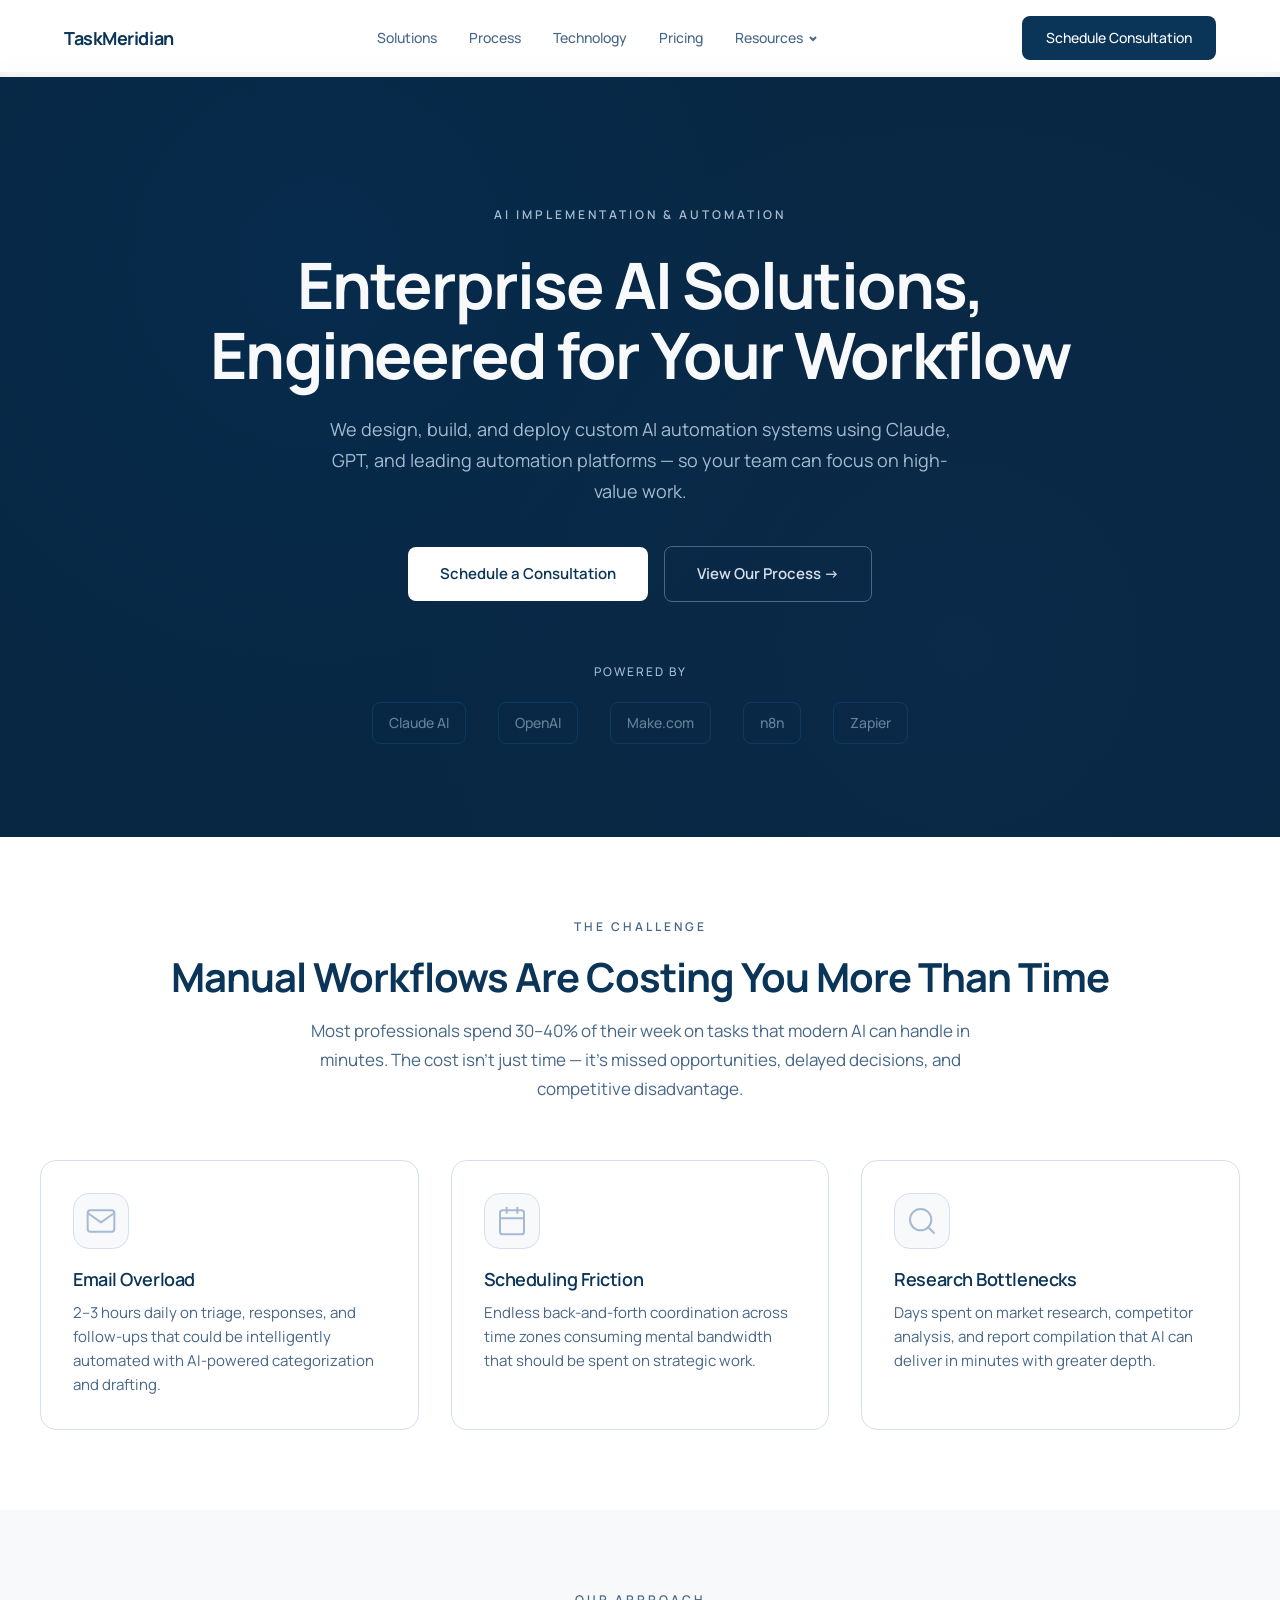
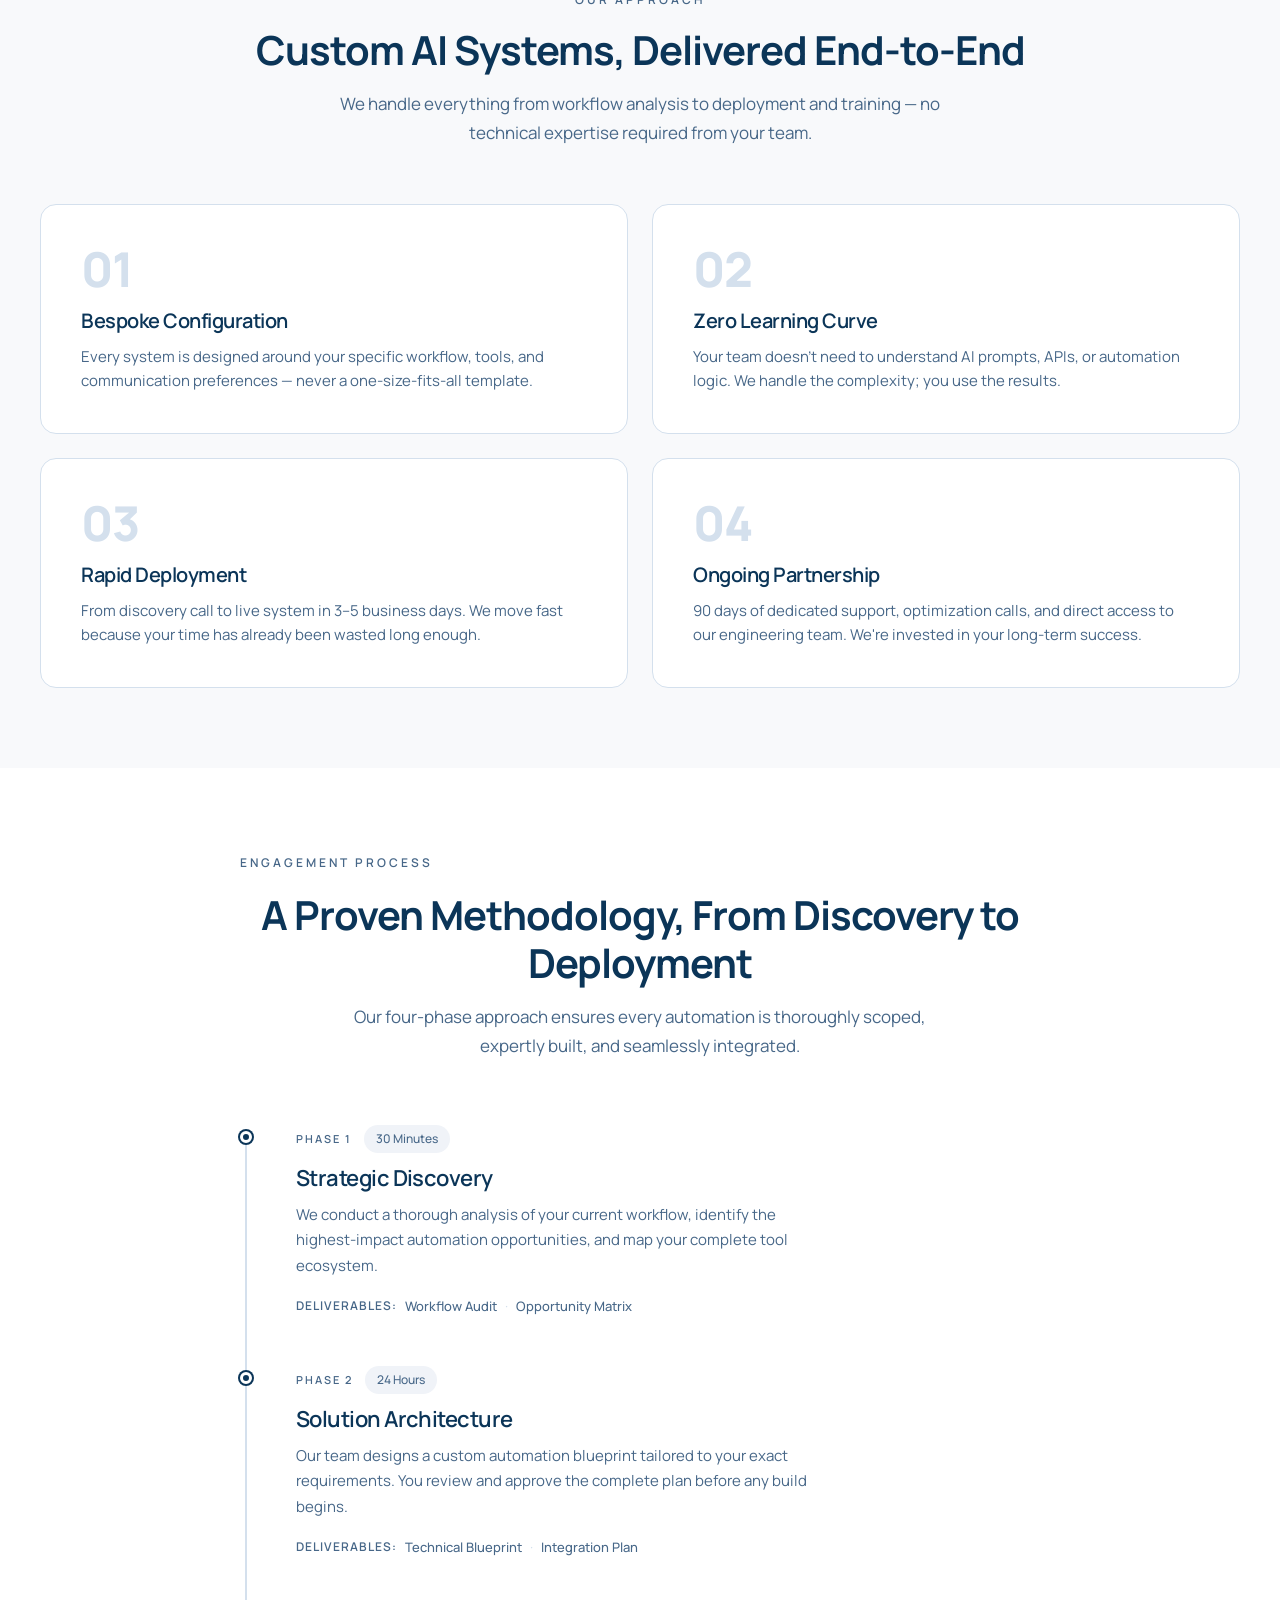
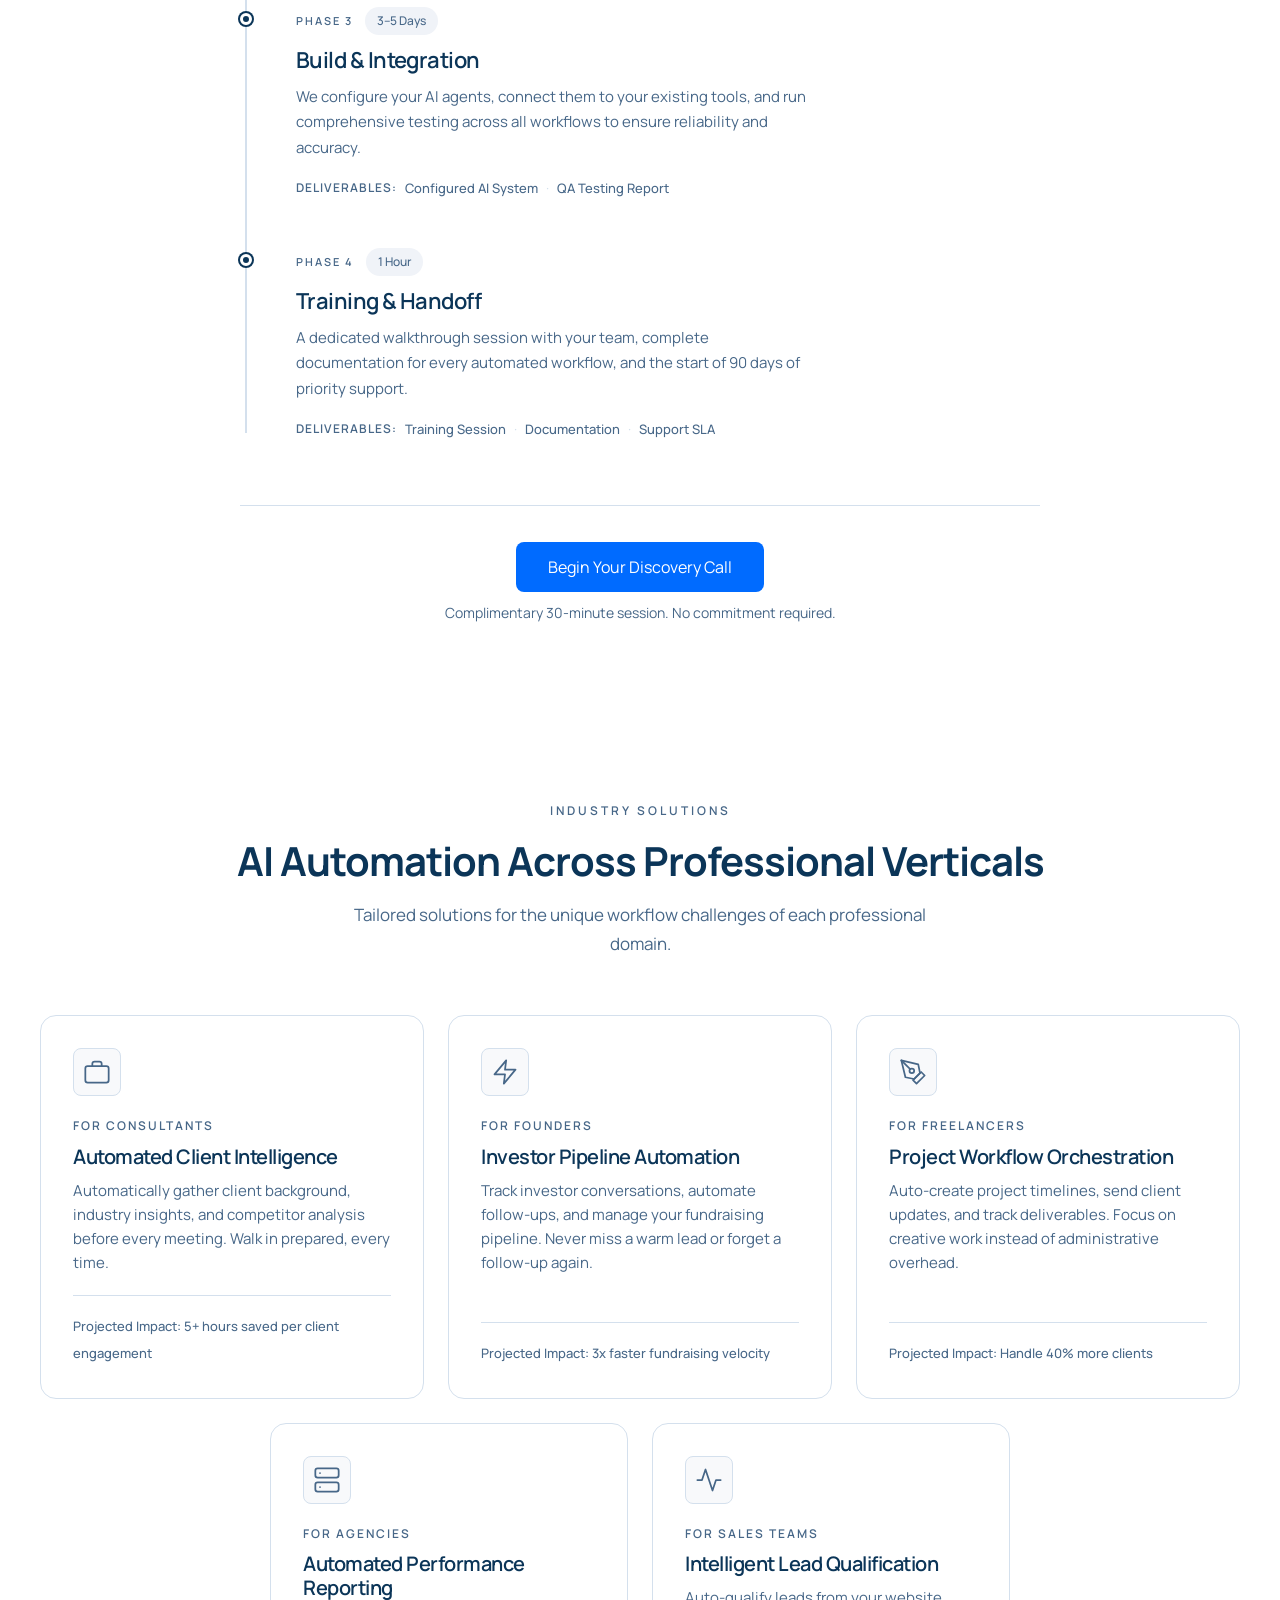
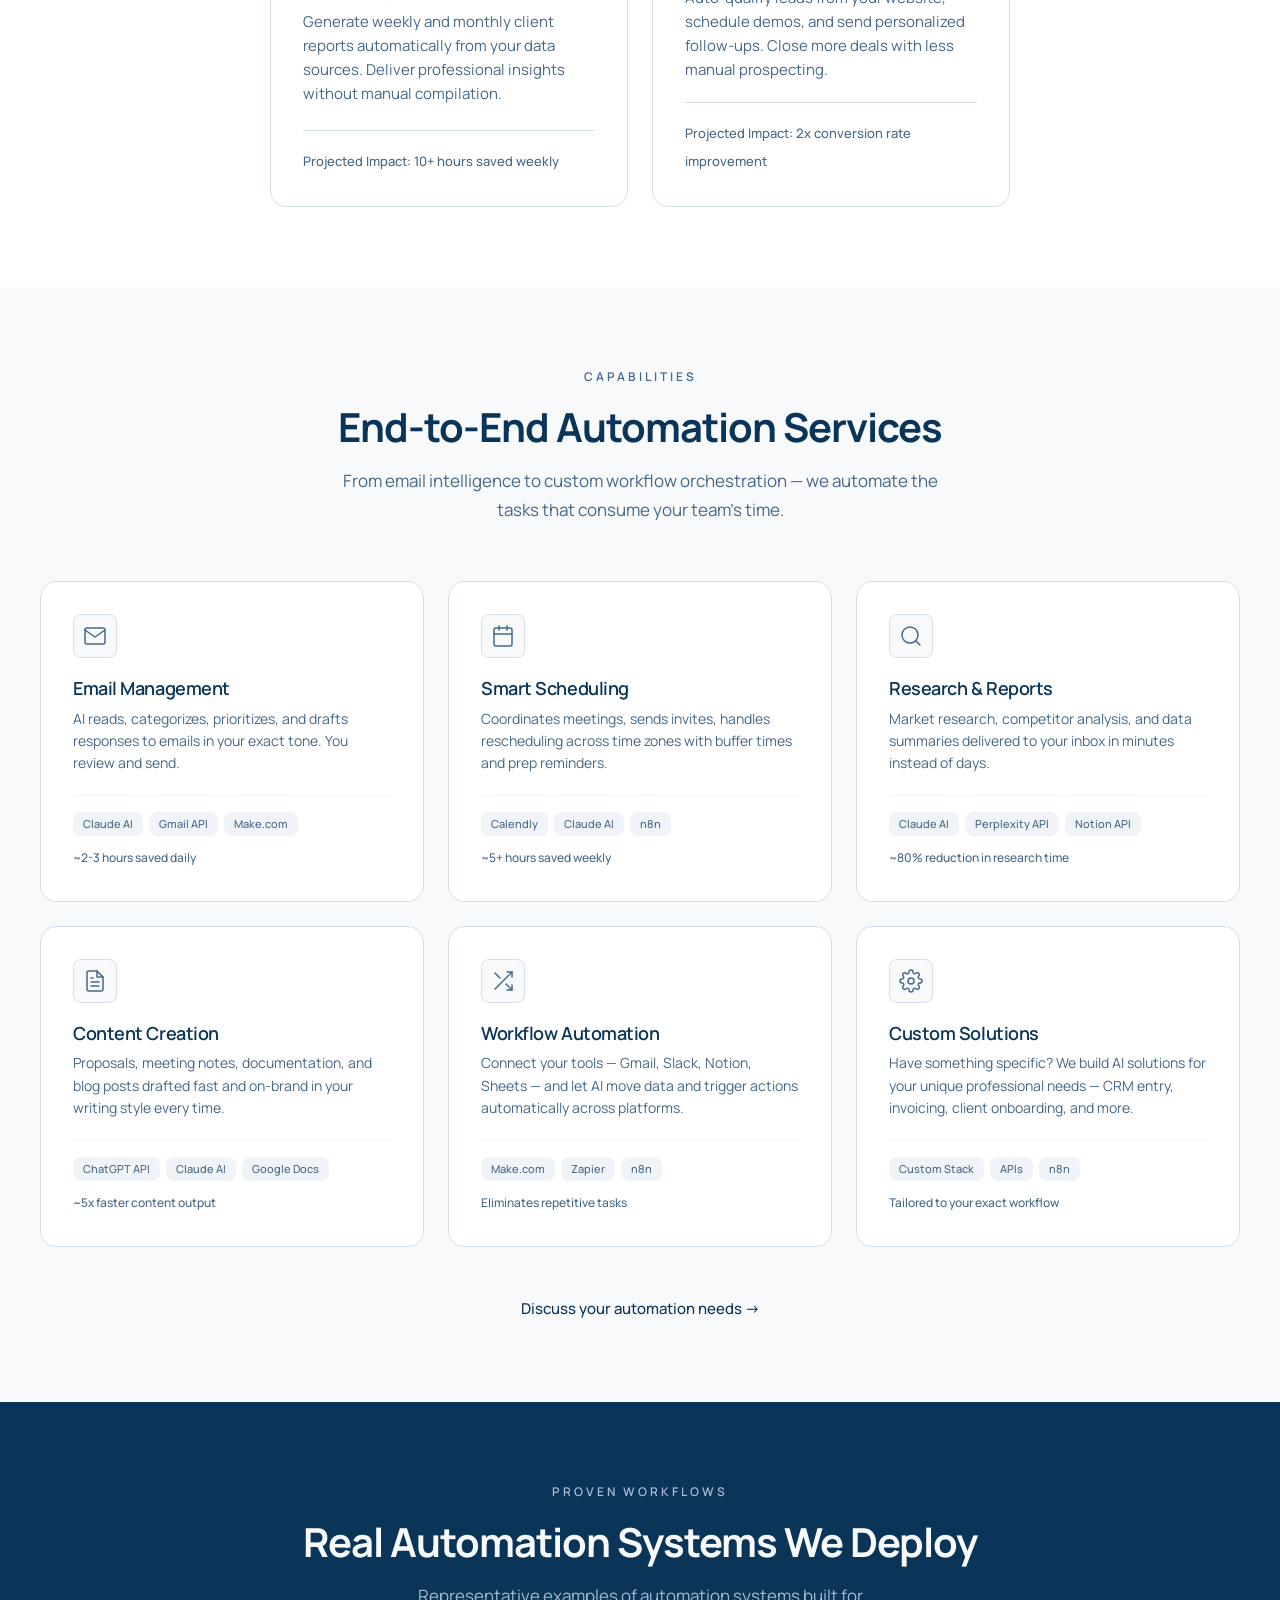
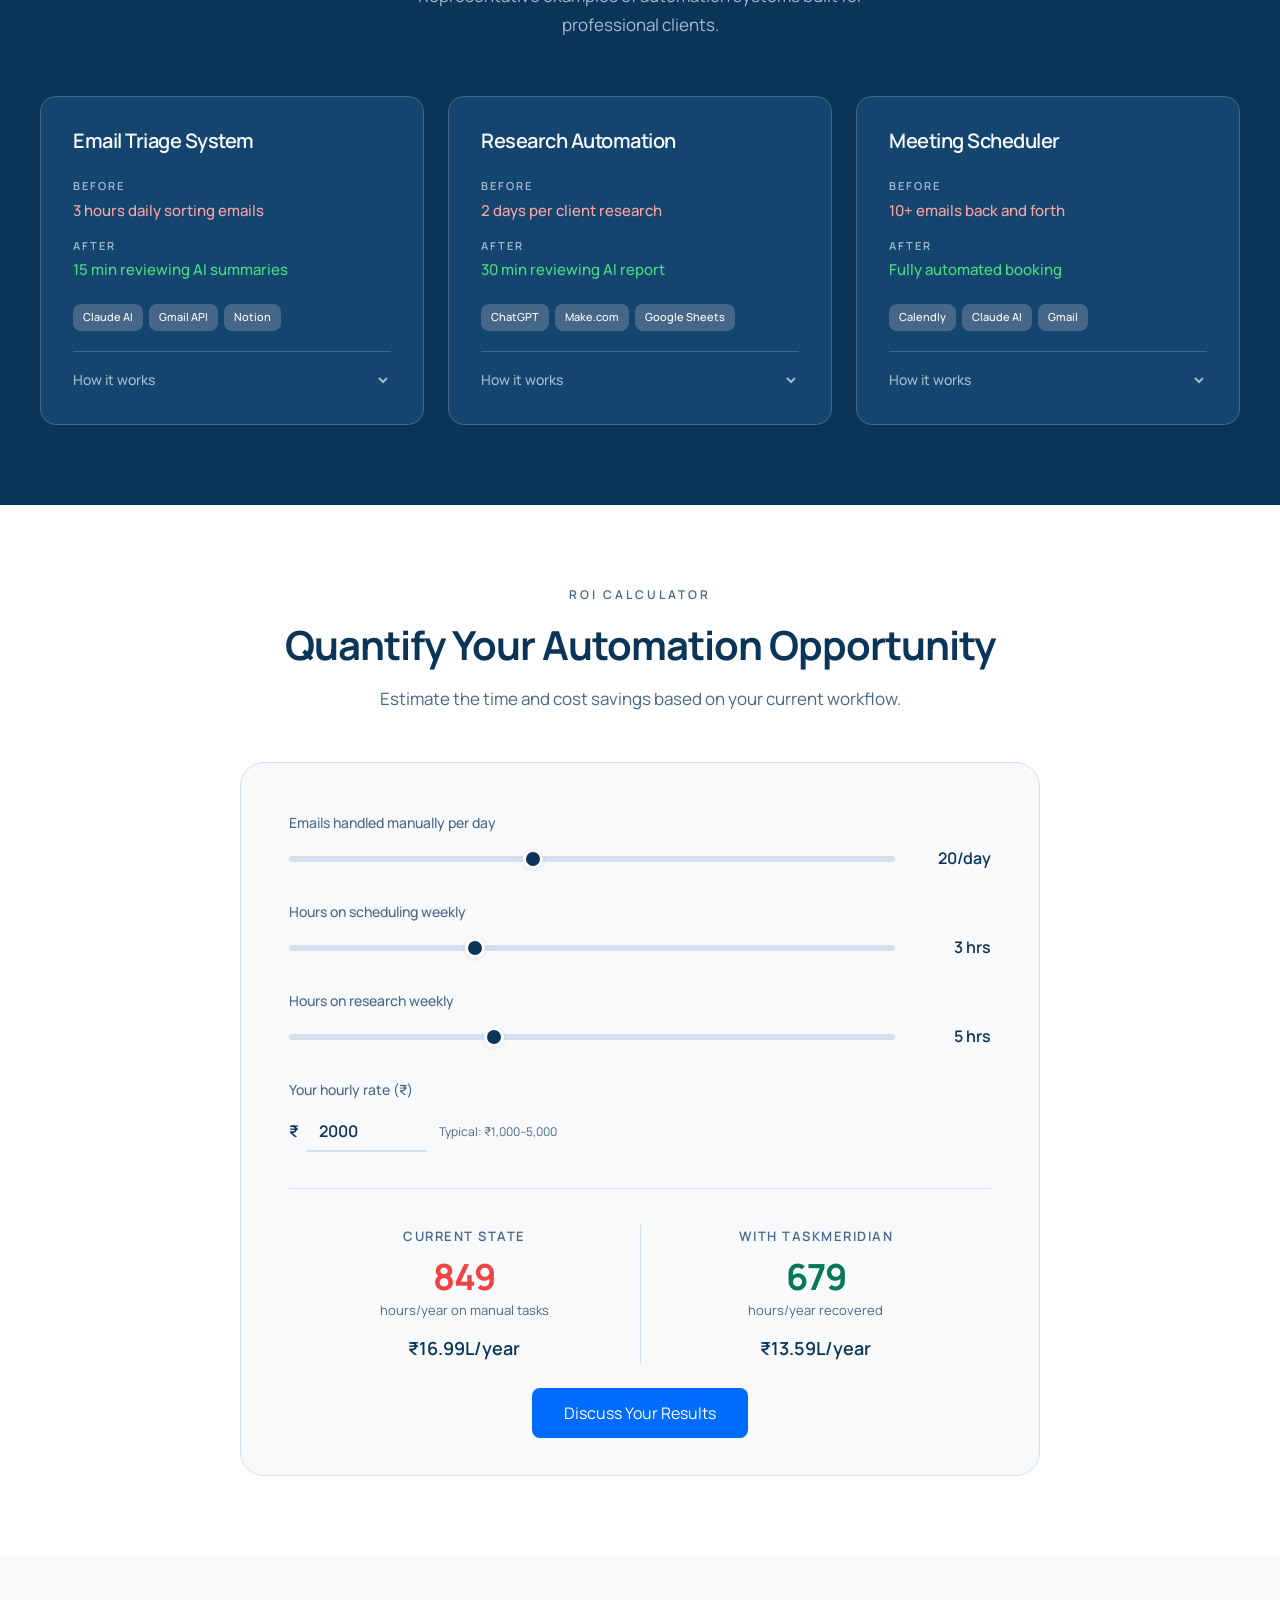
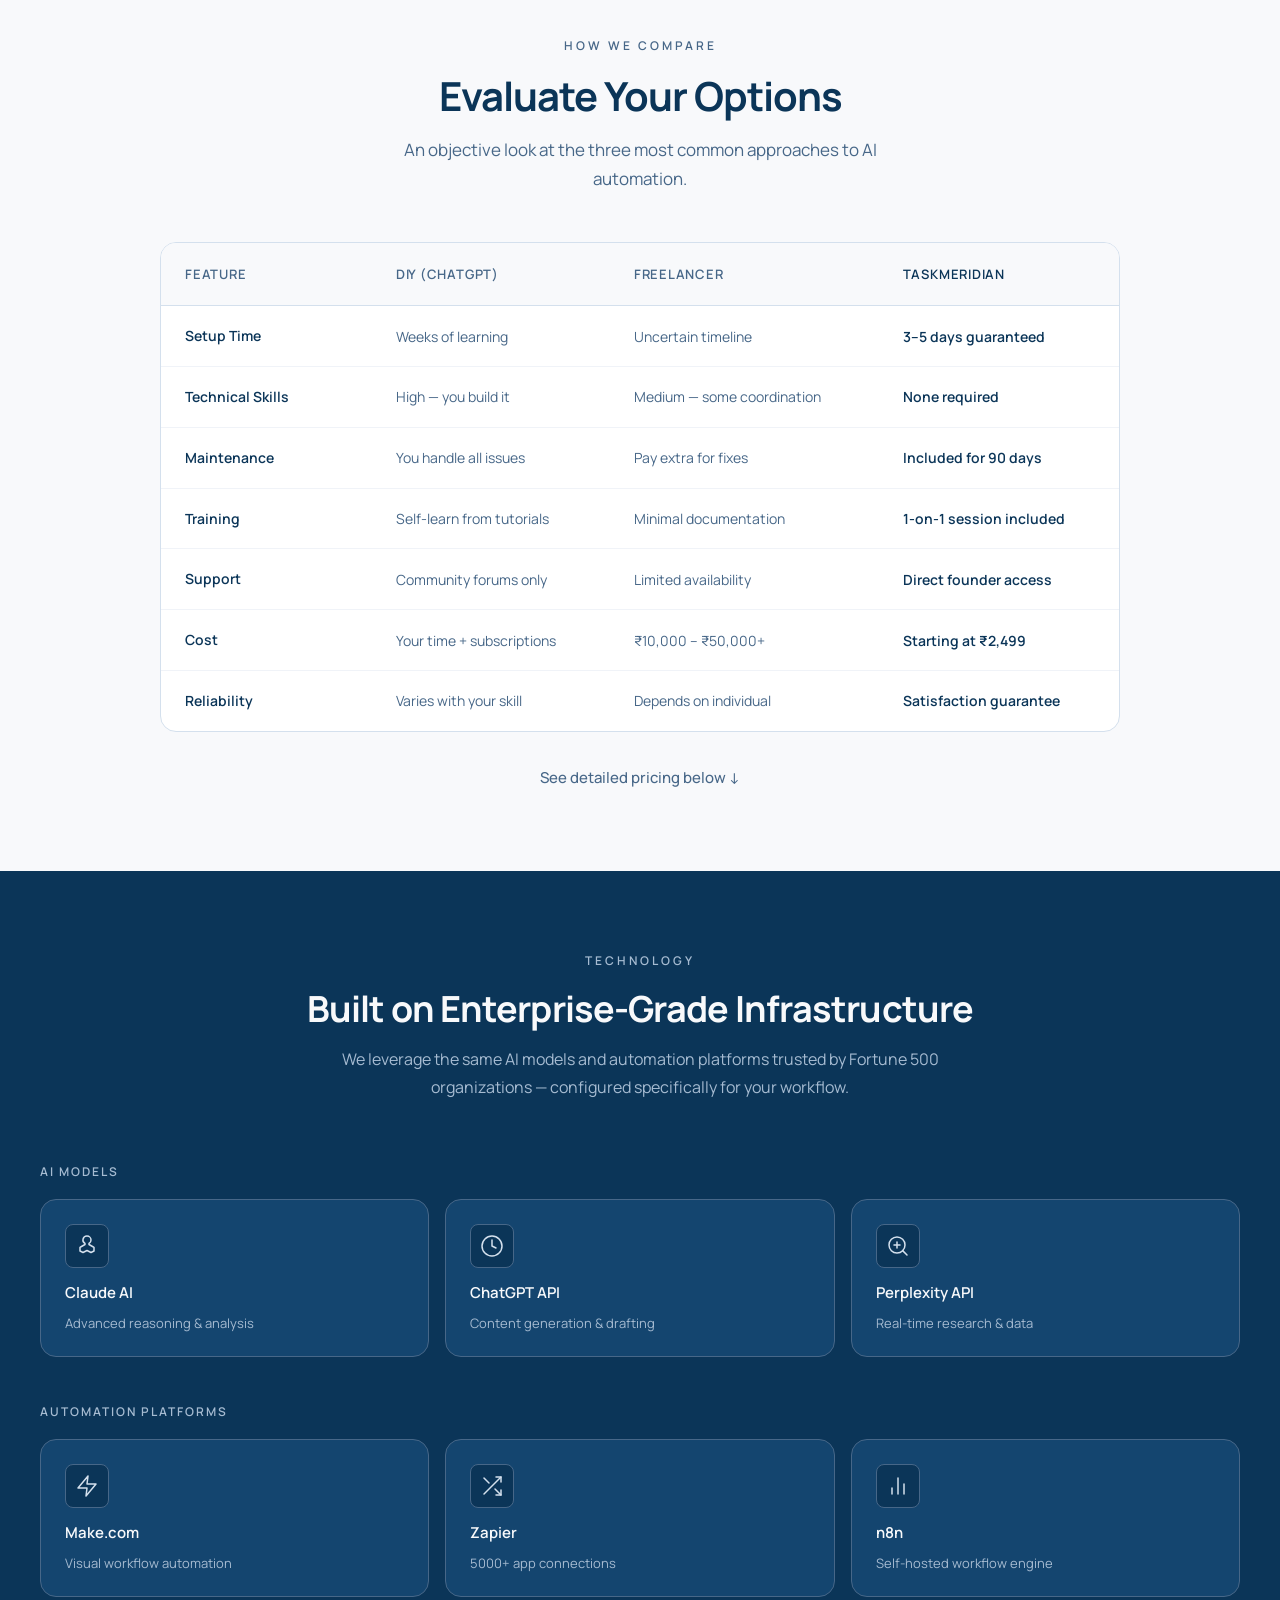
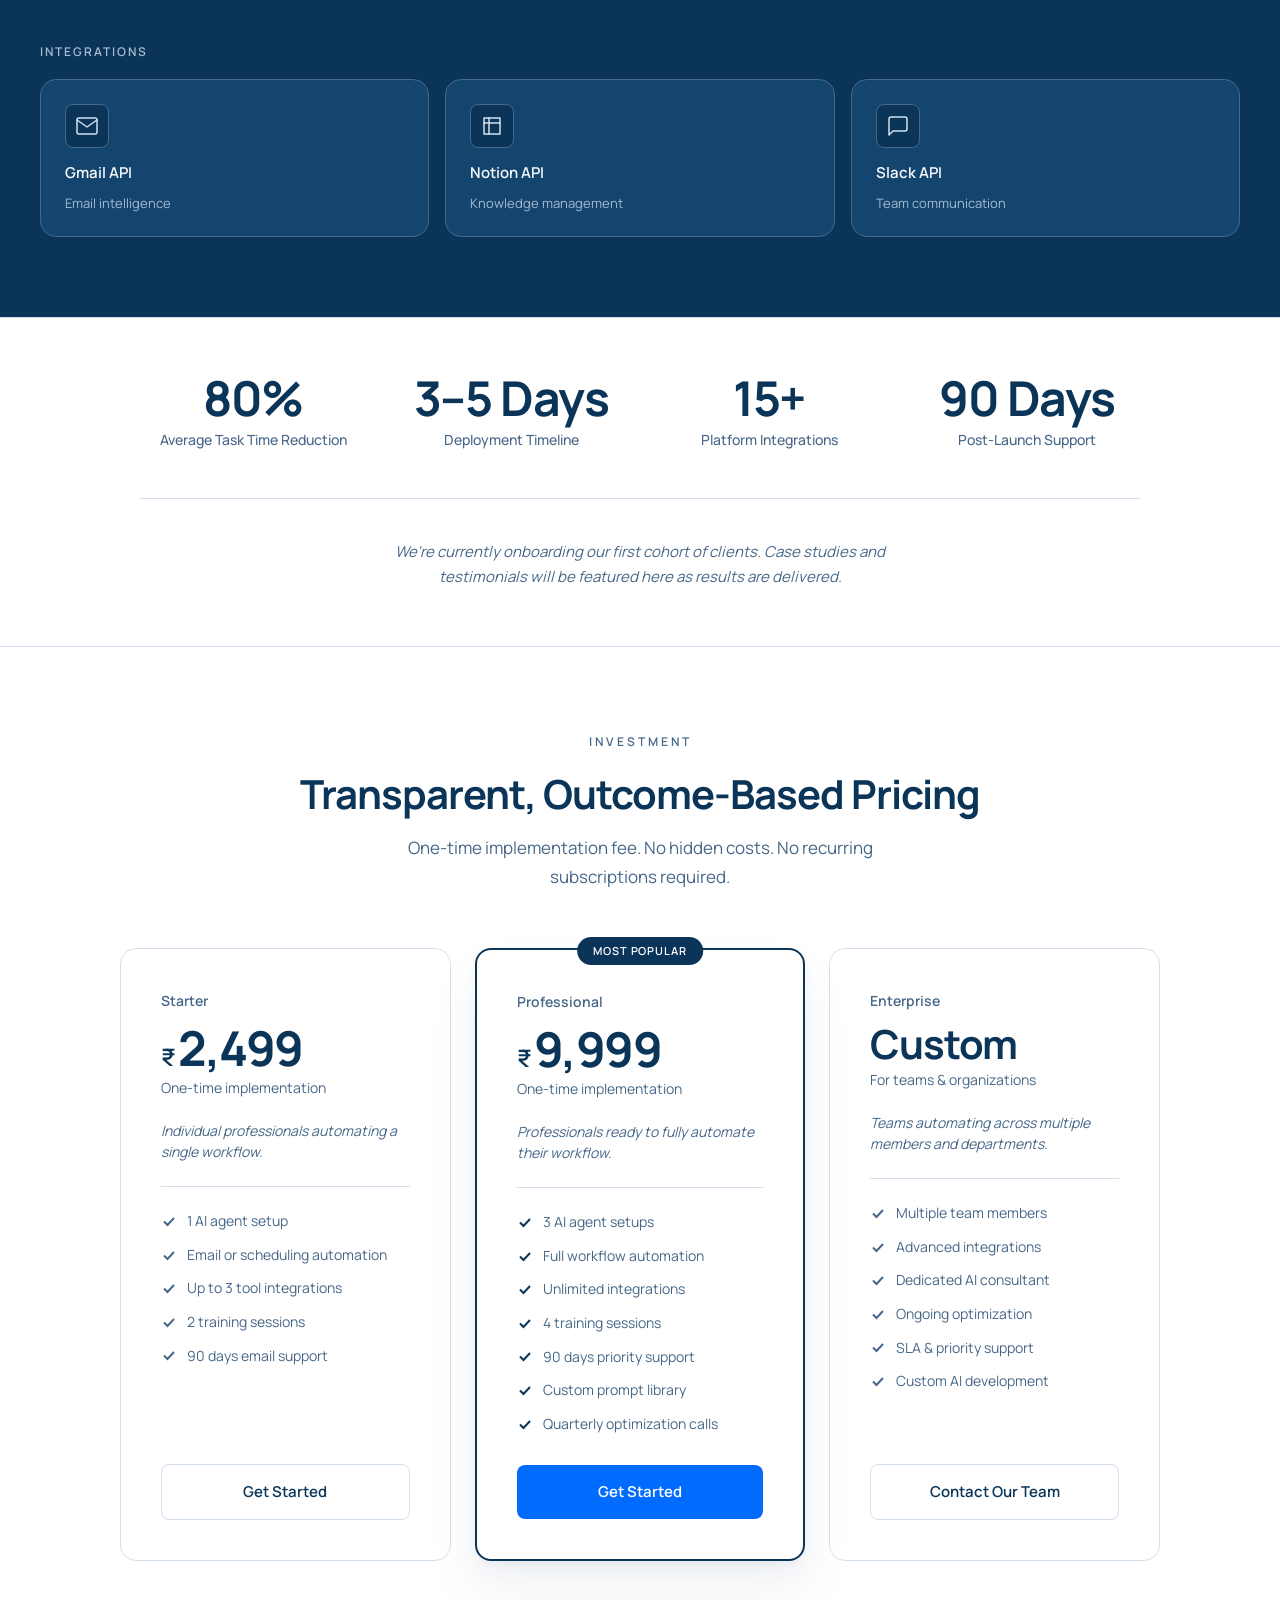
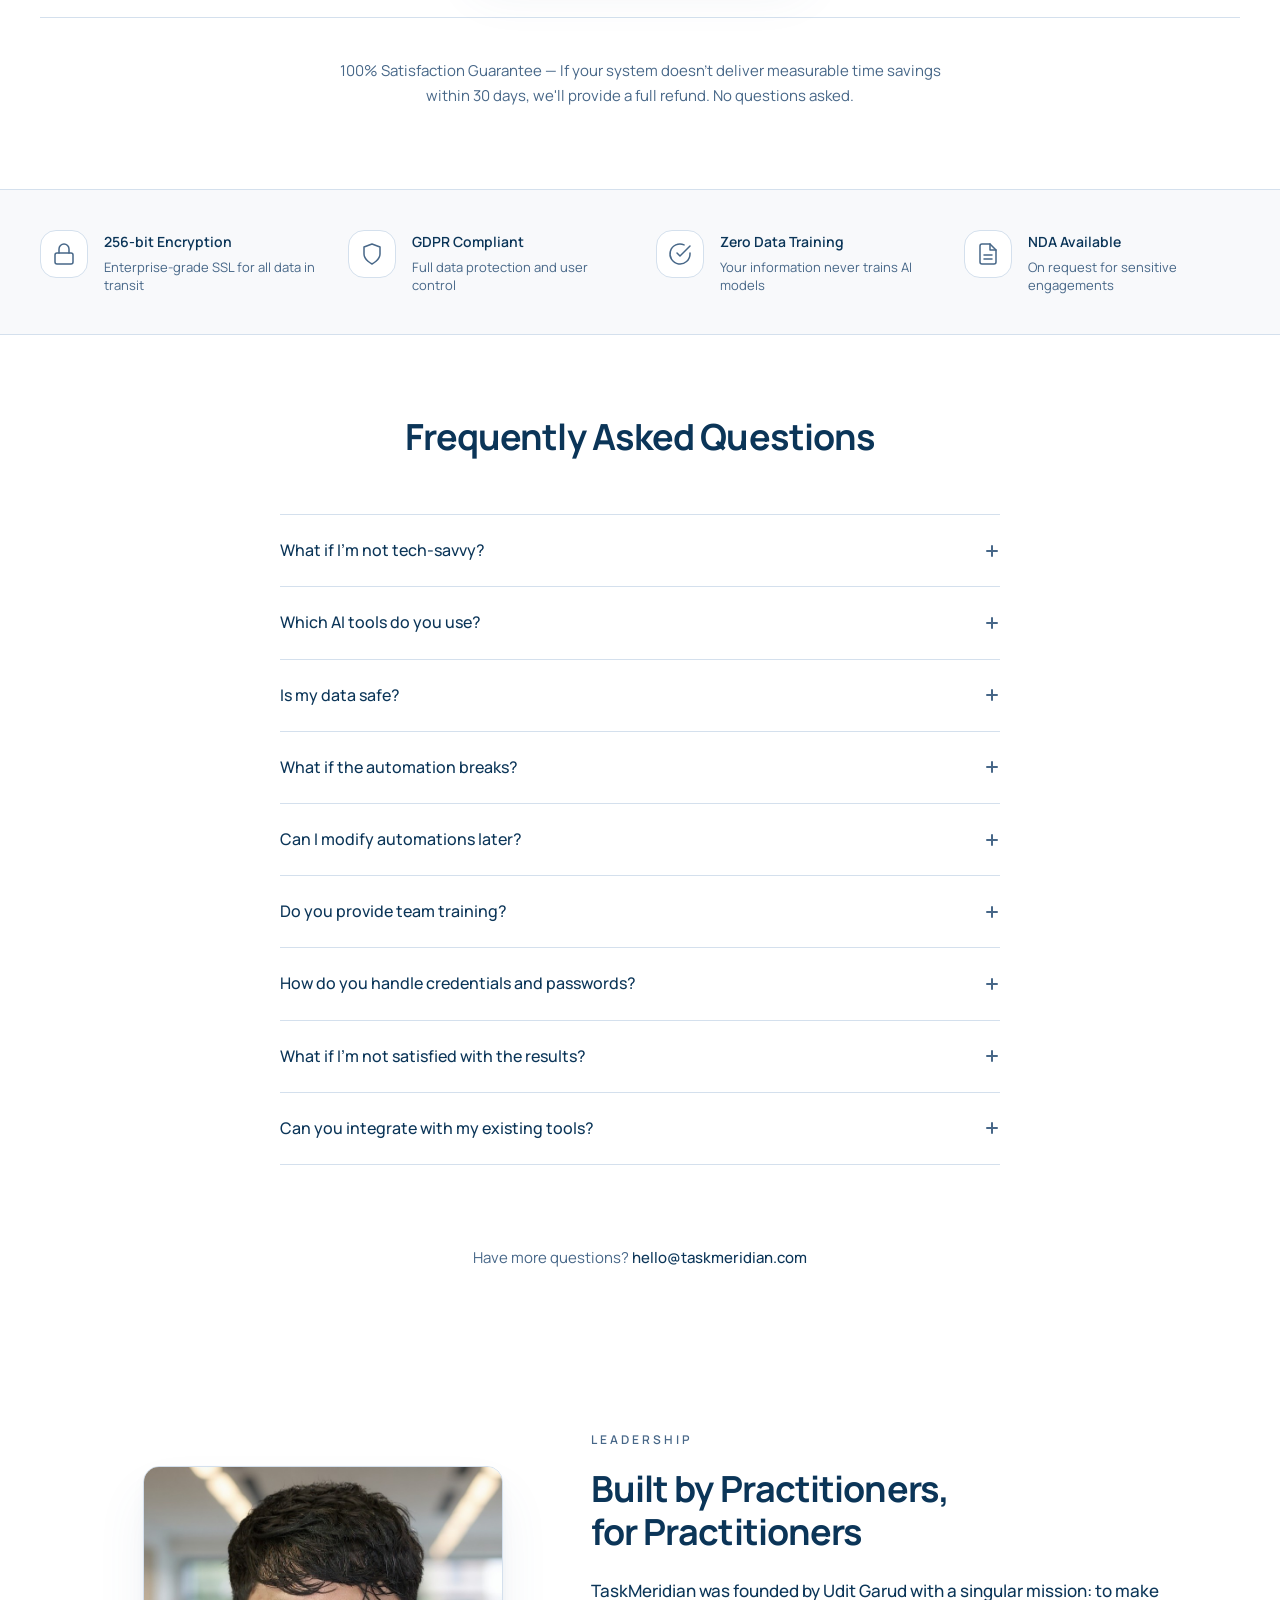
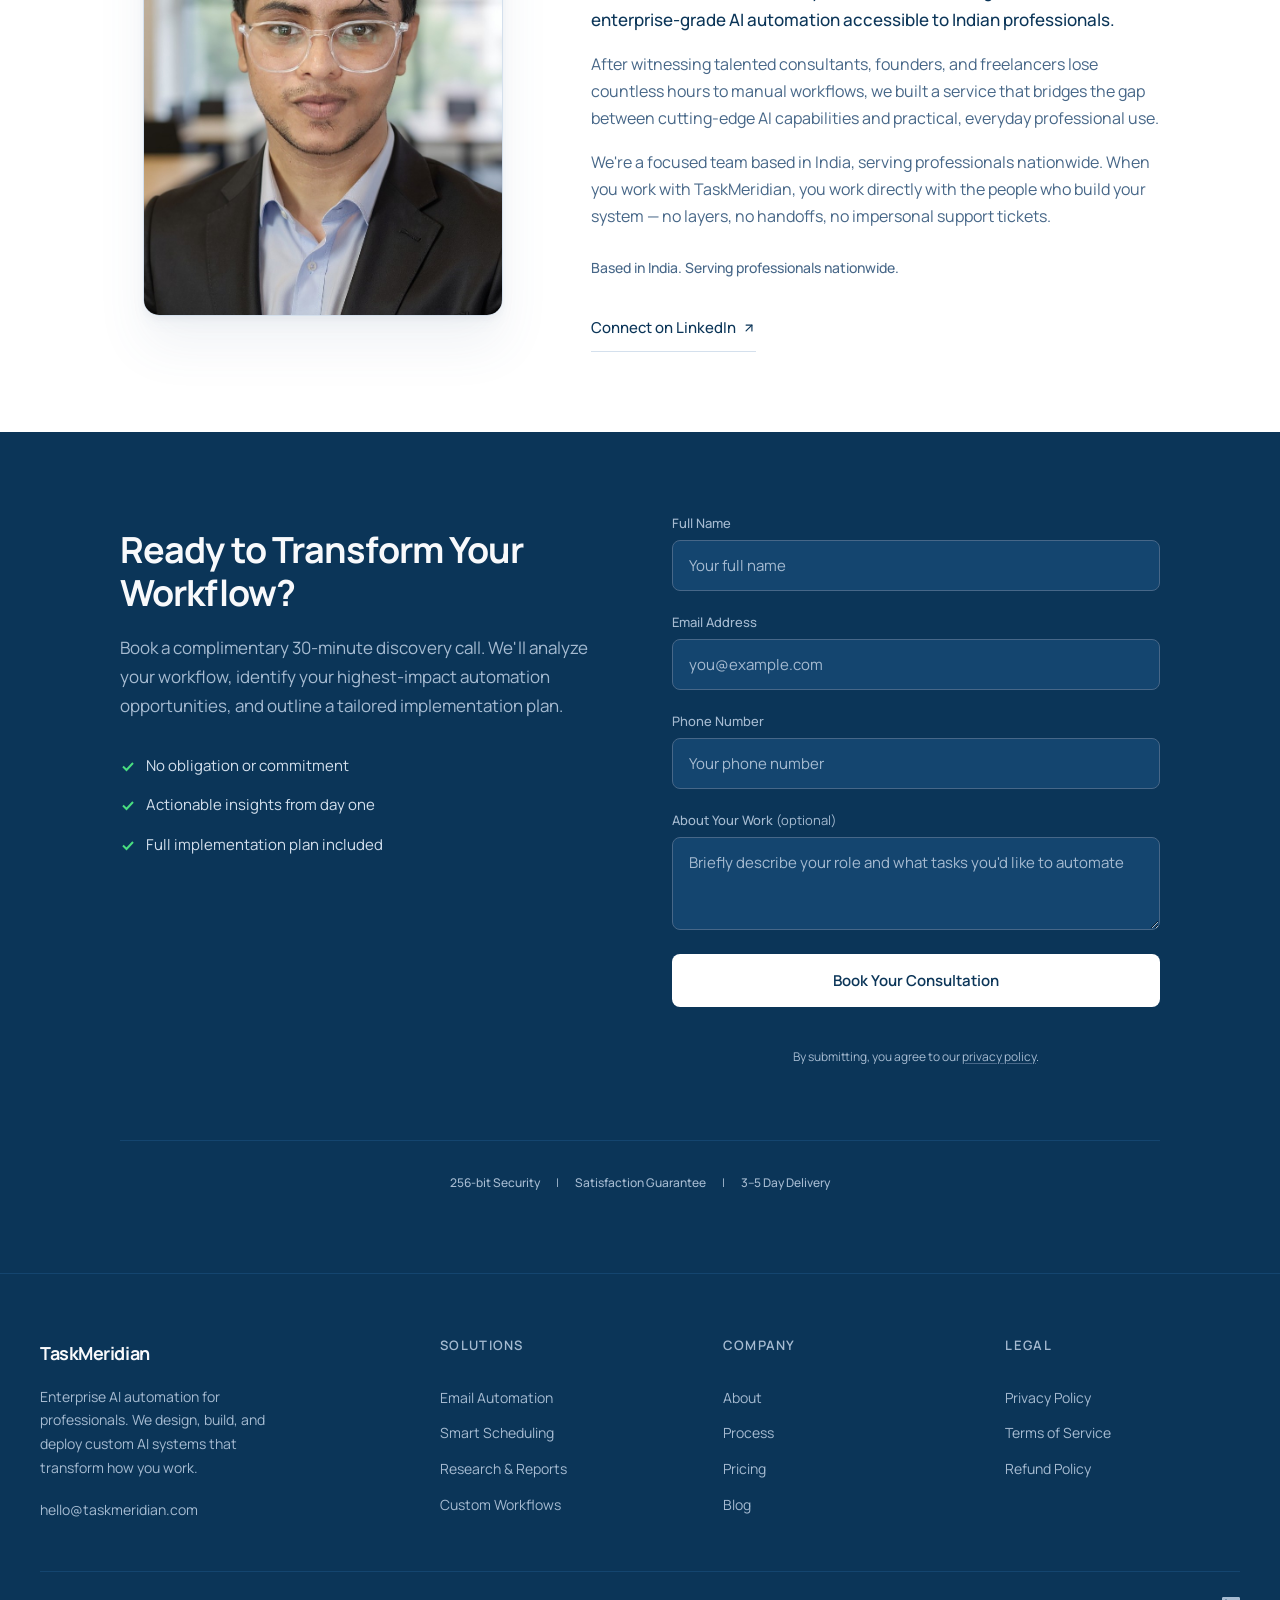
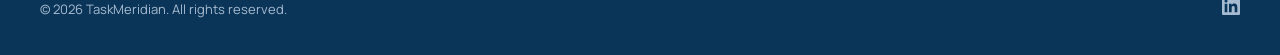
<file: index.html>
<!DOCTYPE html>
<html lang="en">
<head>
    <meta charset="UTF-8">
    <meta name="viewport" content="width=device-width, initial-scale=1.0">
    <title>TaskMeridian | AI Automation & Implementation Services for Professionals</title>
    <meta name="description" content="TaskMeridian designs and deploys custom AI automation systems using Claude, GPT, and leading platforms. Enterprise-grade solutions for consultants, founders, and professional teams across India.">
    <meta name="keywords" content="AI automation, AI agents, workflow automation, Claude AI, Make.com, n8n, AI consultancy India, professional automation services">
    <meta name="author" content="TaskMeridian">
    <meta name="robots" content="index, follow">
    <link rel="canonical" href="https://taskmeridian.com/">
    
    <!-- Favicon -->
    <link rel="icon" href="data:image/svg+xml,<svg xmlns='http://www.w3.org/2000/svg' viewBox='0 0 100 100'><circle cx='50' cy='50' r='45' fill='%230b3558'/><text x='50' y='65' text-anchor='middle' fill='white' font-size='45' font-family='system-ui'>T</text></svg>">
    
    <!-- Open Graph / Social Media -->
    <meta property="og:type" content="website">
    <meta property="og:title" content="TaskMeridian — Enterprise AI Automation for Professionals">
    <meta property="og:description" content="We design, build, and deploy custom AI automation systems. Enterprise-grade solutions for consultants, founders, and professional teams across India.">
    <meta property="og:image" content="https://taskmeridian.com/og-image.jpg">
    <meta property="og:url" content="https://taskmeridian.com">
    <meta property="og:site_name" content="TaskMeridian">
    <meta property="og:locale" content="en_IN">
    
    <!-- Twitter -->
    <meta name="twitter:card" content="summary_large_image">
    <meta name="twitter:title" content="TaskMeridian — Enterprise AI Automation">
    <meta name="twitter:description" content="Custom AI automation systems for professionals. From email intelligence to workflow orchestration.">
    
    <!-- Preload critical resources -->
    <link rel="preload" href="founder.jpg" as="image">
    <!-- DNS prefetch for third-party domains -->
    <link rel="dns-prefetch" href="https://fonts.googleapis.com">
    <link rel="dns-prefetch" href="https://fonts.gstatic.com">
    <link rel="dns-prefetch" href="https://www.googletagmanager.com">
    <link rel="dns-prefetch" href="https://www.clarity.ms">
    <!-- Preconnect to frequently used origins -->
    <link rel="preconnect" href="https://fonts.googleapis.com" crossorigin>
    <link rel="preconnect" href="https://fonts.gstatic.com" crossorigin>
    <link href="https://fonts.googleapis.com/css2?family=Manrope:wght@400;500;600;700;800&display=swap" rel="stylesheet">
    <link rel="stylesheet" href="styles.css">
    
    <!-- Schema Markup -->
    <script type="application/ld+json">
    {
        "@context": "https://schema.org",
        "@type": "ProfessionalService",
        "name": "TaskMeridian",
        "description": "AI automation implementation services for professionals. We design, build, and deploy custom AI systems using Claude, GPT, and leading automation platforms.",
        "url": "https://taskmeridian.com",
        "areaServed": {
            "@type": "Country",
            "name": "India"
        },
        "serviceType": ["AI Automation Consulting", "Workflow Automation", "AI Agent Development"],
        "founder": {
            "@type": "Person",
            "name": "Udit Garud"
        },
        "contactPoint": {
            "@type": "ContactPoint",
            "email": "hello@taskmeridian.com",
            "contactType": "sales"
        },
        "priceRange": "₹2,499 - ₹9,999"
    }
    </script>
    
    <!-- FAQPage Schema -->
    <script type="application/ld+json">
    {
        "@context": "https://schema.org",
        "@type": "FAQPage",
        "mainEntity": [
            {
                "@type": "Question",
                "name": "What if I'm not tech-savvy?",
                "acceptedAnswer": {
                    "@type": "Answer",
                    "text": "Perfect! You're our ideal client. We specifically designed our service for busy professionals who don't have time to learn tech. You describe your problem in plain English, we build the solution."
                }
            },
            {
                "@type": "Question",
                "name": "How long until my AI is working?",
                "acceptedAnswer": {
                    "@type": "Answer",
                    "text": "Most clients have their AI system up and running within 3-5 business days after our discovery call."
                }
            },
            {
                "@type": "Question",
                "name": "Is my data safe?",
                "acceptedAnswer": {
                    "@type": "Answer",
                    "text": "Absolutely. We implement multiple layers of security: 256-bit SSL encryption, secure API key storage, and isolated environments per client. Your data is never used to train AI models."
                }
            }
        ]
    }
    </script>
</head>
<body>
    <!-- Navigation -->
    <nav class="navbar">
        <div class="nav-container">
            <a href="#" class="nav-logo">TaskMeridian</a>
            <div class="nav-links">
                <a href="#solutions">Solutions</a>
                <a href="#process">Process</a>
                <a href="#technology">Technology</a>
                <a href="#pricing">Pricing</a>
                <div class="nav-dropdown">
                    <a href="#" class="dropdown-trigger">Resources <svg width="12" height="12" viewBox="0 0 12 12" fill="none" stroke="currentColor" stroke-width="2"><path d="M3 5l3 3 3-3"/></svg></a>
                    <div class="dropdown-menu">
                        <a href="blog.html">Blog</a>
                        <a href="case-studies.html">Case Studies</a>
                        <a href="resources.html">Tools & Templates</a>
                    </div>
                </div>
            </div>
            <a href="#book" class="nav-cta">Schedule Consultation</a>
            <button class="nav-hamburger" aria-label="Menu">
                <span></span><span></span><span></span>
            </button>
        </div>
    </nav>

    <!-- Hero -->
    <section class="hero" id="hero">
        <div class="hero-container">
            <div class="hero-content">
                <span class="hero-eyebrow">AI Implementation & Automation</span>
                <h1 class="hero-headline">Enterprise AI Solutions,<br>Engineered for Your Workflow</h1>
                <p class="hero-subheadline">We design, build, and deploy custom AI automation systems using Claude, GPT, and leading automation platforms — so your team can focus on high-value work.</p>
                <div class="hero-cta-row">
                    <a href="#book" class="hero-cta-primary">Schedule a Consultation</a>
                    <a href="#process" class="hero-cta-secondary">View Our Process →</a>
                </div>
            </div>
            <div class="hero-trust-bar">
                <span class="hero-trust-label">Powered by</span>
                <div class="hero-trust-logos">
                    <span class="trust-logo-item">Claude AI</span>
                    <span class="trust-logo-item">OpenAI</span>
                    <span class="trust-logo-item">Make.com</span>
                    <span class="trust-logo-item">n8n</span>
                    <span class="trust-logo-item">Zapier</span>
                </div>
            </div>
        </div>
        <div class="hero-bg-pattern"></div>
    </section>

    <!-- Problem Section -->
    <section class="problem" id="problem">
        <div class="problem-container">
            <span class="section-eyebrow">The Challenge</span>
            <h2 class="problem-headline">Manual Workflows Are Costing You More Than Time</h2>
            <p class="problem-subtext">Most professionals spend 30–40% of their week on tasks that modern AI can handle in minutes. The cost isn't just time — it's missed opportunities, delayed decisions, and competitive disadvantage.</p>

            <div class="problem-grid">
                <div class="problem-card">
                    <div class="problem-card-icon">
                        <svg width="32" height="32" viewBox="0 0 24 24" fill="none" stroke="#a6bbd1" stroke-width="1.5" stroke-linecap="round" stroke-linejoin="round">
                            <path d="M4 4h16c1.1 0 2 .9 2 2v12c0 1.1-.9 2-2 2H4c-1.1 0-2-.9-2-2V6c0-1.1.9-2 2-2z"/>
                            <polyline points="22,6 12,13 2,6"/>
                        </svg>
                    </div>
                    <h3 class="problem-card-title">Email Overload</h3>
                    <p class="problem-card-desc">2–3 hours daily on triage, responses, and follow-ups that could be intelligently automated with AI-powered categorization and drafting.</p>
                </div>

                <div class="problem-card">
                    <div class="problem-card-icon">
                        <svg width="32" height="32" viewBox="0 0 24 24" fill="none" stroke="#a6bbd1" stroke-width="1.5" stroke-linecap="round" stroke-linejoin="round">
                            <rect x="3" y="4" width="18" height="18" rx="2" ry="2"/>
                            <line x1="16" y1="2" x2="16" y2="6"/>
                            <line x1="8" y1="2" x2="8" y2="6"/>
                            <line x1="3" y1="10" x2="21" y2="10"/>
                        </svg>
                    </div>
                    <h3 class="problem-card-title">Scheduling Friction</h3>
                    <p class="problem-card-desc">Endless back-and-forth coordination across time zones consuming mental bandwidth that should be spent on strategic work.</p>
                </div>

                <div class="problem-card">
                    <div class="problem-card-icon">
                        <svg width="32" height="32" viewBox="0 0 24 24" fill="none" stroke="#a6bbd1" stroke-width="1.5" stroke-linecap="round" stroke-linejoin="round">
                            <circle cx="11" cy="11" r="8"/>
                            <line x1="21" y1="21" x2="16.65" y2="16.65"/>
                        </svg>
                    </div>
                    <h3 class="problem-card-title">Research Bottlenecks</h3>
                    <p class="problem-card-desc">Days spent on market research, competitor analysis, and report compilation that AI can deliver in minutes with greater depth.</p>
                </div>
            </div>
        </div>
    </section>

    <!-- Solution Section -->
    <section class="solution" id="solutions">
        <div class="solution-container">
            <span class="section-eyebrow">Our Approach</span>
            <h2 class="solution-headline">Custom AI Systems, Delivered End-to-End</h2>
            <p class="solution-subtext">We handle everything from workflow analysis to deployment and training — no technical expertise required from your team.</p>

            <div class="solution-grid">
                <div class="solution-card">
                    <span class="solution-card-number">01</span>
                    <h3 class="solution-card-title">Bespoke Configuration</h3>
                    <p class="solution-card-desc">Every system is designed around your specific workflow, tools, and communication preferences — never a one-size-fits-all template.</p>
                </div>

                <div class="solution-card">
                    <span class="solution-card-number">02</span>
                    <h3 class="solution-card-title">Zero Learning Curve</h3>
                    <p class="solution-card-desc">Your team doesn't need to understand AI prompts, APIs, or automation logic. We handle the complexity; you use the results.</p>
                </div>

                <div class="solution-card">
                    <span class="solution-card-number">03</span>
                    <h3 class="solution-card-title">Rapid Deployment</h3>
                    <p class="solution-card-desc">From discovery call to live system in 3–5 business days. We move fast because your time has already been wasted long enough.</p>
                </div>

                <div class="solution-card">
                    <span class="solution-card-number">04</span>
                    <h3 class="solution-card-title">Ongoing Partnership</h3>
                    <p class="solution-card-desc">90 days of dedicated support, optimization calls, and direct access to our engineering team. We're invested in your long-term success.</p>
                </div>
            </div>
        </div>
    </section>

    <!-- Process Timeline -->
    <section class="process-timeline" id="process">
        <div class="process-timeline-container">
            <span class="section-eyebrow">Engagement Process</span>
            <h2 class="process-timeline-headline">A Proven Methodology, From Discovery to Deployment</h2>
            <p class="process-timeline-subtext">Our four-phase approach ensures every automation is thoroughly scoped, expertly built, and seamlessly integrated.</p>

            <div class="timeline">
                <div class="timeline-line"></div>

                <div class="timeline-item">
                    <div class="timeline-dot"></div>
                    <div class="timeline-content">
                        <div class="timeline-meta">
                            <span class="timeline-phase">Phase 1</span>
                            <span class="timeline-duration">30 Minutes</span>
                        </div>
                        <h3 class="timeline-title">Strategic Discovery</h3>
                        <p class="timeline-description">We conduct a thorough analysis of your current workflow, identify the highest-impact automation opportunities, and map your complete tool ecosystem.</p>
                        <div class="timeline-deliverables">
                            <span class="timeline-deliverable-label">Deliverables:</span>
                            <span class="timeline-deliverable">Workflow Audit</span>
                            <span class="timeline-deliverable-separator">&middot;</span>
                            <span class="timeline-deliverable">Opportunity Matrix</span>
                        </div>
                    </div>
                </div>

                <div class="timeline-item">
                    <div class="timeline-dot"></div>
                    <div class="timeline-content">
                        <div class="timeline-meta">
                            <span class="timeline-phase">Phase 2</span>
                            <span class="timeline-duration">24 Hours</span>
                        </div>
                        <h3 class="timeline-title">Solution Architecture</h3>
                        <p class="timeline-description">Our team designs a custom automation blueprint tailored to your exact requirements. You review and approve the complete plan before any build begins.</p>
                        <div class="timeline-deliverables">
                            <span class="timeline-deliverable-label">Deliverables:</span>
                            <span class="timeline-deliverable">Technical Blueprint</span>
                            <span class="timeline-deliverable-separator">&middot;</span>
                            <span class="timeline-deliverable">Integration Plan</span>
                        </div>
                    </div>
                </div>

                <div class="timeline-item">
                    <div class="timeline-dot"></div>
                    <div class="timeline-content">
                        <div class="timeline-meta">
                            <span class="timeline-phase">Phase 3</span>
                            <span class="timeline-duration">3–5 Days</span>
                        </div>
                        <h3 class="timeline-title">Build & Integration</h3>
                        <p class="timeline-description">We configure your AI agents, connect them to your existing tools, and run comprehensive testing across all workflows to ensure reliability and accuracy.</p>
                        <div class="timeline-deliverables">
                            <span class="timeline-deliverable-label">Deliverables:</span>
                            <span class="timeline-deliverable">Configured AI System</span>
                            <span class="timeline-deliverable-separator">&middot;</span>
                            <span class="timeline-deliverable">QA Testing Report</span>
                        </div>
                    </div>
                </div>

                <div class="timeline-item">
                    <div class="timeline-dot"></div>
                    <div class="timeline-content">
                        <div class="timeline-meta">
                            <span class="timeline-phase">Phase 4</span>
                            <span class="timeline-duration">1 Hour</span>
                        </div>
                        <h3 class="timeline-title">Training & Handoff</h3>
                        <p class="timeline-description">A dedicated walkthrough session with your team, complete documentation for every automated workflow, and the start of 90 days of priority support.</p>
                        <div class="timeline-deliverables">
                            <span class="timeline-deliverable-label">Deliverables:</span>
                            <span class="timeline-deliverable">Training Session</span>
                            <span class="timeline-deliverable-separator">&middot;</span>
                            <span class="timeline-deliverable">Documentation</span>
                            <span class="timeline-deliverable-separator">&middot;</span>
                            <span class="timeline-deliverable">Support SLA</span>
                        </div>
                    </div>
                </div>
            </div>

            <div class="process-timeline-cta">
                <a href="#book" class="btn-primary">Begin Your Discovery Call</a>
                <p class="process-timeline-cta-note">Complimentary 30-minute session. No commitment required.</p>
            </div>
        </div>
    </section>

    <!-- Use Cases Section -->
    <section class="use-cases">
        <div class="use-cases-container">
            <span class="section-eyebrow">Industry Solutions</span>
            <h2 class="use-cases-headline">AI Automation Across Professional Verticals</h2>
            <p class="use-cases-subtext">Tailored solutions for the unique workflow challenges of each professional domain.</p>

            <div class="use-cases-grid">
                <div class="use-case-card">
                    <div class="use-case-icon">
                        <svg width="28" height="28" viewBox="0 0 24 24" fill="none" stroke="#476788" stroke-width="1.5" stroke-linecap="round" stroke-linejoin="round">
                            <rect x="2" y="7" width="20" height="14" rx="2" ry="2"/><path d="M16 7V5a2 2 0 0 0-2-2h-4a2 2 0 0 0-2 2v2"/>
                        </svg>
                    </div>
                    <span class="use-case-category">For Consultants</span>
                    <h3 class="use-case-title">Automated Client Intelligence</h3>
                    <p class="use-case-desc">Automatically gather client background, industry insights, and competitor analysis before every meeting. Walk in prepared, every time.</p>
                    <div class="use-case-impact">
                        <span class="use-case-impact-text">Projected Impact: 5+ hours saved per client engagement</span>
                    </div>
                </div>

                <div class="use-case-card">
                    <div class="use-case-icon">
                        <svg width="28" height="28" viewBox="0 0 24 24" fill="none" stroke="#476788" stroke-width="1.5" stroke-linecap="round" stroke-linejoin="round">
                            <polygon points="13 2 3 14 12 14 11 22 21 10 12 10 13 2"/>
                        </svg>
                    </div>
                    <span class="use-case-category">For Founders</span>
                    <h3 class="use-case-title">Investor Pipeline Automation</h3>
                    <p class="use-case-desc">Track investor conversations, automate follow-ups, and manage your fundraising pipeline. Never miss a warm lead or forget a follow-up again.</p>
                    <div class="use-case-impact">
                        <span class="use-case-impact-text">Projected Impact: 3x faster fundraising velocity</span>
                    </div>
                </div>

                <div class="use-case-card">
                    <div class="use-case-icon">
                        <svg width="28" height="28" viewBox="0 0 24 24" fill="none" stroke="#476788" stroke-width="1.5" stroke-linecap="round" stroke-linejoin="round">
                            <path d="M12 19l7-7 3 3-7 7-3-3z"/><path d="M18 13l-1.5-7.5L2 2l3.5 14.5L13 18l5-5z"/><path d="M2 2l7.586 7.586"/><circle cx="11" cy="11" r="2"/>
                        </svg>
                    </div>
                    <span class="use-case-category">For Freelancers</span>
                    <h3 class="use-case-title">Project Workflow Orchestration</h3>
                    <p class="use-case-desc">Auto-create project timelines, send client updates, and track deliverables. Focus on creative work instead of administrative overhead.</p>
                    <div class="use-case-impact">
                        <span class="use-case-impact-text">Projected Impact: Handle 40% more clients</span>
                    </div>
                </div>
            </div>

            <div class="use-cases-grid use-cases-grid-bottom">
                <div class="use-case-card">
                    <div class="use-case-icon">
                        <svg width="28" height="28" viewBox="0 0 24 24" fill="none" stroke="#476788" stroke-width="1.5" stroke-linecap="round" stroke-linejoin="round">
                            <rect x="2" y="2" width="20" height="8" rx="2" ry="2"/><rect x="2" y="14" width="20" height="8" rx="2" ry="2"/><line x1="6" y1="6" x2="6.01" y2="6"/><line x1="6" y1="18" x2="6.01" y2="18"/>
                        </svg>
                    </div>
                    <span class="use-case-category">For Agencies</span>
                    <h3 class="use-case-title">Automated Performance Reporting</h3>
                    <p class="use-case-desc">Generate weekly and monthly client reports automatically from your data sources. Deliver professional insights without manual compilation.</p>
                    <div class="use-case-impact">
                        <span class="use-case-impact-text">Projected Impact: 10+ hours saved weekly</span>
                    </div>
                </div>

                <div class="use-case-card">
                    <div class="use-case-icon">
                        <svg width="28" height="28" viewBox="0 0 24 24" fill="none" stroke="#476788" stroke-width="1.5" stroke-linecap="round" stroke-linejoin="round">
                            <polyline points="22 12 18 12 15 21 9 3 6 12 2 12"/>
                        </svg>
                    </div>
                    <span class="use-case-category">For Sales Teams</span>
                    <h3 class="use-case-title">Intelligent Lead Qualification</h3>
                    <p class="use-case-desc">Auto-qualify leads from your website, schedule demos, and send personalized follow-ups. Close more deals with less manual prospecting.</p>
                    <div class="use-case-impact">
                        <span class="use-case-impact-text">Projected Impact: 2x conversion rate improvement</span>
                    </div>
                </div>
            </div>
        </div>
    </section>

    <!-- Capabilities -->
    <section class="capabilities" id="services">
        <div class="capabilities-container">
            <span class="section-eyebrow">Capabilities</span>
            <h2 class="capabilities-headline">End-to-End Automation Services</h2>
            <p class="capabilities-subtext">From email intelligence to custom workflow orchestration — we automate the tasks that consume your team's time.</p>

            <div class="capabilities-grid">
                <div class="capability-card">
                    <div class="capability-icon">
                        <svg width="24" height="24" viewBox="0 0 24 24" fill="none" stroke="#476788" stroke-width="1.5" stroke-linecap="round" stroke-linejoin="round">
                            <path d="M4 4h16c1.1 0 2 .9 2 2v12c0 1.1-.9 2-2 2H4c-1.1 0-2-.9-2-2V6c0-1.1.9-2 2-2z"/>
                            <polyline points="22,6 12,13 2,6"/>
                        </svg>
                    </div>
                    <h3 class="capability-name">Email Management</h3>
                    <p class="capability-desc">AI reads, categorizes, prioritizes, and drafts responses to emails in your exact tone. You review and send.</p>
                    <div class="capability-tools">
                        <span class="capability-tool">Claude AI</span>
                        <span class="capability-tool">Gmail API</span>
                        <span class="capability-tool">Make.com</span>
                    </div>
                    <span class="capability-metric">~2-3 hours saved daily</span>
                </div>

                <div class="capability-card">
                    <div class="capability-icon">
                        <svg width="24" height="24" viewBox="0 0 24 24" fill="none" stroke="#476788" stroke-width="1.5" stroke-linecap="round" stroke-linejoin="round">
                            <rect x="3" y="4" width="18" height="18" rx="2" ry="2"/>
                            <line x1="16" y1="2" x2="16" y2="6"/><line x1="8" y1="2" x2="8" y2="6"/>
                            <line x1="3" y1="10" x2="21" y2="10"/>
                        </svg>
                    </div>
                    <h3 class="capability-name">Smart Scheduling</h3>
                    <p class="capability-desc">Coordinates meetings, sends invites, handles rescheduling across time zones with buffer times and prep reminders.</p>
                    <div class="capability-tools">
                        <span class="capability-tool">Calendly</span>
                        <span class="capability-tool">Claude AI</span>
                        <span class="capability-tool">n8n</span>
                    </div>
                    <span class="capability-metric">~5+ hours saved weekly</span>
                </div>

                <div class="capability-card">
                    <div class="capability-icon">
                        <svg width="24" height="24" viewBox="0 0 24 24" fill="none" stroke="#476788" stroke-width="1.5" stroke-linecap="round" stroke-linejoin="round">
                            <circle cx="11" cy="11" r="8"/><line x1="21" y1="21" x2="16.65" y2="16.65"/>
                        </svg>
                    </div>
                    <h3 class="capability-name">Research & Reports</h3>
                    <p class="capability-desc">Market research, competitor analysis, and data summaries delivered to your inbox in minutes instead of days.</p>
                    <div class="capability-tools">
                        <span class="capability-tool">Claude AI</span>
                        <span class="capability-tool">Perplexity API</span>
                        <span class="capability-tool">Notion API</span>
                    </div>
                    <span class="capability-metric">~80% reduction in research time</span>
                </div>

                <div class="capability-card">
                    <div class="capability-icon">
                        <svg width="24" height="24" viewBox="0 0 24 24" fill="none" stroke="#476788" stroke-width="1.5" stroke-linecap="round" stroke-linejoin="round">
                            <path d="M14 2H6a2 2 0 0 0-2 2v16a2 2 0 0 0 2 2h12a2 2 0 0 0 2-2V8z"/>
                            <polyline points="14 2 14 8 20 8"/><line x1="16" y1="13" x2="8" y2="13"/>
                            <line x1="16" y1="17" x2="8" y2="17"/><polyline points="10 9 9 9 8 9"/>
                        </svg>
                    </div>
                    <h3 class="capability-name">Content Creation</h3>
                    <p class="capability-desc">Proposals, meeting notes, documentation, and blog posts drafted fast and on-brand in your writing style every time.</p>
                    <div class="capability-tools">
                        <span class="capability-tool">ChatGPT API</span>
                        <span class="capability-tool">Claude AI</span>
                        <span class="capability-tool">Google Docs</span>
                    </div>
                    <span class="capability-metric">~5x faster content output</span>
                </div>

                <div class="capability-card">
                    <div class="capability-icon">
                        <svg width="24" height="24" viewBox="0 0 24 24" fill="none" stroke="#476788" stroke-width="1.5" stroke-linecap="round" stroke-linejoin="round">
                            <polyline points="16 3 21 3 21 8"/><line x1="4" y1="20" x2="21" y2="3"/>
                            <polyline points="21 16 21 21 16 21"/><line x1="15" y1="15" x2="21" y2="21"/>
                            <line x1="4" y1="4" x2="9" y2="9"/>
                        </svg>
                    </div>
                    <h3 class="capability-name">Workflow Automation</h3>
                    <p class="capability-desc">Connect your tools — Gmail, Slack, Notion, Sheets — and let AI move data and trigger actions automatically across platforms.</p>
                    <div class="capability-tools">
                        <span class="capability-tool">Make.com</span>
                        <span class="capability-tool">Zapier</span>
                        <span class="capability-tool">n8n</span>
                    </div>
                    <span class="capability-metric">Eliminates repetitive tasks</span>
                </div>

                <div class="capability-card">
                    <div class="capability-icon">
                        <svg width="24" height="24" viewBox="0 0 24 24" fill="none" stroke="#476788" stroke-width="1.5" stroke-linecap="round" stroke-linejoin="round">
                            <circle cx="12" cy="12" r="3"/><path d="M19.4 15a1.65 1.65 0 0 0 .33 1.82l.06.06a2 2 0 0 1 0 2.83 2 2 0 0 1-2.83 0l-.06-.06a1.65 1.65 0 0 0-1.82-.33 1.65 1.65 0 0 0-1 1.51V21a2 2 0 0 1-2 2 2 2 0 0 1-2-2v-.09A1.65 1.65 0 0 0 9 19.4a1.65 1.65 0 0 0-1.82.33l-.06.06a2 2 0 0 1-2.83 0 2 2 0 0 1 0-2.83l.06-.06A1.65 1.65 0 0 0 4.68 15a1.65 1.65 0 0 0-1.51-1H3a2 2 0 0 1-2-2 2 2 0 0 1 2-2h.09A1.65 1.65 0 0 0 4.6 9a1.65 1.65 0 0 0-.33-1.82l-.06-.06a2 2 0 0 1 0-2.83 2 2 0 0 1 2.83 0l.06.06A1.65 1.65 0 0 0 9 4.68a1.65 1.65 0 0 0 1-1.51V3a2 2 0 0 1 2-2 2 2 0 0 1 2 2v.09a1.65 1.65 0 0 0 1 1.51 1.65 1.65 0 0 0 1.82-.33l.06-.06a2 2 0 0 1 2.83 0 2 2 0 0 1 0 2.83l-.06.06a1.65 1.65 0 0 0-.33 1.82V9a1.65 1.65 0 0 0 1.51 1H21a2 2 0 0 1 2 2 2 2 0 0 1-2 2h-.09a1.65 1.65 0 0 0-1.51 1z"/>
                        </svg>
                    </div>
                    <h3 class="capability-name">Custom Solutions</h3>
                    <p class="capability-desc">Have something specific? We build AI solutions for your unique professional needs — CRM entry, invoicing, client onboarding, and more.</p>
                    <div class="capability-tools">
                        <span class="capability-tool">Custom Stack</span>
                        <span class="capability-tool">APIs</span>
                        <span class="capability-tool">n8n</span>
                    </div>
                    <span class="capability-metric">Tailored to your exact workflow</span>
                </div>
            </div>

            <div class="capabilities-cta">
                <a href="#book" class="capabilities-link">Discuss your automation needs →</a>
            </div>
        </div>
    </section>

    <!-- Workflows -->
    <section class="workflows">
        <div class="workflows-container">
            <span class="section-eyebrow workflows-eyebrow">Proven Workflows</span>
            <h2 class="workflows-headline">Real Automation Systems We Deploy</h2>
            <p class="workflows-subtext">Representative examples of automation systems built for professional clients.</p>

            <div class="workflows-grid">
                <!-- Email Triage -->
                <div class="workflow-card">
                    <h3 class="workflow-name">Email Triage System</h3>
                    <div class="workflow-comparison">
                        <div class="workflow-before">
                            <span class="workflow-label">Before</span>
                            <span class="workflow-value workflow-value-before">3 hours daily sorting emails</span>
                        </div>
                        <div class="workflow-after">
                            <span class="workflow-label">After</span>
                            <span class="workflow-value workflow-value-after">15 min reviewing AI summaries</span>
                        </div>
                    </div>
                    <div class="workflow-tools">
                        <span class="workflow-tool">Claude AI</span>
                        <span class="workflow-tool">Gmail API</span>
                        <span class="workflow-tool">Notion</span>
                    </div>
                    <details class="workflow-details">
                        <summary class="workflow-toggle">
                            <span>How it works</span>
                            <svg class="workflow-toggle-icon" width="16" height="16" viewBox="0 0 16 16" fill="none" stroke="currentColor" stroke-width="2"><path d="M4 6l4 4 4-4"/></svg>
                        </summary>
                        <div class="workflow-steps">
                            <ol>
                                <li>AI reads incoming emails and categorizes them into Urgent, Can Wait, Newsletter, and Spam</li>
                                <li>Drafts responses for common inquiries in your writing style</li>
                                <li>Creates a daily summary in Notion with action items prioritized</li>
                                <li>You review and approve — no more email overwhelm</li>
                            </ol>
                            <div class="workflow-result">
                                <span class="workflow-result-label">Result:</span> Save 2.5 hours daily
                            </div>
                        </div>
                    </details>
                </div>

                <!-- Research Automation -->
                <div class="workflow-card">
                    <h3 class="workflow-name">Research Automation</h3>
                    <div class="workflow-comparison">
                        <div class="workflow-before">
                            <span class="workflow-label">Before</span>
                            <span class="workflow-value workflow-value-before">2 days per client research</span>
                        </div>
                        <div class="workflow-after">
                            <span class="workflow-label">After</span>
                            <span class="workflow-value workflow-value-after">30 min reviewing AI report</span>
                        </div>
                    </div>
                    <div class="workflow-tools">
                        <span class="workflow-tool">ChatGPT</span>
                        <span class="workflow-tool">Make.com</span>
                        <span class="workflow-tool">Google Sheets</span>
                    </div>
                    <details class="workflow-details">
                        <summary class="workflow-toggle">
                            <span>How it works</span>
                            <svg class="workflow-toggle-icon" width="16" height="16" viewBox="0 0 16 16" fill="none" stroke="currentColor" stroke-width="2"><path d="M4 6l4 4 4-4"/></svg>
                        </summary>
                        <div class="workflow-steps">
                            <ol>
                                <li>Input client requirements via a simple form</li>
                                <li>AI searches the web, analyzes competitors, and gathers relevant data</li>
                                <li>Compiles a structured report with insights and cited sources</li>
                                <li>Delivers to your inbox formatted and ready to share with clients</li>
                            </ol>
                            <div class="workflow-result">
                                <span class="workflow-result-label">Result:</span> Save 14+ hours per client
                            </div>
                        </div>
                    </details>
                </div>

                <!-- Meeting Scheduler -->
                <div class="workflow-card">
                    <h3 class="workflow-name">Meeting Scheduler</h3>
                    <div class="workflow-comparison">
                        <div class="workflow-before">
                            <span class="workflow-label">Before</span>
                            <span class="workflow-value workflow-value-before">10+ emails back and forth</span>
                        </div>
                        <div class="workflow-after">
                            <span class="workflow-label">After</span>
                            <span class="workflow-value workflow-value-after">Fully automated booking</span>
                        </div>
                    </div>
                    <div class="workflow-tools">
                        <span class="workflow-tool">Calendly</span>
                        <span class="workflow-tool">Claude AI</span>
                        <span class="workflow-tool">Gmail</span>
                    </div>
                    <details class="workflow-details">
                        <summary class="workflow-toggle">
                            <span>How it works</span>
                            <svg class="workflow-toggle-icon" width="16" height="16" viewBox="0 0 16 16" fill="none" stroke="currentColor" stroke-width="2"><path d="M4 6l4 4 4-4"/></svg>
                        </summary>
                        <div class="workflow-steps">
                            <ol>
                                <li>AI reads meeting requests from incoming emails</li>
                                <li>Checks your calendar and sends available time slots</li>
                                <li>Handles rescheduling and automatic time zone conversions</li>
                                <li>Sends prep materials to you 1 hour before each meeting</li>
                            </ol>
                            <div class="workflow-result">
                                <span class="workflow-result-label">Result:</span> Save 5+ hours weekly
                            </div>
                        </div>
                    </details>
                </div>
            </div>
        </div>
    </section>

    <!-- ROI Calculator -->
    <section class="calculator">
        <div class="calculator-container">
            <span class="section-eyebrow">ROI Calculator</span>
            <h2 class="calculator-headline">Quantify Your Automation Opportunity</h2>
            <p class="calculator-subtext">Estimate the time and cost savings based on your current workflow.</p>

            <div class="calculator-card">
                <div class="calculator-inputs">
                    <div class="calculator-input-group">
                        <label class="calculator-label" for="calc-emails">Emails handled manually per day</label>
                        <div class="calculator-slider-row">
                            <input type="range" id="calc-emails" class="calculator-range" min="0" max="50" step="5" value="20">
                            <span class="calculator-value" id="calc-emails-value">20/day</span>
                        </div>
                    </div>

                    <div class="calculator-input-group">
                        <label class="calculator-label" for="calc-scheduling">Hours on scheduling weekly</label>
                        <div class="calculator-slider-row">
                            <input type="range" id="calc-scheduling" class="calculator-range" min="0" max="10" step="1" value="3">
                            <span class="calculator-value" id="calc-scheduling-value">3 hrs</span>
                        </div>
                    </div>

                    <div class="calculator-input-group">
                        <label class="calculator-label" for="calc-research">Hours on research weekly</label>
                        <div class="calculator-slider-row">
                            <input type="range" id="calc-research" class="calculator-range" min="0" max="15" step="1" value="5">
                            <span class="calculator-value" id="calc-research-value">5 hrs</span>
                        </div>
                    </div>

                    <div class="calculator-input-group">
                        <label class="calculator-label" for="calc-rate">Your hourly rate (₹)</label>
                        <div class="calculator-rate-row">
                            <span class="calculator-rate-prefix">₹</span>
                            <input type="number" id="calc-rate" class="calculator-rate-input" min="100" max="50000" step="100" value="2000">
                            <span class="calculator-rate-hint">Typical: ₹1,000–5,000</span>
                        </div>
                    </div>
                </div>

                <div class="calculator-divider"></div>

                <div class="calculator-results">
                    <div class="calculator-result-col calculator-result-current">
                        <span class="calculator-result-heading">Current State</span>
                        <span class="calculator-result-hours" id="calc-current-hours">520</span>
                        <span class="calculator-result-unit">hours/year on manual tasks</span>
                        <span class="calculator-result-cost" id="calc-current-cost">₹10.40L/year</span>
                    </div>
                    <div class="calculator-result-col calculator-result-saved">
                        <span class="calculator-result-heading">With TaskMeridian</span>
                        <span class="calculator-result-hours" id="calc-saved-hours">416</span>
                        <span class="calculator-result-unit">hours/year recovered</span>
                        <span class="calculator-result-cost" id="calc-saved-cost">₹8.32L/year</span>
                    </div>
                </div>

                <div class="calculator-cta-row">
                    <a href="#book" class="btn-primary calculator-cta">Discuss Your Results</a>
                </div>
            </div>
        </div>
    </section>

    <!-- Comparison Section -->
    <section class="comparison">
        <div class="comparison-container">
            <span class="section-eyebrow">How We Compare</span>
            <h2 class="comparison-headline">Evaluate Your Options</h2>
            <p class="comparison-subtext">An objective look at the three most common approaches to AI automation.</p>

            <p class="comparison-scroll-hint">Swipe to compare all options →</p>

            <div class="comparison-table-wrapper">
                <table class="comparison-table">
                    <thead>
                        <tr>
                            <th class="comparison-th comparison-th-feature">Feature</th>
                            <th class="comparison-th">DIY (ChatGPT)</th>
                            <th class="comparison-th">Freelancer</th>
                            <th class="comparison-th comparison-th-highlight">TaskMeridian</th>
                        </tr>
                    </thead>
                    <tbody>
                        <tr>
                            <td class="comparison-feature">Setup Time</td>
                            <td class="comparison-cell">Weeks of learning</td>
                            <td class="comparison-cell">Uncertain timeline</td>
                            <td class="comparison-cell comparison-cell-highlight">3–5 days guaranteed</td>
                        </tr>
                        <tr>
                            <td class="comparison-feature">Technical Skills</td>
                            <td class="comparison-cell">High — you build it</td>
                            <td class="comparison-cell">Medium — some coordination</td>
                            <td class="comparison-cell comparison-cell-highlight">None required</td>
                        </tr>
                        <tr>
                            <td class="comparison-feature">Maintenance</td>
                            <td class="comparison-cell">You handle all issues</td>
                            <td class="comparison-cell">Pay extra for fixes</td>
                            <td class="comparison-cell comparison-cell-highlight">Included for 90 days</td>
                        </tr>
                        <tr>
                            <td class="comparison-feature">Training</td>
                            <td class="comparison-cell">Self-learn from tutorials</td>
                            <td class="comparison-cell">Minimal documentation</td>
                            <td class="comparison-cell comparison-cell-highlight">1-on-1 session included</td>
                        </tr>
                        <tr>
                            <td class="comparison-feature">Support</td>
                            <td class="comparison-cell">Community forums only</td>
                            <td class="comparison-cell">Limited availability</td>
                            <td class="comparison-cell comparison-cell-highlight">Direct founder access</td>
                        </tr>
                        <tr>
                            <td class="comparison-feature">Cost</td>
                            <td class="comparison-cell">Your time + subscriptions</td>
                            <td class="comparison-cell">₹10,000 – ₹50,000+</td>
                            <td class="comparison-cell comparison-cell-highlight">Starting at ₹2,499</td>
                        </tr>
                        <tr>
                            <td class="comparison-feature">Reliability</td>
                            <td class="comparison-cell">Varies with your skill</td>
                            <td class="comparison-cell">Depends on individual</td>
                            <td class="comparison-cell comparison-cell-highlight">Satisfaction guarantee</td>
                        </tr>
                    </tbody>
                </table>
            </div>

            <div class="comparison-bottom">
                <a href="#pricing" class="comparison-link">See detailed pricing below ↓</a>
            </div>
        </div>
    </section>

    <!-- Tech Stack Section -->
    <section class="tech-stack" id="technology">
        <div class="tech-stack-container">
            <span class="section-eyebrow tech-stack-eyebrow">Technology</span>
            <h2 class="tech-stack-headline">Built on Enterprise-Grade Infrastructure</h2>
            <p class="tech-stack-subtext">We leverage the same AI models and automation platforms trusted by Fortune 500 organizations — configured specifically for your workflow.</p>

            <div class="tech-stack-grid">
                <div class="tech-stack-category">
                    <h3 class="tech-stack-category-label">AI Models</h3>
                    <div class="tech-stack-items">
                        <div class="tech-stack-item">
                            <div class="tech-stack-item-icon">
                                <svg width="24" height="24" viewBox="0 0 24 24" fill="none" stroke="#d4e0ed" stroke-width="1.5" stroke-linecap="round" stroke-linejoin="round">
                                    <path d="M12 2a4 4 0 0 1 4 4c0 1.5-.8 2.8-2 3.5v1l3.5 2 1.5.9v3.6l-3 1.5-4-2-4 2-3-1.5v-3.6l1.5-.9L10 10.5v-1A4 4 0 0 1 12 2z"/>
                                </svg>
                            </div>
                            <span class="tech-stack-item-name">Claude AI</span>
                            <span class="tech-stack-item-desc">Advanced reasoning & analysis</span>
                        </div>
                        <div class="tech-stack-item">
                            <div class="tech-stack-item-icon">
                                <svg width="24" height="24" viewBox="0 0 24 24" fill="none" stroke="#d4e0ed" stroke-width="1.5" stroke-linecap="round" stroke-linejoin="round">
                                    <circle cx="12" cy="12" r="10"/><path d="M12 6v6l4 2"/>
                                </svg>
                            </div>
                            <span class="tech-stack-item-name">ChatGPT API</span>
                            <span class="tech-stack-item-desc">Content generation & drafting</span>
                        </div>
                        <div class="tech-stack-item">
                            <div class="tech-stack-item-icon">
                                <svg width="24" height="24" viewBox="0 0 24 24" fill="none" stroke="#d4e0ed" stroke-width="1.5" stroke-linecap="round" stroke-linejoin="round">
                                    <circle cx="11" cy="11" r="8"/><line x1="21" y1="21" x2="16.65" y2="16.65"/>
                                    <line x1="11" y1="8" x2="11" y2="14"/><line x1="8" y1="11" x2="14" y2="11"/>
                                </svg>
                            </div>
                            <span class="tech-stack-item-name">Perplexity API</span>
                            <span class="tech-stack-item-desc">Real-time research & data</span>
                        </div>
                    </div>
                </div>

                <div class="tech-stack-category">
                    <h3 class="tech-stack-category-label">Automation Platforms</h3>
                    <div class="tech-stack-items">
                        <div class="tech-stack-item">
                            <div class="tech-stack-item-icon">
                                <svg width="24" height="24" viewBox="0 0 24 24" fill="none" stroke="#d4e0ed" stroke-width="1.5" stroke-linecap="round" stroke-linejoin="round">
                                    <polygon points="13 2 3 14 12 14 11 22 21 10 12 10 13 2"/>
                                </svg>
                            </div>
                            <span class="tech-stack-item-name">Make.com</span>
                            <span class="tech-stack-item-desc">Visual workflow automation</span>
                        </div>
                        <div class="tech-stack-item">
                            <div class="tech-stack-item-icon">
                                <svg width="24" height="24" viewBox="0 0 24 24" fill="none" stroke="#d4e0ed" stroke-width="1.5" stroke-linecap="round" stroke-linejoin="round">
                                    <polyline points="16 3 21 3 21 8"/><line x1="4" y1="20" x2="21" y2="3"/>
                                    <polyline points="21 16 21 21 16 21"/><line x1="15" y1="15" x2="21" y2="21"/>
                                    <line x1="4" y1="4" x2="9" y2="9"/>
                                </svg>
                            </div>
                            <span class="tech-stack-item-name">Zapier</span>
                            <span class="tech-stack-item-desc">5000+ app connections</span>
                        </div>
                        <div class="tech-stack-item">
                            <div class="tech-stack-item-icon">
                                <svg width="24" height="24" viewBox="0 0 24 24" fill="none" stroke="#d4e0ed" stroke-width="1.5" stroke-linecap="round" stroke-linejoin="round">
                                    <path d="M18 20V10"/><path d="M12 20V4"/><path d="M6 20v-6"/>
                                </svg>
                            </div>
                            <span class="tech-stack-item-name">n8n</span>
                            <span class="tech-stack-item-desc">Self-hosted workflow engine</span>
                        </div>
                    </div>
                </div>

                <div class="tech-stack-category">
                    <h3 class="tech-stack-category-label">Integrations</h3>
                    <div class="tech-stack-items">
                        <div class="tech-stack-item">
                            <div class="tech-stack-item-icon">
                                <svg width="24" height="24" viewBox="0 0 24 24" fill="none" stroke="#d4e0ed" stroke-width="1.5" stroke-linecap="round" stroke-linejoin="round">
                                    <path d="M4 4h16c1.1 0 2 .9 2 2v12c0 1.1-.9 2-2 2H4c-1.1 0-2-.9-2-2V6c0-1.1.9-2 2-2z"/>
                                    <polyline points="22,6 12,13 2,6"/>
                                </svg>
                            </div>
                            <span class="tech-stack-item-name">Gmail API</span>
                            <span class="tech-stack-item-desc">Email intelligence</span>
                        </div>
                        <div class="tech-stack-item">
                            <div class="tech-stack-item-icon">
                                <svg width="24" height="24" viewBox="0 0 24 24" fill="none" stroke="#d4e0ed" stroke-width="1.5" stroke-linecap="round" stroke-linejoin="round">
                                    <path d="M4 4h16v16H4z"/><path d="M9 4v16"/><path d="M4 9h16"/>
                                </svg>
                            </div>
                            <span class="tech-stack-item-name">Notion API</span>
                            <span class="tech-stack-item-desc">Knowledge management</span>
                        </div>
                        <div class="tech-stack-item">
                            <div class="tech-stack-item-icon">
                                <svg width="24" height="24" viewBox="0 0 24 24" fill="none" stroke="#d4e0ed" stroke-width="1.5" stroke-linecap="round" stroke-linejoin="round">
                                    <path d="M21 15a2 2 0 0 1-2 2H7l-4 4V5a2 2 0 0 1 2-2h14a2 2 0 0 1 2 2z"/>
                                </svg>
                            </div>
                            <span class="tech-stack-item-name">Slack API</span>
                            <span class="tech-stack-item-desc">Team communication</span>
                        </div>
                    </div>
                </div>
            </div>
        </div>
    </section>

    <!-- Metrics Bar -->
    <section class="metrics-bar">
        <div class="metrics-container">
            <div class="metrics-grid">
                <div class="metric-item">
                    <span class="metric-number">80%</span>
                    <span class="metric-label">Average Task Time Reduction</span>
                </div>
                <div class="metric-item">
                    <span class="metric-number">3–5 Days</span>
                    <span class="metric-label">Deployment Timeline</span>
                </div>
                <div class="metric-item">
                    <span class="metric-number">15+</span>
                    <span class="metric-label">Platform Integrations</span>
                </div>
                <div class="metric-item">
                    <span class="metric-number">90 Days</span>
                    <span class="metric-label">Post-Launch Support</span>
                </div>
            </div>
            <div class="metrics-testimonial-placeholder">
                <p>We're currently onboarding our first cohort of clients. Case studies and testimonials will be featured here as results are delivered.</p>
            </div>
        </div>
    </section>

    <!-- Pricing -->
    <section class="pricing" id="pricing">
        <div class="pricing-container">
            <span class="section-eyebrow">Investment</span>
            <h2 class="pricing-headline">Transparent, Outcome-Based Pricing</h2>
            <p class="pricing-subtext">One-time implementation fee. No hidden costs. No recurring subscriptions required.</p>

            <div class="pricing-grid">
                <!-- Starter -->
                <div class="pricing-card">
                    <div class="pricing-card-header">
                        <span class="pricing-tier">Starter</span>
                        <div class="pricing-amount">
                            <span class="pricing-currency">₹</span>
                            <span class="pricing-number">2,499</span>
                        </div>
                        <span class="pricing-period">One-time implementation</span>
                    </div>
                    <p class="pricing-ideal"><em>Individual professionals automating a single workflow.</em></p>
                    <ul class="pricing-features">
                        <li>
                            <svg class="pricing-check" width="16" height="16" viewBox="0 0 16 16" fill="none" stroke="#476788" stroke-width="2"><path d="M3 8.5l3.5 3.5 6.5-7"/></svg>
                            1 AI agent setup
                        </li>
                        <li>
                            <svg class="pricing-check" width="16" height="16" viewBox="0 0 16 16" fill="none" stroke="#476788" stroke-width="2"><path d="M3 8.5l3.5 3.5 6.5-7"/></svg>
                            Email or scheduling automation
                        </li>
                        <li>
                            <svg class="pricing-check" width="16" height="16" viewBox="0 0 16 16" fill="none" stroke="#476788" stroke-width="2"><path d="M3 8.5l3.5 3.5 6.5-7"/></svg>
                            Up to 3 tool integrations
                        </li>
                        <li>
                            <svg class="pricing-check" width="16" height="16" viewBox="0 0 16 16" fill="none" stroke="#476788" stroke-width="2"><path d="M3 8.5l3.5 3.5 6.5-7"/></svg>
                            2 training sessions
                        </li>
                        <li>
                            <svg class="pricing-check" width="16" height="16" viewBox="0 0 16 16" fill="none" stroke="#476788" stroke-width="2"><path d="M3 8.5l3.5 3.5 6.5-7"/></svg>
                            90 days email support
                        </li>
                    </ul>
                    <a href="#book" class="pricing-cta btn-secondary">Get Started</a>
                </div>

                <!-- Professional (featured) -->
                <div class="pricing-card pricing-card-featured">
                    <span class="pricing-popular-badge">Most Popular</span>
                    <div class="pricing-card-header">
                        <span class="pricing-tier">Professional</span>
                        <div class="pricing-amount">
                            <span class="pricing-currency">₹</span>
                            <span class="pricing-number">9,999</span>
                        </div>
                        <span class="pricing-period">One-time implementation</span>
                    </div>
                    <p class="pricing-ideal"><em>Professionals ready to fully automate their workflow.</em></p>
                    <ul class="pricing-features">
                        <li>
                            <svg class="pricing-check" width="16" height="16" viewBox="0 0 16 16" fill="none" stroke="#0b3558" stroke-width="2"><path d="M3 8.5l3.5 3.5 6.5-7"/></svg>
                            3 AI agent setups
                        </li>
                        <li>
                            <svg class="pricing-check" width="16" height="16" viewBox="0 0 16 16" fill="none" stroke="#0b3558" stroke-width="2"><path d="M3 8.5l3.5 3.5 6.5-7"/></svg>
                            Full workflow automation
                        </li>
                        <li>
                            <svg class="pricing-check" width="16" height="16" viewBox="0 0 16 16" fill="none" stroke="#0b3558" stroke-width="2"><path d="M3 8.5l3.5 3.5 6.5-7"/></svg>
                            Unlimited integrations
                        </li>
                        <li>
                            <svg class="pricing-check" width="16" height="16" viewBox="0 0 16 16" fill="none" stroke="#0b3558" stroke-width="2"><path d="M3 8.5l3.5 3.5 6.5-7"/></svg>
                            4 training sessions
                        </li>
                        <li>
                            <svg class="pricing-check" width="16" height="16" viewBox="0 0 16 16" fill="none" stroke="#0b3558" stroke-width="2"><path d="M3 8.5l3.5 3.5 6.5-7"/></svg>
                            90 days priority support
                        </li>
                        <li>
                            <svg class="pricing-check" width="16" height="16" viewBox="0 0 16 16" fill="none" stroke="#0b3558" stroke-width="2"><path d="M3 8.5l3.5 3.5 6.5-7"/></svg>
                            Custom prompt library
                        </li>
                        <li>
                            <svg class="pricing-check" width="16" height="16" viewBox="0 0 16 16" fill="none" stroke="#0b3558" stroke-width="2"><path d="M3 8.5l3.5 3.5 6.5-7"/></svg>
                            Quarterly optimization calls
                        </li>
                    </ul>
                    <a href="#book" class="pricing-cta btn-primary">Get Started</a>
                </div>

                <!-- Enterprise -->
                <div class="pricing-card">
                    <div class="pricing-card-header">
                        <span class="pricing-tier">Enterprise</span>
                        <div class="pricing-amount">
                            <span class="pricing-number pricing-custom">Custom</span>
                        </div>
                        <span class="pricing-period">For teams & organizations</span>
                    </div>
                    <p class="pricing-ideal"><em>Teams automating across multiple members and departments.</em></p>
                    <ul class="pricing-features">
                        <li>
                            <svg class="pricing-check" width="16" height="16" viewBox="0 0 16 16" fill="none" stroke="#476788" stroke-width="2"><path d="M3 8.5l3.5 3.5 6.5-7"/></svg>
                            Multiple team members
                        </li>
                        <li>
                            <svg class="pricing-check" width="16" height="16" viewBox="0 0 16 16" fill="none" stroke="#476788" stroke-width="2"><path d="M3 8.5l3.5 3.5 6.5-7"/></svg>
                            Advanced integrations
                        </li>
                        <li>
                            <svg class="pricing-check" width="16" height="16" viewBox="0 0 16 16" fill="none" stroke="#476788" stroke-width="2"><path d="M3 8.5l3.5 3.5 6.5-7"/></svg>
                            Dedicated AI consultant
                        </li>
                        <li>
                            <svg class="pricing-check" width="16" height="16" viewBox="0 0 16 16" fill="none" stroke="#476788" stroke-width="2"><path d="M3 8.5l3.5 3.5 6.5-7"/></svg>
                            Ongoing optimization
                        </li>
                        <li>
                            <svg class="pricing-check" width="16" height="16" viewBox="0 0 16 16" fill="none" stroke="#476788" stroke-width="2"><path d="M3 8.5l3.5 3.5 6.5-7"/></svg>
                            SLA & priority support
                        </li>
                        <li>
                            <svg class="pricing-check" width="16" height="16" viewBox="0 0 16 16" fill="none" stroke="#476788" stroke-width="2"><path d="M3 8.5l3.5 3.5 6.5-7"/></svg>
                            Custom AI development
                        </li>
                    </ul>
                    <a href="#book" class="pricing-cta btn-secondary">Contact Our Team</a>
                </div>
            </div>

            <div class="pricing-guarantee">
                <p>100% Satisfaction Guarantee — If your system doesn't deliver measurable time savings within 30 days, we'll provide a full refund. No questions asked.</p>
            </div>
        </div>
    </section>

    <!-- Trust Bar -->
    <section class="trust-bar">
        <div class="trust-bar-container">
            <div class="trust-bar-grid">
                <div class="trust-bar-item">
                    <div class="trust-bar-icon">
                        <svg width="24" height="24" viewBox="0 0 24 24" fill="none" stroke="#476788" stroke-width="1.5" stroke-linecap="round" stroke-linejoin="round">
                            <rect x="3" y="11" width="18" height="11" rx="2" ry="2"/><path d="M7 11V7a5 5 0 0 1 10 0v4"/>
                        </svg>
                    </div>
                    <div class="trust-bar-text">
                        <span class="trust-bar-title">256-bit Encryption</span>
                        <span class="trust-bar-desc">Enterprise-grade SSL for all data in transit</span>
                    </div>
                </div>

                <div class="trust-bar-item">
                    <div class="trust-bar-icon">
                        <svg width="24" height="24" viewBox="0 0 24 24" fill="none" stroke="#476788" stroke-width="1.5" stroke-linecap="round" stroke-linejoin="round">
                            <path d="M12 22s8-4 8-10V5l-8-3-8 3v7c0 6 8 10 8 10z"/>
                        </svg>
                    </div>
                    <div class="trust-bar-text">
                        <span class="trust-bar-title">GDPR Compliant</span>
                        <span class="trust-bar-desc">Full data protection and user control</span>
                    </div>
                </div>

                <div class="trust-bar-item">
                    <div class="trust-bar-icon">
                        <svg width="24" height="24" viewBox="0 0 24 24" fill="none" stroke="#476788" stroke-width="1.5" stroke-linecap="round" stroke-linejoin="round">
                            <path d="M22 11.08V12a10 10 0 1 1-5.93-9.14"/><polyline points="22 4 12 14.01 9 11.01"/>
                        </svg>
                    </div>
                    <div class="trust-bar-text">
                        <span class="trust-bar-title">Zero Data Training</span>
                        <span class="trust-bar-desc">Your information never trains AI models</span>
                    </div>
                </div>

                <div class="trust-bar-item">
                    <div class="trust-bar-icon">
                        <svg width="24" height="24" viewBox="0 0 24 24" fill="none" stroke="#476788" stroke-width="1.5" stroke-linecap="round" stroke-linejoin="round">
                            <path d="M14 2H6a2 2 0 0 0-2 2v16a2 2 0 0 0 2 2h12a2 2 0 0 0 2-2V8z"/>
                            <polyline points="14 2 14 8 20 8"/><line x1="16" y1="13" x2="8" y2="13"/>
                            <line x1="16" y1="17" x2="8" y2="17"/>
                        </svg>
                    </div>
                    <div class="trust-bar-text">
                        <span class="trust-bar-title">NDA Available</span>
                        <span class="trust-bar-desc">On request for sensitive engagements</span>
                    </div>
                </div>
            </div>
        </div>
    </section>

    <!-- FAQ -->
    <!-- FAQ Section -->
    <section class="faq" id="faq">
        <div class="faq-container">
            <h2 class="faq-headline">Frequently Asked Questions</h2>

            <div class="faq-list">
                <details class="faq-item">
                    <summary class="faq-question">
                        <span>What if I'm not tech-savvy?</span>
                        <svg class="faq-icon" width="16" height="16" viewBox="0 0 16 16" fill="none" stroke="currentColor" stroke-width="2" stroke-linecap="round"><line x1="8" y1="3" x2="8" y2="13"/><line class="faq-icon-h" x1="3" y1="8" x2="13" y2="8"/></svg>
                    </summary>
                    <div class="faq-answer">
                        <p>That's exactly who we built this service for. You don't need to understand AI, coding, or automation platforms. We handle the entire technical process — from analysis to deployment. You just tell us what tasks consume your time, and we build the system to handle them.</p>
                    </div>
                </details>

                <details class="faq-item">
                    <summary class="faq-question">
                        <span>Which AI tools do you use?</span>
                        <svg class="faq-icon" width="16" height="16" viewBox="0 0 16 16" fill="none" stroke="currentColor" stroke-width="2" stroke-linecap="round"><line x1="8" y1="3" x2="8" y2="13"/><line class="faq-icon-h" x1="3" y1="8" x2="13" y2="8"/></svg>
                    </summary>
                    <div class="faq-answer">
                        <p>We use enterprise-grade AI tools including Claude AI, ChatGPT API, and Perplexity for intelligence tasks. For automation orchestration, we work with Make.com, Zapier, and n8n. The specific combination depends on your workflow requirements — we always recommend the best tool for each job.</p>
                    </div>
                </details>

                <details class="faq-item">
                    <summary class="faq-question">
                        <span>Is my data safe?</span>
                        <svg class="faq-icon" width="16" height="16" viewBox="0 0 16 16" fill="none" stroke="currentColor" stroke-width="2" stroke-linecap="round"><line x1="8" y1="3" x2="8" y2="13"/><line class="faq-icon-h" x1="3" y1="8" x2="13" y2="8"/></svg>
                    </summary>
                    <div class="faq-answer">
                        <p>Absolutely. We implement multiple layers of security: 256-bit SSL encryption for all data transfers, secure API connections with OAuth where possible, and strict access controls. Your data is never used to train AI models, and we offer NDA agreements for sensitive engagements.</p>
                    </div>
                </details>

                <details class="faq-item">
                    <summary class="faq-question">
                        <span>What if the automation breaks?</span>
                        <svg class="faq-icon" width="16" height="16" viewBox="0 0 16 16" fill="none" stroke="currentColor" stroke-width="2" stroke-linecap="round"><line x1="8" y1="3" x2="8" y2="13"/><line class="faq-icon-h" x1="3" y1="8" x2="13" y2="8"/></svg>
                    </summary>
                    <div class="faq-answer">
                        <p>We build robust systems with comprehensive error handling, but if something does break, you're covered. During your 90-day support period, we diagnose and fix any issues at no additional cost, typically within 24 hours. We also build in monitoring so many issues are caught before you even notice them.</p>
                    </div>
                </details>

                <details class="faq-item">
                    <summary class="faq-question">
                        <span>Can I modify automations later?</span>
                        <svg class="faq-icon" width="16" height="16" viewBox="0 0 16 16" fill="none" stroke="currentColor" stroke-width="2" stroke-linecap="round"><line x1="8" y1="3" x2="8" y2="13"/><line class="faq-icon-h" x1="3" y1="8" x2="13" y2="8"/></svg>
                    </summary>
                    <div class="faq-answer">
                        <p>Yes, and we teach you how. During handoff, we provide comprehensive documentation showing exactly how to make common adjustments. For simple changes, you'll be fully self-sufficient. For complex modifications, our support team is available during your 90-day support window.</p>
                    </div>
                </details>

                <details class="faq-item">
                    <summary class="faq-question">
                        <span>Do you provide team training?</span>
                        <svg class="faq-icon" width="16" height="16" viewBox="0 0 16 16" fill="none" stroke="currentColor" stroke-width="2" stroke-linecap="round"><line x1="8" y1="3" x2="8" y2="13"/><line class="faq-icon-h" x1="3" y1="8" x2="13" y2="8"/></svg>
                    </summary>
                    <div class="faq-answer">
                        <p>Yes, training is included in all plans. Our Professional and Enterprise plans include multiple dedicated training sessions. We record all sessions for future reference and provide written documentation your team can refer to at any time.</p>
                    </div>
                </details>

                <details class="faq-item">
                    <summary class="faq-question">
                        <span>How do you handle credentials and passwords?</span>
                        <svg class="faq-icon" width="16" height="16" viewBox="0 0 16 16" fill="none" stroke="currentColor" stroke-width="2" stroke-linecap="round"><line x1="8" y1="3" x2="8" y2="13"/><line class="faq-icon-h" x1="3" y1="8" x2="13" y2="8"/></svg>
                    </summary>
                    <div class="faq-answer">
                        <p>We never ask for your passwords. We use secure OAuth connections wherever possible — Gmail, Notion, Slack, and most major platforms support this. For services that require API keys, we guide you through generating them yourself and entering them directly into the automation platform.</p>
                    </div>
                </details>

                <details class="faq-item">
                    <summary class="faq-question">
                        <span>What if I'm not satisfied with the results?</span>
                        <svg class="faq-icon" width="16" height="16" viewBox="0 0 16 16" fill="none" stroke="currentColor" stroke-width="2" stroke-linecap="round"><line x1="8" y1="3" x2="8" y2="13"/><line class="faq-icon-h" x1="3" y1="8" x2="13" y2="8"/></svg>
                    </summary>
                    <div class="faq-answer">
                        <p>We offer a 100% money-back guarantee. If your AI system doesn't save you at least 5 hours in your first month, we'll refund every rupee — no questions asked. We're confident in our delivery because we don't proceed with the build until you've approved the blueprint.</p>
                    </div>
                </details>

                <details class="faq-item">
                    <summary class="faq-question">
                        <span>Can you integrate with my existing tools?</span>
                        <svg class="faq-icon" width="16" height="16" viewBox="0 0 16 16" fill="none" stroke="currentColor" stroke-width="2" stroke-linecap="round"><line x1="8" y1="3" x2="8" y2="13"/><line class="faq-icon-h" x1="3" y1="8" x2="13" y2="8"/></svg>
                    </summary>
                    <div class="faq-answer">
                        <p>Almost certainly. Through Make.com and Zapier, we can connect with over 5,000 applications. Popular integrations include Gmail, Outlook, Google Sheets, Notion, Slack, Trello, Asana, HubSpot, and many more. During the discovery call, we'll confirm compatibility with your specific tool stack.</p>
                    </div>
                </details>
            </div>

            <div class="faq-contact">
                <p>Have more questions? <a href="mailto:hello@taskmeridian.com" class="faq-contact-link">hello@taskmeridian.com</a></p>
            </div>
        </div>
    </section>

    <!-- About / Leadership Section -->
    <section class="about" id="about">
        <div class="about-container">
            <div class="about-grid">
                <div class="about-image-col">
                    <div class="about-image-wrapper">
                        <img src="founder.jpg" alt="Udit Garud, Founder of TaskMeridian" class="about-image" loading="lazy">
                    </div>
                </div>
                <div class="about-content-col">
                    <span class="section-eyebrow">Leadership</span>
                    <h2 class="about-headline">Built by Practitioners,<br> for Practitioners</h2>
                    <div class="about-body">
                        <p>TaskMeridian was founded by Udit Garud with a singular mission: to make enterprise-grade AI automation accessible to Indian professionals.</p>
                        <p>After witnessing talented consultants, founders, and freelancers lose countless hours to manual workflows, we built a service that bridges the gap between cutting-edge AI capabilities and practical, everyday professional use.</p>
                        <p>We're a focused team based in India, serving professionals nationwide. When you work with TaskMeridian, you work directly with the people who build your system — no layers, no handoffs, no impersonal support tickets.</p>
                    </div>
                    <div class="about-meta">
                        <span class="about-location">Based in India. Serving professionals nationwide.</span>
                    </div>
                    <a href="https://www.linkedin.com/in/udit-garud-657547246/" target="_blank" rel="noopener" class="about-linkedin">
                        Connect on LinkedIn
                        <svg width="14" height="14" viewBox="0 0 24 24" fill="none" stroke="currentColor" stroke-width="2" stroke-linecap="round" stroke-linejoin="round">
                            <line x1="7" y1="17" x2="17" y2="7"/><polyline points="7 7 17 7 17 17"/>
                        </svg>
                    </a>
                </div>
            </div>
        </div>
    </section>

    <!-- Final CTA / Booking Section -->
    <section class="final-cta" id="book">
        <div class="final-cta-container">
            <div class="final-cta-grid">
                <div class="final-cta-content">
                    <h2 class="final-cta-headline">Ready to Transform Your Workflow?</h2>
                    <p class="final-cta-subtext">Book a complimentary 30-minute discovery call. We'll analyze your workflow, identify your highest-impact automation opportunities, and outline a tailored implementation plan.</p>
                    <div class="final-cta-trust-points">
                        <div class="final-cta-trust-item">
                            <svg width="16" height="16" viewBox="0 0 16 16" fill="none" stroke="#4ADE80" stroke-width="2"><path d="M3 8.5l3.5 3.5 6.5-7"/></svg>
                            <span>No obligation or commitment</span>
                        </div>
                        <div class="final-cta-trust-item">
                            <svg width="16" height="16" viewBox="0 0 16 16" fill="none" stroke="#4ADE80" stroke-width="2"><path d="M3 8.5l3.5 3.5 6.5-7"/></svg>
                            <span>Actionable insights from day one</span>
                        </div>
                        <div class="final-cta-trust-item">
                            <svg width="16" height="16" viewBox="0 0 16 16" fill="none" stroke="#4ADE80" stroke-width="2"><path d="M3 8.5l3.5 3.5 6.5-7"/></svg>
                            <span>Full implementation plan included</span>
                        </div>
                    </div>
                </div>

                <div class="final-cta-form-col">
                    <form class="final-cta-form" action="https://formspree.io/f/mreazvgz" method="POST">
                        <div class="final-cta-field">
                            <label class="final-cta-label" for="book-name">Full Name</label>
                            <input type="text" id="book-name" name="name" class="final-cta-input" placeholder="Your full name" autocomplete="name" required>
                        </div>
                        <div class="final-cta-field">
                            <label class="final-cta-label" for="book-email">Email Address</label>
                            <input type="email" id="book-email" name="email" class="final-cta-input" placeholder="you@example.com" autocomplete="email" required>
                        </div>
                        <div class="final-cta-field">
                            <label class="final-cta-label" for="book-phone">Phone Number</label>
                            <input type="tel" id="book-phone" name="phone" class="final-cta-input" placeholder="Your phone number" autocomplete="tel" required>
                        </div>
                        <div class="final-cta-field">
                            <label class="final-cta-label" for="book-message">About Your Work <span class="final-cta-optional">(optional)</span></label>
                            <textarea id="book-message" name="message" class="final-cta-textarea" placeholder="Briefly describe your role and what tasks you'd like to automate" rows="3"></textarea>
                        </div>
                        <input type="hidden" name="_source" value="website-booking">
                        <button type="submit" class="final-cta-submit">Book Your Consultation</button>
                        <p class="final-cta-privacy">By submitting, you agree to our <a href="privacy-policy.html">privacy policy</a>.</p>
                    </form>
                </div>
            </div>

            <div class="final-cta-bottom-bar">
                <span class="final-cta-bottom-item">256-bit Security</span>
                <span class="final-cta-bottom-sep">|</span>
                <span class="final-cta-bottom-item">Satisfaction Guarantee</span>
                <span class="final-cta-bottom-sep">|</span>
                <span class="final-cta-bottom-item">3–5 Day Delivery</span>
            </div>
        </div>
    </section>

    <!-- Footer -->
    <footer class="site-footer">
        <div class="footer-container">
            <div class="footer-grid">
                <div class="footer-brand">
                    <a href="#" class="footer-logo">TaskMeridian</a>
                    <p class="footer-description">Enterprise AI automation for professionals. We design, build, and deploy custom AI systems that transform how you work.</p>
                    <a href="mailto:hello@taskmeridian.com" class="footer-email">hello@taskmeridian.com</a>
                </div>
                <div class="footer-column">
                    <h2 class="footer-heading">Solutions</h2>
                    <a href="#solutions">Email Automation</a>
                    <a href="#solutions">Smart Scheduling</a>
                    <a href="#solutions">Research & Reports</a>
                    <a href="#solutions">Custom Workflows</a>
                </div>
                <div class="footer-column">
                    <h2 class="footer-heading">Company</h2>
                    <a href="#about">About</a>
                    <a href="#process">Process</a>
                    <a href="#pricing">Pricing</a>
                    <a href="blog.html">Blog</a>
                </div>
                <div class="footer-column">
                    <h2 class="footer-heading">Legal</h2>
                    <a href="privacy-policy.html">Privacy Policy</a>
                    <a href="terms-of-service.html">Terms of Service</a>
                    <a href="refund-policy.html">Refund Policy</a>
                </div>
            </div>
            <div class="footer-bottom">
                <span class="footer-copyright">&copy; 2026 TaskMeridian. All rights reserved.</span>
                <a href="https://www.linkedin.com/in/udit-garud-657547246/" target="_blank" rel="noopener" class="footer-social" aria-label="LinkedIn">
                    <svg width="18" height="18" viewBox="0 0 24 24" fill="currentColor"><path d="M20.447 20.452h-3.554v-5.569c0-1.328-.027-3.037-1.852-3.037-1.853 0-2.136 1.445-2.136 2.939v5.667H9.351V9h3.414v1.561h.046c.477-.9 1.637-1.85 3.37-1.85 3.601 0 4.267 2.37 4.267 5.455v6.286zM5.337 7.433a2.062 2.062 0 01-2.063-2.065 2.064 2.064 0 112.063 2.065zm1.782 13.019H3.555V9h3.564v11.452zM22.225 0H1.771C.792 0 0 .774 0 1.729v20.542C0 23.227.792 24 1.771 24h20.451C23.2 24 24 23.227 24 22.271V1.729C24 .774 23.2 0 22.222 0h.003z"/></svg>
                </a>
            </div>
        </div>
    </footer>

    <!-- Google Analytics 4 -->
    <script async src="https://www.googletagmanager.com/gtag/js?id=G-LPR7XW7PG5"></script>
    <script>
        window.dataLayer = window.dataLayer || [];
        function gtag(){dataLayer.push(arguments);}
        gtag('js', new Date());
        gtag('config', 'G-LPR7XW7PG5');
    </script>

    <!-- Microsoft Clarity Heatmap -->
    <script type="text/javascript">
        (function(c,l,a,r,i,t,y){
            c[a]=c[a]||function(){(c[a].q=c[a].q||[]).push(arguments)};
            t=l.createElement(r);t.async=1;t.src="https://www.clarity.ms/tag/"+i;
            y=l.getElementsByTagName(r)[0];y.parentNode.insertBefore(t,y);
        })(window, document, "clarity", "script", "vdbmoizkm1");
    </script>
    
    <!-- Dynamic Content Script -->
    <script src="dynamic-content.js"></script>

    <script src="script.js"></script>
</body>
</html>
</file>
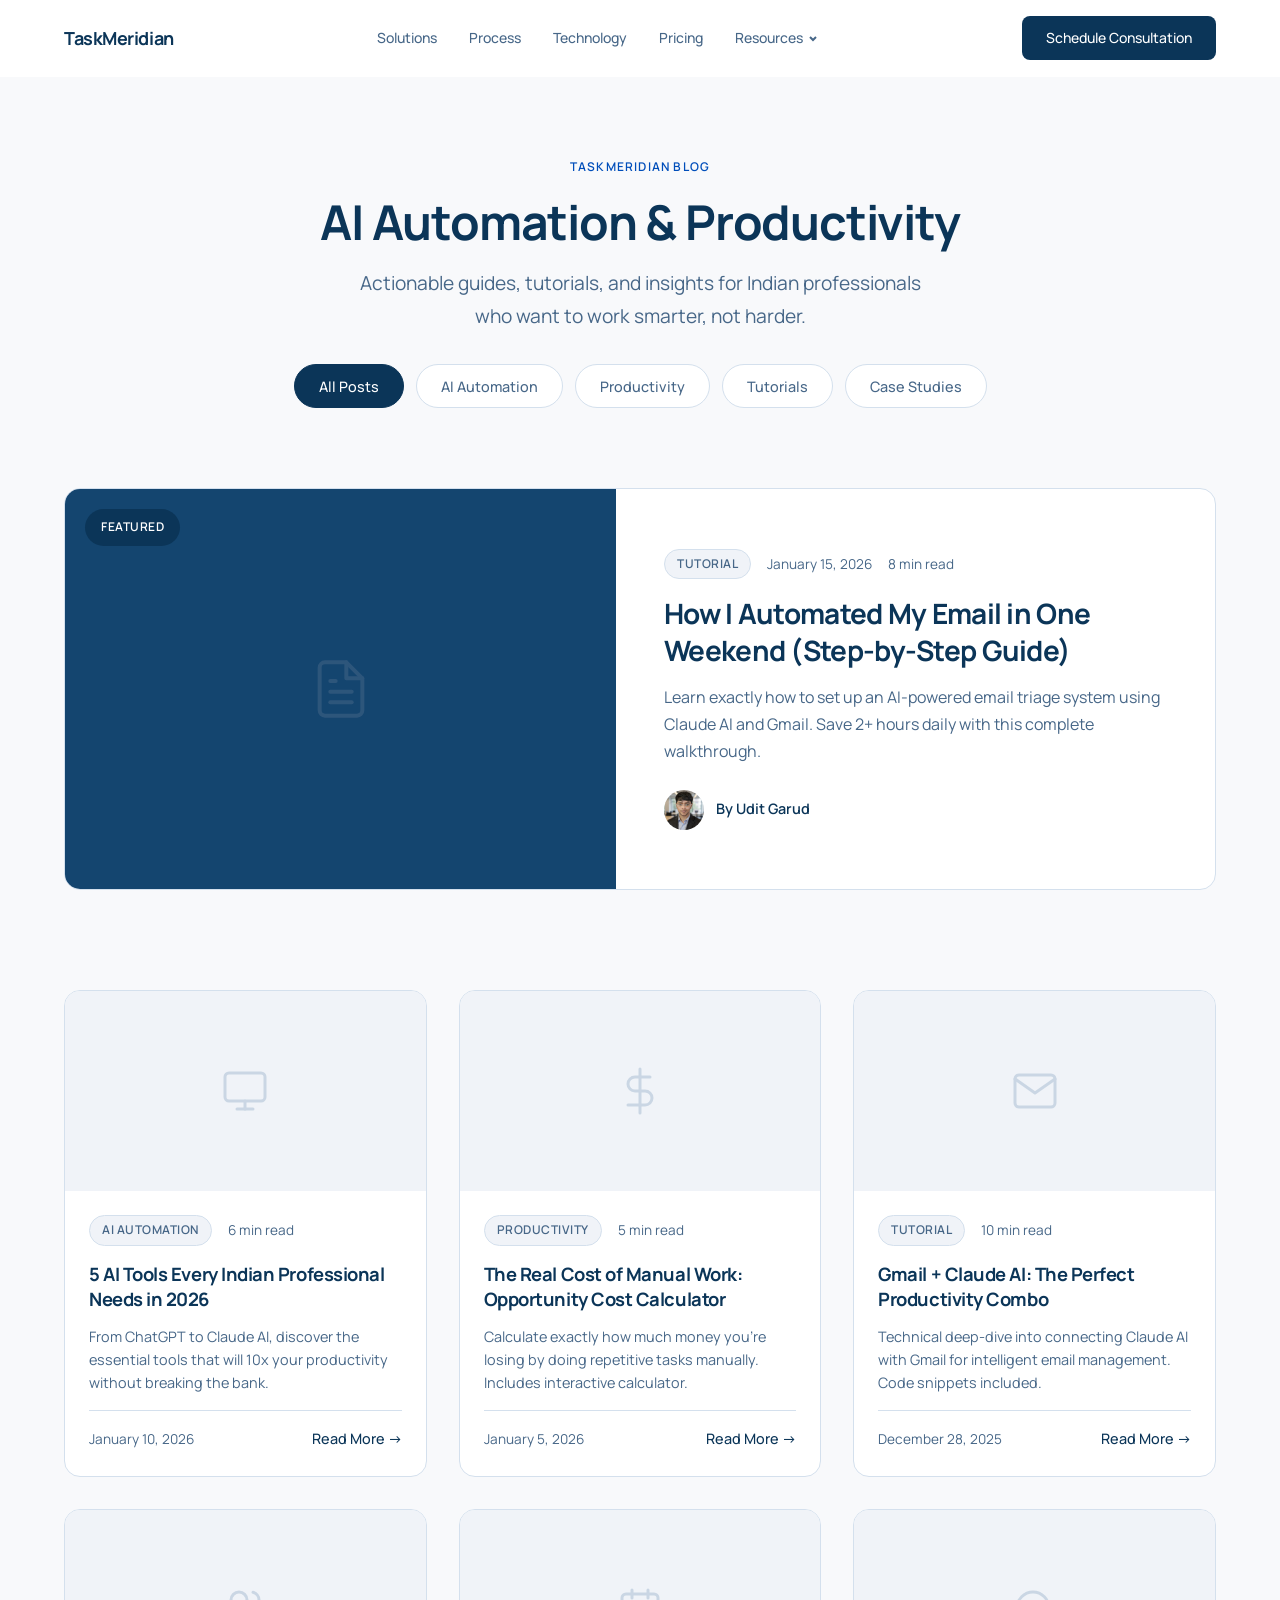
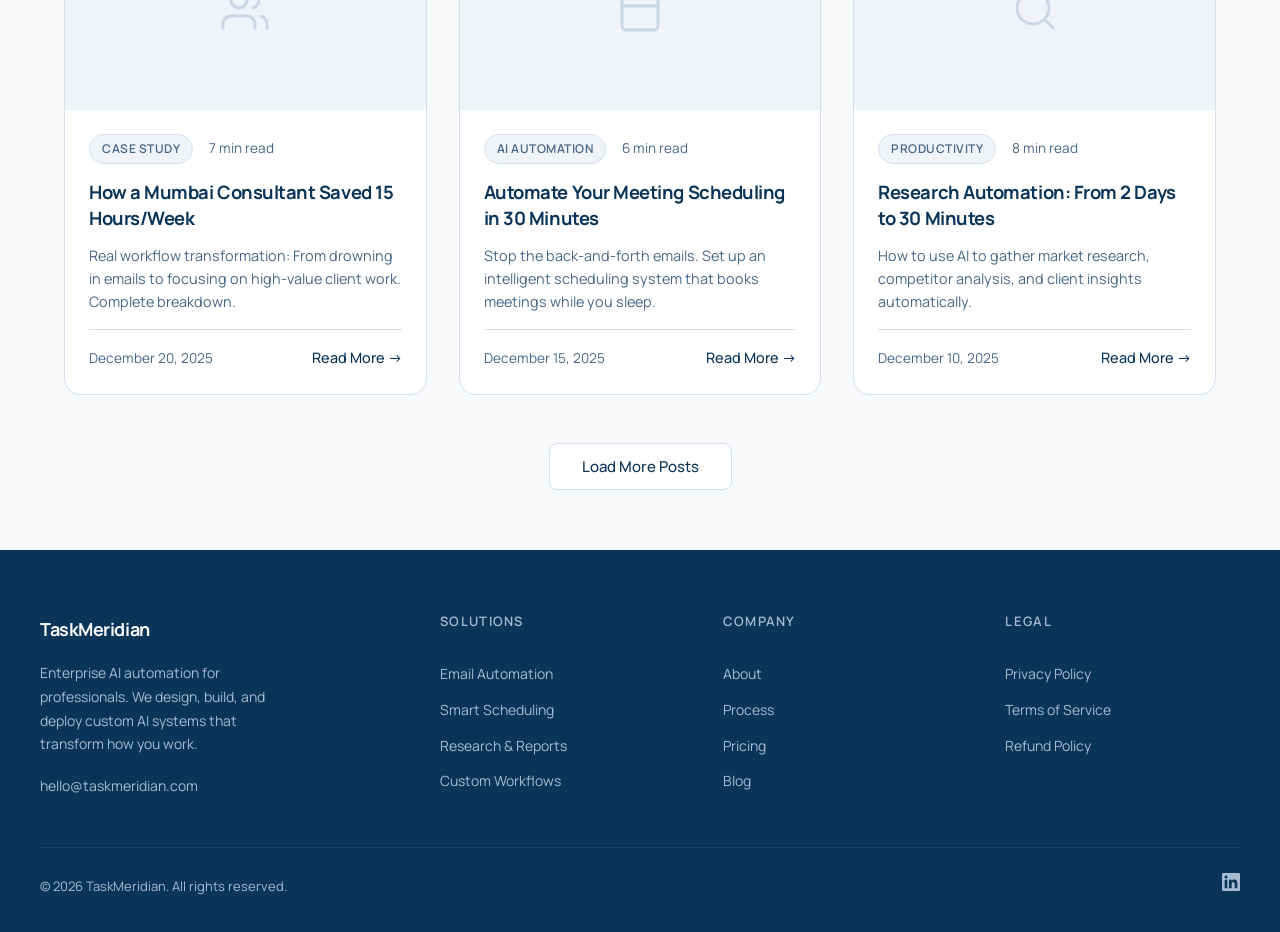
<file: blog.html>
<!DOCTYPE html>
<html lang="en">
<head>
    <meta charset="UTF-8">
    <meta name="viewport" content="width=device-width, initial-scale=1.0">
    <title>Blog | TaskMeridian — AI Automation Insights & Guides</title>
    <meta name="description" content="Expert insights, guides, and best practices on AI automation for professionals. Learn how to leverage AI tools to transform your workflow.">
    <meta name="keywords" content="AI automation blog, productivity tips India, workflow automation guide, Claude AI tutorial">
    <meta name="author" content="Udit Garud - TaskMeridian">
    <meta name="robots" content="index, follow">
    <link rel="canonical" href="https://taskmeridian.com/blog.html">
    
    <!-- Open Graph -->
    <meta property="og:type" content="website">
    <meta property="og:title" content="Blog - AI Automation Tips for Indian Professionals">
    <meta property="og:description" content="Learn AI automation, productivity tips, and workflow optimization.">
    <meta property="og:url" content="https://taskmeridian.com/blog.html">
    <meta property="og:image" content="https://taskmeridian.com/blog-og.jpg">
    
    <!-- Twitter -->
    <meta name="twitter:card" content="summary_large_image">
    <meta name="twitter:title" content="Blog - AI Automation Tips for Indian Professionals">
    <meta name="twitter:description" content="Learn AI automation, productivity tips, and workflow optimization.">
    
    <!-- DNS prefetch for third-party domains -->
    <link rel="dns-prefetch" href="https://fonts.googleapis.com">
    <link rel="dns-prefetch" href="https://fonts.gstatic.com">
    <link rel="dns-prefetch" href="https://www.googletagmanager.com">
    <link rel="dns-prefetch" href="https://www.clarity.ms">
    <!-- Preconnect to frequently used origins -->
    <link rel="preconnect" href="https://fonts.googleapis.com" crossorigin>
    <link rel="preconnect" href="https://fonts.gstatic.com" crossorigin>
    <link href="https://fonts.googleapis.com/css2?family=Manrope:wght@400;500;600;700;800&display=swap" rel="stylesheet">
    <link rel="stylesheet" href="styles.css">
    <link rel="stylesheet" href="blog.css">
</head>
<body>
    <!-- Navigation -->
    <nav class="navbar">
        <div class="nav-container">
            <a href="index.html" class="nav-logo">TaskMeridian</a>
            <div class="nav-links">
                <a href="index.html#solutions">Solutions</a>
                <a href="index.html#process">Process</a>
                <a href="index.html#technology">Technology</a>
                <a href="index.html#pricing">Pricing</a>
                <div class="nav-dropdown">
                    <a href="#" class="dropdown-trigger">Resources <svg width="12" height="12" viewBox="0 0 12 12" fill="none" stroke="currentColor" stroke-width="2"><path d="M3 5l3 3 3-3"/></svg></a>
                    <div class="dropdown-menu">
                        <a href="blog.html">Blog</a>
                        <a href="case-studies.html">Case Studies</a>
                        <a href="resources.html">Tools & Templates</a>
                    </div>
                </div>
            </div>
            <a href="index.html#book" class="nav-cta">Schedule Consultation</a>
            <button class="nav-hamburger" aria-label="Menu">
                <span></span><span></span><span></span>
            </button>
        </div>
    </nav>

    <!-- Blog Header -->
    <section class="blog-header">
        <div class="container">
            <span class="section-badge">TaskMeridian Blog</span>
            <h1>AI Automation & Productivity</h1>
            <p class="blog-intro">Actionable guides, tutorials, and insights for Indian professionals who want to work smarter, not harder.</p>
            
            <!-- Blog Categories -->
            <div class="blog-categories">
                <button class="category-btn active" data-category="all">All Posts</button>
                <button class="category-btn" data-category="automation">AI Automation</button>
                <button class="category-btn" data-category="productivity">Productivity</button>
                <button class="category-btn" data-category="tutorials">Tutorials</button>
                <button class="category-btn" data-category="case-studies">Case Studies</button>
            </div>
        </div>
    </section>

    <!-- Featured Post -->
    <section class="featured-post">
        <div class="container">
            <a href="blog-post-email-automation.html" class="featured-card">
                <div class="featured-image">
                    <div class="post-thumbnail-placeholder featured-placeholder">
                        <svg width="64" height="64" viewBox="0 0 24 24" fill="none" stroke="#476788" stroke-width="1.5" stroke-linecap="round" stroke-linejoin="round">
                            <path d="M14 2H6a2 2 0 0 0-2 2v16a2 2 0 0 0 2 2h12a2 2 0 0 0 2-2V8z"/>
                            <polyline points="14 2 14 8 20 8"/>
                            <line x1="16" y1="13" x2="8" y2="13"/>
                            <line x1="16" y1="17" x2="8" y2="17"/>
                            <polyline points="10 9 9 9 8 9"/>
                        </svg>
                    </div>
                    <span class="featured-badge">Featured</span>
                </div>
                <div class="featured-content">
                    <div class="post-meta">
                        <span class="post-category">Tutorial</span>
                        <span class="post-date">January 15, 2026</span>
                        <span class="read-time">8 min read</span>
                    </div>
                    <h2>How I Automated My Email in One Weekend (Step-by-Step Guide)</h2>
                    <p>Learn exactly how to set up an AI-powered email triage system using Claude AI and Gmail. Save 2+ hours daily with this complete walkthrough.</p>
                    <div class="post-author">
                        <img src="founder.jpg" alt="Udit Garud" class="author-avatar" loading="lazy">
                        <span>By Udit Garud</span>
                    </div>
                </div>
            </a>
        </div>
    </section>

    <!-- Blog Grid -->
    <section class="blog-grid-section">
        <div class="container">
            <div class="blog-grid">
                <!-- Post 2 -->
                <article class="blog-card" data-category="automation">
                    <a href="blog-post-ai-tools.html" class="blog-card-link">
                        <div class="blog-card-image">
                            <div class="post-thumbnail-placeholder">
                                <svg width="48" height="48" viewBox="0 0 24 24" fill="none" stroke="#a6bbd1" stroke-width="1.5" stroke-linecap="round" stroke-linejoin="round">
                                    <rect x="2" y="3" width="20" height="14" rx="2" ry="2"/>
                                    <line x1="8" y1="21" x2="16" y2="21"/>
                                    <line x1="12" y1="17" x2="12" y2="21"/>
                                </svg>
                            </div>
                        </div>
                        <div class="blog-card-content">
                            <div class="post-meta">
                                <span class="post-category">AI Automation</span>
                                <span class="read-time">6 min read</span>
                            </div>
                            <h3>5 AI Tools Every Indian Professional Needs in 2026</h3>
                            <p>From ChatGPT to Claude AI, discover the essential tools that will 10x your productivity without breaking the bank.</p>
                            <div class="post-footer">
                                <span class="post-date">January 10, 2026</span>
                                <span class="read-more">Read More →</span>
                            </div>
                        </div>
                    </a>
                </article>

                <!-- Post 3 -->
                <article class="blog-card" data-category="productivity">
                    <a href="blog-post-opportunity-cost.html" class="blog-card-link">
                        <div class="blog-card-image">
                            <div class="post-thumbnail-placeholder">
                                <svg width="48" height="48" viewBox="0 0 24 24" fill="none" stroke="#a6bbd1" stroke-width="1.5" stroke-linecap="round" stroke-linejoin="round">
                                    <line x1="12" y1="1" x2="12" y2="23"/>
                                    <path d="M17 5H9.5a3.5 3.5 0 0 0 0 7h5a3.5 3.5 0 0 1 0 7H6"/>
                                </svg>
                            </div>
                        </div>
                        <div class="blog-card-content">
                            <div class="post-meta">
                                <span class="post-category">Productivity</span>
                                <span class="read-time">5 min read</span>
                            </div>
                            <h3>The Real Cost of Manual Work: Opportunity Cost Calculator</h3>
                            <p>Calculate exactly how much money you're losing by doing repetitive tasks manually. Includes interactive calculator.</p>
                            <div class="post-footer">
                                <span class="post-date">January 5, 2026</span>
                                <span class="read-more">Read More →</span>
                            </div>
                        </div>
                    </a>
                </article>

                <!-- Post 4 -->
                <article class="blog-card" data-category="tutorials">
                    <a href="blog-post-gmail-claude.html" class="blog-card-link">
                        <div class="blog-card-image">
                            <div class="post-thumbnail-placeholder">
                                <svg width="48" height="48" viewBox="0 0 24 24" fill="none" stroke="#a6bbd1" stroke-width="1.5" stroke-linecap="round" stroke-linejoin="round">
                                    <path d="M4 4h16c1.1 0 2 .9 2 2v12c0 1.1-.9 2-2 2H4c-1.1 0-2-.9-2-2V6c0-1.1.9-2 2-2z"/>
                                    <polyline points="22,6 12,13 2,6"/>
                                </svg>
                            </div>
                        </div>
                        <div class="blog-card-content">
                            <div class="post-meta">
                                <span class="post-category">Tutorial</span>
                                <span class="read-time">10 min read</span>
                            </div>
                            <h3>Gmail + Claude AI: The Perfect Productivity Combo</h3>
                            <p>Technical deep-dive into connecting Claude AI with Gmail for intelligent email management. Code snippets included.</p>
                            <div class="post-footer">
                                <span class="post-date">December 28, 2025</span>
                                <span class="read-more">Read More →</span>
                            </div>
                        </div>
                    </a>
                </article>

                <!-- Post 5 -->
                <article class="blog-card" data-category="case-studies">
                    <a href="blog-post-consultant-case-study.html" class="blog-card-link">
                        <div class="blog-card-image">
                            <div class="post-thumbnail-placeholder">
                                <svg width="48" height="48" viewBox="0 0 24 24" fill="none" stroke="#a6bbd1" stroke-width="1.5" stroke-linecap="round" stroke-linejoin="round">
                                    <path d="M17 21v-2a4 4 0 0 0-4-4H5a4 4 0 0 0-4 4v2"/>
                                    <circle cx="9" cy="7" r="4"/>
                                    <path d="M23 21v-2a4 4 0 0 0-3-3.87"/>
                                    <path d="M16 3.13a4 4 0 0 1 0 7.75"/>
                                </svg>
                            </div>
                        </div>
                        <div class="blog-card-content">
                            <div class="post-meta">
                                <span class="post-category">Case Study</span>
                                <span class="read-time">7 min read</span>
                            </div>
                            <h3>How a Mumbai Consultant Saved 15 Hours/Week</h3>
                            <p>Real workflow transformation: From drowning in emails to focusing on high-value client work. Complete breakdown.</p>
                            <div class="post-footer">
                                <span class="post-date">December 20, 2025</span>
                                <span class="read-more">Read More →</span>
                            </div>
                        </div>
                    </a>
                </article>

                <!-- Post 6 -->
                <article class="blog-card" data-category="automation">
                    <a href="blog-post-meeting-automation.html" class="blog-card-link">
                        <div class="blog-card-image">
                            <div class="post-thumbnail-placeholder">
                                <svg width="48" height="48" viewBox="0 0 24 24" fill="none" stroke="#a6bbd1" stroke-width="1.5" stroke-linecap="round" stroke-linejoin="round">
                                    <rect x="3" y="4" width="18" height="18" rx="2" ry="2"/>
                                    <line x1="16" y1="2" x2="16" y2="6"/>
                                    <line x1="8" y1="2" x2="8" y2="6"/>
                                    <line x1="3" y1="10" x2="21" y2="10"/>
                                </svg>
                            </div>
                        </div>
                        <div class="blog-card-content">
                            <div class="post-meta">
                                <span class="post-category">AI Automation</span>
                                <span class="read-time">6 min read</span>
                            </div>
                            <h3>Automate Your Meeting Scheduling in 30 Minutes</h3>
                            <p>Stop the back-and-forth emails. Set up an intelligent scheduling system that books meetings while you sleep.</p>
                            <div class="post-footer">
                                <span class="post-date">December 15, 2025</span>
                                <span class="read-more">Read More →</span>
                            </div>
                        </div>
                    </a>
                </article>

                <!-- Post 7 -->
                <article class="blog-card" data-category="productivity">
                    <a href="blog-post-research-automation.html" class="blog-card-link">
                        <div class="blog-card-image">
                            <div class="post-thumbnail-placeholder">
                                <svg width="48" height="48" viewBox="0 0 24 24" fill="none" stroke="#a6bbd1" stroke-width="1.5" stroke-linecap="round" stroke-linejoin="round">
                                    <circle cx="11" cy="11" r="8"/>
                                    <line x1="21" y1="21" x2="16.65" y2="16.65"/>
                                </svg>
                            </div>
                        </div>
                        <div class="blog-card-content">
                            <div class="post-meta">
                                <span class="post-category">Productivity</span>
                                <span class="read-time">8 min read</span>
                            </div>
                            <h3>Research Automation: From 2 Days to 30 Minutes</h3>
                            <p>How to use AI to gather market research, competitor analysis, and client insights automatically.</p>
                            <div class="post-footer">
                                <span class="post-date">December 10, 2025</span>
                                <span class="read-more">Read More →</span>
                            </div>
                        </div>
                    </a>
                </article>
            </div>

            <!-- Load More -->
            <div class="load-more">
                <button class="load-more-btn" id="load-more-btn">Load More Posts</button>
            </div>
        </div>
    </section>

    <!-- Footer -->
    <footer class="site-footer">
        <div class="footer-container">
            <div class="footer-grid">
                <div class="footer-brand">
                    <a href="index.html" class="footer-logo">TaskMeridian</a>
                    <p class="footer-description">Enterprise AI automation for professionals. We design, build, and deploy custom AI systems that transform how you work.</p>
                    <a href="mailto:hello@taskmeridian.com" class="footer-email">hello@taskmeridian.com</a>
                </div>
                <div class="footer-column">
                    <h2 class="footer-heading">Solutions</h2>
                    <a href="index.html#solutions">Email Automation</a>
                    <a href="index.html#solutions">Smart Scheduling</a>
                    <a href="index.html#solutions">Research & Reports</a>
                    <a href="index.html#solutions">Custom Workflows</a>
                </div>
                <div class="footer-column">
                    <h2 class="footer-heading">Company</h2>
                    <a href="index.html#about">About</a>
                    <a href="index.html#process">Process</a>
                    <a href="index.html#pricing">Pricing</a>
                    <a href="blog.html">Blog</a>
                </div>
                <div class="footer-column">
                    <h2 class="footer-heading">Legal</h2>
                    <a href="privacy-policy.html">Privacy Policy</a>
                    <a href="terms-of-service.html">Terms of Service</a>
                    <a href="refund-policy.html">Refund Policy</a>
                </div>
            </div>
            <div class="footer-bottom">
                <span class="footer-copyright">&copy; 2026 TaskMeridian. All rights reserved.</span>
                <a href="https://www.linkedin.com/in/udit-garud-657547246/" target="_blank" rel="noopener" class="footer-social" aria-label="LinkedIn">
                    <svg width="18" height="18" viewBox="0 0 24 24" fill="currentColor"><path d="M20.447 20.452h-3.554v-5.569c0-1.328-.027-3.037-1.852-3.037-1.853 0-2.136 1.445-2.136 2.939v5.667H9.351V9h3.414v1.561h.046c.477-.9 1.637-1.85 3.37-1.85 3.601 0 4.267 2.37 4.267 5.455v6.286zM5.337 7.433a2.062 2.062 0 01-2.063-2.065 2.064 2.064 0 112.063 2.065zm1.782 13.019H3.555V9h3.564v11.452zM22.225 0H1.771C.792 0 0 .774 0 1.729v20.542C0 23.227.792 24 1.771 24h20.451C23.2 24 24 23.227 24 22.271V1.729C24 .774 23.2 0 22.222 0h.003z"/></svg>
                </a>
            </div>
        </div>
    </footer>

    <script src="script.js"></script>
    <script src="blog.js"></script>
    
    <!-- Google Analytics 4 -->
    <script async src="https://www.googletagmanager.com/gtag/js?id=G-LPR7XW7PG5"></script>
    <script>
        window.dataLayer = window.dataLayer || [];
        function gtag(){dataLayer.push(arguments);}
        gtag('js', new Date());
        gtag('config', 'G-LPR7XW7PG5');
    </script>
</body>
</html>
</file>
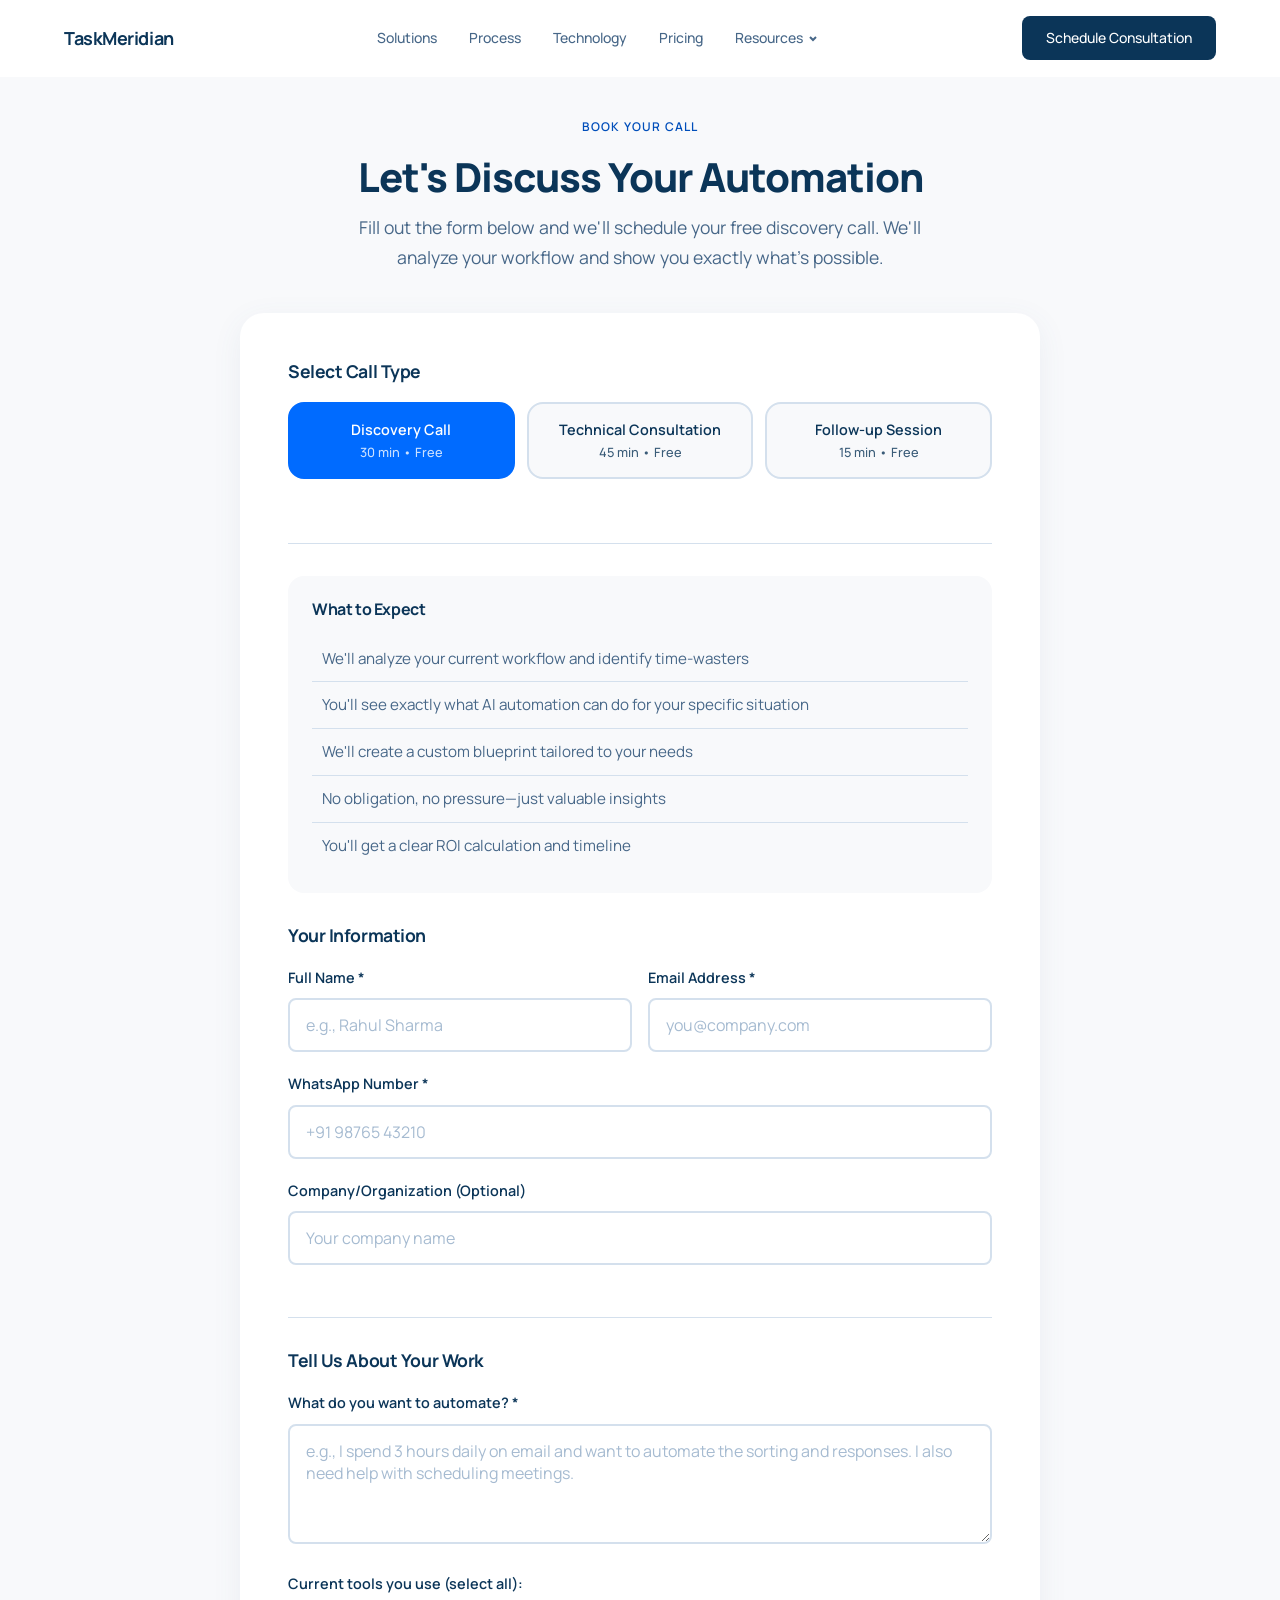
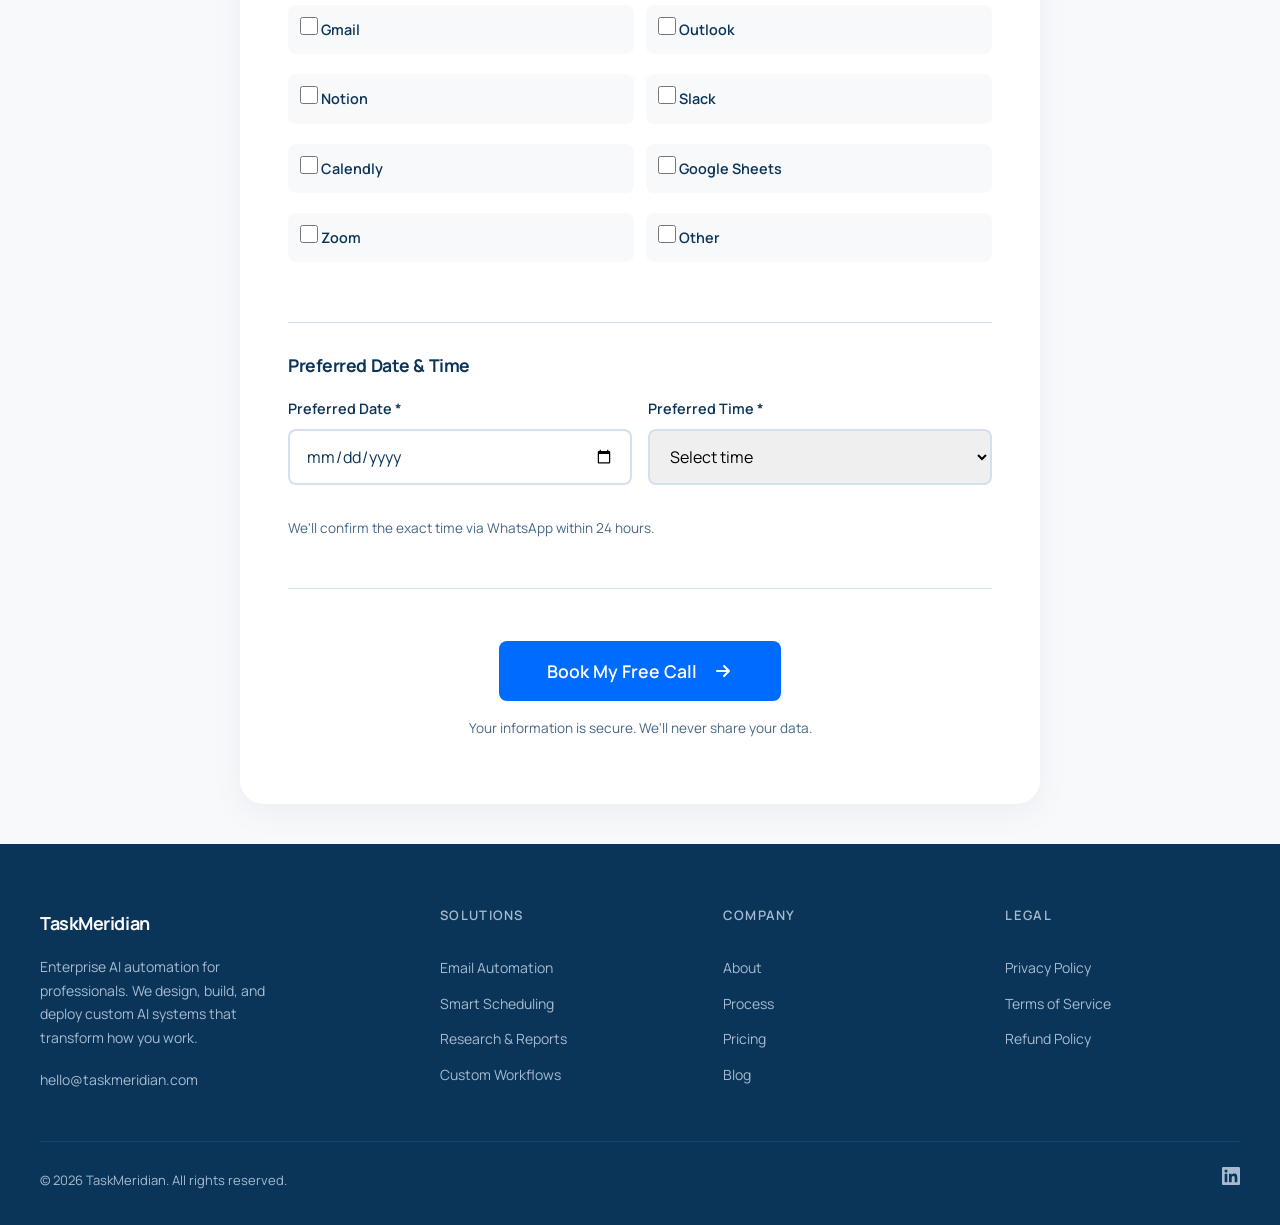
<file: book.html>
<!DOCTYPE html>
<html lang="en">
<head>
    <meta charset="UTF-8">
    <meta name="viewport" content="width=device-width, initial-scale=1.0">
    <title>Book a Consultation | TaskMeridian</title>
    <meta name="description" content="Schedule a free 30-minute discovery call with TaskMeridian. We'll analyze your workflow and identify your highest-impact automation opportunities.">
    <link rel="canonical" href="https://taskmeridian.com/book.html">
    
    <!-- DNS prefetch for third-party domains -->
    <link rel="dns-prefetch" href="https://fonts.googleapis.com">
    <link rel="dns-prefetch" href="https://fonts.gstatic.com">
    <link rel="dns-prefetch" href="https://www.googletagmanager.com">
    <link rel="dns-prefetch" href="https://www.clarity.ms">
    <!-- Preconnect to frequently used origins -->
    <link rel="preconnect" href="https://fonts.googleapis.com" crossorigin>
    <link rel="preconnect" href="https://fonts.gstatic.com" crossorigin>
    <link href="https://fonts.googleapis.com/css2?family=Manrope:wght@400;500;600;700;800&display=swap" rel="stylesheet">
    <link rel="stylesheet" href="styles.css">
    <style>
        .booking-page {
            min-height: 100vh;
            background: linear-gradient(135deg, var(--color-bg-warm) 0%, var(--color-bg-alt) 100%);
            padding: 40px 20px;
        }
        
        .booking-container {
            max-width: 800px;
            margin: 0 auto;
        }
        
        .booking-header {
            text-align: center;
            margin-bottom: 40px;
        }
        
        .booking-header h1 {
            font-size: clamp(1.75rem, 4vw, 2.5rem);
            font-weight: 800;
            margin-bottom: 12px;
        }
        
        .booking-header p {
            font-size: 1.1rem;
            color: var(--color-text-secondary);
            max-width: 600px;
            margin: 0 auto;
        }
        
        .booking-form-wrapper {
            background: white;
            padding: 48px;
            border-radius: 24px;
            box-shadow: 0 8px 30px rgba(71, 103, 136,0.08);
        }
        
        .booking-type-selector {
            display: flex;
            gap: 12px;
            margin-bottom: 32px;
            flex-wrap: wrap;
        }
        
        .booking-type-btn {
            flex: 1;
            min-width: 150px;
            padding: 16px 20px;
            background: var(--color-bg-alt);
            border: 2px solid var(--color-border);
            border-radius: 16px;
            font-family: var(--font-primary);
            font-size: 0.9rem;
            font-weight: 600;
            color: var(--color-text);
            cursor: pointer;
            transition: all 0.2s;
            text-align: center;
        }
        
        .booking-type-btn:hover {
            border-color: var(--color-primary);
        }
        
        .booking-type-btn.active {
            background: var(--color-signal-blue);
            border-color: var(--color-signal-blue);
            color: white;
        }
        
        .booking-type-btn .duration {
            display: block;
            font-size: 0.8rem;
            font-weight: 500;
            opacity: 0.8;
            margin-top: 4px;
        }
        
        .form-section {
            margin-bottom: 32px;
            padding-bottom: 32px;
            border-bottom: 1px solid var(--color-border);
        }
        
        .form-section:last-of-type {
            border-bottom: none;
        }
        
        .form-section h2 {
            font-size: 1.1rem;
            font-weight: 700;
            margin-bottom: 20px;
            color: var(--color-text);
        }
        
        .form-row {
            display: grid;
            grid-template-columns: 1fr 1fr;
            gap: 16px;
        }
        
        .form-group {
            margin-bottom: 20px;
        }
        
        .form-group label {
            display: block;
            font-size: 0.9rem;
            font-weight: 600;
            margin-bottom: 8px;
        }
        
        .form-group input,
        .form-group textarea,
        .form-group select {
            width: 100%;
            padding: 14px 16px;
            border: 2px solid var(--color-border);
            border-radius: 8px;
            font-family: var(--font-primary);
            font-size: 1rem;
            transition: border-color 0.2s;
        }
        
        .form-group input:focus,
        .form-group textarea:focus,
        .form-group select:focus {
            outline: none;
            border-color: var(--color-primary);
        }
        
        .form-group textarea {
            min-height: 120px;
            resize: vertical;
        }
        
        .tools-checkboxes {
            display: grid;
            grid-template-columns: repeat(2, 1fr);
            gap: 12px;
        }
        
        .checkbox-item {
            display: flex;
            align-items: center;
            gap: 10px;
            padding: 12px;
            background: var(--color-bg-alt);
            border-radius: 8px;
            cursor: pointer;
            transition: all 0.2s;
        }
        
        .checkbox-item:hover {
            background: var(--color-bg-warm);
        }
        
        .checkbox-item input[type="checkbox"] {
            width: 18px;
            height: 18px;
            accent-color: var(--color-primary);
        }
        
        .checkbox-item span {
            font-size: 0.9rem;
        }
        
        .datetime-picker {
            display: grid;
            grid-template-columns: 1fr 1fr;
            gap: 16px;
        }
        
        .what-to-expect {
            background: var(--color-bg-alt);
            padding: 24px;
            border-radius: 16px;
            margin-bottom: 32px;
        }
        
        .what-to-expect h2 {
            font-size: 1rem;
            font-weight: 700;
            margin-bottom: 16px;
        }
        
        .what-to-expect ul {
            list-style: none;
        }
        
        .what-to-expect li {
            padding: 10px 0;
            font-size: 0.95rem;
            color: var(--color-text-secondary);
            display: flex;
            align-items: flex-start;
            gap: 10px;
            border-bottom: 1px solid var(--color-border);
        }
        
        .what-to-expect li:last-child {
            border-bottom: none;
        }
        
        .what-to-expect .check {
            color: var(--color-success);
            font-weight: 700;
        }
        
        .submit-section {
            text-align: center;
            padding-top: 20px;
        }
        
        .submit-btn {
            padding: 18px 48px;
            font-size: 1.1rem;
        }
        
        .privacy-note {
            font-size: 0.85rem;
            color: var(--color-text-secondary);
            margin-top: 16px;
        }
        
        .success-message {
            display: none;
            text-align: center;
            padding: 60px 40px;
        }
        
        .success-message.show {
            display: block;
        }
        
        .success-icon {
            font-size: 5rem;
            margin-bottom: 24px;
        }
        
        .success-message h2 {
            font-size: 2rem;
            font-weight: 700;
            margin-bottom: 16px;
        }
        
        .success-message p {
            font-size: 1.1rem;
            color: var(--color-text-secondary);
            margin-bottom: 32px;
        }
        
        .next-steps {
            background: var(--color-bg-alt);
            padding: 32px;
            border-radius: 16px;
            text-align: left;
            max-width: 500px;
            margin: 0 auto 32px;
        }
        
        .next-steps h3 {
            font-size: 1rem;
            font-weight: 700;
            margin-bottom: 16px;
        }
        
        .next-steps ol {
            margin-left: 20px;
        }
        
        .next-steps li {
            padding: 8px 0;
            color: var(--color-text-secondary);
        }
        
        @media (max-width: 640px) {
            .booking-form-wrapper {
                padding: 32px 24px;
            }
            
            .form-row,
            .datetime-picker {
                grid-template-columns: 1fr;
            }
            
            .tools-checkboxes {
                grid-template-columns: 1fr;
            }
        }
    </style>
</head>
<body>
    <!-- Navigation -->
    <nav class="navbar">
        <div class="nav-container">
            <a href="index.html" class="nav-logo">TaskMeridian</a>
            <div class="nav-links">
                <a href="index.html#solutions">Solutions</a>
                <a href="index.html#process">Process</a>
                <a href="index.html#technology">Technology</a>
                <a href="index.html#pricing">Pricing</a>
                <div class="nav-dropdown">
                    <a href="#" class="dropdown-trigger">Resources <svg width="12" height="12" viewBox="0 0 12 12" fill="none" stroke="currentColor" stroke-width="2"><path d="M3 5l3 3 3-3"/></svg></a>
                    <div class="dropdown-menu">
                        <a href="blog.html">Blog</a>
                        <a href="case-studies.html">Case Studies</a>
                        <a href="resources.html">Tools & Templates</a>
                    </div>
                </div>
            </div>
            <a href="index.html#book" class="nav-cta">Schedule Consultation</a>
            <button class="nav-hamburger" aria-label="Menu">
                <span></span><span></span><span></span>
            </button>
        </div>
    </nav>

    <div class="booking-page">
        <div class="booking-container">
            <div class="booking-header">
                <span class="section-badge">Book Your Call</span>
                <h1>Let's Discuss Your Automation</h1>
                <p>Fill out the form below and we'll schedule your free discovery call. We'll analyze your workflow and show you exactly what's possible.</p>
            </div>

            <div class="booking-form-wrapper">
                <!-- Form Container -->
                <div id="form-container">
                    <form id="booking-form" action="https://formspree.io/f/mreazvgz" method="POST">
                        <input type="hidden" name="form_type" value="booking_request">
                        
                        <!-- Call Type Selection -->
                        <div class="form-section">
                            <h2>Select Call Type</h2>
                            <div class="booking-type-selector">
                                <button type="button" class="booking-type-btn active" data-type="discovery" onclick="selectCallType('discovery')">
                                    Discovery Call
                                    <span class="duration">30 min • Free</span>
                                </button>
                                <button type="button" class="booking-type-btn" data-type="technical" onclick="selectCallType('technical')">
                                    Technical Consultation
                                    <span class="duration">45 min • Free</span>
                                </button>
                                <button type="button" class="booking-type-btn" data-type="followup" onclick="selectCallType('followup')">
                                    Follow-up Session
                                    <span class="duration">15 min • Free</span>
                                </button>
                            </div>
                            <input type="hidden" name="call_type" id="call-type-input" value="discovery">
                        </div>

                        <!-- What to Expect -->
                        <div class="what-to-expect">
                            <h2>What to Expect</h2>
                            <ul>
                                <li><span class="check"></span> <span>We'll analyze your current workflow and identify time-wasters</span></li>
                                <li><span class="check"></span> <span>You'll see exactly what AI automation can do for your specific situation</span></li>
                                <li><span class="check"></span> <span>We'll create a custom blueprint tailored to your needs</span></li>
                                <li><span class="check"></span> <span>No obligation, no pressure—just valuable insights</span></li>
                                <li><span class="check"></span> <span>You'll get a clear ROI calculation and timeline</span></li>
                            </ul>
                        </div>

                        <!-- Personal Info -->
                        <div class="form-section">
                            <h2>Your Information</h2>
                            <div class="form-row">
                                <div class="form-group">
                                    <label for="name">Full Name *</label>
                                    <input type="text" id="name" name="name" required placeholder="e.g., Rahul Sharma" autocomplete="name">
                                </div>
                                <div class="form-group">
                                    <label for="email">Email Address *</label>
                                    <input type="email" id="email" name="email" required placeholder="you@company.com" autocomplete="email">
                                </div>
                            </div>
                            <div class="form-group">
                                <label for="whatsapp">WhatsApp Number *</label>
                                <input type="tel" id="whatsapp" name="whatsapp" required placeholder="+91 98765 43210" autocomplete="tel">
                            </div>
                            <div class="form-group">
                                <label for="company">Company/Organization (Optional)</label>
                                <input type="text" id="company" name="company" placeholder="Your company name" autocomplete="organization">
                            </div>
                        </div>

                        <!-- Automation Needs -->
                        <div class="form-section">
                            <h2>Tell Us About Your Work</h2>
                            <div class="form-group">
                                <label for="automation-needs">What do you want to automate? *</label>
                                <textarea id="automation-needs" name="automation_needs" required placeholder="e.g., I spend 3 hours daily on email and want to automate the sorting and responses. I also need help with scheduling meetings."></textarea>
                            </div>
                            <div class="form-group">
                                <label>Current tools you use (select all):</label>
                                <div class="tools-checkboxes">
                                    <label class="checkbox-item">
                                        <input type="checkbox" name="tools" value="gmail">
                                        <span>Gmail</span>
                                    </label>
                                    <label class="checkbox-item">
                                        <input type="checkbox" name="tools" value="outlook">
                                        <span>Outlook</span>
                                    </label>
                                    <label class="checkbox-item">
                                        <input type="checkbox" name="tools" value="notion">
                                        <span>Notion</span>
                                    </label>
                                    <label class="checkbox-item">
                                        <input type="checkbox" name="tools" value="slack">
                                        <span>Slack</span>
                                    </label>
                                    <label class="checkbox-item">
                                        <input type="checkbox" name="tools" value="calendly">
                                        <span>Calendly</span>
                                    </label>
                                    <label class="checkbox-item">
                                        <input type="checkbox" name="tools" value="sheets">
                                        <span>Google Sheets</span>
                                    </label>
                                    <label class="checkbox-item">
                                        <input type="checkbox" name="tools" value="zoom">
                                        <span>Zoom</span>
                                    </label>
                                    <label class="checkbox-item">
                                        <input type="checkbox" name="tools" value="other">
                                        <span>Other</span>
                                    </label>
                                </div>
                            </div>
                        </div>

                        <!-- Preferred Time -->
                        <div class="form-section">
                            <h2>Preferred Date & Time</h2>
                            <div class="datetime-picker">
                                <div class="form-group">
                                    <label for="preferred-date">Preferred Date *</label>
                                    <input type="date" id="preferred-date" name="preferred_date" required>
                                </div>
                                <div class="form-group">
                                    <label for="preferred-time">Preferred Time *</label>
                                    <select id="preferred-time" name="preferred_time" required>
                                        <option value="">Select time</option>
                                        <option value="9:00 AM">9:00 AM</option>
                                        <option value="10:00 AM">10:00 AM</option>
                                        <option value="11:00 AM">11:00 AM</option>
                                        <option value="12:00 PM">12:00 PM</option>
                                        <option value="2:00 PM">2:00 PM</option>
                                        <option value="3:00 PM">3:00 PM</option>
                                        <option value="4:00 PM">4:00 PM</option>
                                        <option value="5:00 PM">5:00 PM</option>
                                        <option value="6:00 PM">6:00 PM</option>
                                    </select>
                                </div>
                            </div>
                            <p style="font-size: 0.85rem; color: var(--color-text-secondary); margin-top: 12px;">We'll confirm the exact time via WhatsApp within 24 hours.</p>
                        </div>

                        <!-- Submit -->
                        <div class="submit-section">
                            <button type="submit" class="btn btn-primary submit-btn">
                                <span>Book My Free Call</span>
                                <svg width="20" height="20" viewBox="0 0 20 20" fill="none" style="margin-left: 8px;">
                                    <path d="M4 10h12m0 0l-5-5m5 5l-5 5" stroke="currentColor" stroke-width="2" stroke-linecap="round" stroke-linejoin="round"/>
                                </svg>
                            </button>
                            <p class="privacy-note"> Your information is secure. We'll never share your data.</p>
                        </div>
                    </form>
                </div>

                <!-- Success Message -->
                <div class="success-message" id="success-message">
                    <div class="success-icon"></div>
                    <h2>Booking Request Received!</h2>
                    <p>Thank you for your interest. We've received your booking request and will contact you within 24 hours to confirm your call.</p>
                    
                    <div class="next-steps">
                        <h3>What happens next?</h3>
                        <ol>
                            <li>We'll review your requirements</li>
                            <li>Send you a confirmation via WhatsApp/Email</li>
                            <li>Share a calendar invite with meeting link</li>
                            <li>Call you at the scheduled time</li>
                        </ol>
                    </div>
                    
                    <a href="index.html" class="btn btn-outline">Back to Home</a>
                </div>
            </div>
        </div>
    </div>

    <script>
        // Set minimum date to today
        document.getElementById('preferred-date').min = new Date().toISOString().split('T')[0];
        
        // Call type selector
        function selectCallType(type) {
            document.querySelectorAll('.booking-type-btn').forEach(btn => {
                btn.classList.remove('active');
            });
            document.querySelector(`[data-type="${type}"]`).classList.add('active');
            document.getElementById('call-type-input').value = type;
        }
        
        // Form submission
        document.getElementById('booking-form').addEventListener('submit', async function(e) {
            e.preventDefault();
            
            const submitBtn = this.querySelector('button[type="submit"]');
            const originalText = submitBtn.innerHTML;
            submitBtn.innerHTML = 'Submitting...';
            submitBtn.disabled = true;
            
            try {
                const response = await fetch(this.action, {
                    method: 'POST',
                    body: new FormData(this),
                    headers: { 'Accept': 'application/json' }
                });
                
                if (response.ok) {
                    document.getElementById('form-container').style.display = 'none';
                    document.getElementById('success-message').classList.add('show');
                    
                    // Track conversion
                    if (typeof gtag !== 'undefined') {
                        gtag('event', 'booking_form_success');
                    }
                } else {
                    throw new Error('Submission failed');
                }
            } catch (error) {
                submitBtn.innerHTML = originalText;
                submitBtn.disabled = false;
                alert('Something went wrong. Please try again or WhatsApp us at +91 8421884545');
            }
        });
    </script>
    
    <!-- Footer -->
    <footer class="site-footer">
        <div class="footer-container">
            <div class="footer-grid">
                <div class="footer-brand">
                    <a href="index.html" class="footer-logo">TaskMeridian</a>
                    <p class="footer-description">Enterprise AI automation for professionals. We design, build, and deploy custom AI systems that transform how you work.</p>
                    <a href="mailto:hello@taskmeridian.com" class="footer-email">hello@taskmeridian.com</a>
                </div>
                <div class="footer-column">
                    <h2 class="footer-heading">Solutions</h2>
                    <a href="index.html#solutions">Email Automation</a>
                    <a href="index.html#solutions">Smart Scheduling</a>
                    <a href="index.html#solutions">Research & Reports</a>
                    <a href="index.html#solutions">Custom Workflows</a>
                </div>
                <div class="footer-column">
                    <h2 class="footer-heading">Company</h2>
                    <a href="index.html#about">About</a>
                    <a href="index.html#process">Process</a>
                    <a href="index.html#pricing">Pricing</a>
                    <a href="blog.html">Blog</a>
                </div>
                <div class="footer-column">
                    <h2 class="footer-heading">Legal</h2>
                    <a href="privacy-policy.html">Privacy Policy</a>
                    <a href="terms-of-service.html">Terms of Service</a>
                    <a href="refund-policy.html">Refund Policy</a>
                </div>
            </div>
            <div class="footer-bottom">
                <span class="footer-copyright">&copy; 2026 TaskMeridian. All rights reserved.</span>
                <a href="https://www.linkedin.com/in/udit-garud-657547246/" target="_blank" rel="noopener" class="footer-social" aria-label="LinkedIn">
                    <svg width="18" height="18" viewBox="0 0 24 24" fill="currentColor"><path d="M20.447 20.452h-3.554v-5.569c0-1.328-.027-3.037-1.852-3.037-1.853 0-2.136 1.445-2.136 2.939v5.667H9.351V9h3.414v1.561h.046c.477-.9 1.637-1.85 3.37-1.85 3.601 0 4.267 2.37 4.267 5.455v6.286zM5.337 7.433a2.062 2.062 0 01-2.063-2.065 2.064 2.064 0 112.063 2.065zm1.782 13.019H3.555V9h3.564v11.452zM22.225 0H1.771C.792 0 0 .774 0 1.729v20.542C0 23.227.792 24 1.771 24h20.451C23.2 24 24 23.227 24 22.271V1.729C24 .774 23.2 0 22.222 0h.003z"/></svg>
                </a>
            </div>
        </div>
    </footer>

    <!-- Google Analytics -->
    <script async src="https://www.googletagmanager.com/gtag/js?id=G-LPR7XW7PG5"></script>
    <script>
        window.dataLayer = window.dataLayer || [];
        function gtag(){dataLayer.push(arguments);}
        gtag('js', new Date());
        gtag('config', 'G-LPR7XW7PG5');
    </script>
</body>
</html>
</file>
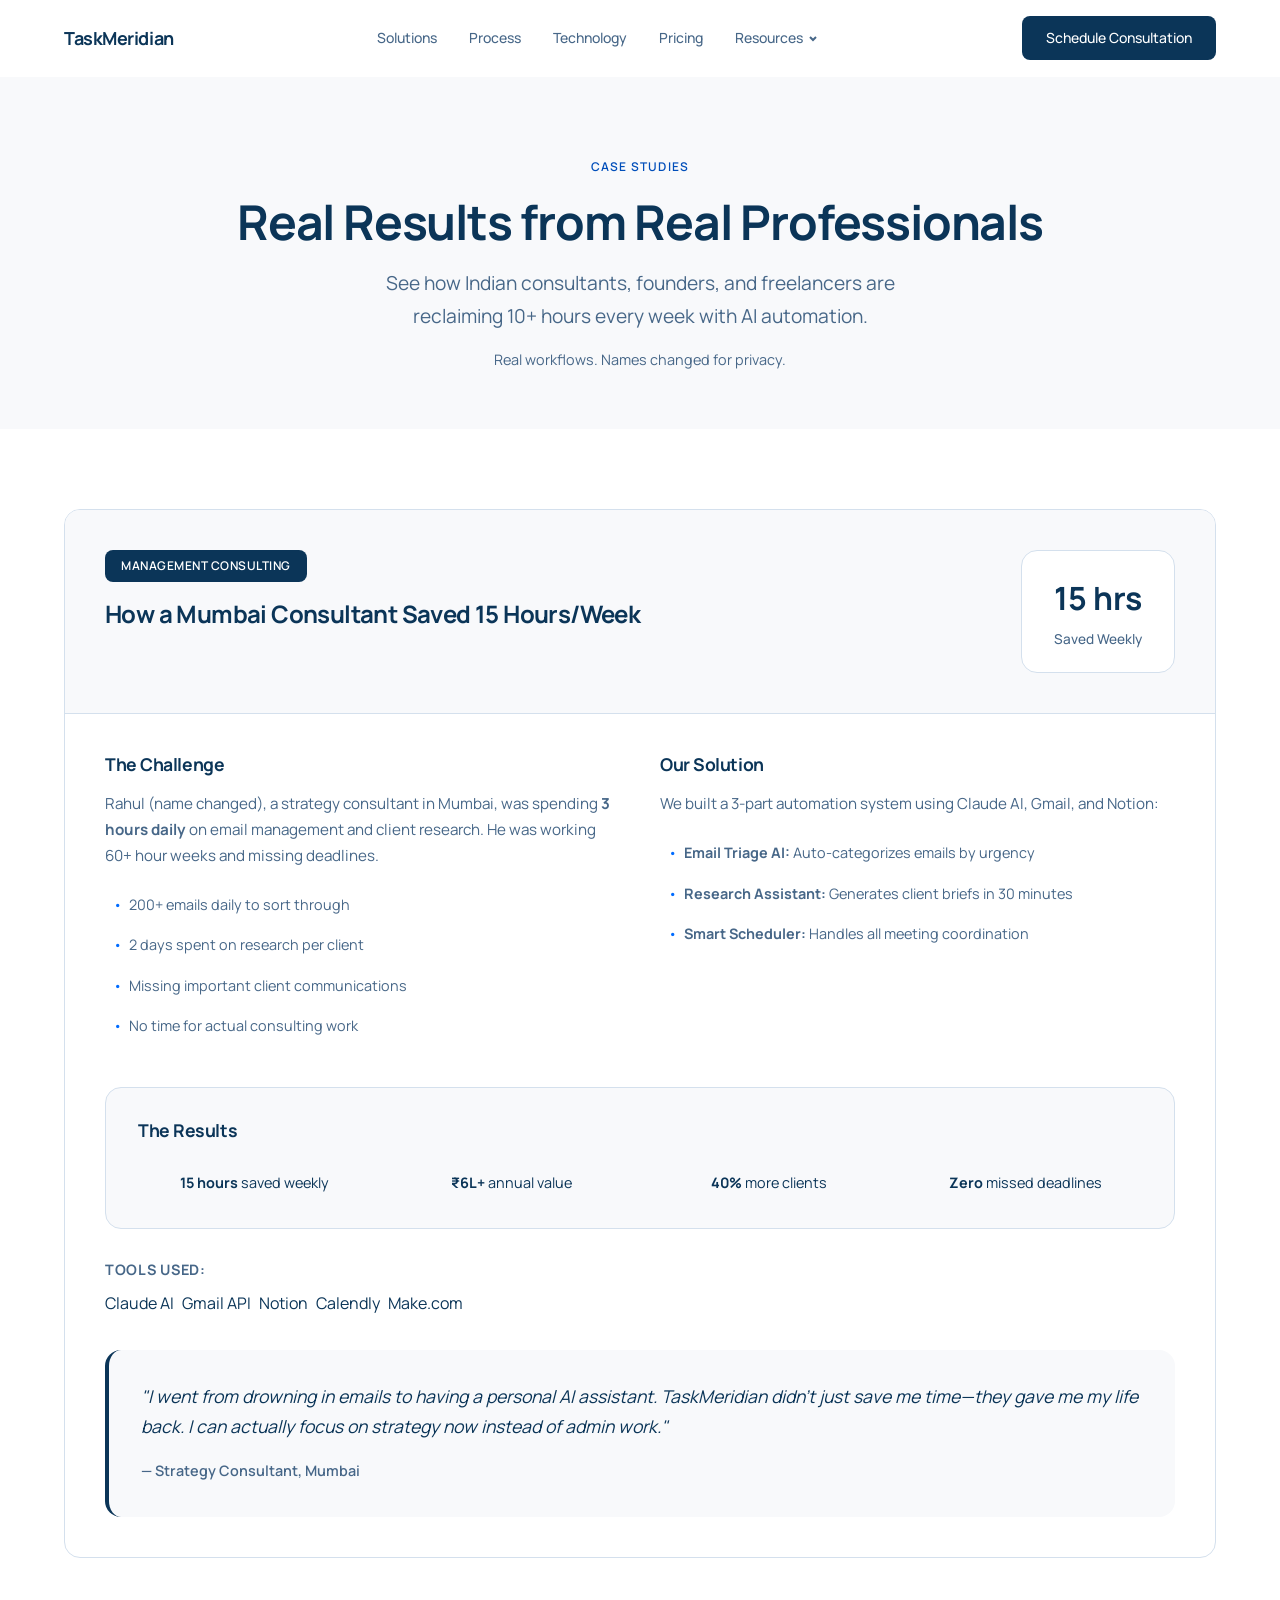
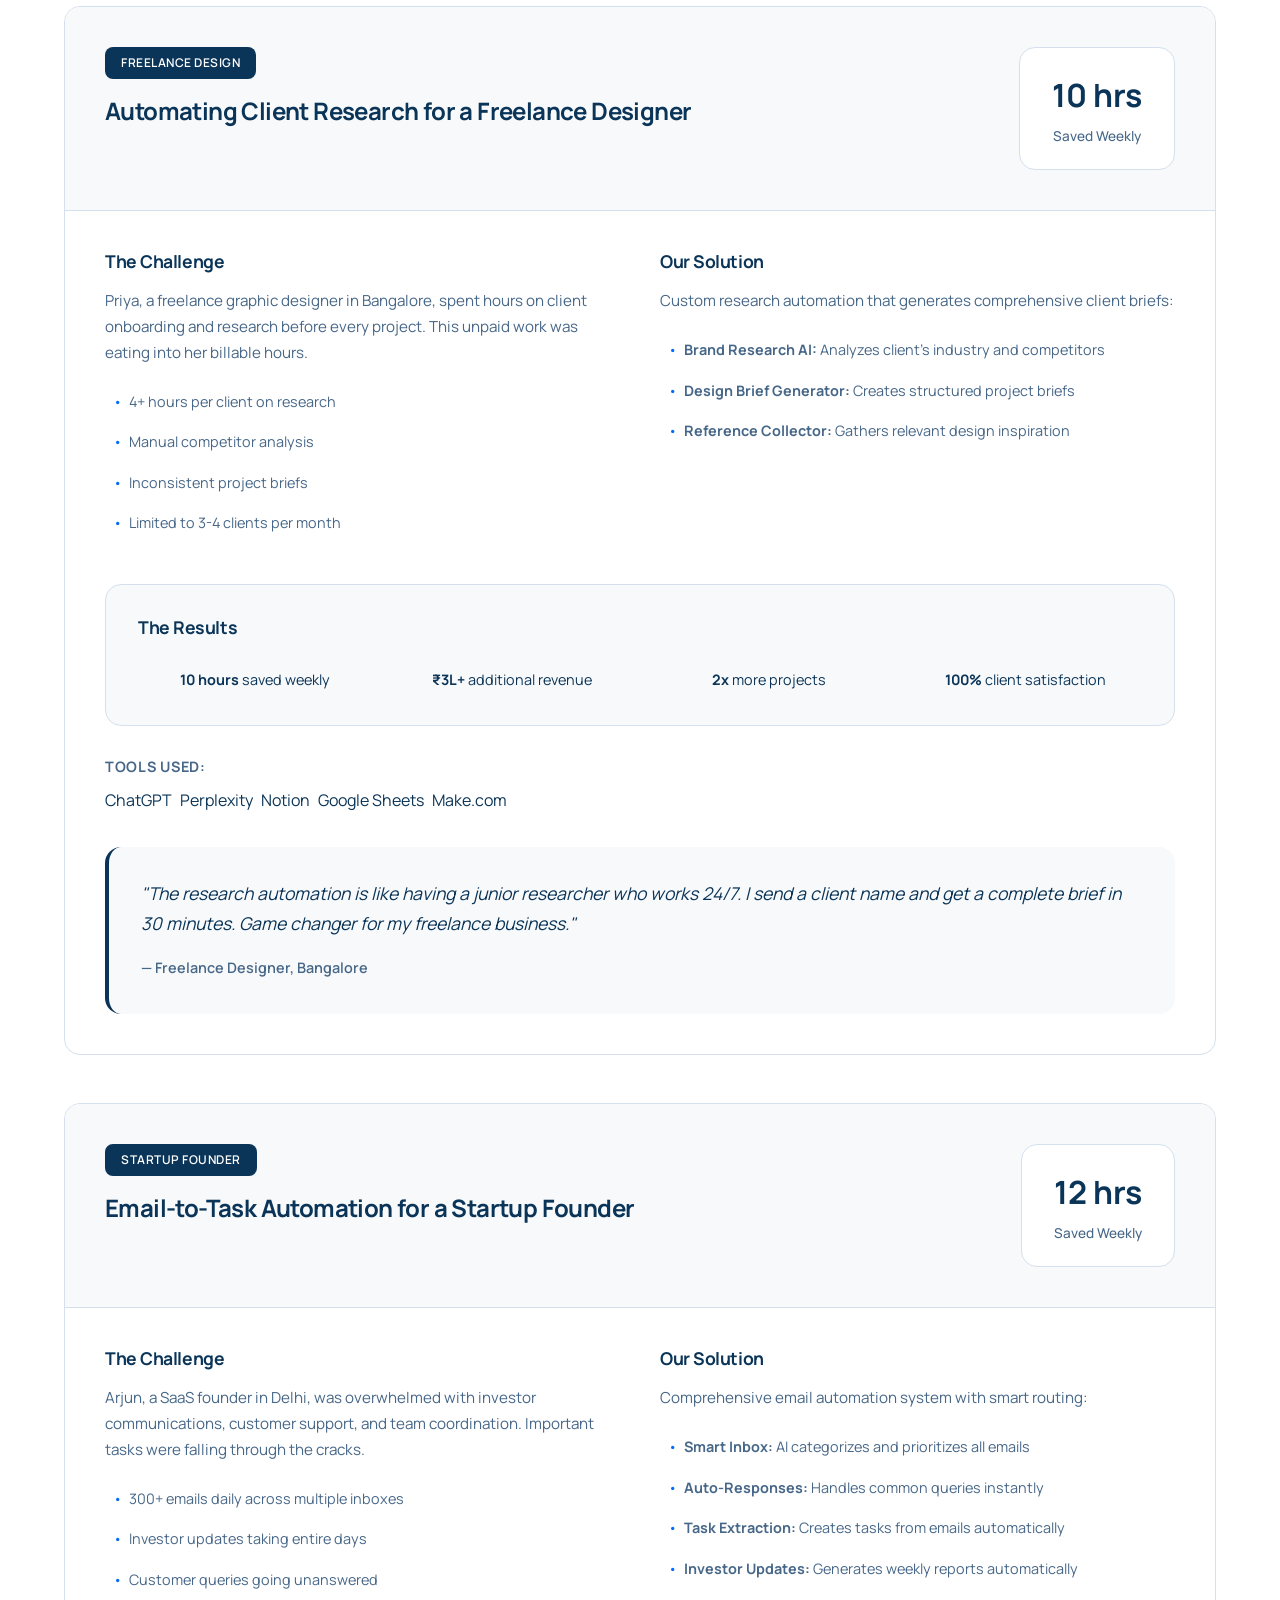
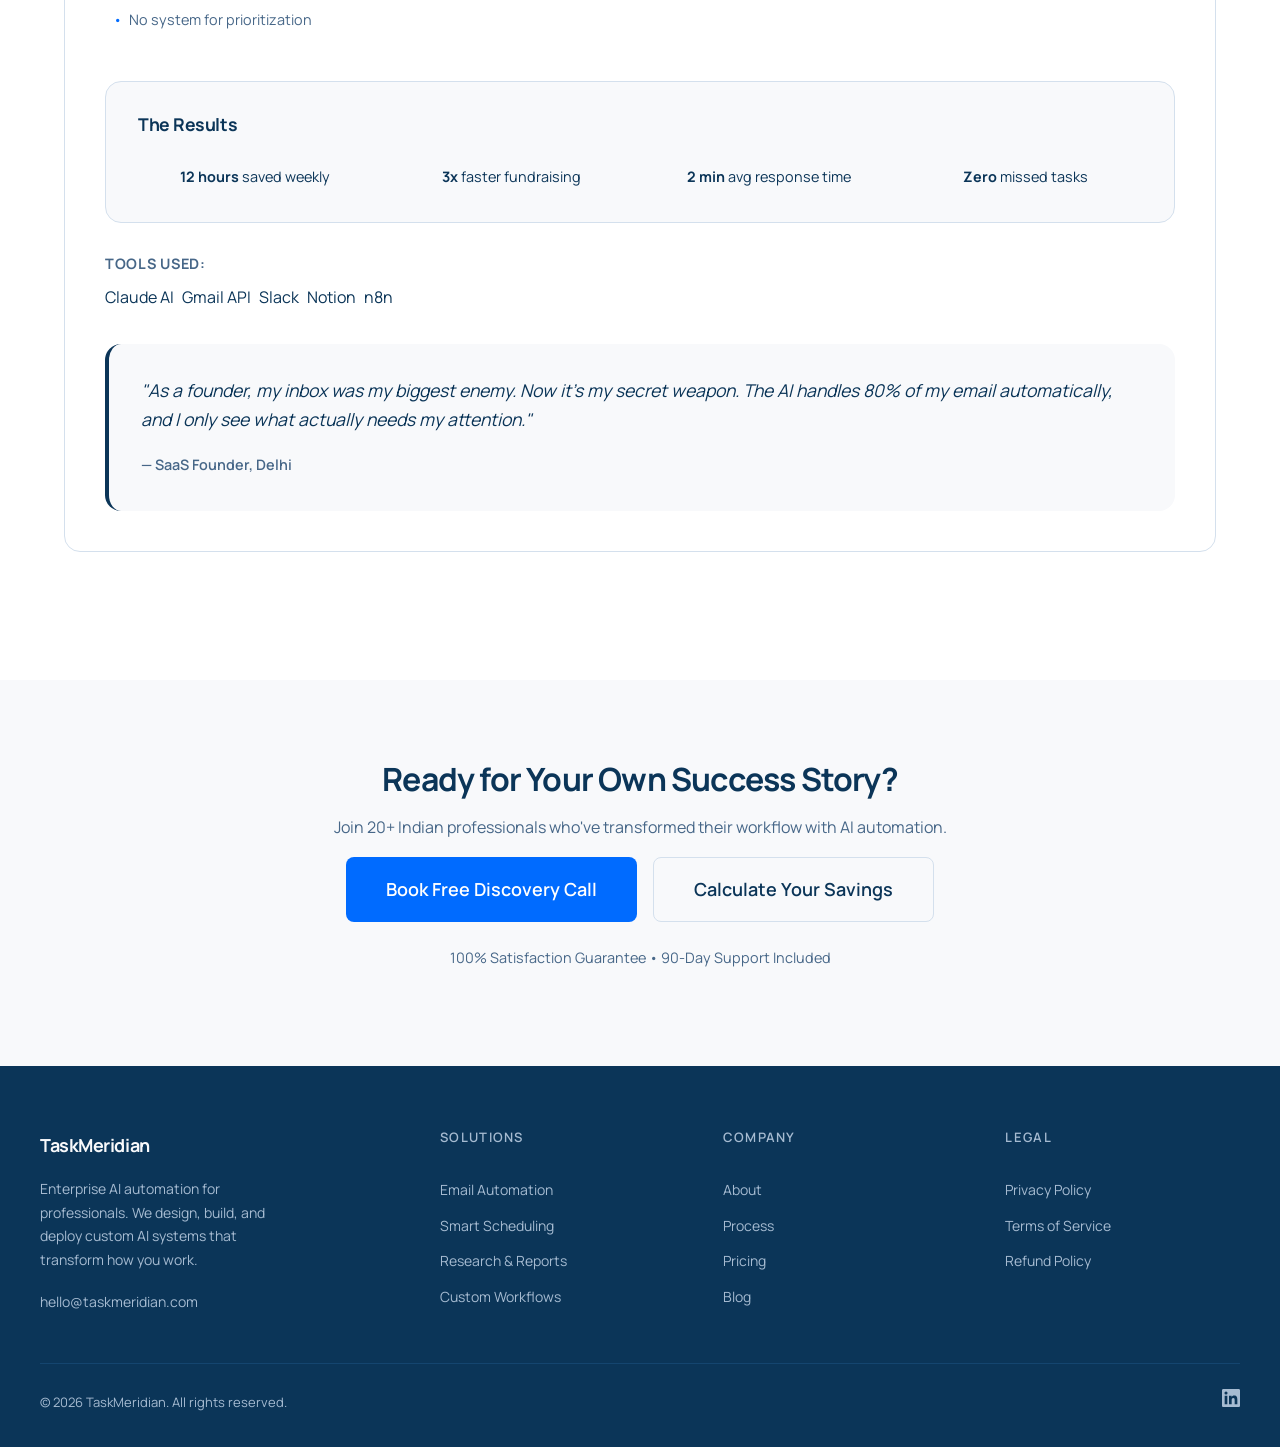
<file: case-studies.html>
<!DOCTYPE html>
<html lang="en">
<head>
    <meta charset="UTF-8">
    <meta name="viewport" content="width=device-width, initial-scale=1.0">
    <title>Case Studies | TaskMeridian — AI Automation Results</title>
    <meta name="description" content="See how TaskMeridian's AI automation systems deliver measurable results for consultants, founders, and professional teams.">
    <link rel="canonical" href="https://taskmeridian.com/case-studies.html">
    
    <meta property="og:title" content="Case Studies - Real AI Automation Results">
    <meta property="og:description" content="See how Indian professionals save 10+ hours weekly with AI automation.">
    
    <!-- DNS prefetch for third-party domains -->
    <link rel="dns-prefetch" href="https://fonts.googleapis.com">
    <link rel="dns-prefetch" href="https://fonts.gstatic.com">
    <link rel="dns-prefetch" href="https://www.googletagmanager.com">
    <link rel="dns-prefetch" href="https://www.clarity.ms">
    <!-- Preconnect to frequently used origins -->
    <link rel="preconnect" href="https://fonts.googleapis.com" crossorigin>
    <link rel="preconnect" href="https://fonts.gstatic.com" crossorigin>
    <link href="https://fonts.googleapis.com/css2?family=Manrope:wght@400;500;600;700;800&display=swap" rel="stylesheet">
    <link rel="stylesheet" href="styles.css">
    <link rel="stylesheet" href="case-studies.css">
</head>
<body>
    <!-- Navigation -->
    <nav class="navbar">
        <div class="nav-container">
            <a href="index.html" class="nav-logo">TaskMeridian</a>
            <div class="nav-links">
                <a href="index.html#solutions">Solutions</a>
                <a href="index.html#process">Process</a>
                <a href="index.html#technology">Technology</a>
                <a href="index.html#pricing">Pricing</a>
                <div class="nav-dropdown">
                    <a href="#" class="dropdown-trigger">Resources <svg width="12" height="12" viewBox="0 0 12 12" fill="none" stroke="currentColor" stroke-width="2"><path d="M3 5l3 3 3-3"/></svg></a>
                    <div class="dropdown-menu">
                        <a href="blog.html">Blog</a>
                        <a href="case-studies.html">Case Studies</a>
                        <a href="resources.html">Tools & Templates</a>
                    </div>
                </div>
            </div>
            <a href="index.html#book" class="nav-cta">Schedule Consultation</a>
            <button class="nav-hamburger" aria-label="Menu">
                <span></span><span></span><span></span>
            </button>
        </div>
    </nav>

    <!-- Header -->
    <section class="case-studies-header">
        <div class="container">
            <span class="section-badge">Case Studies</span>
            <h1>Real Results from Real Professionals</h1>
            <p class="header-intro">See how Indian consultants, founders, and freelancers are reclaiming 10+ hours every week with AI automation.</p>
            <p class="privacy-note"> Real workflows. Names changed for privacy.</p>
        </div>
    </section>

    <!-- Case Studies Grid -->
    <section class="case-studies-grid-section">
        <div class="container">
            <!-- Case Study 1 -->
            <article class="case-study-card">
                <div class="case-study-header">
                    <div class="client-info">
                        <span class="client-industry">Management Consulting</span>
                        <h2>How a Mumbai Consultant Saved 15 Hours/Week</h2>
                    </div>
                    <div class="result-badge">
                        <span class="result-number">15 hrs</span>
                        <span class="result-label">Saved Weekly</span>
                    </div>
                </div>

                <div class="case-study-content">
                    <div class="challenge-solution">
                        <div class="cs-block">
                            <h3>The Challenge</h3>
                            <p>Rahul (name changed), a strategy consultant in Mumbai, was spending <strong>3 hours daily</strong> on email management and client research. He was working 60+ hour weeks and missing deadlines.</p>
                            <ul>
                                <li>200+ emails daily to sort through</li>
                                <li>2 days spent on research per client</li>
                                <li>Missing important client communications</li>
                                <li>No time for actual consulting work</li>
                            </ul>
                        </div>

                        <div class="cs-block">
                            <h3>Our Solution</h3>
                            <p>We built a 3-part automation system using Claude AI, Gmail, and Notion:</p>
                            <ul>
                                <li><strong>Email Triage AI:</strong> Auto-categorizes emails by urgency</li>
                                <li><strong>Research Assistant:</strong> Generates client briefs in 30 minutes</li>
                                <li><strong>Smart Scheduler:</strong> Handles all meeting coordination</li>
                            </ul>
                        </div>
                    </div>

                    <div class="results-section">
                        <h3>The Results</h3>
                        <div class="results-grid">
                            <div class="result-item">
                                <span class="result-icon"></span>
                                <span class="result-text"><strong>15 hours</strong> saved weekly</span>
                            </div>
                            <div class="result-item">
                                <span class="result-icon"></span>
                                <span class="result-text"><strong>₹6L+</strong> annual value</span>
                            </div>
                            <div class="result-item">
                                <span class="result-icon"></span>
                                <span class="result-text"><strong>40%</strong> more clients</span>
                            </div>
                            <div class="result-item">
                                <span class="result-icon"></span>
                                <span class="result-text"><strong>Zero</strong> missed deadlines</span>
                            </div>
                        </div>
                    </div>

                    <div class="tools-used">
                        <h4>Tools Used:</h4>
                        <div class="tool-tags">
                            <span class="tool-tag">Claude AI</span>
                            <span class="tool-tag">Gmail API</span>
                            <span class="tool-tag">Notion</span>
                            <span class="tool-tag">Calendly</span>
                            <span class="tool-tag">Make.com</span>
                        </div>
                    </div>

                    <blockquote class="client-quote">
                        <p>"I went from drowning in emails to having a personal AI assistant. TaskMeridian didn't just save me time—they gave me my life back. I can actually focus on strategy now instead of admin work."</p>
                        <cite>— Strategy Consultant, Mumbai</cite>
                    </blockquote>
                </div>
            </article>

            <!-- Case Study 2 -->
            <article class="case-study-card">
                <div class="case-study-header">
                    <div class="client-info">
                        <span class="client-industry">Freelance Design</span>
                        <h2>Automating Client Research for a Freelance Designer</h2>
                    </div>
                    <div class="result-badge">
                        <span class="result-number">10 hrs</span>
                        <span class="result-label">Saved Weekly</span>
                    </div>
                </div>

                <div class="case-study-content">
                    <div class="challenge-solution">
                        <div class="cs-block">
                            <h3>The Challenge</h3>
                            <p>Priya, a freelance graphic designer in Bangalore, spent hours on client onboarding and research before every project. This unpaid work was eating into her billable hours.</p>
                            <ul>
                                <li>4+ hours per client on research</li>
                                <li>Manual competitor analysis</li>
                                <li>Inconsistent project briefs</li>
                                <li>Limited to 3-4 clients per month</li>
                            </ul>
                        </div>

                        <div class="cs-block">
                            <h3>Our Solution</h3>
                            <p>Custom research automation that generates comprehensive client briefs:</p>
                            <ul>
                                <li><strong>Brand Research AI:</strong> Analyzes client's industry and competitors</li>
                                <li><strong>Design Brief Generator:</strong> Creates structured project briefs</li>
                                <li><strong>Reference Collector:</strong> Gathers relevant design inspiration</li>
                            </ul>
                        </div>
                    </div>

                    <div class="results-section">
                        <h3>The Results</h3>
                        <div class="results-grid">
                            <div class="result-item">
                                <span class="result-icon"></span>
                                <span class="result-text"><strong>10 hours</strong> saved weekly</span>
                            </div>
                            <div class="result-item">
                                <span class="result-icon"></span>
                                <span class="result-text"><strong>₹3L+</strong> additional revenue</span>
                            </div>
                            <div class="result-item">
                                <span class="result-icon"></span>
                                <span class="result-text"><strong>2x</strong> more projects</span>
                            </div>
                            <div class="result-item">
                                <span class="result-icon"></span>
                                <span class="result-text"><strong>100%</strong> client satisfaction</span>
                            </div>
                        </div>
                    </div>

                    <div class="tools-used">
                        <h4>Tools Used:</h4>
                        <div class="tool-tags">
                            <span class="tool-tag">ChatGPT</span>
                            <span class="tool-tag">Perplexity</span>
                            <span class="tool-tag">Notion</span>
                            <span class="tool-tag">Google Sheets</span>
                            <span class="tool-tag">Make.com</span>
                        </div>
                    </div>

                    <blockquote class="client-quote">
                        <p>"The research automation is like having a junior researcher who works 24/7. I send a client name and get a complete brief in 30 minutes. Game changer for my freelance business."</p>
                        <cite>— Freelance Designer, Bangalore</cite>
                    </blockquote>
                </div>
            </article>

            <!-- Case Study 3 -->
            <article class="case-study-card">
                <div class="case-study-header">
                    <div class="client-info">
                        <span class="client-industry">Startup Founder</span>
                        <h2>Email-to-Task Automation for a Startup Founder</h2>
                    </div>
                    <div class="result-badge">
                        <span class="result-number">12 hrs</span>
                        <span class="result-label">Saved Weekly</span>
                    </div>
                </div>

                <div class="case-study-content">
                    <div class="challenge-solution">
                        <div class="cs-block">
                            <h3>The Challenge</h3>
                            <p>Arjun, a SaaS founder in Delhi, was overwhelmed with investor communications, customer support, and team coordination. Important tasks were falling through the cracks.</p>
                            <ul>
                                <li>300+ emails daily across multiple inboxes</li>
                                <li>Investor updates taking entire days</li>
                                <li>Customer queries going unanswered</li>
                                <li>No system for prioritization</li>
                            </ul>
                        </div>

                        <div class="cs-block">
                            <h3>Our Solution</h3>
                            <p>Comprehensive email automation system with smart routing:</p>
                            <ul>
                                <li><strong>Smart Inbox:</strong> AI categorizes and prioritizes all emails</li>
                                <li><strong>Auto-Responses:</strong> Handles common queries instantly</li>
                                <li><strong>Task Extraction:</strong> Creates tasks from emails automatically</li>
                                <li><strong>Investor Updates:</strong> Generates weekly reports automatically</li>
                            </ul>
                        </div>
                    </div>

                    <div class="results-section">
                        <h3>The Results</h3>
                        <div class="results-grid">
                            <div class="result-item">
                                <span class="result-icon"></span>
                                <span class="result-text"><strong>12 hours</strong> saved weekly</span>
                            </div>
                            <div class="result-item">
                                <span class="result-icon"></span>
                                <span class="result-text"><strong>3x</strong> faster fundraising</span>
                            </div>
                            <div class="result-item">
                                <span class="result-icon"></span>
                                <span class="result-text"><strong>2 min</strong> avg response time</span>
                            </div>
                            <div class="result-item">
                                <span class="result-icon"></span>
                                <span class="result-text"><strong>Zero</strong> missed tasks</span>
                            </div>
                        </div>
                    </div>

                    <div class="tools-used">
                        <h4>Tools Used:</h4>
                        <div class="tool-tags">
                            <span class="tool-tag">Claude AI</span>
                            <span class="tool-tag">Gmail API</span>
                            <span class="tool-tag">Slack</span>
                            <span class="tool-tag">Notion</span>
                            <span class="tool-tag">n8n</span>
                        </div>
                    </div>

                    <blockquote class="client-quote">
                        <p>"As a founder, my inbox was my biggest enemy. Now it's my secret weapon. The AI handles 80% of my email automatically, and I only see what actually needs my attention."</p>
                        <cite>— SaaS Founder, Delhi</cite>
                    </blockquote>
                </div>
            </article>
        </div>
    </section>

    <!-- CTA Section -->
    <section class="case-studies-cta">
        <div class="container">
            <div class="cta-box">
                <h2>Ready for Your Own Success Story?</h2>
                <p>Join 20+ Indian professionals who've transformed their workflow with AI automation.</p>
                <div class="cta-buttons">
                    <a href="index.html#book" class="btn btn-primary btn-lg">Book Free Discovery Call</a>
                    <a href="index.html#calculator" class="btn btn-outline btn-lg">Calculate Your Savings</a>
                </div>
                <p class="guarantee-text"> 100% Satisfaction Guarantee • 90-Day Support Included</p>
            </div>
        </div>
    </section>

    <!-- Footer -->
    <footer class="site-footer">
        <div class="footer-container">
            <div class="footer-grid">
                <div class="footer-brand">
                    <a href="index.html" class="footer-logo">TaskMeridian</a>
                    <p class="footer-description">Enterprise AI automation for professionals. We design, build, and deploy custom AI systems that transform how you work.</p>
                    <a href="mailto:hello@taskmeridian.com" class="footer-email">hello@taskmeridian.com</a>
                </div>
                <div class="footer-column">
                    <h2 class="footer-heading">Solutions</h2>
                    <a href="index.html#solutions">Email Automation</a>
                    <a href="index.html#solutions">Smart Scheduling</a>
                    <a href="index.html#solutions">Research & Reports</a>
                    <a href="index.html#solutions">Custom Workflows</a>
                </div>
                <div class="footer-column">
                    <h2 class="footer-heading">Company</h2>
                    <a href="index.html#about">About</a>
                    <a href="index.html#process">Process</a>
                    <a href="index.html#pricing">Pricing</a>
                    <a href="blog.html">Blog</a>
                </div>
                <div class="footer-column">
                    <h2 class="footer-heading">Legal</h2>
                    <a href="privacy-policy.html">Privacy Policy</a>
                    <a href="terms-of-service.html">Terms of Service</a>
                    <a href="refund-policy.html">Refund Policy</a>
                </div>
            </div>
            <div class="footer-bottom">
                <span class="footer-copyright">&copy; 2026 TaskMeridian. All rights reserved.</span>
                <a href="https://www.linkedin.com/in/udit-garud-657547246/" target="_blank" rel="noopener" class="footer-social" aria-label="LinkedIn">
                    <svg width="18" height="18" viewBox="0 0 24 24" fill="currentColor"><path d="M20.447 20.452h-3.554v-5.569c0-1.328-.027-3.037-1.852-3.037-1.853 0-2.136 1.445-2.136 2.939v5.667H9.351V9h3.414v1.561h.046c.477-.9 1.637-1.85 3.37-1.85 3.601 0 4.267 2.37 4.267 5.455v6.286zM5.337 7.433a2.062 2.062 0 01-2.063-2.065 2.064 2.064 0 112.063 2.065zm1.782 13.019H3.555V9h3.564v11.452zM22.225 0H1.771C.792 0 0 .774 0 1.729v20.542C0 23.227.792 24 1.771 24h20.451C23.2 24 24 23.227 24 22.271V1.729C24 .774 23.2 0 22.222 0h.003z"/></svg>
                </a>
            </div>
        </div>
    </footer>

    <!-- Google Analytics -->
    <script async src="https://www.googletagmanager.com/gtag/js?id=G-LPR7XW7PG5"></script>
    <script>
        window.dataLayer = window.dataLayer || [];
        function gtag(){dataLayer.push(arguments);}
        gtag('js', new Date());
        gtag('config', 'G-LPR7XW7PG5');
    </script>

    <script src="script.js"></script>
</body>
</html>
</file>
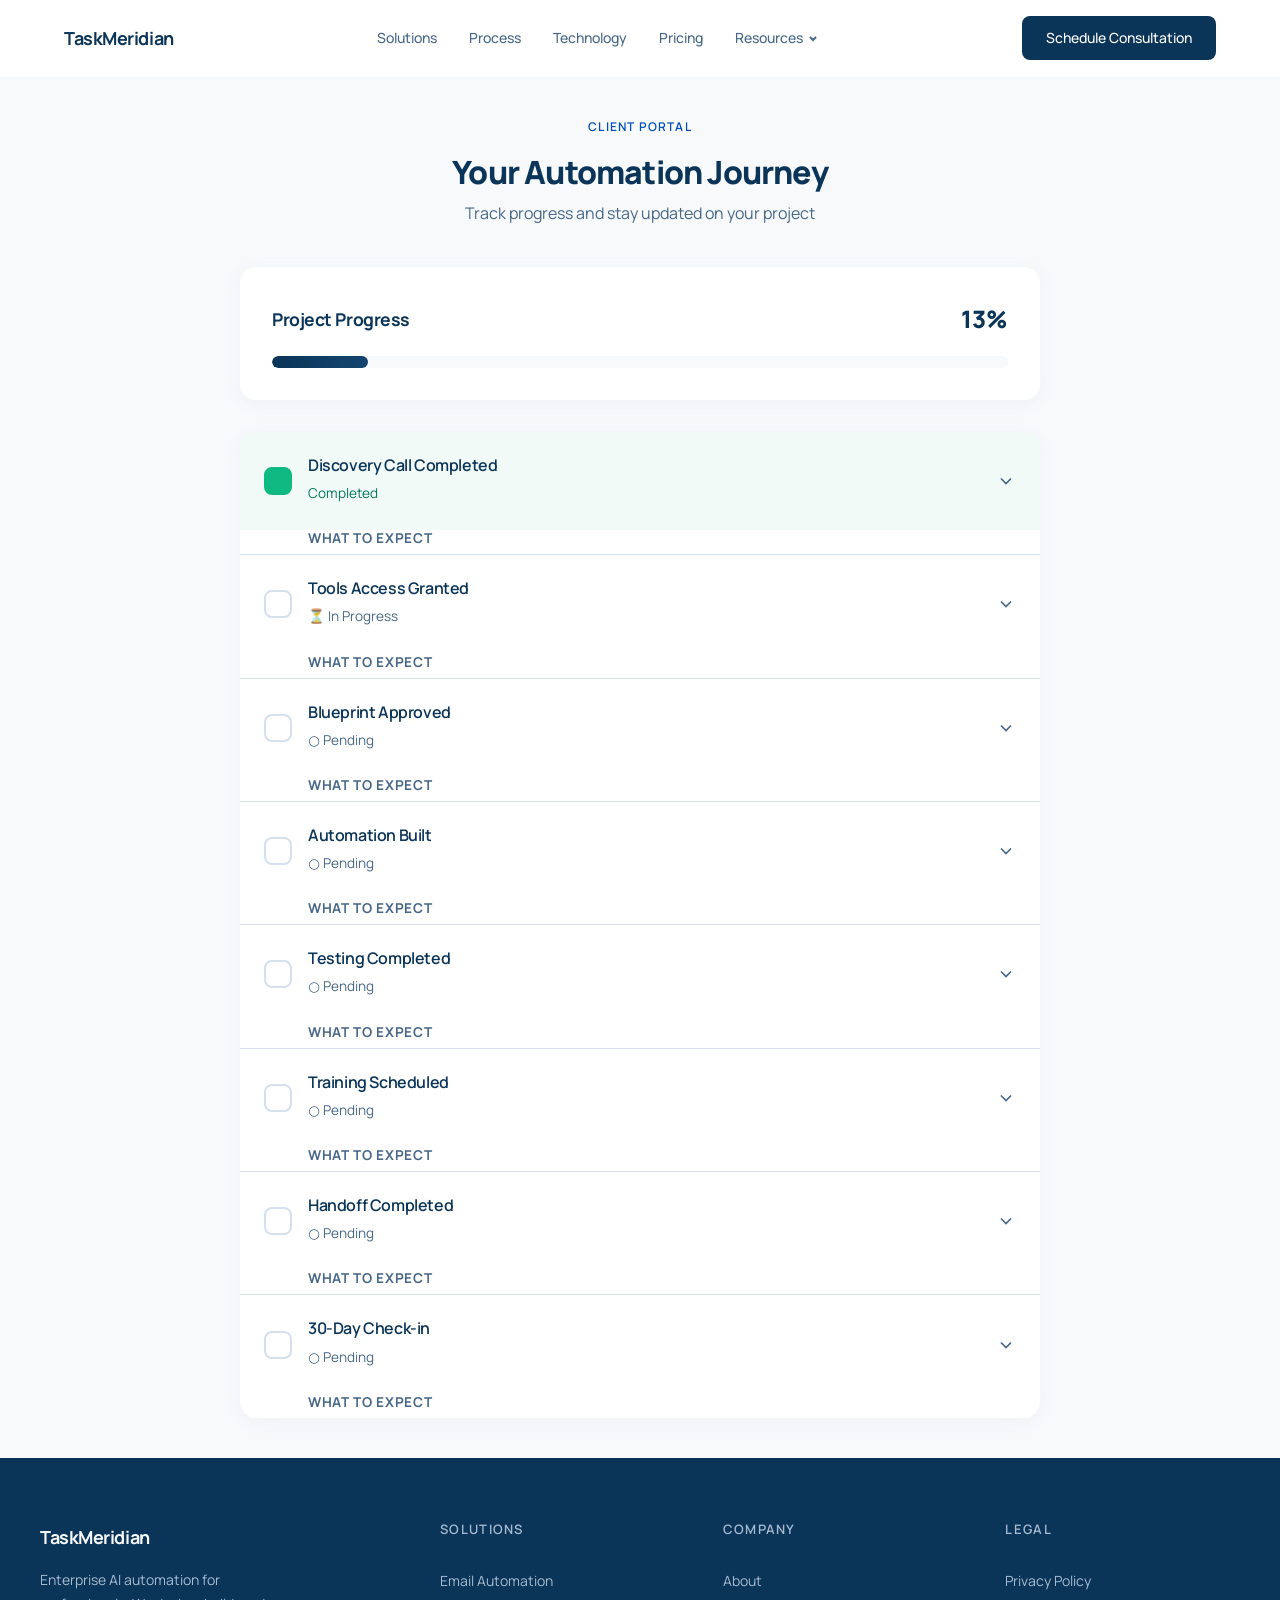
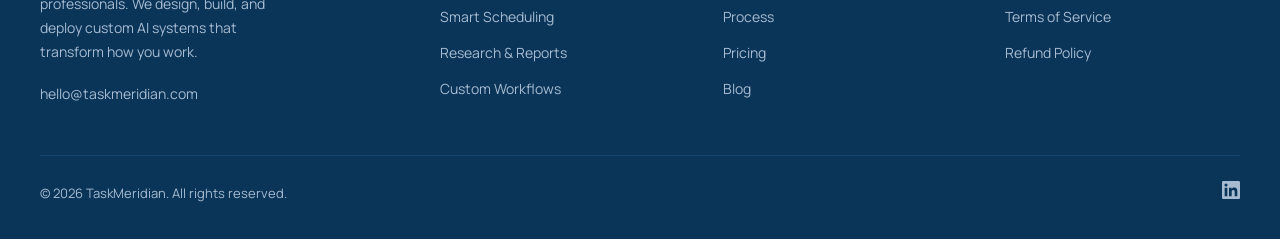
<file: onboarding.html>
<!DOCTYPE html>
<html lang="en">
<head>
    <meta charset="UTF-8">
    <meta name="viewport" content="width=device-width, initial-scale=1.0">
    <title>Client Onboarding | TaskMeridian</title>
    <meta name="description" content="Track your automation project progress. Complete checklist and stay updated on your TaskMeridian journey.">
    <meta name="robots" content="noindex, nofollow">
    <!-- DNS prefetch for third-party domains -->
    <link rel="dns-prefetch" href="https://fonts.googleapis.com">
    <link rel="dns-prefetch" href="https://fonts.gstatic.com">
    <link rel="dns-prefetch" href="https://www.googletagmanager.com">
    <link rel="dns-prefetch" href="https://www.clarity.ms">
    <!-- Preconnect to frequently used origins -->
    <link rel="preconnect" href="https://fonts.googleapis.com" crossorigin>
    <link rel="preconnect" href="https://fonts.gstatic.com" crossorigin>
    <link href="https://fonts.googleapis.com/css2?family=Manrope:wght@400;500;600;700;800&display=swap" rel="stylesheet">
    <link rel="stylesheet" href="styles.css">
    <style>
        .onboarding-page {
            min-height: 100vh;
            background: linear-gradient(135deg, var(--color-bg-warm) 0%, var(--color-bg-alt) 100%);
            padding: 40px 20px;
        }
        
        .onboarding-container {
            max-width: 800px;
            margin: 0 auto;
        }
        
        .onboarding-header {
            text-align: center;
            margin-bottom: 40px;
        }
        
        .onboarding-header h1 {
            font-size: 2rem;
            font-weight: 800;
            margin-bottom: 8px;
        }
        
        .onboarding-header p {
            color: var(--color-text-secondary);
        }
        
        .progress-section {
            background: white;
            padding: 32px;
            border-radius: 16px;
            margin-bottom: 32px;
            box-shadow: 0 4px 20px rgba(71, 103, 136,0.05);
        }
        
        .progress-header {
            display: flex;
            justify-content: space-between;
            align-items: center;
            margin-bottom: 16px;
        }
        
        .progress-header h2 {
            font-size: 1.1rem;
            font-weight: 700;
        }
        
        .progress-percentage {
            font-size: 1.5rem;
            font-weight: 800;
            color: var(--color-primary);
        }
        
        .progress-bar {
            height: 12px;
            background: var(--color-bg-alt);
            border-radius: 9999px;
            overflow: hidden;
        }
        
        .progress-fill {
            height: 100%;
            background: linear-gradient(90deg, var(--color-primary) 0%, var(--color-primary-dark) 100%);
            border-radius: 9999px;
            transition: width 0.5s ease;
        }
        
        .checklist-section {
            background: white;
            border-radius: 16px;
            overflow: hidden;
            box-shadow: 0 4px 20px rgba(71, 103, 136,0.05);
        }
        
        .checklist-item {
            border-bottom: 1px solid var(--color-border);
        }
        
        .checklist-item:last-child {
            border-bottom: none;
        }
        
        .checklist-header {
            display: flex;
            align-items: center;
            gap: 16px;
            padding: 24px;
            cursor: pointer;
            transition: background 0.2s;
        }
        
        .checklist-header:hover {
            background: var(--color-bg-alt);
        }
        
        .checklist-item.completed .checklist-header {
            background: rgba(5, 150, 105, 0.05);
        }
        
        .checkbox {
            width: 28px;
            height: 28px;
            border: 2px solid var(--color-border);
            border-radius: 8px;
            display: flex;
            align-items: center;
            justify-content: center;
            flex-shrink: 0;
            transition: all 0.2s;
        }
        
        .checklist-item.completed .checkbox {
            background: var(--color-success);
            border-color: var(--color-success);
            color: white;
        }
        
        .checklist-title {
            flex: 1;
        }
        
        .checklist-title h3 {
            font-size: 1rem;
            font-weight: 600;
            margin-bottom: 4px;
        }
        
        .checklist-title .status {
            font-size: 0.85rem;
            color: var(--color-text-secondary);
        }
        
        .checklist-item.completed .status {
            color: var(--color-success-text);
        }
        
        .expand-icon {
            color: var(--color-text-secondary);
            transition: transform 0.3s;
        }
        
        .checklist-item.expanded .expand-icon {
            transform: rotate(180deg);
        }
        
        /* grid-template-rows instead of max-height: no arbitrary 500px ceiling
           to clip long items, and no layout thrash on every frame. */
        .checklist-content {
            display: grid;
            grid-template-rows: 0fr;
            transition: grid-template-rows 0.3s ease;
        }
        
        .checklist-content > * {
            overflow: hidden;
        }
        
        .checklist-item.expanded .checklist-content {
            grid-template-rows: 1fr;
        }
        
        .checklist-details {
            padding: 0 24px 24px 68px;
        }
        
        .detail-section {
            margin-bottom: 20px;
        }
        
        .detail-section:last-child {
            margin-bottom: 0;
        }
        
        .detail-section h4 {
            font-size: 0.85rem;
            font-weight: 700;
            color: var(--color-text-secondary);
            text-transform: uppercase;
            letter-spacing: 0.05em;
            margin-bottom: 8px;
        }
        
        .detail-section p, .detail-section ul {
            font-size: 0.95rem;
            color: var(--color-text-secondary);
            line-height: 1.6;
        }
        
        .detail-section ul {
            list-style: none;
        }
        
        .detail-section li {
            padding: 4px 0;
            padding-left: 20px;
            position: relative;
        }
        
        .detail-section li::before {
            content: "→";
            position: absolute;
            left: 0;
            color: var(--color-primary);
        }
        
        .contact-support {
            background: var(--color-bg-warm);
            padding: 24px;
            border-radius: 16px;
            margin-top: 20px;
            text-align: center;
        }
        
        .contact-support p {
            font-size: 0.95rem;
            color: var(--color-text-secondary);
            margin-bottom: 12px;
        }
        
        @media (max-width: 640px) {
            .checklist-details {
                padding: 0 20px 20px 20px;
            }
            
            .checklist-header {
                padding: 20px;
            }
        }
    </style>
</head>
<body>
    <!-- Navigation -->
    <nav class="navbar">
        <div class="nav-container">
            <a href="index.html" class="nav-logo">TaskMeridian</a>
            <div class="nav-links">
                <a href="index.html#solutions">Solutions</a>
                <a href="index.html#process">Process</a>
                <a href="index.html#technology">Technology</a>
                <a href="index.html#pricing">Pricing</a>
                <div class="nav-dropdown">
                    <a href="#" class="dropdown-trigger">Resources <svg width="12" height="12" viewBox="0 0 12 12" fill="none" stroke="currentColor" stroke-width="2"><path d="M3 5l3 3 3-3"/></svg></a>
                    <div class="dropdown-menu">
                        <a href="blog.html">Blog</a>
                        <a href="case-studies.html">Case Studies</a>
                        <a href="resources.html">Tools & Templates</a>
                    </div>
                </div>
            </div>
            <a href="index.html#book" class="nav-cta">Schedule Consultation</a>
            <button class="nav-hamburger" aria-label="Menu">
                <span></span><span></span><span></span>
            </button>
        </div>
    </nav>

    <div class="onboarding-page">
        <div class="onboarding-container">
            <div class="onboarding-header">
                <span class="section-badge">Client Portal</span>
                <h1>Your Automation Journey</h1>
                <p>Track progress and stay updated on your project</p>
            </div>

            <!-- Progress Section -->
            <div class="progress-section">
                <div class="progress-header">
                    <h2>Project Progress</h2>
                    <span class="progress-percentage" id="progress-text">0%</span>
                </div>
                <div class="progress-bar">
                    <div class="progress-fill" id="progress-bar" style="width: 0%"></div>
                </div>
            </div>

            <!-- Checklist -->
            <div class="checklist-section" id="checklist">
                <!-- Items will be generated by JavaScript -->
            </div>
        </div>
    </div>

    <script>
        // Onboarding checklist data
        const checklistItems = [
            {
                id: 1,
                title: 'Discovery Call Completed',
                status: 'completed',
                whatToExpect: 'We discussed your workflow, identified pain points, and outlined potential automation opportunities.',
                yourAction: 'Nothing! We\'ll send you a summary within 24 hours.',
                timeline: 'Completed on Day 1'
            },
            {
                id: 2,
                title: 'Tools Access Granted',
                status: 'in_progress',
                whatToExpect: 'We need access to the tools you want to automate (Gmail, Notion, etc.). We use secure OAuth connections.',
                yourAction: 'Check your email for secure access links. Click to authorize.',
                timeline: 'Within 2 days of discovery call'
            },
            {
                id: 3,
                title: 'Blueprint Approved',
                status: 'pending',
                whatToExpect: 'We\'ll send you a detailed blueprint showing exactly what we\'ll build, including workflow diagrams and timeline.',
                yourAction: 'Review the blueprint and approve or request changes.',
                timeline: 'Within 3 days'
            },
            {
                id: 4,
                title: 'Automation Built',
                status: 'pending',
                whatToExpect: 'Our team builds your custom automation system. You don\'t need to do anything during this phase.',
                yourAction: 'Sit back and relax! We\'ll update you on progress.',
                timeline: '3-5 days after approval'
            },
            {
                id: 5,
                title: 'Testing Completed',
                status: 'pending',
                whatToExpect: 'We thoroughly test all automations with sample data to ensure everything works perfectly.',
                yourAction: 'We\'ll share test results and get your sign-off.',
                timeline: '1 day after build'
            },
            {
                id: 6,
                title: 'Training Scheduled',
                status: 'pending',
                whatToExpect: '1-hour personal walkthrough session where we show you how everything works.',
                yourAction: 'Pick a time that works for you from the calendar link we\'ll send.',
                timeline: 'Within 1 week of build completion'
            },
            {
                id: 7,
                title: 'Handoff Completed',
                status: 'pending',
                whatToExpect: 'You\'re all set! We hand over documentation and full control of your automations.',
                yourAction: 'Start using your new AI-powered workflow!',
                timeline: 'Day of training'
            },
            {
                id: 8,
                title: '30-Day Check-in',
                status: 'pending',
                whatToExpect: 'We\'ll reach out to see how things are going and answer any questions.',
                yourAction: 'Share your feedback and any tweaks you\'d like.',
                timeline: '30 days after handoff'
            }
        ];

        // Render checklist
        function renderChecklist() {
            const container = document.getElementById('checklist');
            
            checklistItems.forEach((item, index) => {
                const itemEl = document.createElement('div');
                itemEl.className = `checklist-item ${item.status}`;
                itemEl.dataset.id = item.id;
                
                itemEl.innerHTML = `
                    <div class="checklist-header" onclick="toggleItem(${item.id})">
                        <div class="checkbox">
                            ${item.status === 'completed' ? '' : ''}
                        </div>
                        <div class="checklist-title">
                            <h3>${item.title}</h3>
                            <span class="status">${getStatusText(item.status)}</span>
                        </div>
                        <svg class="expand-icon" width="20" height="20" viewBox="0 0 24 24" fill="none" stroke="currentColor" stroke-width="2">
                            <polyline points="6 9 12 15 18 9"/>
                        </svg>
                    </div>
                    <div class="checklist-content">
                        <div class="checklist-details">
                            <div class="detail-section">
                                <h4>What to Expect</h4>
                                <p>${item.whatToExpect}</p>
                            </div>
                            <div class="detail-section">
                                <h4>Your Action</h4>
                                <p>${item.yourAction}</p>
                            </div>
                            <div class="detail-section">
                                <h4>Timeline</h4>
                                <p>${item.timeline}</p>
                            </div>
                            ${item.status !== 'completed' ? `
                            <div class="contact-support">
                                <p>Stuck on this step?</p>
                                <a href="https://wa.me/918421884545" class="btn btn-primary btn-sm" target="_blank">Chat on WhatsApp</a>
                            </div>
                            ` : ''}
                        </div>
                    </div>
                `;
                
                container.appendChild(itemEl);
            });
            
            updateProgress();
        }

        function getStatusText(status) {
            const statusMap = {
                'completed': ' Completed',
                'in_progress': '⏳ In Progress',
                'pending': '○ Pending'
            };
            return statusMap[status] || status;
        }

        function toggleItem(id) {
            const item = document.querySelector(`[data-id="${id}"]`);
            item.classList.toggle('expanded');
        }

        function updateProgress() {
            const completed = checklistItems.filter(i => i.status === 'completed').length;
            const total = checklistItems.length;
            const percentage = Math.round((completed / total) * 100);
            
            document.getElementById('progress-text').textContent = percentage + '%';
            document.getElementById('progress-bar').style.width = percentage + '%';
        }

        // Initialize
        renderChecklist();
    </script>
    
    <!-- Footer -->
    <footer class="site-footer">
        <div class="footer-container">
            <div class="footer-grid">
                <div class="footer-brand">
                    <a href="index.html" class="footer-logo">TaskMeridian</a>
                    <p class="footer-description">Enterprise AI automation for professionals. We design, build, and deploy custom AI systems that transform how you work.</p>
                    <a href="mailto:hello@taskmeridian.com" class="footer-email">hello@taskmeridian.com</a>
                </div>
                <div class="footer-column">
                    <h2 class="footer-heading">Solutions</h2>
                    <a href="index.html#solutions">Email Automation</a>
                    <a href="index.html#solutions">Smart Scheduling</a>
                    <a href="index.html#solutions">Research & Reports</a>
                    <a href="index.html#solutions">Custom Workflows</a>
                </div>
                <div class="footer-column">
                    <h2 class="footer-heading">Company</h2>
                    <a href="index.html#about">About</a>
                    <a href="index.html#process">Process</a>
                    <a href="index.html#pricing">Pricing</a>
                    <a href="blog.html">Blog</a>
                </div>
                <div class="footer-column">
                    <h2 class="footer-heading">Legal</h2>
                    <a href="privacy-policy.html">Privacy Policy</a>
                    <a href="terms-of-service.html">Terms of Service</a>
                    <a href="refund-policy.html">Refund Policy</a>
                </div>
            </div>
            <div class="footer-bottom">
                <span class="footer-copyright">&copy; 2026 TaskMeridian. All rights reserved.</span>
                <a href="https://www.linkedin.com/in/udit-garud-657547246/" target="_blank" rel="noopener" class="footer-social" aria-label="LinkedIn">
                    <svg width="18" height="18" viewBox="0 0 24 24" fill="currentColor"><path d="M20.447 20.452h-3.554v-5.569c0-1.328-.027-3.037-1.852-3.037-1.853 0-2.136 1.445-2.136 2.939v5.667H9.351V9h3.414v1.561h.046c.477-.9 1.637-1.85 3.37-1.85 3.601 0 4.267 2.37 4.267 5.455v6.286zM5.337 7.433a2.062 2.062 0 01-2.063-2.065 2.064 2.064 0 112.063 2.065zm1.782 13.019H3.555V9h3.564v11.452zM22.225 0H1.771C.792 0 0 .774 0 1.729v20.542C0 23.227.792 24 1.771 24h20.451C23.2 24 24 23.227 24 22.271V1.729C24 .774 23.2 0 22.222 0h.003z"/></svg>
                </a>
            </div>
        </div>
    </footer>

    <!-- Google Analytics -->
    <script async src="https://www.googletagmanager.com/gtag/js?id=G-LPR7XW7PG5"></script>
    <script>
        window.dataLayer = window.dataLayer || [];
        function gtag(){dataLayer.push(arguments);}
        gtag('js', new Date());
        gtag('config', 'G-LPR7XW7PG5');
    </script>
</body>
</html>
</file>
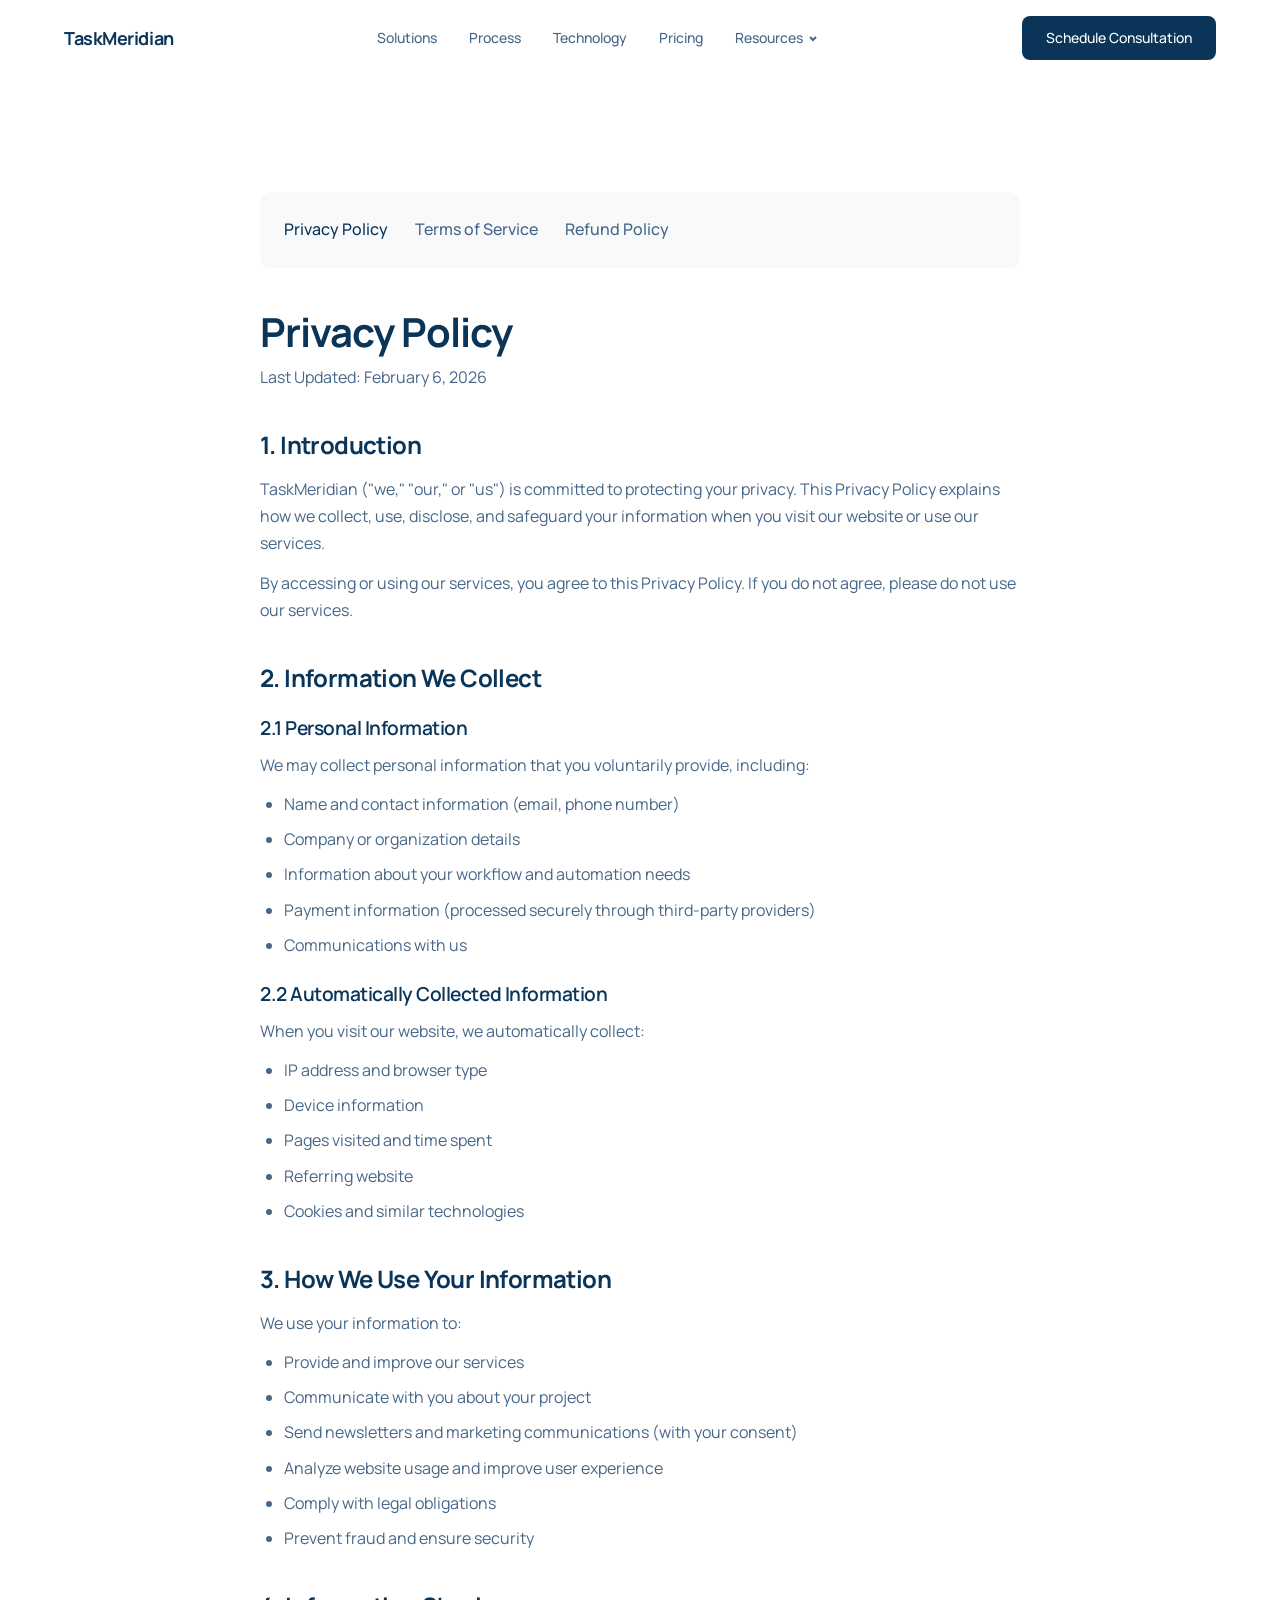
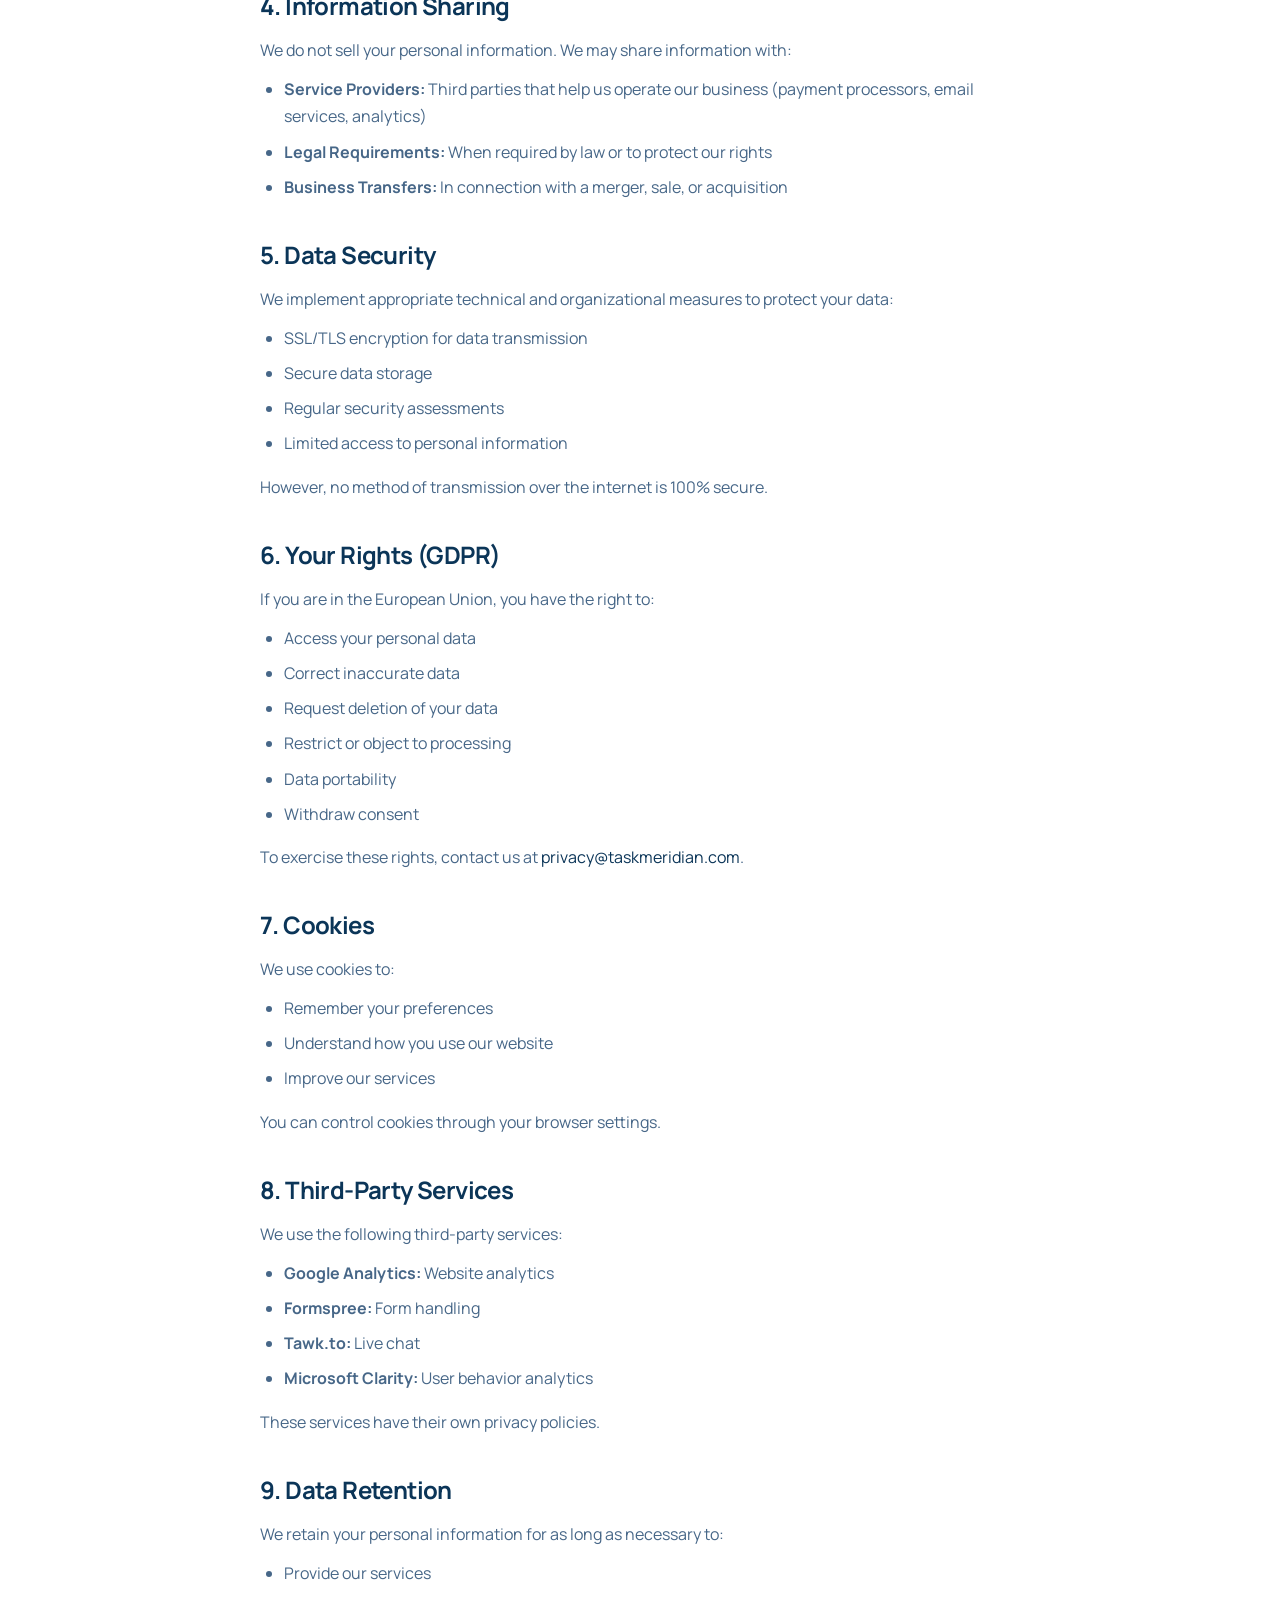
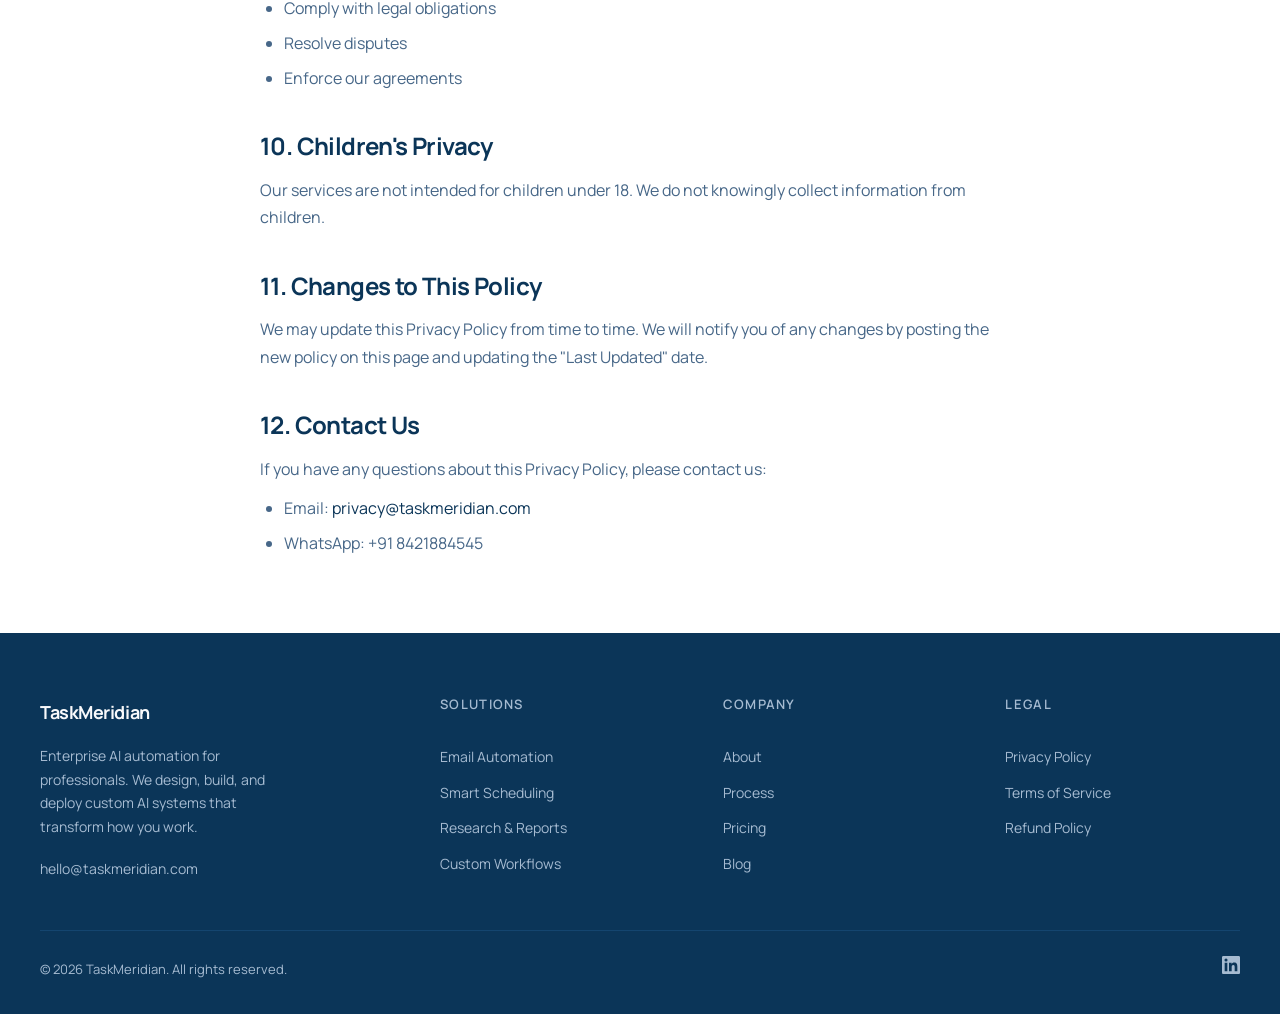
<file: privacy-policy.html>
<!DOCTYPE html>
<html lang="en">
<head>
    <meta charset="UTF-8">
    <meta name="viewport" content="width=device-width, initial-scale=1.0">
    <title>Privacy Policy | TaskMeridian</title>
    <meta name="description" content="TaskMeridian Privacy Policy. Learn how we collect, use, and protect your personal data.">
    <meta name="robots" content="index, follow">
    <link rel="canonical" href="https://taskmeridian.com/privacy-policy.html">
    <!-- DNS prefetch for third-party domains -->
    <link rel="dns-prefetch" href="https://fonts.googleapis.com">
    <link rel="dns-prefetch" href="https://fonts.gstatic.com">
    <link rel="dns-prefetch" href="https://www.googletagmanager.com">
    <link rel="dns-prefetch" href="https://www.clarity.ms">
    <!-- Preconnect to frequently used origins -->
    <link rel="preconnect" href="https://fonts.googleapis.com" crossorigin>
    <link rel="preconnect" href="https://fonts.gstatic.com" crossorigin>
    <link href="https://fonts.googleapis.com/css2?family=Manrope:wght@400;500;600;700;800&display=swap" rel="stylesheet">
    <link rel="stylesheet" href="styles.css">
    <style>
        .legal-page {
            padding: 120px 20px 60px;
            max-width: 800px;
            margin: 0 auto;
        }
        .legal-page h1 {
            font-size: 2.5rem;
            font-weight: 700;
            margin-bottom: 8px;
        }
        .last-updated {
            color: var(--color-text-muted);
            font-size: 0.9rem;
            margin-bottom: 40px;
        }
        .legal-page h2 {
            font-size: 1.5rem;
            font-weight: 700;
            margin: 40px 0 16px;
            color: var(--color-text);
        }
        .legal-page h3 {
            font-size: 1.2rem;
            font-weight: 600;
            margin: 24px 0 12px;
        }
        .legal-page p, .legal-page li {
            font-size: 1rem;
            line-height: 1.7;
            color: var(--color-text-secondary);
            margin-bottom: 12px;
        }
        .legal-page ul {
            margin-left: 24px;
            margin-bottom: 16px;
        }
        .legal-page li {
            margin-bottom: 8px;
        }
        .legal-page a {
            color: var(--color-primary);
        }
        .legal-nav {
            background: var(--color-bg-alt);
            padding: 16px 24px;
            border-radius: 12px;
            margin-bottom: 40px;
        }
        .legal-nav a {
            /* 44px tap height; these sat at 22px on touch */
            display: inline-flex;
            align-items: center;
            min-height: 44px;
            color: var(--color-text-secondary);
            text-decoration: none;
            margin-right: 24px;
            font-weight: 500;
        }
        .legal-nav a:hover, .legal-nav a.active {
            color: var(--color-primary);
        }
    </style>
</head>
<body>
    <!-- Navigation -->
    <nav class="navbar">
        <div class="nav-container">
            <a href="index.html" class="nav-logo">TaskMeridian</a>
            <div class="nav-links">
                <a href="index.html#solutions">Solutions</a>
                <a href="index.html#process">Process</a>
                <a href="index.html#technology">Technology</a>
                <a href="index.html#pricing">Pricing</a>
                <div class="nav-dropdown">
                    <a href="#" class="dropdown-trigger">Resources <svg width="12" height="12" viewBox="0 0 12 12" fill="none" stroke="currentColor" stroke-width="2"><path d="M3 5l3 3 3-3"/></svg></a>
                    <div class="dropdown-menu">
                        <a href="blog.html">Blog</a>
                        <a href="case-studies.html">Case Studies</a>
                        <a href="resources.html">Tools & Templates</a>
                    </div>
                </div>
            </div>
            <a href="index.html#book" class="nav-cta">Schedule Consultation</a>
            <button class="nav-hamburger" aria-label="Menu">
                <span></span><span></span><span></span>
            </button>
        </div>
    </nav>

    <div class="legal-page">
        <div class="legal-nav">
            <a href="privacy-policy.html" class="active">Privacy Policy</a>
            <a href="terms-of-service.html">Terms of Service</a>
            <a href="refund-policy.html">Refund Policy</a>
        </div>

        <h1>Privacy Policy</h1>
        <p class="last-updated">Last Updated: February 6, 2026</p>

        <h2>1. Introduction</h2>
        <p>TaskMeridian ("we," "our," or "us") is committed to protecting your privacy. This Privacy Policy explains how we collect, use, disclose, and safeguard your information when you visit our website or use our services.</p>
        <p>By accessing or using our services, you agree to this Privacy Policy. If you do not agree, please do not use our services.</p>

        <h2>2. Information We Collect</h2>
        
        <h3>2.1 Personal Information</h3>
        <p>We may collect personal information that you voluntarily provide, including:</p>
        <ul>
            <li>Name and contact information (email, phone number)</li>
            <li>Company or organization details</li>
            <li>Information about your workflow and automation needs</li>
            <li>Payment information (processed securely through third-party providers)</li>
            <li>Communications with us</li>
        </ul>

        <h3>2.2 Automatically Collected Information</h3>
        <p>When you visit our website, we automatically collect:</p>
        <ul>
            <li>IP address and browser type</li>
            <li>Device information</li>
            <li>Pages visited and time spent</li>
            <li>Referring website</li>
            <li>Cookies and similar technologies</li>
        </ul>

        <h2>3. How We Use Your Information</h2>
        <p>We use your information to:</p>
        <ul>
            <li>Provide and improve our services</li>
            <li>Communicate with you about your project</li>
            <li>Send newsletters and marketing communications (with your consent)</li>
            <li>Analyze website usage and improve user experience</li>
            <li>Comply with legal obligations</li>
            <li>Prevent fraud and ensure security</li>
        </ul>

        <h2>4. Information Sharing</h2>
        <p>We do not sell your personal information. We may share information with:</p>
        <ul>
            <li><strong>Service Providers:</strong> Third parties that help us operate our business (payment processors, email services, analytics)</li>
            <li><strong>Legal Requirements:</strong> When required by law or to protect our rights</li>
            <li><strong>Business Transfers:</strong> In connection with a merger, sale, or acquisition</li>
        </ul>

        <h2>5. Data Security</h2>
        <p>We implement appropriate technical and organizational measures to protect your data:</p>
        <ul>
            <li>SSL/TLS encryption for data transmission</li>
            <li>Secure data storage</li>
            <li>Regular security assessments</li>
            <li>Limited access to personal information</li>
        </ul>
        <p>However, no method of transmission over the internet is 100% secure.</p>

        <h2>6. Your Rights (GDPR)</h2>
        <p>If you are in the European Union, you have the right to:</p>
        <ul>
            <li>Access your personal data</li>
            <li>Correct inaccurate data</li>
            <li>Request deletion of your data</li>
            <li>Restrict or object to processing</li>
            <li>Data portability</li>
            <li>Withdraw consent</li>
        </ul>
        <p>To exercise these rights, contact us at <a href="mailto:privacy@taskmeridian.com">privacy@taskmeridian.com</a>.</p>

        <h2>7. Cookies</h2>
        <p>We use cookies to:</p>
        <ul>
            <li>Remember your preferences</li>
            <li>Understand how you use our website</li>
            <li>Improve our services</li>
        </ul>
        <p>You can control cookies through your browser settings.</p>

        <h2>8. Third-Party Services</h2>
        <p>We use the following third-party services:</p>
        <ul>
            <li><strong>Google Analytics:</strong> Website analytics</li>
            <li><strong>Formspree:</strong> Form handling</li>
            <li><strong>Tawk.to:</strong> Live chat</li>
            <li><strong>Microsoft Clarity:</strong> User behavior analytics</li>
        </ul>
        <p>These services have their own privacy policies.</p>

        <h2>9. Data Retention</h2>
        <p>We retain your personal information for as long as necessary to:</p>
        <ul>
            <li>Provide our services</li>
            <li>Comply with legal obligations</li>
            <li>Resolve disputes</li>
            <li>Enforce our agreements</li>
        </ul>

        <h2>10. Children's Privacy</h2>
        <p>Our services are not intended for children under 18. We do not knowingly collect information from children.</p>

        <h2>11. Changes to This Policy</h2>
        <p>We may update this Privacy Policy from time to time. We will notify you of any changes by posting the new policy on this page and updating the "Last Updated" date.</p>

        <h2>12. Contact Us</h2>
        <p>If you have any questions about this Privacy Policy, please contact us:</p>
        <ul>
            <li>Email: <a href="mailto:privacy@taskmeridian.com">privacy@taskmeridian.com</a></li>
            <li>WhatsApp: +91 8421884545</li>
        </ul>
    </div>

    <!-- Footer -->
    <footer class="site-footer">
        <div class="footer-container">
            <div class="footer-grid">
                <div class="footer-brand">
                    <a href="index.html" class="footer-logo">TaskMeridian</a>
                    <p class="footer-description">Enterprise AI automation for professionals. We design, build, and deploy custom AI systems that transform how you work.</p>
                    <a href="mailto:hello@taskmeridian.com" class="footer-email">hello@taskmeridian.com</a>
                </div>
                <div class="footer-column">
                    <h2 class="footer-heading">Solutions</h2>
                    <a href="index.html#solutions">Email Automation</a>
                    <a href="index.html#solutions">Smart Scheduling</a>
                    <a href="index.html#solutions">Research & Reports</a>
                    <a href="index.html#solutions">Custom Workflows</a>
                </div>
                <div class="footer-column">
                    <h2 class="footer-heading">Company</h2>
                    <a href="index.html#about">About</a>
                    <a href="index.html#process">Process</a>
                    <a href="index.html#pricing">Pricing</a>
                    <a href="blog.html">Blog</a>
                </div>
                <div class="footer-column">
                    <h2 class="footer-heading">Legal</h2>
                    <a href="privacy-policy.html">Privacy Policy</a>
                    <a href="terms-of-service.html">Terms of Service</a>
                    <a href="refund-policy.html">Refund Policy</a>
                </div>
            </div>
            <div class="footer-bottom">
                <span class="footer-copyright">&copy; 2026 TaskMeridian. All rights reserved.</span>
                <a href="https://www.linkedin.com/in/udit-garud-657547246/" target="_blank" rel="noopener" class="footer-social" aria-label="LinkedIn">
                    <svg width="18" height="18" viewBox="0 0 24 24" fill="currentColor"><path d="M20.447 20.452h-3.554v-5.569c0-1.328-.027-3.037-1.852-3.037-1.853 0-2.136 1.445-2.136 2.939v5.667H9.351V9h3.414v1.561h.046c.477-.9 1.637-1.85 3.37-1.85 3.601 0 4.267 2.37 4.267 5.455v6.286zM5.337 7.433a2.062 2.062 0 01-2.063-2.065 2.064 2.064 0 112.063 2.065zm1.782 13.019H3.555V9h3.564v11.452zM22.225 0H1.771C.792 0 0 .774 0 1.729v20.542C0 23.227.792 24 1.771 24h20.451C23.2 24 24 23.227 24 22.271V1.729C24 .774 23.2 0 22.222 0h.003z"/></svg>
                </a>
            </div>
        </div>
    </footer>

    <!-- Google Analytics -->
    <script async src="https://www.googletagmanager.com/gtag/js?id=G-LPR7XW7PG5"></script>
    <script>
        window.dataLayer = window.dataLayer || [];
        function gtag(){dataLayer.push(arguments);}
        gtag('js', new Date());
        gtag('config', 'G-LPR7XW7PG5');
    </script>

    <script src="script.js"></script>
</body>
</html>
</file>
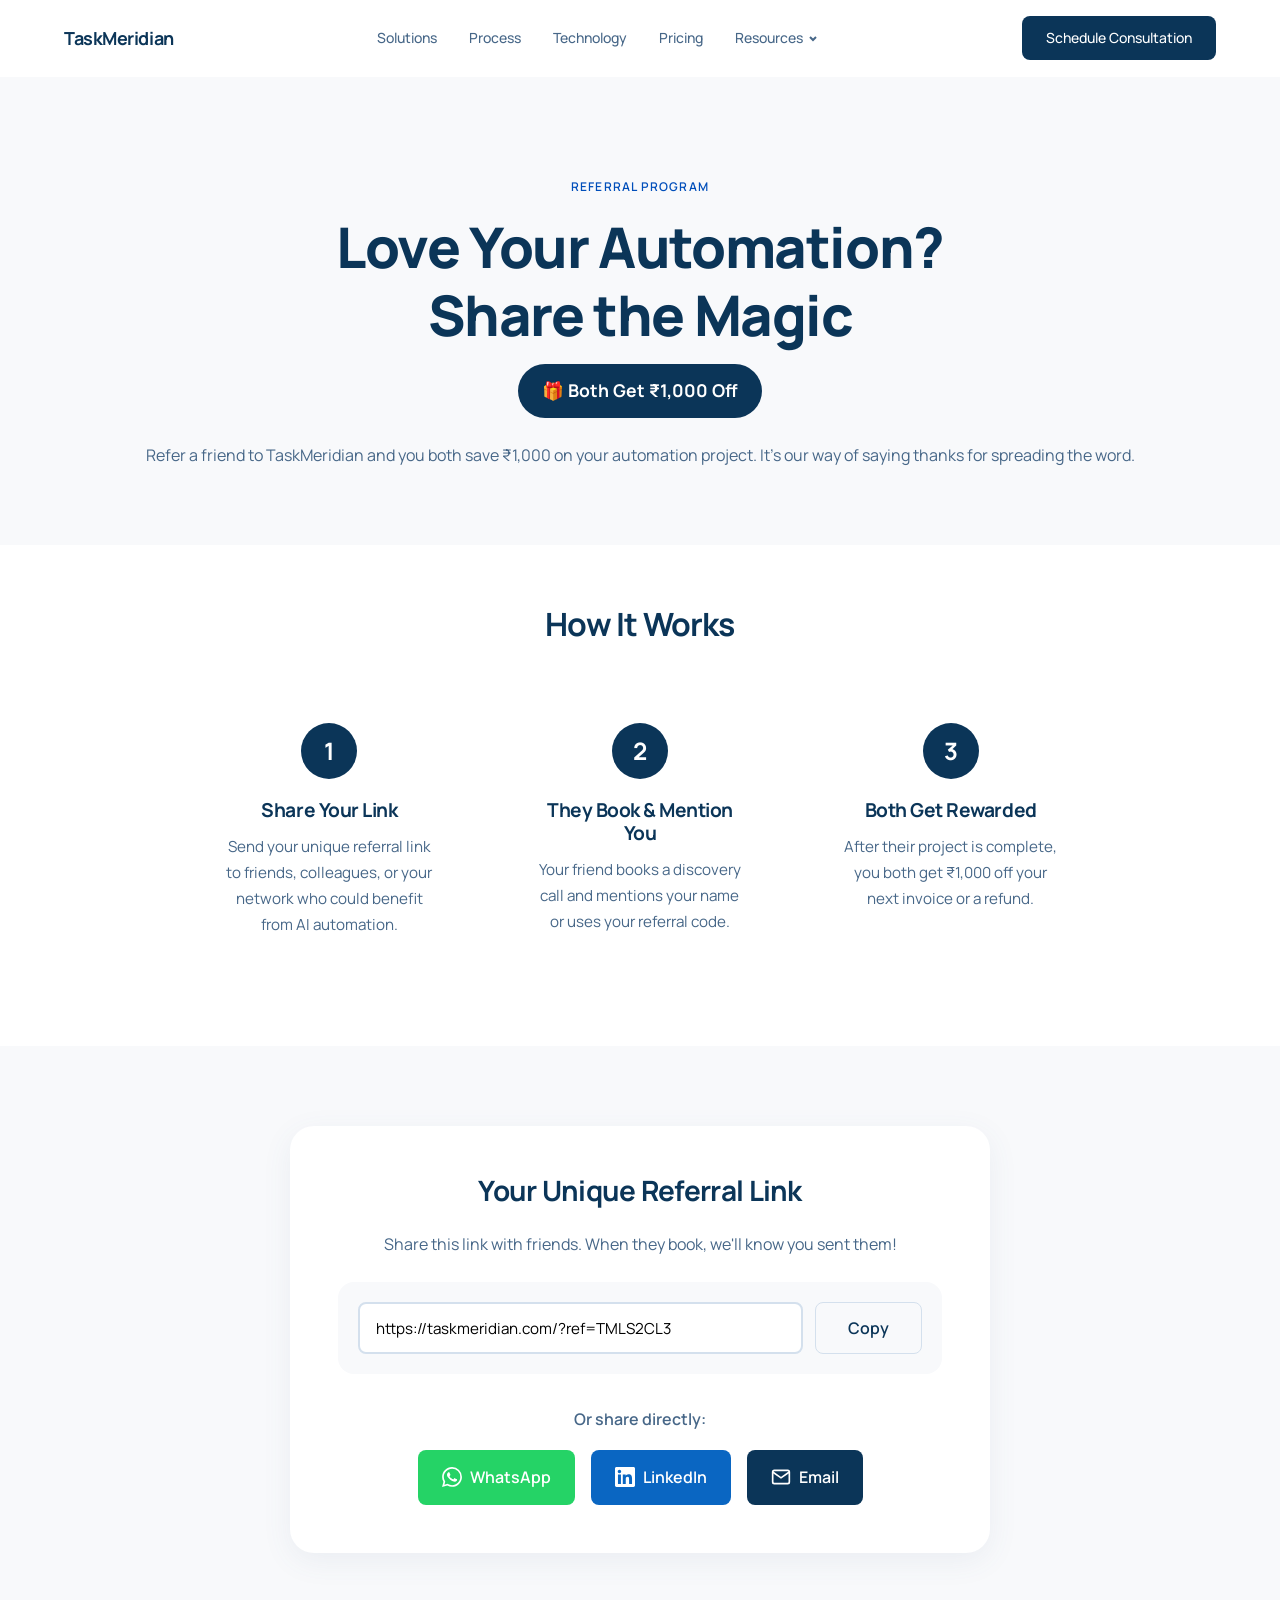
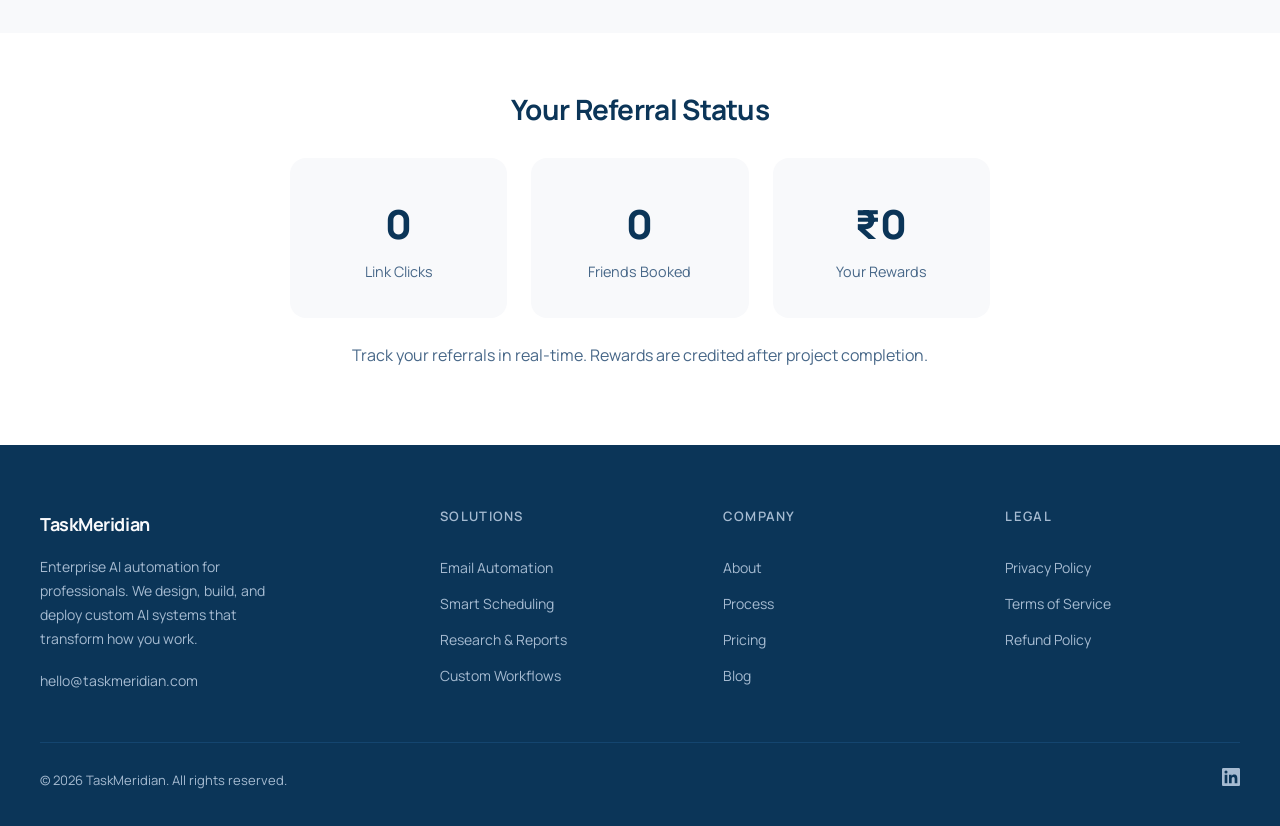
<file: refer.html>
<!DOCTYPE html>
<html lang="en">
<head>
    <meta charset="UTF-8">
    <meta name="viewport" content="width=device-width, initial-scale=1.0">
    <title>Refer a Friend - Get ₹1,000 Off | TaskMeridian</title>
    <meta name="description" content="Refer a friend to TaskMeridian and both get ₹1,000 off your automation project. Share the magic of AI automation.">
    <link rel="canonical" href="https://taskmeridian.com/refer.html">
    
    <!-- DNS prefetch for third-party domains -->
    <link rel="dns-prefetch" href="https://fonts.googleapis.com">
    <link rel="dns-prefetch" href="https://fonts.gstatic.com">
    <link rel="dns-prefetch" href="https://www.googletagmanager.com">
    <link rel="dns-prefetch" href="https://www.clarity.ms">
    <!-- Preconnect to frequently used origins -->
    <link rel="preconnect" href="https://fonts.googleapis.com" crossorigin>
    <link rel="preconnect" href="https://fonts.gstatic.com" crossorigin>
    <link href="https://fonts.googleapis.com/css2?family=Manrope:wght@400;500;600;700;800&display=swap" rel="stylesheet">
    <link rel="stylesheet" href="styles.css">
    <style>
        .refer-page {
            min-height: 100vh;
            background: linear-gradient(135deg, var(--color-bg-warm) 0%, var(--color-bg-alt) 100%);
        }
        
        .refer-hero {
            padding: 100px 20px 60px;
            text-align: center;
        }
        
        .refer-hero h1 {
            font-size: clamp(2rem, 5vw, 3.5rem);
            font-weight: 800;
            margin-bottom: 16px;
        }
        
        .refer-hero .reward-badge {
            display: inline-block;
            background: var(--color-primary);
            color: white;
            padding: 12px 24px;
            border-radius: 9999px;
            font-size: 1.1rem;
            font-weight: 700;
            margin-bottom: 24px;
        }
        
        .refer-hero > p {
            font-size: 1.2rem;
            color: var(--color-text-secondary);
            max-width: 600px;
            margin: 0 auto 32px;
        }
        
        .how-it-works {
            padding: 60px 20px;
            background: white;
        }
        
        .how-it-works h2 {
            text-align: center;
            font-size: 2rem;
            font-weight: 700;
            margin-bottom: 48px;
        }
        
        .steps-grid {
            display: grid;
            grid-template-columns: repeat(3, 1fr);
            gap: 32px;
            max-width: 900px;
            margin: 0 auto;
        }
        
        .step-card {
            text-align: center;
            padding: 32px;
        }
        
        .step-number {
            width: 56px;
            height: 56px;
            background: var(--color-primary);
            color: white;
            border-radius: 50%;
            display: flex;
            align-items: center;
            justify-content: center;
            font-size: 1.5rem;
            font-weight: 700;
            margin: 0 auto 20px;
        }
        
        .step-card h3 {
            font-size: 1.2rem;
            font-weight: 700;
            margin-bottom: 12px;
        }
        
        .step-card p {
            font-size: 0.95rem;
            color: var(--color-text-secondary);
        }
        
        .share-section {
            padding: 80px 20px;
        }
        
        .share-box {
            background: white;
            padding: 48px;
            border-radius: 24px;
            max-width: 700px;
            margin: 0 auto;
            text-align: center;
            box-shadow: 0 8px 30px rgba(71, 103, 136,0.08);
        }
        
        .share-box h2 {
            font-size: 1.75rem;
            font-weight: 700;
            margin-bottom: 24px;
        }
        
        .referral-link-box {
            background: var(--color-bg-alt);
            padding: 20px;
            border-radius: 16px;
            margin-bottom: 32px;
            display: flex;
            gap: 12px;
        }
        
        .referral-link-box input {
            flex: 1;
            padding: 12px 16px;
            border: 2px solid var(--color-border);
            border-radius: 8px;
            font-family: var(--font-primary);
            font-size: 0.95rem;
            background: white;
        }
        
        .share-buttons {
            display: flex;
            gap: 16px;
            justify-content: center;
            flex-wrap: wrap;
        }
        
        .share-btn {
            display: flex;
            align-items: center;
            gap: 8px;
            padding: 14px 24px;
            border-radius: 8px;
            font-weight: 600;
            text-decoration: none;
            transition: transform 0.2s;
        }
        
        .share-btn:hover {
            transform: translateY(-2px);
        }
        
        .share-btn.whatsapp {
            background: #25D366;
            color: white;
        }
        
        .share-btn.linkedin {
            background: #0A66C2;
            color: white;
        }
        
        .share-btn.email {
            background: var(--color-text);
            color: white;
        }
        
        .share-btn.copy {
            background: var(--color-bg-alt);
            color: var(--color-text);
            border: 2px solid var(--color-border);
        }
        
        .referral-status {
            padding: 60px 20px;
            background: white;
        }
        
        .status-box {
            max-width: 700px;
            margin: 0 auto;
            text-align: center;
        }
        
        .status-box h2 {
            font-size: 1.75rem;
            font-weight: 700;
            margin-bottom: 32px;
        }
        
        .stats-grid {
            display: grid;
            grid-template-columns: repeat(3, 1fr);
            gap: 24px;
        }
        
        .stat-box {
            background: var(--color-bg-alt);
            padding: 32px;
            border-radius: 16px;
        }
        
        .stat-box .number {
            font-size: 2.5rem;
            font-weight: 800;
            color: var(--color-primary);
            display: block;
        }
        
        .stat-box .label {
            font-size: 0.9rem;
            color: var(--color-text-secondary);
        }
        
        @media (max-width: 768px) {
            .steps-grid {
                grid-template-columns: 1fr;
            }
            
            .stats-grid {
                grid-template-columns: 1fr;
            }
            
            .share-buttons {
                flex-direction: column;
            }
            
            .referral-link-box {
                flex-direction: column;
            }
        }
    </style>
</head>
<body>
    <!-- Navigation -->
    <nav class="navbar">
        <div class="nav-container">
            <a href="index.html" class="nav-logo">TaskMeridian</a>
            <div class="nav-links">
                <a href="index.html#solutions">Solutions</a>
                <a href="index.html#process">Process</a>
                <a href="index.html#technology">Technology</a>
                <a href="index.html#pricing">Pricing</a>
                <div class="nav-dropdown">
                    <a href="#" class="dropdown-trigger">Resources <svg width="12" height="12" viewBox="0 0 12 12" fill="none" stroke="currentColor" stroke-width="2"><path d="M3 5l3 3 3-3"/></svg></a>
                    <div class="dropdown-menu">
                        <a href="blog.html">Blog</a>
                        <a href="case-studies.html">Case Studies</a>
                        <a href="resources.html">Tools & Templates</a>
                    </div>
                </div>
            </div>
            <a href="index.html#book" class="nav-cta">Schedule Consultation</a>
            <button class="nav-hamburger" aria-label="Menu">
                <span></span><span></span><span></span>
            </button>
        </div>
    </nav>

    <div class="refer-page">
        <!-- Hero -->
        <section class="refer-hero">
            <div class="container">
                <span class="section-badge">Referral Program</span>
                <h1>Love Your Automation?<br>Share the Magic</h1>
                <div class="reward-badge">🎁 Both Get ₹1,000 Off</div>
                <p>Refer a friend to TaskMeridian and you both save ₹1,000 on your automation project. It's our way of saying thanks for spreading the word.</p>
            </div>
        </section>

        <!-- How It Works -->
        <section class="how-it-works">
            <div class="container">
                <h2>How It Works</h2>
                <div class="steps-grid">
                    <div class="step-card">
                        <div class="step-number">1</div>
                        <h3>Share Your Link</h3>
                        <p>Send your unique referral link to friends, colleagues, or your network who could benefit from AI automation.</p>
                    </div>
                    <div class="step-card">
                        <div class="step-number">2</div>
                        <h3>They Book & Mention You</h3>
                        <p>Your friend books a discovery call and mentions your name or uses your referral code.</p>
                    </div>
                    <div class="step-card">
                        <div class="step-number">3</div>
                        <h3>Both Get Rewarded</h3>
                        <p>After their project is complete, you both get ₹1,000 off your next invoice or a refund.</p>
                    </div>
                </div>
            </div>
        </section>

        <!-- Share Section -->
        <section class="share-section">
            <div class="container">
                <div class="share-box">
                    <h2>Your Unique Referral Link</h2>
                    <p style="color: var(--color-text-secondary); margin-bottom: 24px;">Share this link with friends. When they book, we'll know you sent them!</p>
                    
                    <div class="referral-link-box">
                        <input type="text" id="referral-link" aria-label="Your referral link" value="https://taskmeridian.com/?ref=YOUR_CODE" readonly>
                        <button class="btn btn-outline" onclick="copyReferralLink()">Copy</button>
                    </div>
                    
                    <p style="font-weight: 600; margin-bottom: 16px;">Or share directly:</p>
                    
                    <div class="share-buttons">
                        <a href="#" class="share-btn whatsapp" id="whatsapp-share">
                            <svg width="20" height="20" viewBox="0 0 24 24" fill="currentColor">
                                <path d="M17.472 14.382c-.297-.149-1.758-.867-2.03-.967-.273-.099-.471-.148-.67.15-.197.297-.767.966-.94 1.164-.173.199-.347.223-.644.075-.297-.15-1.255-.463-2.39-1.475-.883-.788-1.48-1.761-1.653-2.059-.173-.297-.018-.458.13-.606.134-.133.298-.347.446-.52.149-.174.198-.298.298-.497.099-.198.05-.371-.025-.52-.075-.149-.669-1.612-.916-2.207-.242-.579-.487-.5-.669-.51-.173-.008-.371-.01-.57-.01-.198 0-.52.074-.792.372-.272.297-1.04 1.016-1.04 2.479 0 1.462 1.065 2.875 1.213 3.074.149.198 2.096 3.2 5.077 4.487.709.306 1.262.489 1.694.625.712.227 1.36.195 1.871.118.571-.085 1.758-.719 2.006-1.413.248-.694.248-1.289.173-1.413-.074-.124-.272-.198-.57-.347m-5.421 7.403h-.004a9.87 9.87 0 01-5.031-1.378l-.361-.214-3.741.982.998-3.648-.235-.374a9.86 9.86 0 01-1.51-5.26c.001-5.45 4.436-9.884 9.888-9.884 2.64 0 5.122 1.03 6.988 2.898a9.825 9.825 0 012.893 6.994c-.003 5.45-4.437 9.884-9.885 9.884m8.413-18.297A11.815 11.815 0 0012.05 0C5.495 0 .16 5.335.157 11.892c0 2.096.547 4.142 1.588 5.945L.057 24l6.305-1.654a11.882 11.882 0 005.683 1.448h.005c6.554 0 11.89-5.335 11.893-11.893a11.821 11.821 0 00-3.48-8.413z"/>
                            </svg>
                            WhatsApp
                        </a>
                        <a href="#" class="share-btn linkedin" id="linkedin-share" target="_blank">
                            <svg width="20" height="20" viewBox="0 0 24 24" fill="currentColor">
                                <path d="M20.447 20.452h-3.554v-5.569c0-1.328-.027-3.037-1.852-3.037-1.853 0-2.136 1.445-2.136 2.939v5.667H9.351V9h3.414v1.561h.046c.477-.9 1.637-1.85 3.37-1.85 3.601 0 4.267 2.37 4.267 5.455v6.286zM5.337 7.433c-1.144 0-2.063-.926-2.063-2.065 0-1.138.92-2.063 2.063-2.063 1.14 0 2.064.925 2.064 2.063 0 1.139-.925 2.065-2.064 2.065zm1.782 13.019H3.555V9h3.564v11.452zM22.225 0H1.771C.792 0 0 .774 0 1.729v20.542C0 23.227.792 24 1.771 24h20.451C23.2 24 24 23.227 24 22.271V1.729C24 .774 23.2 0 22.222 0h.003z"/>
                            </svg>
                            LinkedIn
                        </a>
                        <a href="#" class="share-btn email" id="email-share">
                            <svg width="20" height="20" viewBox="0 0 24 24" fill="none" stroke="currentColor" stroke-width="2">
                                <path d="M4 4h16c1.1 0 2 .9 2 2v12c0 1.1-.9 2-2 2H4c-1.1 0-2-.9-2-2V6c0-1.1.9-2 2-2z"/>
                                <polyline points="22,6 12,13 2,6"/>
                            </svg>
                            Email
                        </a>
                    </div>
                </div>
            </div>
        </section>

        <!-- Status Section -->
        <section class="referral-status">
            <div class="container">
                <div class="status-box">
                    <h2>Your Referral Status</h2>
                    <div class="stats-grid">
                        <div class="stat-box">
                            <span class="number" id="referral-clicks">0</span>
                            <span class="label">Link Clicks</span>
                        </div>
                        <div class="stat-box">
                            <span class="number" id="referral-bookings">0</span>
                            <span class="label">Friends Booked</span>
                        </div>
                        <div class="stat-box">
                            <span class="number" id="referral-rewards">₹0</span>
                            <span class="label">Your Rewards</span>
                        </div>
                    </div>
                    <p style="margin-top: 24px; color: var(--color-text-secondary);">Track your referrals in real-time. Rewards are credited after project completion.</p>
                </div>
            </div>
        </section>

        <!-- Footer -->
        <footer class="site-footer">
            <div class="footer-container">
                <div class="footer-grid">
                    <div class="footer-brand">
                        <a href="index.html" class="footer-logo">TaskMeridian</a>
                        <p class="footer-description">Enterprise AI automation for professionals. We design, build, and deploy custom AI systems that transform how you work.</p>
                        <a href="mailto:hello@taskmeridian.com" class="footer-email">hello@taskmeridian.com</a>
                    </div>
                    <div class="footer-column">
                        <h2 class="footer-heading">Solutions</h2>
                        <a href="index.html#solutions">Email Automation</a>
                        <a href="index.html#solutions">Smart Scheduling</a>
                        <a href="index.html#solutions">Research & Reports</a>
                        <a href="index.html#solutions">Custom Workflows</a>
                    </div>
                    <div class="footer-column">
                        <h2 class="footer-heading">Company</h2>
                        <a href="index.html#about">About</a>
                        <a href="index.html#process">Process</a>
                        <a href="index.html#pricing">Pricing</a>
                        <a href="blog.html">Blog</a>
                    </div>
                    <div class="footer-column">
                        <h2 class="footer-heading">Legal</h2>
                        <a href="privacy-policy.html">Privacy Policy</a>
                        <a href="terms-of-service.html">Terms of Service</a>
                        <a href="refund-policy.html">Refund Policy</a>
                    </div>
                </div>
                <div class="footer-bottom">
                    <span class="footer-copyright">&copy; 2026 TaskMeridian. All rights reserved.</span>
                    <a href="https://www.linkedin.com/in/udit-garud-657547246/" target="_blank" rel="noopener" class="footer-social" aria-label="LinkedIn">
                        <svg width="18" height="18" viewBox="0 0 24 24" fill="currentColor"><path d="M20.447 20.452h-3.554v-5.569c0-1.328-.027-3.037-1.852-3.037-1.853 0-2.136 1.445-2.136 2.939v5.667H9.351V9h3.414v1.561h.046c.477-.9 1.637-1.85 3.37-1.85 3.601 0 4.267 2.37 4.267 5.455v6.286zM5.337 7.433a2.062 2.062 0 01-2.063-2.065 2.064 2.064 0 112.063 2.065zm1.782 13.019H3.555V9h3.564v11.452zM22.225 0H1.771C.792 0 0 .774 0 1.729v20.542C0 23.227.792 24 1.771 24h20.451C23.2 24 24 23.227 24 22.271V1.729C24 .774 23.2 0 22.222 0h.003z"/></svg>
                    </a>
                </div>
            </div>
        </footer>
    </div>

    <script>
        // Generate or retrieve referral code
        function getReferralCode() {
            let code = localStorage.getItem('my_referral_code');
            if (!code) {
                // Generate random code
                code = 'TM' + Math.random().toString(36).substring(2, 8).toUpperCase();
                localStorage.setItem('my_referral_code', code);
            }
            return code;
        }
        
        // Update referral link
        function updateReferralLink() {
            const code = getReferralCode();
            const link = `https://taskmeridian.com/?ref=${code}`;
            document.getElementById('referral-link').value = link;
            
            // Update share links
            const message = `Hey! I found this amazing AI automation service that saved me 10+ hours every week. Use my link and we both get ₹1,000 off: ${link}`;
            
            document.getElementById('whatsapp-share').href = `https://wa.me/?text=${encodeURIComponent(message)}`;
            document.getElementById('linkedin-share').href = `https://www.linkedin.com/sharing/share-offsite/?url=${encodeURIComponent(link)}`;
            document.getElementById('email-share').href = `mailto:?subject=Check out TaskMeridian - AI Automation&body=${encodeURIComponent(message)}`;
        }
        
        // Copy link function
        function copyReferralLink() {
            const input = document.getElementById('referral-link');
            input.select();
            document.execCommand('copy');
            
            const btn = event.target;
            const originalText = btn.textContent;
            btn.textContent = 'Copied!';
            setTimeout(() => {
                btn.textContent = originalText;
            }, 2000);
            
            trackEvent('referral_link_copied');
        }
        
        // Track event helper
        function trackEvent(eventName, params = {}) {
            if (typeof gtag !== 'undefined') {
                gtag('event', eventName, params);
            }
        }
        
        // Initialize
        updateReferralLink();
    </script>
    
    <!-- Google Analytics -->
    <script async src="https://www.googletagmanager.com/gtag/js?id=G-LPR7XW7PG5"></script>
    <script>
        window.dataLayer = window.dataLayer || [];
        function gtag(){dataLayer.push(arguments);}
        gtag('js', new Date());
        gtag('config', 'G-LPR7XW7PG5');
    </script>
</body>
</html>
</file>
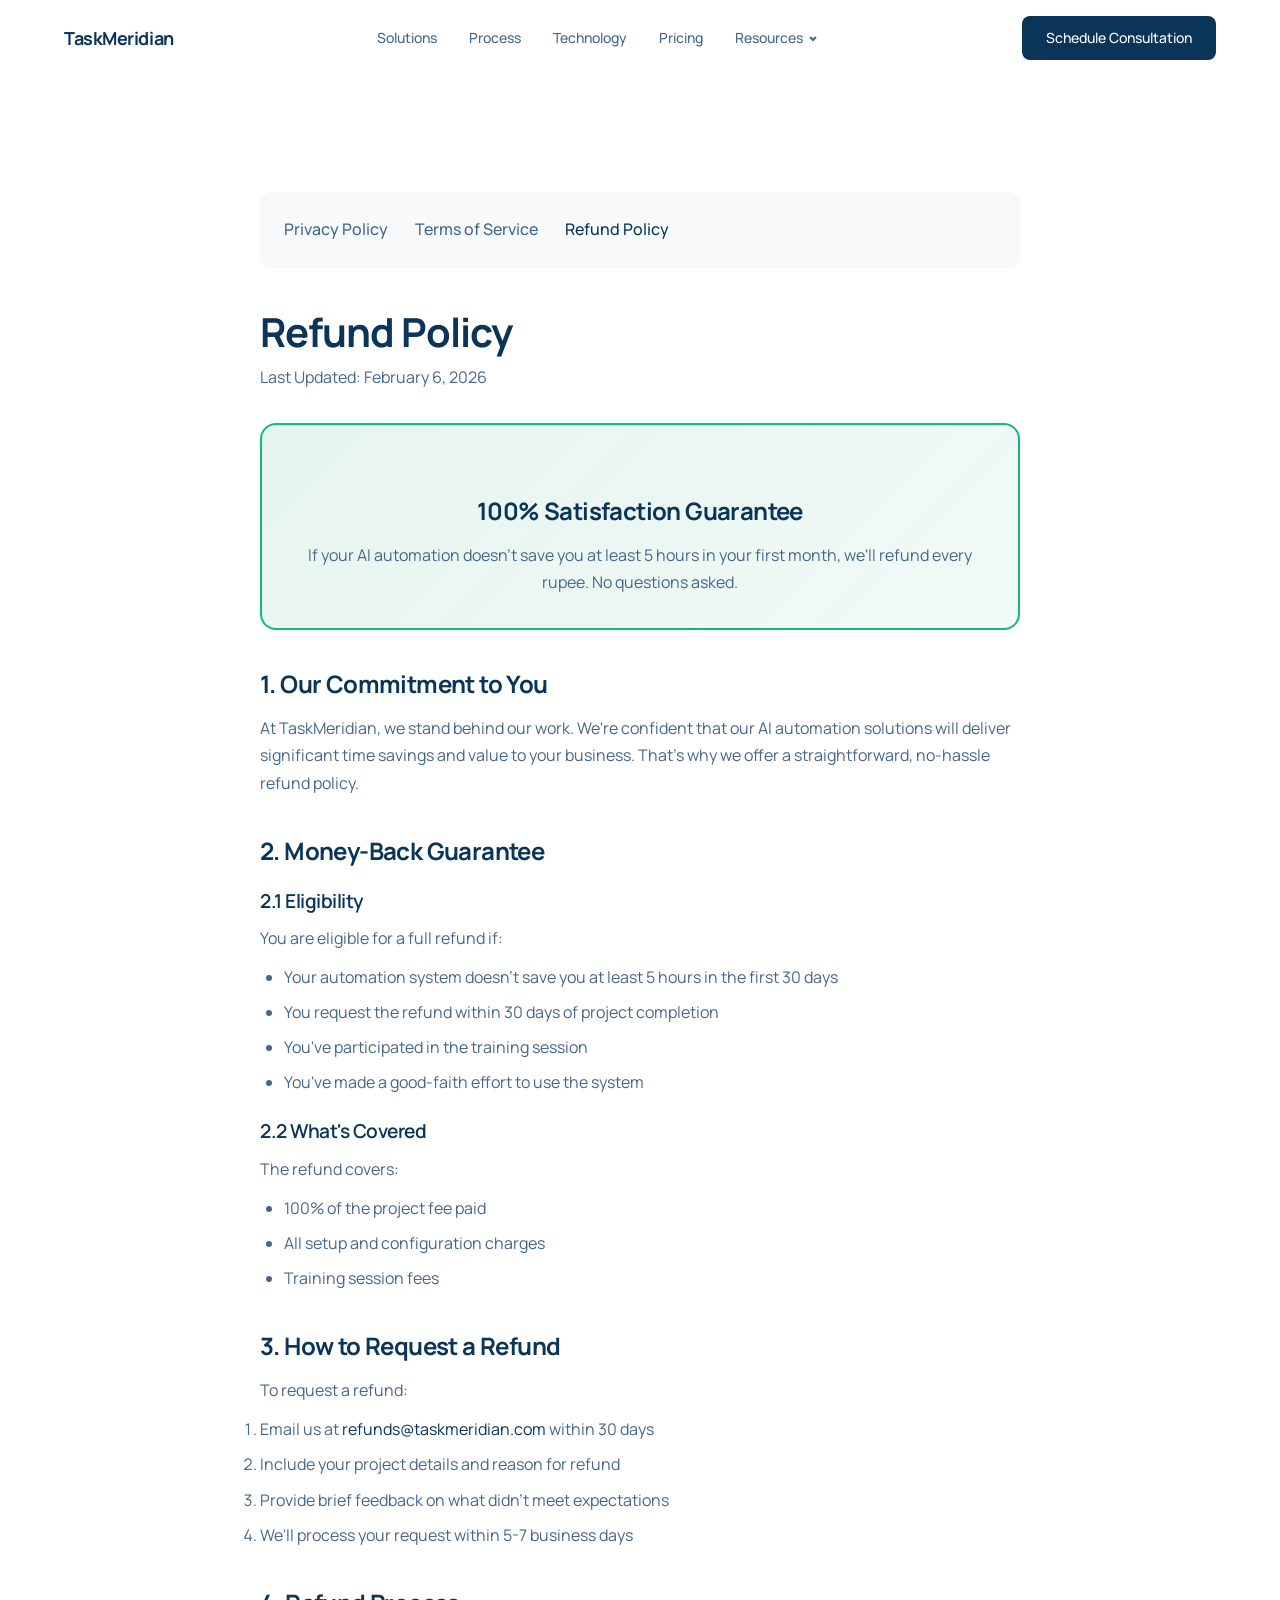
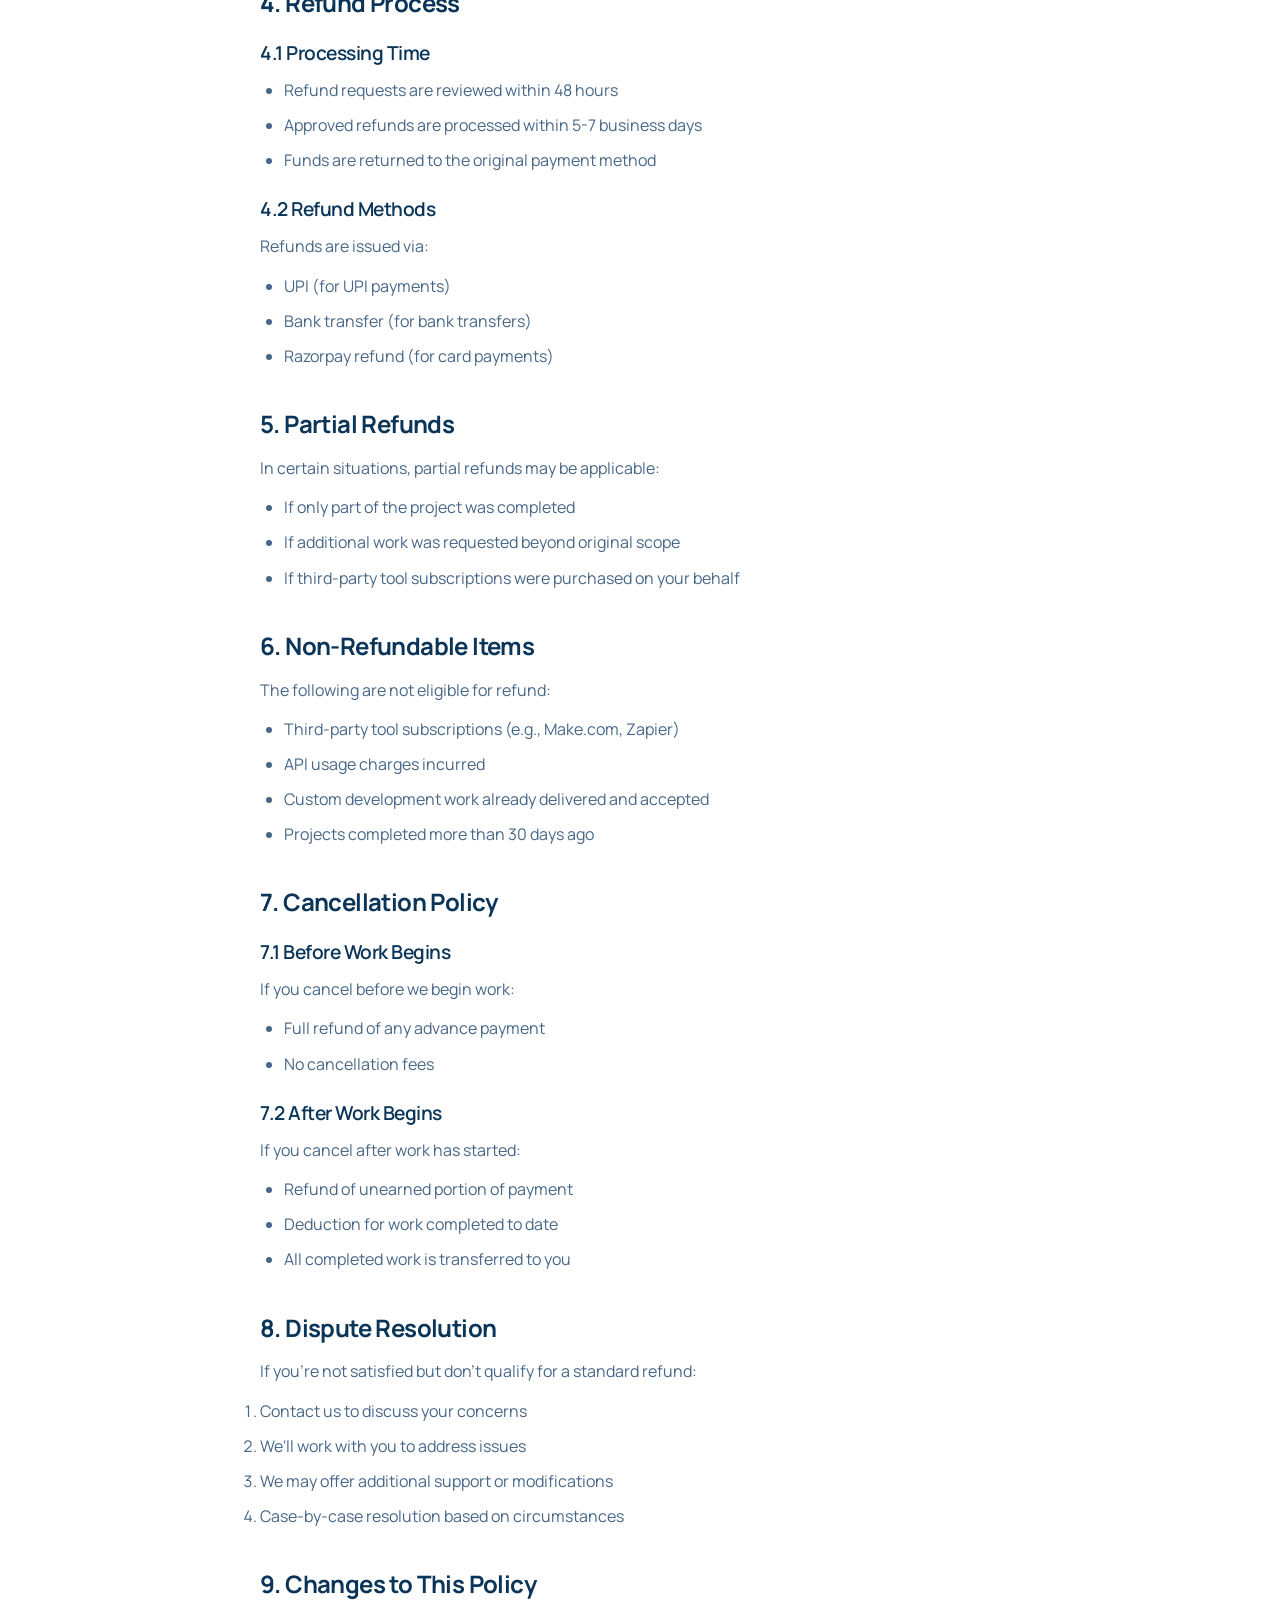
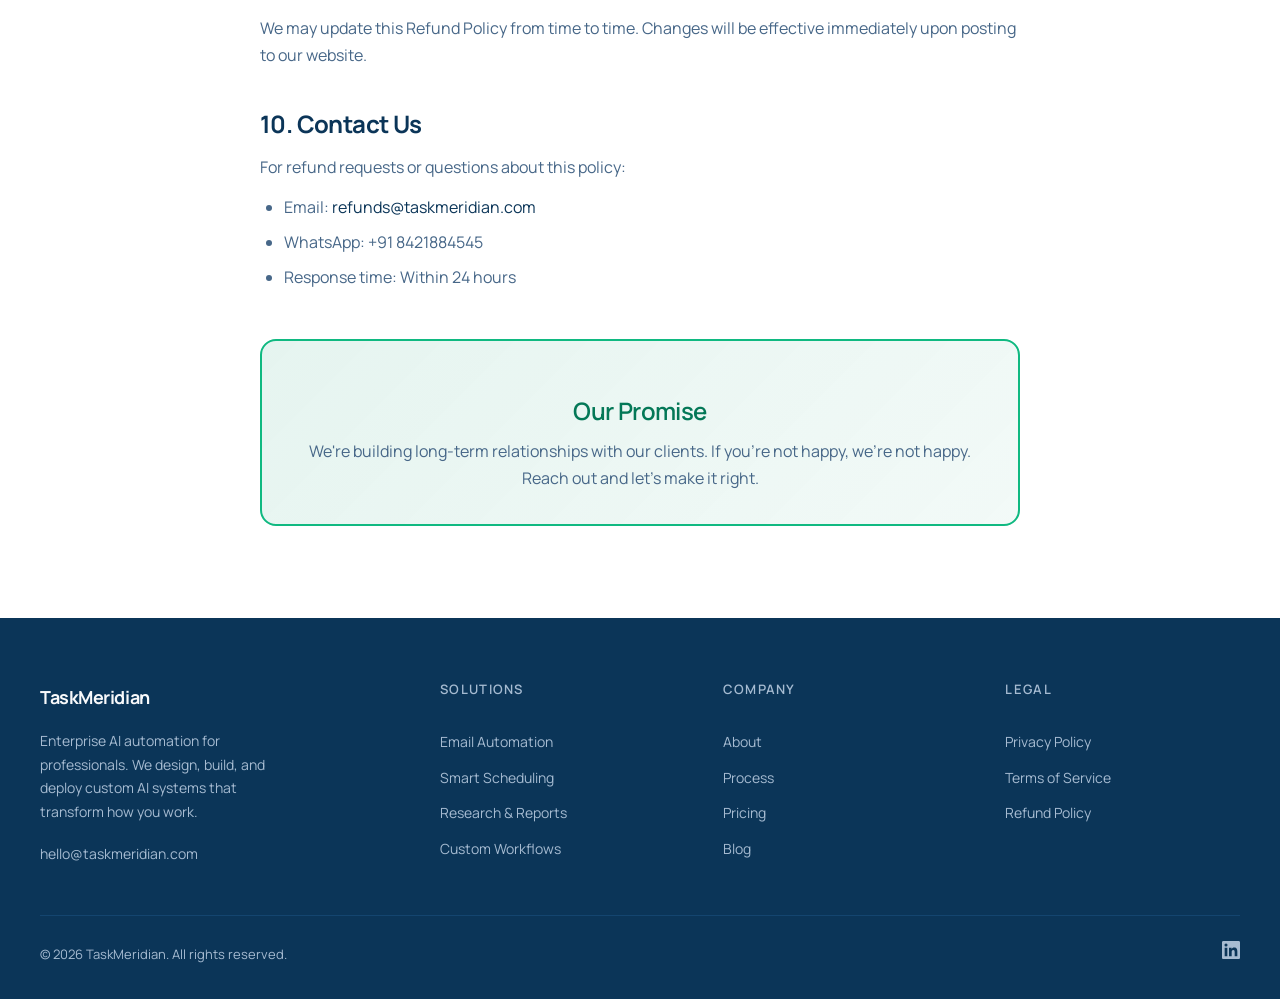
<file: refund-policy.html>
<!DOCTYPE html>
<html lang="en">
<head>
    <meta charset="UTF-8">
    <meta name="viewport" content="width=device-width, initial-scale=1.0">
    <title>Refund Policy | TaskMeridian</title>
    <meta name="description" content="TaskMeridian Refund Policy. Learn about our 100% satisfaction guarantee and money-back policy.">
    <meta name="robots" content="index, follow">
    <link rel="canonical" href="https://taskmeridian.com/refund-policy.html">
    <!-- DNS prefetch for third-party domains -->
    <link rel="dns-prefetch" href="https://fonts.googleapis.com">
    <link rel="dns-prefetch" href="https://fonts.gstatic.com">
    <link rel="dns-prefetch" href="https://www.googletagmanager.com">
    <link rel="dns-prefetch" href="https://www.clarity.ms">
    <!-- Preconnect to frequently used origins -->
    <link rel="preconnect" href="https://fonts.googleapis.com" crossorigin>
    <link rel="preconnect" href="https://fonts.gstatic.com" crossorigin>
    <link href="https://fonts.googleapis.com/css2?family=Manrope:wght@400;500;600;700;800&display=swap" rel="stylesheet">
    <link rel="stylesheet" href="styles.css">
    <style>
        .legal-page {
            padding: 120px 20px 60px;
            max-width: 800px;
            margin: 0 auto;
        }
        .legal-page h1 {
            font-size: 2.5rem;
            font-weight: 700;
            margin-bottom: 8px;
        }
        .last-updated {
            color: var(--color-text-secondary);
            font-size: 0.9rem;
            margin-bottom: 40px;
        }
        .legal-page h2 {
            font-size: 1.5rem;
            font-weight: 700;
            margin: 40px 0 16px;
            color: var(--color-text);
        }
        .legal-page h3 {
            font-size: 1.2rem;
            font-weight: 600;
            margin: 24px 0 12px;
        }
        .legal-page p, .legal-page li {
            font-size: 1rem;
            line-height: 1.7;
            color: var(--color-text-secondary);
            margin-bottom: 12px;
        }
        .legal-page ul {
            margin-left: 24px;
            margin-bottom: 16px;
        }
        .legal-page li {
            margin-bottom: 8px;
        }
        .legal-page a {
            color: var(--color-primary);
        }
        .legal-nav {
            background: var(--color-bg-alt);
            padding: 16px 24px;
            border-radius: 12px;
            margin-bottom: 40px;
        }
        .legal-nav a {
            /* 44px tap height; these sat at 22px on touch */
            display: inline-flex;
            align-items: center;
            min-height: 44px;
            color: var(--color-text-secondary);
            text-decoration: none;
            margin-right: 24px;
            font-weight: 500;
        }
        .legal-nav a:hover, .legal-nav a.active {
            color: var(--color-primary);
        }
        .guarantee-box {
            background: linear-gradient(135deg, rgba(5, 150, 105, 0.1) 0%, rgba(5, 150, 105, 0.05) 100%);
            border: 2px solid var(--color-success);
            border-radius: 16px;
            padding: 32px;
            margin: 32px 0;
            text-align: center;
        }
        .guarantee-box h3 {
            color: var(--color-success-text);
            font-size: 1.5rem;
            margin-bottom: 12px;
        }
        .guarantee-box p {
            margin-bottom: 0;
        }
    </style>
</head>
<body>
    <!-- Navigation -->
    <nav class="navbar">
        <div class="nav-container">
            <a href="index.html" class="nav-logo">TaskMeridian</a>
            <div class="nav-links">
                <a href="index.html#solutions">Solutions</a>
                <a href="index.html#process">Process</a>
                <a href="index.html#technology">Technology</a>
                <a href="index.html#pricing">Pricing</a>
                <div class="nav-dropdown">
                    <a href="#" class="dropdown-trigger">Resources <svg width="12" height="12" viewBox="0 0 12 12" fill="none" stroke="currentColor" stroke-width="2"><path d="M3 5l3 3 3-3"/></svg></a>
                    <div class="dropdown-menu">
                        <a href="blog.html">Blog</a>
                        <a href="case-studies.html">Case Studies</a>
                        <a href="resources.html">Tools & Templates</a>
                    </div>
                </div>
            </div>
            <a href="index.html#book" class="nav-cta">Schedule Consultation</a>
            <button class="nav-hamburger" aria-label="Menu">
                <span></span><span></span><span></span>
            </button>
        </div>
    </nav>

    <div class="legal-page">
        <div class="legal-nav">
            <a href="privacy-policy.html">Privacy Policy</a>
            <a href="terms-of-service.html">Terms of Service</a>
            <a href="refund-policy.html" class="active">Refund Policy</a>
        </div>

        <h1>Refund Policy</h1>
        <p class="last-updated">Last Updated: February 6, 2026</p>

        <div class="guarantee-box">
            <h2> 100% Satisfaction Guarantee</h2>
            <p>If your AI automation doesn't save you at least 5 hours in your first month, we'll refund every rupee. No questions asked.</p>
        </div>

        <h2>1. Our Commitment to You</h2>
        <p>At TaskMeridian, we stand behind our work. We're confident that our AI automation solutions will deliver significant time savings and value to your business. That's why we offer a straightforward, no-hassle refund policy.</p>

        <h2>2. Money-Back Guarantee</h2>
        <h3>2.1 Eligibility</h3>
        <p>You are eligible for a full refund if:</p>
        <ul>
            <li>Your automation system doesn't save you at least 5 hours in the first 30 days</li>
            <li>You request the refund within 30 days of project completion</li>
            <li>You've participated in the training session</li>
            <li>You've made a good-faith effort to use the system</li>
        </ul>

        <h3>2.2 What's Covered</h3>
        <p>The refund covers:</p>
        <ul>
            <li>100% of the project fee paid</li>
            <li>All setup and configuration charges</li>
            <li>Training session fees</li>
        </ul>

        <h2>3. How to Request a Refund</h2>
        <p>To request a refund:</p>
        <ol>
            <li>Email us at <a href="mailto:refunds@taskmeridian.com">refunds@taskmeridian.com</a> within 30 days</li>
            <li>Include your project details and reason for refund</li>
            <li>Provide brief feedback on what didn't meet expectations</li>
            <li>We'll process your request within 5-7 business days</li>
        </ol>

        <h2>4. Refund Process</h2>
        <h3>4.1 Processing Time</h3>
        <ul>
            <li>Refund requests are reviewed within 48 hours</li>
            <li>Approved refunds are processed within 5-7 business days</li>
            <li>Funds are returned to the original payment method</li>
        </ul>

        <h3>4.2 Refund Methods</h3>
        <p>Refunds are issued via:</p>
        <ul>
            <li>UPI (for UPI payments)</li>
            <li>Bank transfer (for bank transfers)</li>
            <li>Razorpay refund (for card payments)</li>
        </ul>

        <h2>5. Partial Refunds</h2>
        <p>In certain situations, partial refunds may be applicable:</p>
        <ul>
            <li>If only part of the project was completed</li>
            <li>If additional work was requested beyond original scope</li>
            <li>If third-party tool subscriptions were purchased on your behalf</li>
        </ul>

        <h2>6. Non-Refundable Items</h2>
        <p>The following are not eligible for refund:</p>
        <ul>
            <li>Third-party tool subscriptions (e.g., Make.com, Zapier)</li>
            <li>API usage charges incurred</li>
            <li>Custom development work already delivered and accepted</li>
            <li>Projects completed more than 30 days ago</li>
        </ul>

        <h2>7. Cancellation Policy</h2>
        <h3>7.1 Before Work Begins</h3>
        <p>If you cancel before we begin work:</p>
        <ul>
            <li>Full refund of any advance payment</li>
            <li>No cancellation fees</li>
        </ul>

        <h3>7.2 After Work Begins</h3>
        <p>If you cancel after work has started:</p>
        <ul>
            <li>Refund of unearned portion of payment</li>
            <li>Deduction for work completed to date</li>
            <li>All completed work is transferred to you</li>
        </ul>

        <h2>8. Dispute Resolution</h2>
        <p>If you're not satisfied but don't qualify for a standard refund:</p>
        <ol>
            <li>Contact us to discuss your concerns</li>
            <li>We'll work with you to address issues</li>
            <li>We may offer additional support or modifications</li>
            <li>Case-by-case resolution based on circumstances</li>
        </ol>

        <h2>9. Changes to This Policy</h2>
        <p>We may update this Refund Policy from time to time. Changes will be effective immediately upon posting to our website.</p>

        <h2>10. Contact Us</h2>
        <p>For refund requests or questions about this policy:</p>
        <ul>
            <li>Email: <a href="mailto:refunds@taskmeridian.com">refunds@taskmeridian.com</a></li>
            <li>WhatsApp: +91 8421884545</li>
            <li>Response time: Within 24 hours</li>
        </ul>

        <div class="guarantee-box" style="margin-top: 48px;">
            <h3>Our Promise</h3>
            <p>We're building long-term relationships with our clients. If you're not happy, we're not happy. Reach out and let's make it right.</p>
        </div>
    </div>

    <!-- Footer -->
    <footer class="site-footer">
        <div class="footer-container">
            <div class="footer-grid">
                <div class="footer-brand">
                    <a href="index.html" class="footer-logo">TaskMeridian</a>
                    <p class="footer-description">Enterprise AI automation for professionals. We design, build, and deploy custom AI systems that transform how you work.</p>
                    <a href="mailto:hello@taskmeridian.com" class="footer-email">hello@taskmeridian.com</a>
                </div>
                <div class="footer-column">
                    <h2 class="footer-heading">Solutions</h2>
                    <a href="index.html#solutions">Email Automation</a>
                    <a href="index.html#solutions">Smart Scheduling</a>
                    <a href="index.html#solutions">Research & Reports</a>
                    <a href="index.html#solutions">Custom Workflows</a>
                </div>
                <div class="footer-column">
                    <h2 class="footer-heading">Company</h2>
                    <a href="index.html#about">About</a>
                    <a href="index.html#process">Process</a>
                    <a href="index.html#pricing">Pricing</a>
                    <a href="blog.html">Blog</a>
                </div>
                <div class="footer-column">
                    <h2 class="footer-heading">Legal</h2>
                    <a href="privacy-policy.html">Privacy Policy</a>
                    <a href="terms-of-service.html">Terms of Service</a>
                    <a href="refund-policy.html">Refund Policy</a>
                </div>
            </div>
            <div class="footer-bottom">
                <span class="footer-copyright">&copy; 2026 TaskMeridian. All rights reserved.</span>
                <a href="https://www.linkedin.com/in/udit-garud-657547246/" target="_blank" rel="noopener" class="footer-social" aria-label="LinkedIn">
                    <svg width="18" height="18" viewBox="0 0 24 24" fill="currentColor"><path d="M20.447 20.452h-3.554v-5.569c0-1.328-.027-3.037-1.852-3.037-1.853 0-2.136 1.445-2.136 2.939v5.667H9.351V9h3.414v1.561h.046c.477-.9 1.637-1.85 3.37-1.85 3.601 0 4.267 2.37 4.267 5.455v6.286zM5.337 7.433a2.062 2.062 0 01-2.063-2.065 2.064 2.064 0 112.063 2.065zm1.782 13.019H3.555V9h3.564v11.452zM22.225 0H1.771C.792 0 0 .774 0 1.729v20.542C0 23.227.792 24 1.771 24h20.451C23.2 24 24 23.227 24 22.271V1.729C24 .774 23.2 0 22.222 0h.003z"/></svg>
                </a>
            </div>
        </div>
    </footer>

    <!-- Google Analytics -->
    <script async src="https://www.googletagmanager.com/gtag/js?id=G-LPR7XW7PG5"></script>
    <script>
        window.dataLayer = window.dataLayer || [];
        function gtag(){dataLayer.push(arguments);}
        gtag('js', new Date());
        gtag('config', 'G-LPR7XW7PG5');
    </script>

    <script src="script.js"></script>
</body>
</html>
</file>
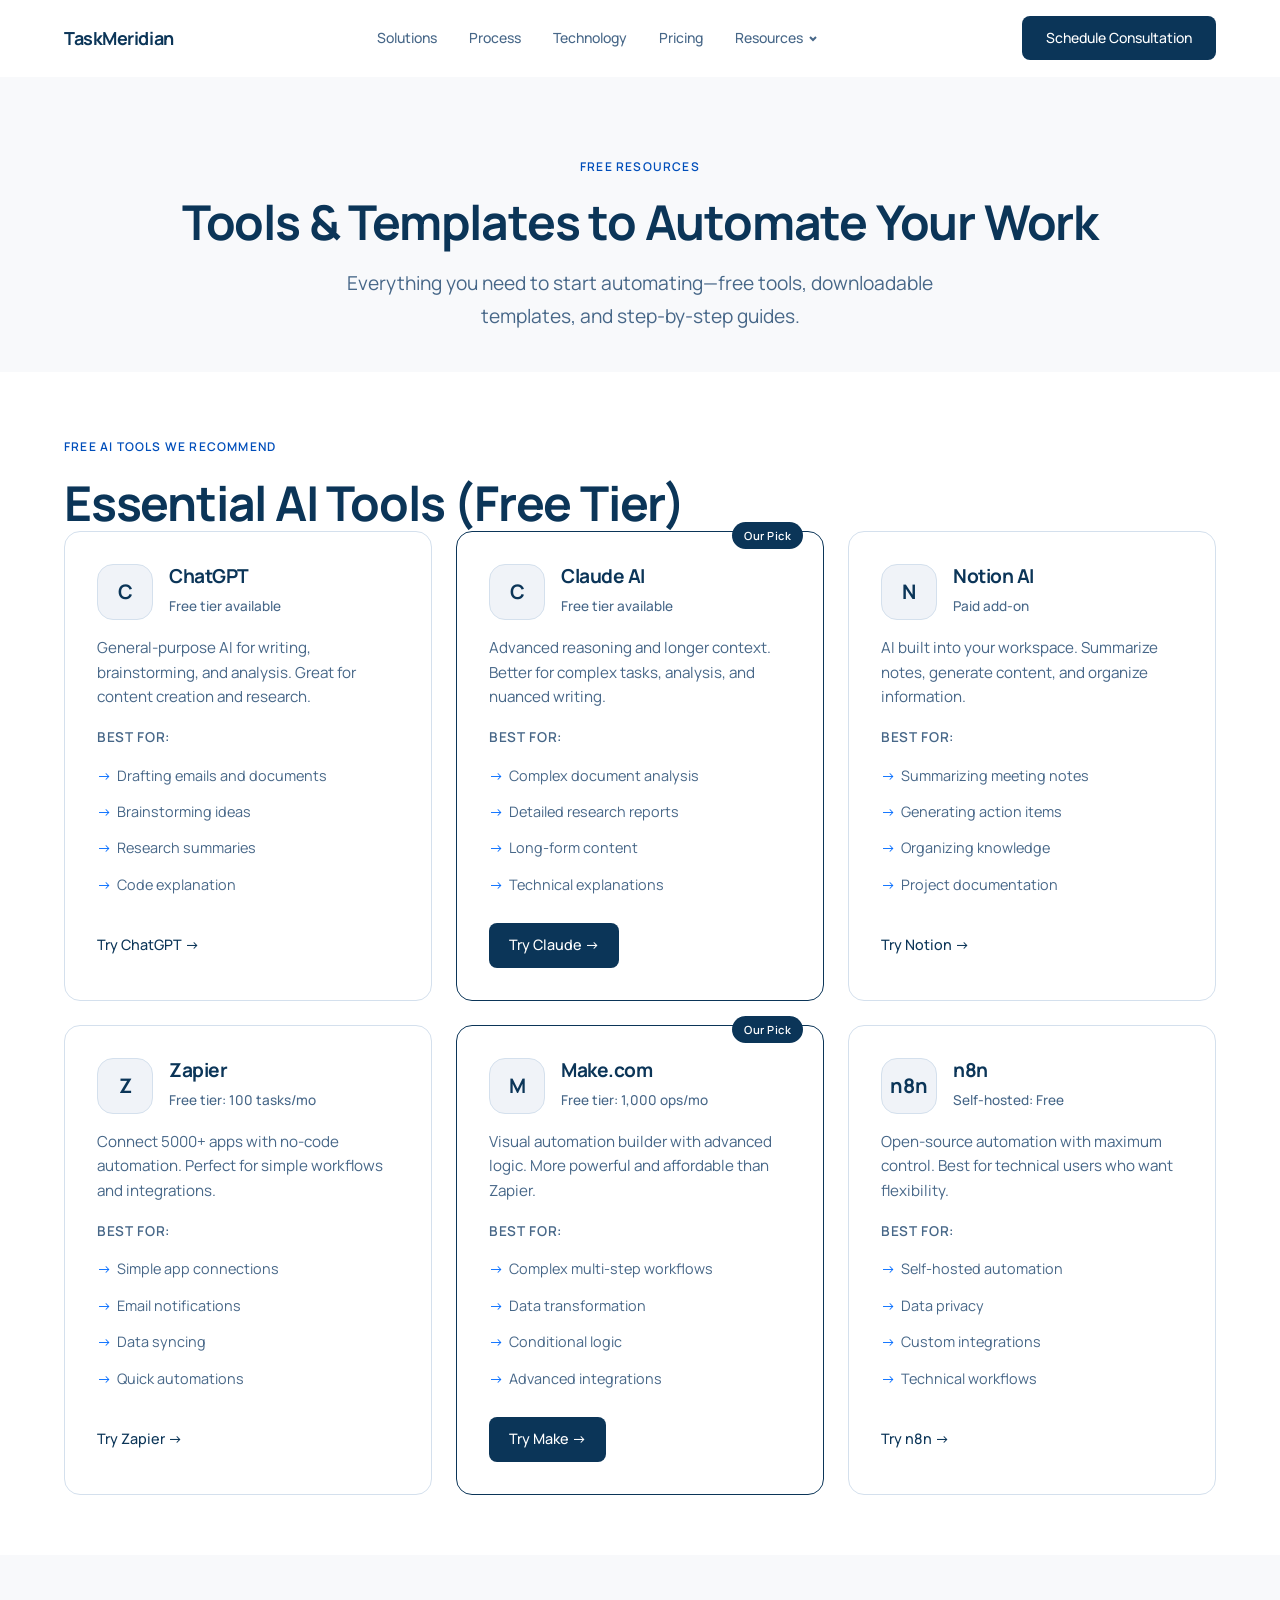
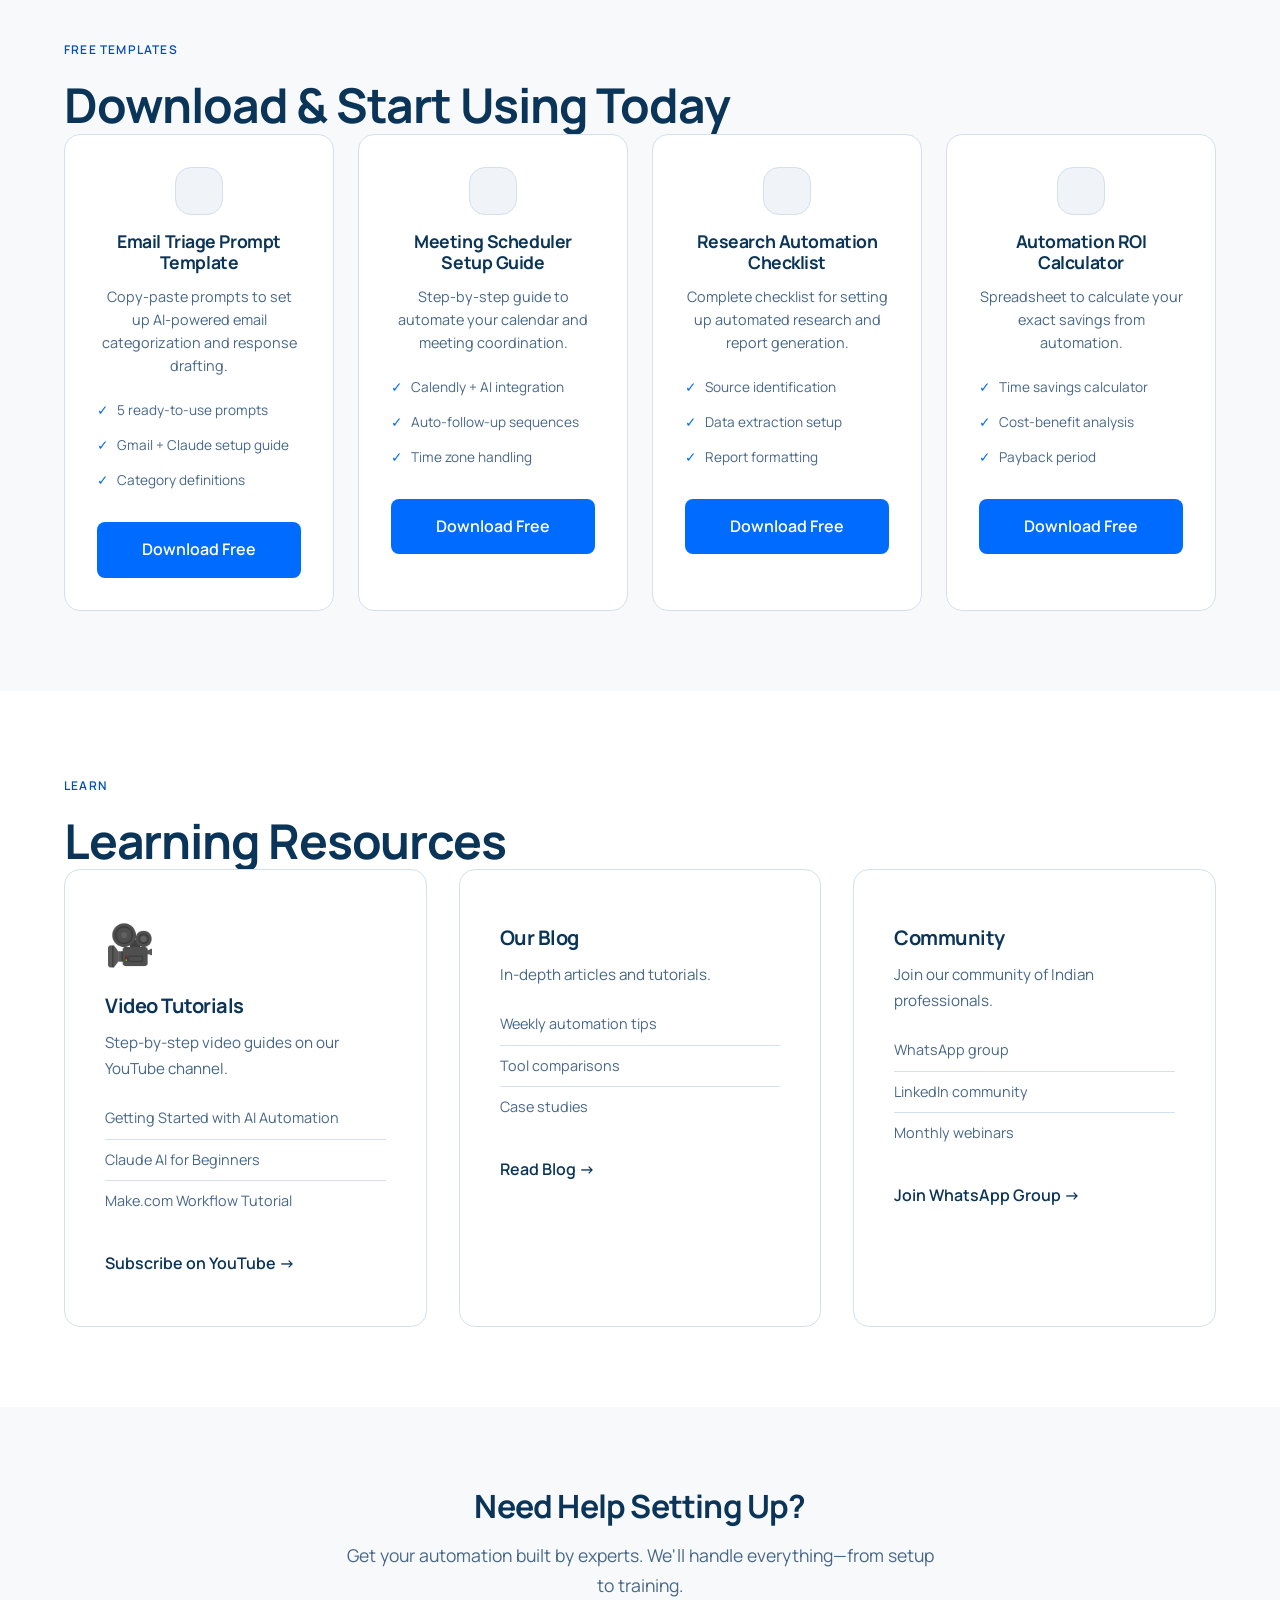
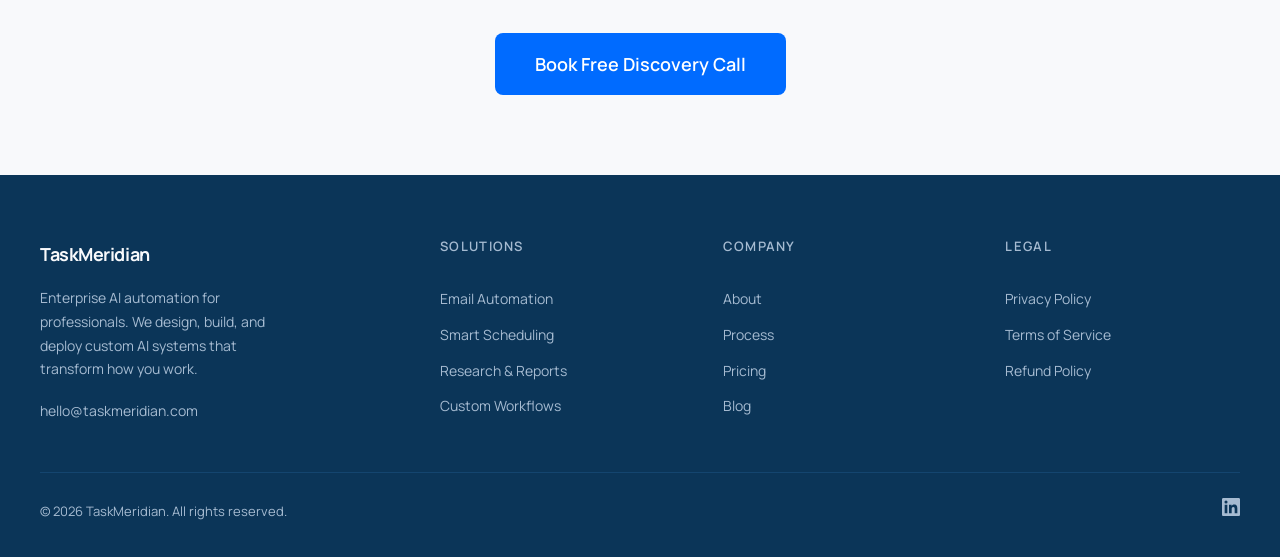
<file: resources.html>
<!DOCTYPE html>
<html lang="en">
<head>
    <meta charset="UTF-8">
    <meta name="viewport" content="width=device-width, initial-scale=1.0">
    <title>Resources | TaskMeridian — AI Tools & Templates</title>
    <meta name="description" content="Free tools, templates, and resources to help professionals get started with AI automation.">
    <meta name="keywords" content="free AI tools, automation templates, productivity resources, AI tools India">
    <link rel="canonical" href="https://taskmeridian.com/resources.html">
    
    <!-- Open Graph -->
    <meta property="og:title" content="Free AI Tools & Resources | TaskMeridian">
    <meta property="og:description" content="Free AI tools, templates, and resources for Indian professionals.">
    <meta property="og:url" content="https://taskmeridian.com/resources.html">
    
    <!-- DNS prefetch for third-party domains -->
    <link rel="dns-prefetch" href="https://fonts.googleapis.com">
    <link rel="dns-prefetch" href="https://fonts.gstatic.com">
    <link rel="dns-prefetch" href="https://www.googletagmanager.com">
    <link rel="dns-prefetch" href="https://www.clarity.ms">
    <!-- Preconnect to frequently used origins -->
    <link rel="preconnect" href="https://fonts.googleapis.com" crossorigin>
    <link rel="preconnect" href="https://fonts.gstatic.com" crossorigin>
    <link href="https://fonts.googleapis.com/css2?family=Manrope:wght@400;500;600;700;800&display=swap" rel="stylesheet">
    <link rel="stylesheet" href="styles.css">
    <link rel="stylesheet" href="resources.css">
</head>
<body>
    <!-- Navigation -->
    <nav class="navbar">
        <div class="nav-container">
            <a href="index.html" class="nav-logo">TaskMeridian</a>
            <div class="nav-links">
                <a href="index.html#solutions">Solutions</a>
                <a href="index.html#process">Process</a>
                <a href="index.html#technology">Technology</a>
                <a href="index.html#pricing">Pricing</a>
                <div class="nav-dropdown">
                    <a href="#" class="dropdown-trigger">Resources <svg width="12" height="12" viewBox="0 0 12 12" fill="none" stroke="currentColor" stroke-width="2"><path d="M3 5l3 3 3-3"/></svg></a>
                    <div class="dropdown-menu">
                        <a href="blog.html">Blog</a>
                        <a href="case-studies.html">Case Studies</a>
                        <a href="resources.html">Tools & Templates</a>
                    </div>
                </div>
            </div>
            <a href="index.html#book" class="nav-cta">Schedule Consultation</a>
            <button class="nav-hamburger" aria-label="Menu">
                <span></span><span></span><span></span>
            </button>
        </div>
    </nav>

    <!-- Resources Header -->
    <section class="resources-header">
        <div class="container">
            <span class="section-badge">Free Resources</span>
            <h1>Tools & Templates to Automate Your Work</h1>
            <p class="resources-intro">Everything you need to start automating—free tools, downloadable templates, and step-by-step guides.</p>
        </div>
    </section>

    <!-- AI Tools Section -->
    <section class="tools-section">
        <div class="container">
            <div class="section-header centered">
                <span class="section-badge">Free AI Tools We Recommend</span>
                <h2>Essential AI Tools (Free Tier)</h2>
            </div>

            <div class="tools-grid">
                <!-- ChatGPT -->
                <div class="tool-card">
                    <div class="tool-header">
                        <div class="tool-logo">C</div>
                        <div class="tool-info">
                            <h3>ChatGPT</h3>
                            <span class="tool-pricing">Free tier available</span>
                        </div>
                    </div>
                    <p class="tool-description">General-purpose AI for writing, brainstorming, and analysis. Great for content creation and research.</p>
                    <div class="tool-use-cases">
                        <h4>Best for:</h4>
                        <ul>
                            <li>Drafting emails and documents</li>
                            <li>Brainstorming ideas</li>
                            <li>Research summaries</li>
                            <li>Code explanation</li>
                        </ul>
                    </div>
                    <a href="https://chat.openai.com" target="_blank" class="tool-link">Try ChatGPT →</a>
                </div>

                <!-- Claude -->
                <div class="tool-card featured">
                    <div class="tool-badge">Our Pick</div>
                    <div class="tool-header">
                        <div class="tool-logo">C</div>
                        <div class="tool-info">
                            <h3>Claude AI</h3>
                            <span class="tool-pricing">Free tier available</span>
                        </div>
                    </div>
                    <p class="tool-description">Advanced reasoning and longer context. Better for complex tasks, analysis, and nuanced writing.</p>
                    <div class="tool-use-cases">
                        <h4>Best for:</h4>
                        <ul>
                            <li>Complex document analysis</li>
                            <li>Detailed research reports</li>
                            <li>Long-form content</li>
                            <li>Technical explanations</li>
                        </ul>
                    </div>
                    <a href="https://claude.ai" target="_blank" class="tool-btn">Try Claude →</a>
                </div>

                <!-- Notion AI -->
                <div class="tool-card">
                    <div class="tool-header">
                        <div class="tool-logo">N</div>
                        <div class="tool-info">
                            <h3>Notion AI</h3>
                            <span class="tool-pricing tool-pricing-paid">Paid add-on</span>
                        </div>
                    </div>
                    <p class="tool-description">AI built into your workspace. Summarize notes, generate content, and organize information.</p>
                    <div class="tool-use-cases">
                        <h4>Best for:</h4>
                        <ul>
                            <li>Summarizing meeting notes</li>
                            <li>Generating action items</li>
                            <li>Organizing knowledge</li>
                            <li>Project documentation</li>
                        </ul>
                    </div>
                    <a href="https://notion.so" target="_blank" class="tool-link">Try Notion →</a>
                </div>

                <!-- Zapier -->
                <div class="tool-card">
                    <div class="tool-header">
                        <div class="tool-logo">Z</div>
                        <div class="tool-info">
                            <h3>Zapier</h3>
                            <span class="tool-pricing">Free tier: 100 tasks/mo</span>
                        </div>
                    </div>
                    <p class="tool-description">Connect 5000+ apps with no-code automation. Perfect for simple workflows and integrations.</p>
                    <div class="tool-use-cases">
                        <h4>Best for:</h4>
                        <ul>
                            <li>Simple app connections</li>
                            <li>Email notifications</li>
                            <li>Data syncing</li>
                            <li>Quick automations</li>
                        </ul>
                    </div>
                    <a href="https://zapier.com" target="_blank" class="tool-link">Try Zapier →</a>
                </div>

                <!-- Make.com -->
                <div class="tool-card featured">
                    <div class="tool-badge">Our Pick</div>
                    <div class="tool-header">
                        <div class="tool-logo">M</div>
                        <div class="tool-info">
                            <h3>Make.com</h3>
                            <span class="tool-pricing">Free tier: 1,000 ops/mo</span>
                        </div>
                    </div>
                    <p class="tool-description">Visual automation builder with advanced logic. More powerful and affordable than Zapier.</p>
                    <div class="tool-use-cases">
                        <h4>Best for:</h4>
                        <ul>
                            <li>Complex multi-step workflows</li>
                            <li>Data transformation</li>
                            <li>Conditional logic</li>
                            <li>Advanced integrations</li>
                        </ul>
                    </div>
                    <a href="https://make.com" target="_blank" class="tool-btn">Try Make →</a>
                </div>

                <!-- n8n -->
                <div class="tool-card">
                    <div class="tool-header">
                        <div class="tool-logo">n8n</div>
                        <div class="tool-info">
                            <h3>n8n</h3>
                            <span class="tool-pricing">Self-hosted: Free</span>
                        </div>
                    </div>
                    <p class="tool-description">Open-source automation with maximum control. Best for technical users who want flexibility.</p>
                    <div class="tool-use-cases">
                        <h4>Best for:</h4>
                        <ul>
                            <li>Self-hosted automation</li>
                            <li>Data privacy</li>
                            <li>Custom integrations</li>
                            <li>Technical workflows</li>
                        </ul>
                    </div>
                    <a href="https://n8n.io" target="_blank" class="tool-link">Try n8n →</a>
                </div>
            </div>
        </div>
    </section>

    <!-- Templates Section -->
    <section class="templates-section">
        <div class="container">
            <div class="section-header centered">
                <span class="section-badge">Free Templates</span>
                <h2>Download & Start Using Today</h2>
            </div>

            <div class="templates-grid">
                <!-- Template 1 -->
                <div class="template-card">
                    <div class="template-icon"></div>
                    <h3>Email Triage Prompt Template</h3>
                    <p>Copy-paste prompts to set up AI-powered email categorization and response drafting.</p>
                    <ul class="template-features">
                        <li>5 ready-to-use prompts</li>
                        <li>Gmail + Claude setup guide</li>
                        <li>Category definitions</li>
                    </ul>
                    <a href="#" class="btn btn-primary btn-full" onclick="trackDownload('email-prompts')">Download Free</a>
                </div>

                <!-- Template 2 -->
                <div class="template-card">
                    <div class="template-icon"></div>
                    <h3>Meeting Scheduler Setup Guide</h3>
                    <p>Step-by-step guide to automate your calendar and meeting coordination.</p>
                    <ul class="template-features">
                        <li>Calendly + AI integration</li>
                        <li>Auto-follow-up sequences</li>
                        <li>Time zone handling</li>
                    </ul>
                    <a href="#" class="btn btn-primary btn-full" onclick="trackDownload('meeting-guide')">Download Free</a>
                </div>

                <!-- Template 3 -->
                <div class="template-card">
                    <div class="template-icon"></div>
                    <h3>Research Automation Checklist</h3>
                    <p>Complete checklist for setting up automated research and report generation.</p>
                    <ul class="template-features">
                        <li>Source identification</li>
                        <li>Data extraction setup</li>
                        <li>Report formatting</li>
                    </ul>
                    <a href="#" class="btn btn-primary btn-full" onclick="trackDownload('research-checklist')">Download Free</a>
                </div>

                <!-- Template 4 -->
                <div class="template-card">
                    <div class="template-icon"></div>
                    <h3>Automation ROI Calculator</h3>
                    <p>Spreadsheet to calculate your exact savings from automation.</p>
                    <ul class="template-features">
                        <li>Time savings calculator</li>
                        <li>Cost-benefit analysis</li>
                        <li>Payback period</li>
                    </ul>
                    <a href="#" class="btn btn-primary btn-full" onclick="trackDownload('roi-calculator')">Download Free</a>
                </div>
            </div>
        </div>
    </section>

    <!-- Learning Resources -->
    <section class="learning-section">
        <div class="container">
            <div class="section-header centered">
                <span class="section-badge">Learn</span>
                <h2>Learning Resources</h2>
            </div>

            <div class="learning-grid">
                <!-- YouTube Tutorials -->
                <div class="learning-card">
                    <div class="learning-icon">🎥</div>
                    <h3>Video Tutorials</h3>
                    <p>Step-by-step video guides on our YouTube channel.</p>
                    <ul>
                        <li>Getting Started with AI Automation</li>
                        <li>Claude AI for Beginners</li>
                        <li>Make.com Workflow Tutorial</li>
                    </ul>
                    <a href="#" class="link-arrow">Subscribe on YouTube →</a>
                </div>

                <!-- Blog -->
                <div class="learning-card">
                    <div class="learning-icon"></div>
                    <h3>Our Blog</h3>
                    <p>In-depth articles and tutorials.</p>
                    <ul>
                        <li>Weekly automation tips</li>
                        <li>Tool comparisons</li>
                        <li>Case studies</li>
                    </ul>
                    <a href="blog.html" class="link-arrow">Read Blog →</a>
                </div>

                <!-- Community -->
                <div class="learning-card">
                    <div class="learning-icon"></div>
                    <h3>Community</h3>
                    <p>Join our community of Indian professionals.</p>
                    <ul>
                        <li>WhatsApp group</li>
                        <li>LinkedIn community</li>
                        <li>Monthly webinars</li>
                    </ul>
                    <a href="https://wa.me/918421884545" class="link-arrow">Join WhatsApp Group →</a>
                </div>
            </div>
        </div>
    </section>

    <!-- CTA Section -->
    <section class="resources-cta">
        <div class="container">
            <div class="cta-box">
                <h2>Need Help Setting Up?</h2>
                <p>Get your automation built by experts. We'll handle everything—from setup to training.</p>
                <a href="index.html#book" class="btn btn-primary btn-lg">Book Free Discovery Call</a>
            </div>
        </div>
    </section>

    <!-- Footer -->
    <footer class="site-footer">
        <div class="footer-container">
            <div class="footer-grid">
                <div class="footer-brand">
                    <a href="index.html" class="footer-logo">TaskMeridian</a>
                    <p class="footer-description">Enterprise AI automation for professionals. We design, build, and deploy custom AI systems that transform how you work.</p>
                    <a href="mailto:hello@taskmeridian.com" class="footer-email">hello@taskmeridian.com</a>
                </div>
                <div class="footer-column">
                    <h2 class="footer-heading">Solutions</h2>
                    <a href="index.html#solutions">Email Automation</a>
                    <a href="index.html#solutions">Smart Scheduling</a>
                    <a href="index.html#solutions">Research & Reports</a>
                    <a href="index.html#solutions">Custom Workflows</a>
                </div>
                <div class="footer-column">
                    <h2 class="footer-heading">Company</h2>
                    <a href="index.html#about">About</a>
                    <a href="index.html#process">Process</a>
                    <a href="index.html#pricing">Pricing</a>
                    <a href="blog.html">Blog</a>
                </div>
                <div class="footer-column">
                    <h2 class="footer-heading">Legal</h2>
                    <a href="privacy-policy.html">Privacy Policy</a>
                    <a href="terms-of-service.html">Terms of Service</a>
                    <a href="refund-policy.html">Refund Policy</a>
                </div>
            </div>
            <div class="footer-bottom">
                <span class="footer-copyright">&copy; 2026 TaskMeridian. All rights reserved.</span>
                <a href="https://www.linkedin.com/in/udit-garud-657547246/" target="_blank" rel="noopener" class="footer-social" aria-label="LinkedIn">
                    <svg width="18" height="18" viewBox="0 0 24 24" fill="currentColor"><path d="M20.447 20.452h-3.554v-5.569c0-1.328-.027-3.037-1.852-3.037-1.853 0-2.136 1.445-2.136 2.939v5.667H9.351V9h3.414v1.561h.046c.477-.9 1.637-1.85 3.37-1.85 3.601 0 4.267 2.37 4.267 5.455v6.286zM5.337 7.433a2.062 2.062 0 01-2.063-2.065 2.064 2.064 0 112.063 2.065zm1.782 13.019H3.555V9h3.564v11.452zM22.225 0H1.771C.792 0 0 .774 0 1.729v20.542C0 23.227.792 24 1.771 24h20.451C23.2 24 24 23.227 24 22.271V1.729C24 .774 23.2 0 22.222 0h.003z"/></svg>
                </a>
            </div>
        </div>
    </footer>

    <script>
        function trackDownload(template) {
            if (typeof gtag !== 'undefined') {
                gtag('event', 'template_download', { template: template });
            }
            alert('Template download coming soon! Join our WhatsApp to get early access.');
        }
    </script>
    
    <!-- Google Analytics -->
    <script async src="https://www.googletagmanager.com/gtag/js?id=G-LPR7XW7PG5"></script>
    <script>
        window.dataLayer = window.dataLayer || [];
        function gtag(){dataLayer.push(arguments);}
        gtag('js', new Date());
        gtag('config', 'G-LPR7XW7PG5');
    </script>

    <script src="script.js"></script>
</body>
</html>
</file>
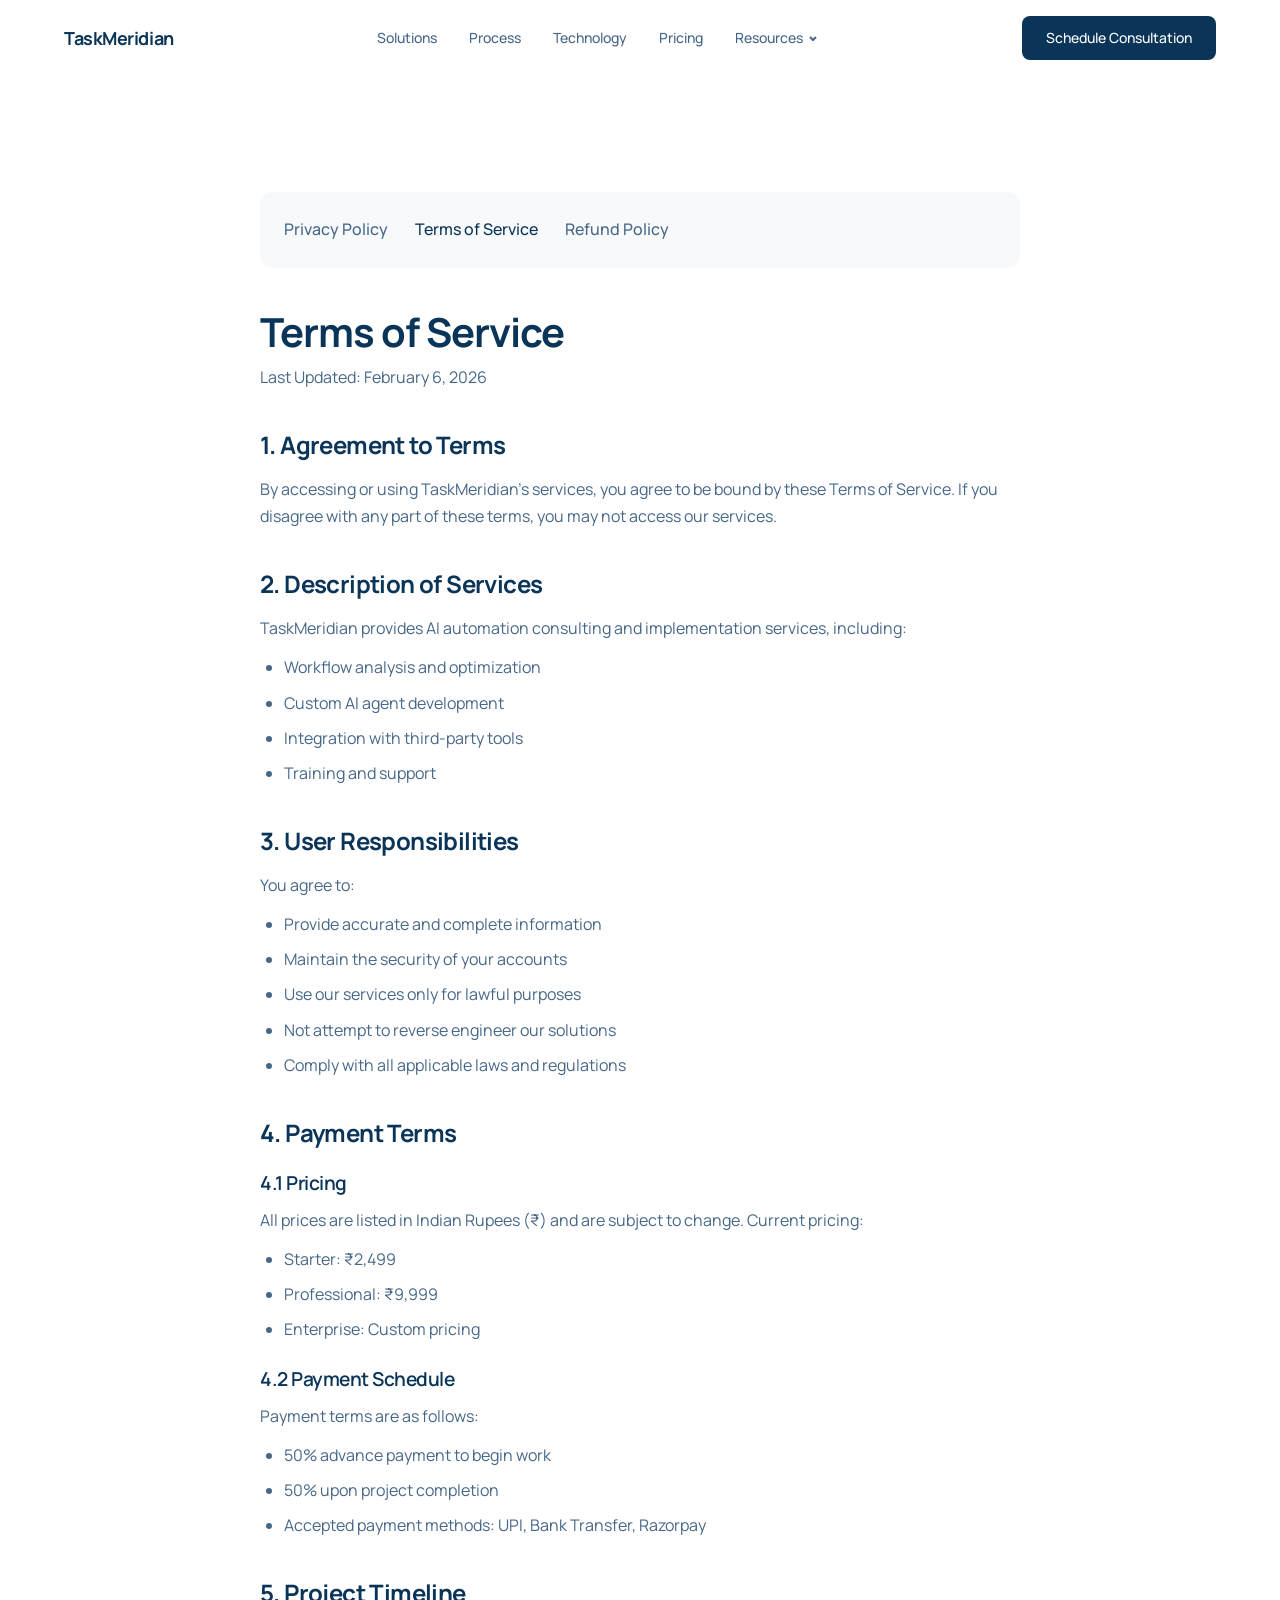
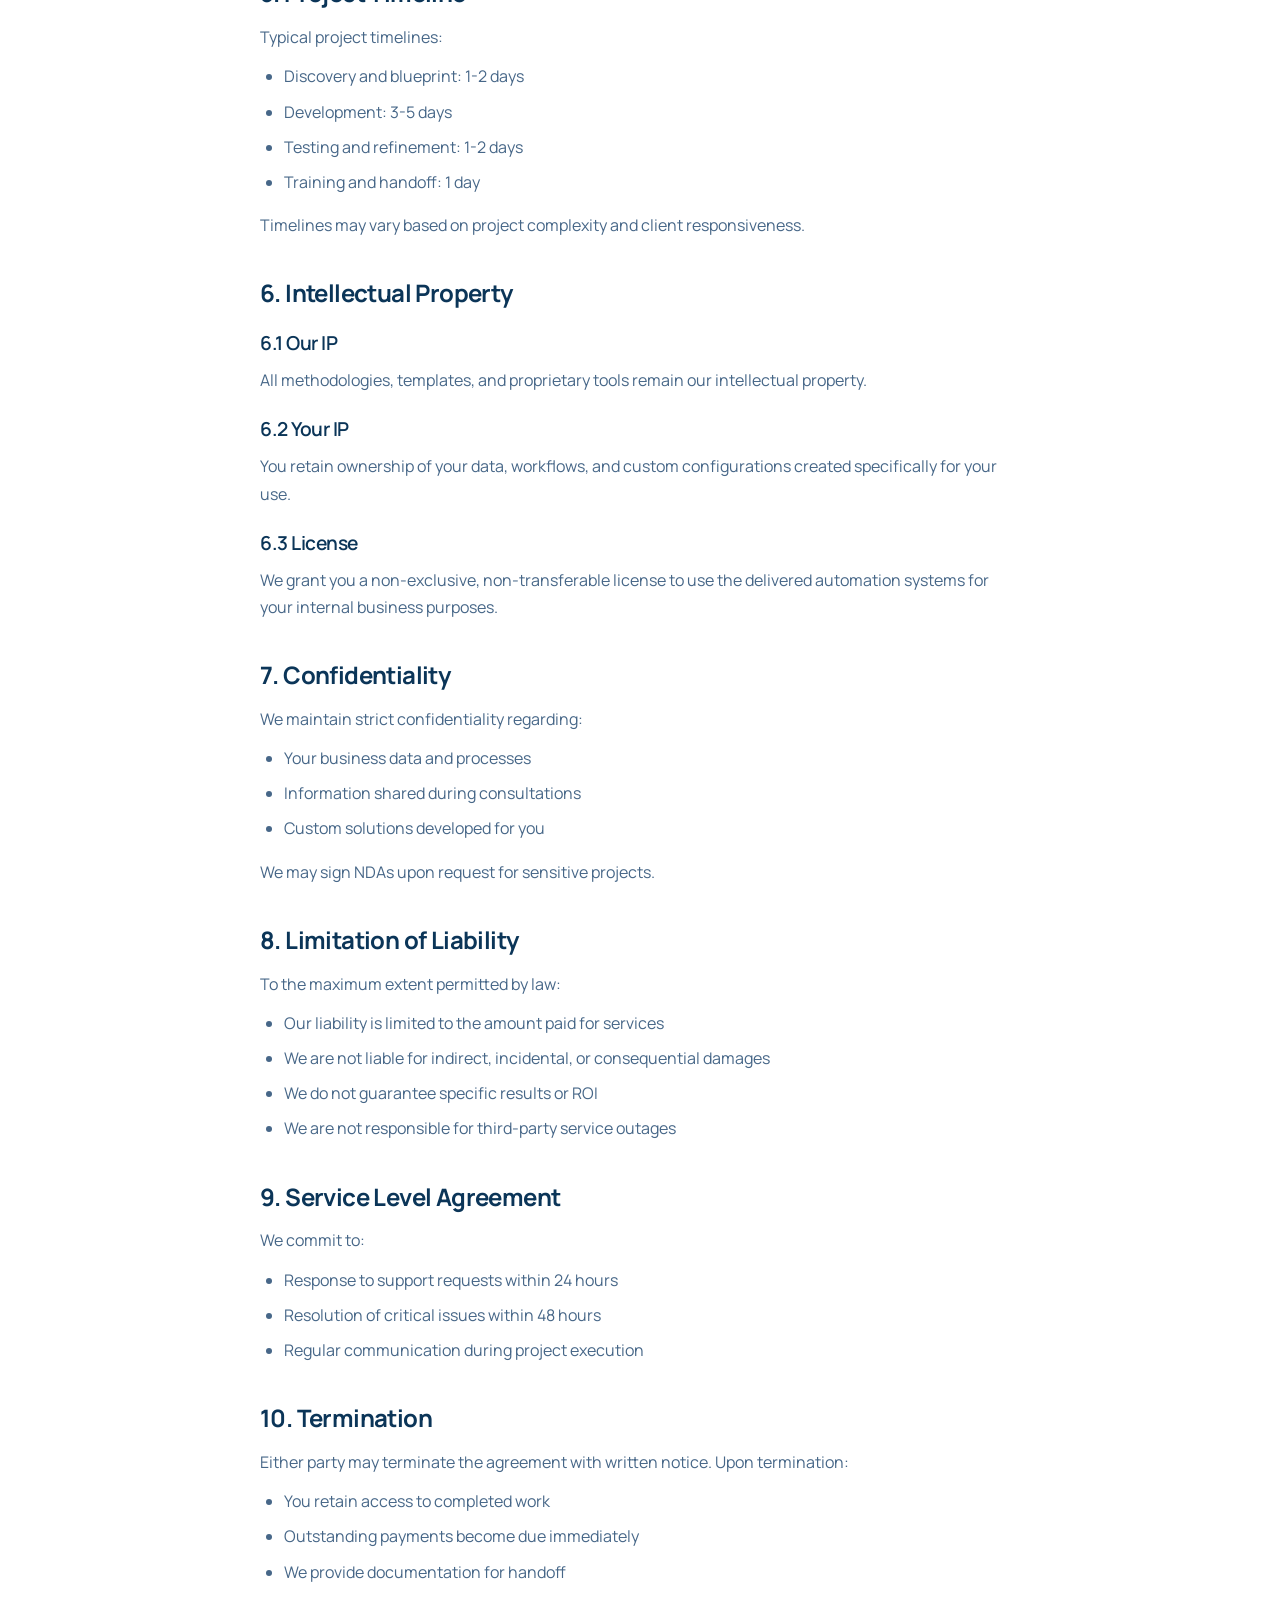
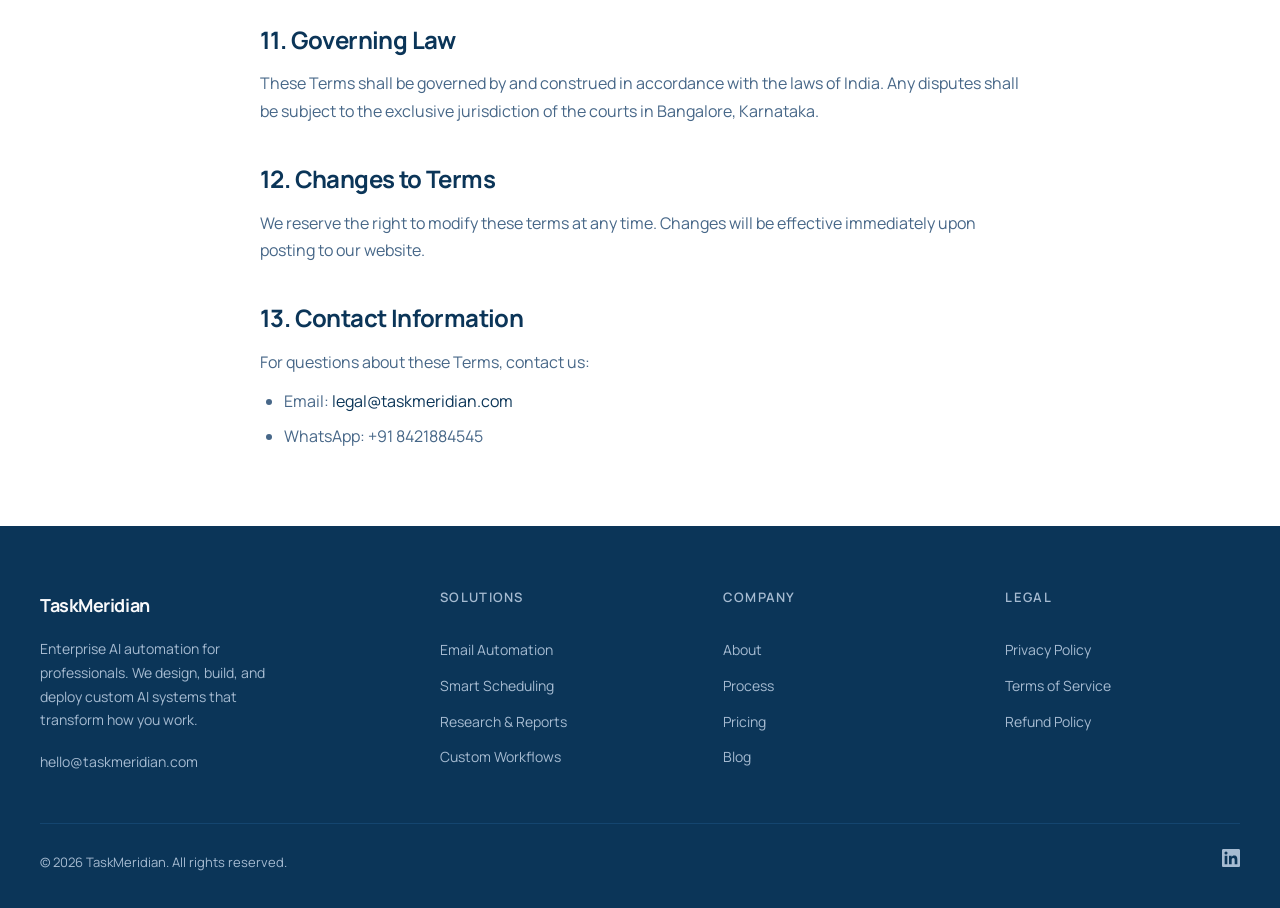
<file: terms-of-service.html>
<!DOCTYPE html>
<html lang="en">
<head>
    <meta charset="UTF-8">
    <meta name="viewport" content="width=device-width, initial-scale=1.0">
    <title>Terms of Service | TaskMeridian</title>
    <meta name="description" content="TaskMeridian Terms of Service. Read our terms and conditions for using our AI automation services.">
    <meta name="robots" content="index, follow">
    <link rel="canonical" href="https://taskmeridian.com/terms-of-service.html">
    <!-- DNS prefetch for third-party domains -->
    <link rel="dns-prefetch" href="https://fonts.googleapis.com">
    <link rel="dns-prefetch" href="https://fonts.gstatic.com">
    <link rel="dns-prefetch" href="https://www.googletagmanager.com">
    <link rel="dns-prefetch" href="https://www.clarity.ms">
    <!-- Preconnect to frequently used origins -->
    <link rel="preconnect" href="https://fonts.googleapis.com" crossorigin>
    <link rel="preconnect" href="https://fonts.gstatic.com" crossorigin>
    <link href="https://fonts.googleapis.com/css2?family=Manrope:wght@400;500;600;700;800&display=swap" rel="stylesheet">
    <link rel="stylesheet" href="styles.css">
    <style>
        .legal-page {
            padding: 120px 20px 60px;
            max-width: 800px;
            margin: 0 auto;
        }
        .legal-page h1 {
            font-size: 2.5rem;
            font-weight: 700;
            margin-bottom: 8px;
        }
        .last-updated {
            color: var(--color-text-muted);
            font-size: 0.9rem;
            margin-bottom: 40px;
        }
        .legal-page h2 {
            font-size: 1.5rem;
            font-weight: 700;
            margin: 40px 0 16px;
            color: var(--color-text);
        }
        .legal-page h3 {
            font-size: 1.2rem;
            font-weight: 600;
            margin: 24px 0 12px;
        }
        .legal-page p, .legal-page li {
            font-size: 1rem;
            line-height: 1.7;
            color: var(--color-text-secondary);
            margin-bottom: 12px;
        }
        .legal-page ul {
            margin-left: 24px;
            margin-bottom: 16px;
        }
        .legal-page li {
            margin-bottom: 8px;
        }
        .legal-page a {
            color: var(--color-primary);
        }
        .legal-nav {
            background: var(--color-bg-alt);
            padding: 16px 24px;
            border-radius: 12px;
            margin-bottom: 40px;
        }
        .legal-nav a {
            /* 44px tap height; these sat at 22px on touch */
            display: inline-flex;
            align-items: center;
            min-height: 44px;
            color: var(--color-text-secondary);
            text-decoration: none;
            margin-right: 24px;
            font-weight: 500;
        }
        .legal-nav a:hover, .legal-nav a.active {
            color: var(--color-primary);
        }
    </style>
</head>
<body>
    <!-- Navigation -->
    <nav class="navbar">
        <div class="nav-container">
            <a href="index.html" class="nav-logo">TaskMeridian</a>
            <div class="nav-links">
                <a href="index.html#solutions">Solutions</a>
                <a href="index.html#process">Process</a>
                <a href="index.html#technology">Technology</a>
                <a href="index.html#pricing">Pricing</a>
                <div class="nav-dropdown">
                    <a href="#" class="dropdown-trigger">Resources <svg width="12" height="12" viewBox="0 0 12 12" fill="none" stroke="currentColor" stroke-width="2"><path d="M3 5l3 3 3-3"/></svg></a>
                    <div class="dropdown-menu">
                        <a href="blog.html">Blog</a>
                        <a href="case-studies.html">Case Studies</a>
                        <a href="resources.html">Tools & Templates</a>
                    </div>
                </div>
            </div>
            <a href="index.html#book" class="nav-cta">Schedule Consultation</a>
            <button class="nav-hamburger" aria-label="Menu">
                <span></span><span></span><span></span>
            </button>
        </div>
    </nav>

    <div class="legal-page">
        <div class="legal-nav">
            <a href="privacy-policy.html">Privacy Policy</a>
            <a href="terms-of-service.html" class="active">Terms of Service</a>
            <a href="refund-policy.html">Refund Policy</a>
        </div>

        <h1>Terms of Service</h1>
        <p class="last-updated">Last Updated: February 6, 2026</p>

        <h2>1. Agreement to Terms</h2>
        <p>By accessing or using TaskMeridian's services, you agree to be bound by these Terms of Service. If you disagree with any part of these terms, you may not access our services.</p>

        <h2>2. Description of Services</h2>
        <p>TaskMeridian provides AI automation consulting and implementation services, including:</p>
        <ul>
            <li>Workflow analysis and optimization</li>
            <li>Custom AI agent development</li>
            <li>Integration with third-party tools</li>
            <li>Training and support</li>
        </ul>

        <h2>3. User Responsibilities</h2>
        <p>You agree to:</p>
        <ul>
            <li>Provide accurate and complete information</li>
            <li>Maintain the security of your accounts</li>
            <li>Use our services only for lawful purposes</li>
            <li>Not attempt to reverse engineer our solutions</li>
            <li>Comply with all applicable laws and regulations</li>
        </ul>

        <h2>4. Payment Terms</h2>
        <h3>4.1 Pricing</h3>
        <p>All prices are listed in Indian Rupees (₹) and are subject to change. Current pricing:</p>
        <ul>
            <li>Starter: ₹2,499</li>
            <li>Professional: ₹9,999</li>
            <li>Enterprise: Custom pricing</li>
        </ul>

        <h3>4.2 Payment Schedule</h3>
        <p>Payment terms are as follows:</p>
        <ul>
            <li>50% advance payment to begin work</li>
            <li>50% upon project completion</li>
            <li>Accepted payment methods: UPI, Bank Transfer, Razorpay</li>
        </ul>

        <h2>5. Project Timeline</h2>
        <p>Typical project timelines:</p>
        <ul>
            <li>Discovery and blueprint: 1-2 days</li>
            <li>Development: 3-5 days</li>
            <li>Testing and refinement: 1-2 days</li>
            <li>Training and handoff: 1 day</li>
        </ul>
        <p>Timelines may vary based on project complexity and client responsiveness.</p>

        <h2>6. Intellectual Property</h2>
        <h3>6.1 Our IP</h3>
        <p>All methodologies, templates, and proprietary tools remain our intellectual property.</p>

        <h3>6.2 Your IP</h3>
        <p>You retain ownership of your data, workflows, and custom configurations created specifically for your use.</p>

        <h3>6.3 License</h3>
        <p>We grant you a non-exclusive, non-transferable license to use the delivered automation systems for your internal business purposes.</p>

        <h2>7. Confidentiality</h2>
        <p>We maintain strict confidentiality regarding:</p>
        <ul>
            <li>Your business data and processes</li>
            <li>Information shared during consultations</li>
            <li>Custom solutions developed for you</li>
        </ul>
        <p>We may sign NDAs upon request for sensitive projects.</p>

        <h2>8. Limitation of Liability</h2>
        <p>To the maximum extent permitted by law:</p>
        <ul>
            <li>Our liability is limited to the amount paid for services</li>
            <li>We are not liable for indirect, incidental, or consequential damages</li>
            <li>We do not guarantee specific results or ROI</li>
            <li>We are not responsible for third-party service outages</li>
        </ul>

        <h2>9. Service Level Agreement</h2>
        <p>We commit to:</p>
        <ul>
            <li>Response to support requests within 24 hours</li>
            <li>Resolution of critical issues within 48 hours</li>
            <li>Regular communication during project execution</li>
        </ul>

        <h2>10. Termination</h2>
        <p>Either party may terminate the agreement with written notice. Upon termination:</p>
        <ul>
            <li>You retain access to completed work</li>
            <li>Outstanding payments become due immediately</li>
            <li>We provide documentation for handoff</li>
        </ul>

        <h2>11. Governing Law</h2>
        <p>These Terms shall be governed by and construed in accordance with the laws of India. Any disputes shall be subject to the exclusive jurisdiction of the courts in Bangalore, Karnataka.</p>

        <h2>12. Changes to Terms</h2>
        <p>We reserve the right to modify these terms at any time. Changes will be effective immediately upon posting to our website.</p>

        <h2>13. Contact Information</h2>
        <p>For questions about these Terms, contact us:</p>
        <ul>
            <li>Email: <a href="mailto:legal@taskmeridian.com">legal@taskmeridian.com</a></li>
            <li>WhatsApp: +91 8421884545</li>
        </ul>
    </div>

    <!-- Footer -->
    <footer class="site-footer">
        <div class="footer-container">
            <div class="footer-grid">
                <div class="footer-brand">
                    <a href="index.html" class="footer-logo">TaskMeridian</a>
                    <p class="footer-description">Enterprise AI automation for professionals. We design, build, and deploy custom AI systems that transform how you work.</p>
                    <a href="mailto:hello@taskmeridian.com" class="footer-email">hello@taskmeridian.com</a>
                </div>
                <div class="footer-column">
                    <h2 class="footer-heading">Solutions</h2>
                    <a href="index.html#solutions">Email Automation</a>
                    <a href="index.html#solutions">Smart Scheduling</a>
                    <a href="index.html#solutions">Research & Reports</a>
                    <a href="index.html#solutions">Custom Workflows</a>
                </div>
                <div class="footer-column">
                    <h2 class="footer-heading">Company</h2>
                    <a href="index.html#about">About</a>
                    <a href="index.html#process">Process</a>
                    <a href="index.html#pricing">Pricing</a>
                    <a href="blog.html">Blog</a>
                </div>
                <div class="footer-column">
                    <h2 class="footer-heading">Legal</h2>
                    <a href="privacy-policy.html">Privacy Policy</a>
                    <a href="terms-of-service.html">Terms of Service</a>
                    <a href="refund-policy.html">Refund Policy</a>
                </div>
            </div>
            <div class="footer-bottom">
                <span class="footer-copyright">&copy; 2026 TaskMeridian. All rights reserved.</span>
                <a href="https://www.linkedin.com/in/udit-garud-657547246/" target="_blank" rel="noopener" class="footer-social" aria-label="LinkedIn">
                    <svg width="18" height="18" viewBox="0 0 24 24" fill="currentColor"><path d="M20.447 20.452h-3.554v-5.569c0-1.328-.027-3.037-1.852-3.037-1.853 0-2.136 1.445-2.136 2.939v5.667H9.351V9h3.414v1.561h.046c.477-.9 1.637-1.85 3.37-1.85 3.601 0 4.267 2.37 4.267 5.455v6.286zM5.337 7.433a2.062 2.062 0 01-2.063-2.065 2.064 2.064 0 112.063 2.065zm1.782 13.019H3.555V9h3.564v11.452zM22.225 0H1.771C.792 0 0 .774 0 1.729v20.542C0 23.227.792 24 1.771 24h20.451C23.2 24 24 23.227 24 22.271V1.729C24 .774 23.2 0 22.222 0h.003z"/></svg>
                </a>
            </div>
        </div>
    </footer>

    <!-- Google Analytics -->
    <script async src="https://www.googletagmanager.com/gtag/js?id=G-LPR7XW7PG5"></script>
    <script>
        window.dataLayer = window.dataLayer || [];
        function gtag(){dataLayer.push(arguments);}
        gtag('js', new Date());
        gtag('config', 'G-LPR7XW7PG5');
    </script>

    <script src="script.js"></script>
</body>
</html>
</file>
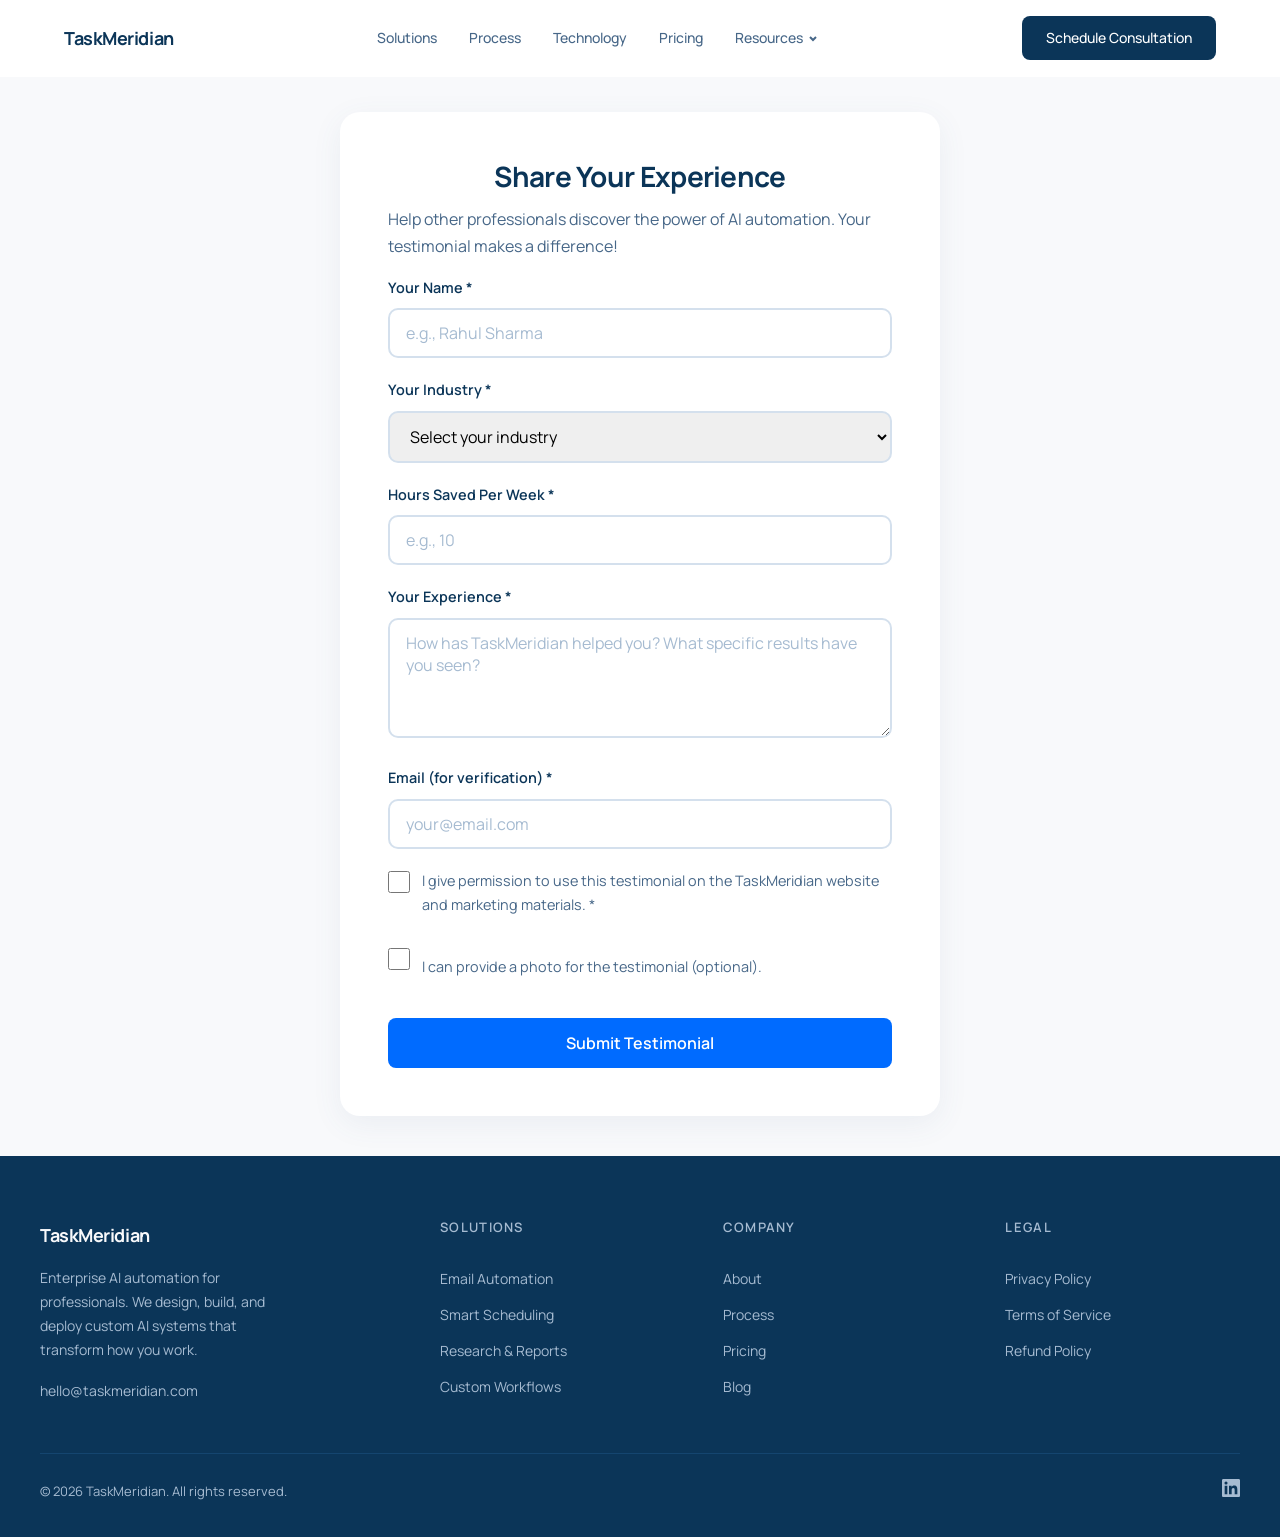
<file: testimonial.html>
<!DOCTYPE html>
<html lang="en">
<head>
    <meta charset="UTF-8">
    <meta name="viewport" content="width=device-width, initial-scale=1.0">
    <title>Share Your Experience | TaskMeridian</title>
    <meta name="description" content="Share your TaskMeridian experience. Help other professionals discover the power of AI automation.">
    <meta name="robots" content="noindex, nofollow">
    <!-- DNS prefetch for third-party domains -->
    <link rel="dns-prefetch" href="https://fonts.googleapis.com">
    <link rel="dns-prefetch" href="https://fonts.gstatic.com">
    <link rel="dns-prefetch" href="https://www.googletagmanager.com">
    <link rel="dns-prefetch" href="https://www.clarity.ms">
    <!-- Preconnect to frequently used origins -->
    <link rel="preconnect" href="https://fonts.googleapis.com" crossorigin>
    <link rel="preconnect" href="https://fonts.gstatic.com" crossorigin>
    <link href="https://fonts.googleapis.com/css2?family=Manrope:wght@400;500;600;700;800&display=swap" rel="stylesheet">
    <link rel="stylesheet" href="styles.css">
    <style>
        .testimonial-page {
            min-height: 100vh;
            display: flex;
            align-items: center;
            justify-content: center;
            padding: 40px 20px;
            background: linear-gradient(135deg, var(--color-bg-warm) 0%, var(--color-bg-alt) 100%);
        }
        
        .testimonial-form-wrapper {
            background: white;
            padding: 48px;
            border-radius: 20px;
            max-width: 600px;
            width: 100%;
            box-shadow: 0 8px 30px rgba(71, 103, 136,0.08);
        }
        
        .testimonial-form-wrapper h1 {
            font-size: 1.75rem;
            font-weight: 700;
            margin-bottom: 12px;
            text-align: center;
        }
        
        .testimonial-form-wrapper > p {
            text-align: center;
            color: var(--color-text-secondary);
            margin-bottom: 32px;
        }
        
        .form-group {
            margin-bottom: 20px;
        }
        
        .form-group label {
            display: block;
            font-size: 0.9rem;
            font-weight: 600;
            margin-bottom: 8px;
        }
        
        .form-group input,
        .form-group textarea,
        .form-group select {
            width: 100%;
            padding: 12px 16px;
            border: 2px solid var(--color-border);
            border-radius: 10px;
            font-family: var(--font-primary);
            font-size: 1rem;
        }
        
        .form-group input:focus,
        .form-group textarea:focus {
            outline: none;
            border-color: var(--color-primary);
        }
        
        .form-group textarea {
            min-height: 120px;
            resize: vertical;
        }
        
        .checkbox-group {
            display: flex;
            align-items: flex-start;
            gap: 12px;
        }
        
        .checkbox-group input[type="checkbox"] {
            width: 22px;
            height: 22px;
            flex-shrink: 0;
            margin-top: 2px;
            accent-color: var(--color-signal-blue);
        }
        
        /* label carries the remaining tap area so the pair clears 44px */
        .checkbox-group label {
            display: flex;
            align-items: center;
            min-height: 44px;
            cursor: pointer;
            font-size: 0.9rem;
            font-weight: 400;
            color: var(--color-text-secondary);
        }
        
        .success-message {
            display: none;
            text-align: center;
            padding: 40px;
        }
        
        .success-message.show {
            display: block;
        }
        
        .success-icon {
            font-size: 4rem;
            margin-bottom: 16px;
        }
        
        .form-container.hide {
            display: none;
        }
    </style>
</head>
<body>
    <!-- Navigation -->
    <nav class="navbar">
        <div class="nav-container">
            <a href="index.html" class="nav-logo">TaskMeridian</a>
            <div class="nav-links">
                <a href="index.html#solutions">Solutions</a>
                <a href="index.html#process">Process</a>
                <a href="index.html#technology">Technology</a>
                <a href="index.html#pricing">Pricing</a>
                <div class="nav-dropdown">
                    <a href="#" class="dropdown-trigger">Resources <svg width="12" height="12" viewBox="0 0 12 12" fill="none" stroke="currentColor" stroke-width="2"><path d="M3 5l3 3 3-3"/></svg></a>
                    <div class="dropdown-menu">
                        <a href="blog.html">Blog</a>
                        <a href="case-studies.html">Case Studies</a>
                        <a href="resources.html">Tools & Templates</a>
                    </div>
                </div>
            </div>
            <a href="index.html#book" class="nav-cta">Schedule Consultation</a>
            <button class="nav-hamburger" aria-label="Menu">
                <span></span><span></span><span></span>
            </button>
        </div>
    </nav>

    <div class="testimonial-page">
        <div class="testimonial-form-wrapper">
            <div class="form-container" id="form-container">
                <h1>Share Your Experience</h1>
                <p>Help other professionals discover the power of AI automation. Your testimonial makes a difference!</p>
                
                <form action="https://formspree.io/f/mreazvgz" method="POST" id="testimonial-form">
                    <input type="hidden" name="form_type" value="testimonial">
                    
                    <div class="form-group">
                        <label for="name">Your Name *</label>
                        <input type="text" id="name" name="name" required placeholder="e.g., Rahul Sharma" autocomplete="name">
                    </div>
                    
                    <div class="form-group">
                        <label for="industry">Your Industry *</label>
                        <select id="industry" name="industry" required>
                            <option value="">Select your industry</option>
                            <option value="consulting">Consulting</option>
                            <option value="founder">Founder/Startup</option>
                            <option value="freelance">Freelance</option>
                            <option value="agency">Agency</option>
                            <option value="sales">Sales</option>
                            <option value="marketing">Marketing</option>
                            <option value="other">Other</option>
                        </select>
                    </div>
                    
                    <div class="form-group">
                        <label for="hours_saved">Hours Saved Per Week *</label>
                        <input type="number" id="hours_saved" name="hours_saved" required placeholder="e.g., 10" min="1">
                    </div>
                    
                    <div class="form-group">
                        <label for="testimonial">Your Experience *</label>
                        <textarea id="testimonial" name="testimonial" required placeholder="How has TaskMeridian helped you? What specific results have you seen?"></textarea>
                    </div>
                    
                    <div class="form-group">
                        <label for="email">Email (for verification) *</label>
                        <input type="email" id="email" name="email" required placeholder="your@email.com" autocomplete="email">
                    </div>
                    
                    <div class="form-group">
                        <div class="checkbox-group">
                            <input type="checkbox" id="permission" name="permission" required>
                            <label for="permission">I give permission to use this testimonial on the TaskMeridian website and marketing materials. *</label>
                        </div>
                    </div>
                    
                    <div class="form-group">
                        <div class="checkbox-group">
                            <input type="checkbox" id="photo_permission" name="photo_permission">
                            <label for="photo_permission">I can provide a photo for the testimonial (optional).</label>
                        </div>
                    </div>
                    
                    <button type="submit" class="btn btn-primary btn-full">Submit Testimonial</button>
                </form>
            </div>
            
            <div class="success-message" id="success-message">
                <div class="success-icon"></div>
                <h2>Thank You!</h2>
                <p>Your testimonial has been submitted for review. We appreciate your support!</p>
                <a href="index.html" class="btn btn-outline" style="margin-top: 24px;">Back to Home</a>
            </div>
        </div>
    </div>

    <script>
        document.getElementById('testimonial-form').addEventListener('submit', async function(e) {
            e.preventDefault();
            
            const submitBtn = this.querySelector('button[type="submit"]');
            submitBtn.textContent = 'Submitting...';
            submitBtn.disabled = true;
            
            try {
                const response = await fetch(this.action, {
                    method: 'POST',
                    body: new FormData(this),
                    headers: { 'Accept': 'application/json' }
                });
                
                if (response.ok) {
                    document.getElementById('form-container').classList.add('hide');
                    document.getElementById('success-message').classList.add('show');
                } else {
                    throw new Error('Submission failed');
                }
            } catch (error) {
                submitBtn.textContent = 'Submit Testimonial';
                submitBtn.disabled = false;
                alert('Something went wrong. Please try again.');
            }
        });
    </script>
    
    <!-- Footer -->
    <footer class="site-footer">
        <div class="footer-container">
            <div class="footer-grid">
                <div class="footer-brand">
                    <a href="index.html" class="footer-logo">TaskMeridian</a>
                    <p class="footer-description">Enterprise AI automation for professionals. We design, build, and deploy custom AI systems that transform how you work.</p>
                    <a href="mailto:hello@taskmeridian.com" class="footer-email">hello@taskmeridian.com</a>
                </div>
                <div class="footer-column">
                    <h2 class="footer-heading">Solutions</h2>
                    <a href="index.html#solutions">Email Automation</a>
                    <a href="index.html#solutions">Smart Scheduling</a>
                    <a href="index.html#solutions">Research & Reports</a>
                    <a href="index.html#solutions">Custom Workflows</a>
                </div>
                <div class="footer-column">
                    <h2 class="footer-heading">Company</h2>
                    <a href="index.html#about">About</a>
                    <a href="index.html#process">Process</a>
                    <a href="index.html#pricing">Pricing</a>
                    <a href="blog.html">Blog</a>
                </div>
                <div class="footer-column">
                    <h2 class="footer-heading">Legal</h2>
                    <a href="privacy-policy.html">Privacy Policy</a>
                    <a href="terms-of-service.html">Terms of Service</a>
                    <a href="refund-policy.html">Refund Policy</a>
                </div>
            </div>
            <div class="footer-bottom">
                <span class="footer-copyright">&copy; 2026 TaskMeridian. All rights reserved.</span>
                <a href="https://www.linkedin.com/in/udit-garud-657547246/" target="_blank" rel="noopener" class="footer-social" aria-label="LinkedIn">
                    <svg width="18" height="18" viewBox="0 0 24 24" fill="currentColor"><path d="M20.447 20.452h-3.554v-5.569c0-1.328-.027-3.037-1.852-3.037-1.853 0-2.136 1.445-2.136 2.939v5.667H9.351V9h3.414v1.561h.046c.477-.9 1.637-1.85 3.37-1.85 3.601 0 4.267 2.37 4.267 5.455v6.286zM5.337 7.433a2.062 2.062 0 01-2.063-2.065 2.064 2.064 0 112.063 2.065zm1.782 13.019H3.555V9h3.564v11.452zM22.225 0H1.771C.792 0 0 .774 0 1.729v20.542C0 23.227.792 24 1.771 24h20.451C23.2 24 24 23.227 24 22.271V1.729C24 .774 23.2 0 22.222 0h.003z"/></svg>
                </a>
            </div>
        </div>
    </footer>

    <!-- Google Analytics -->
    <script async src="https://www.googletagmanager.com/gtag/js?id=G-LPR7XW7PG5"></script>
    <script>
        window.dataLayer = window.dataLayer || [];
        function gtag(){dataLayer.push(arguments);}
        gtag('js', new Date());
        gtag('config', 'G-LPR7XW7PG5');
    </script>
</body>
</html>
</file>
<file: styles.css>
/* ========================================
   TaskMeridian — Design System
   Font: Manrope (Gilroy substitute)
   Palette: Ink navy on cool marble
   ======================================== */

:root {
    /* Calendly-derived palette */
    --color-ink-navy: #0b3558;
    --color-ink-navy-deep: #072742;   /* derived: deepest surface */
    --color-ink-navy-soft: #14456f;   /* derived: layering on dark surfaces */
    --color-signal-blue: #006bff;
    --color-slate-gray: #476788;
    --color-mist-gray: #a6bbd1;
    --color-cloud: #f8f9fb;
    --color-paper: #ffffff;
    --color-pebble: #f0f3f8;
    --color-hairline: #d4e0ed;
    --color-coral-magenta: #e55cff;
    --color-sky-cyan: #0099ff;
    --color-deep-cobalt: #004eba;

    --primary: var(--color-ink-navy);
    --secondary: var(--color-ink-navy-soft);
    --accent: var(--color-signal-blue);
    --text-primary: var(--color-ink-navy);
    --text-secondary: var(--color-slate-gray);
    --text-muted: var(--color-mist-gray);
    --border: var(--color-hairline);
    --bg-light: var(--color-cloud);
    --bg-dark: var(--color-ink-navy);
    --success: #10B981;          /* fills */
    --success-text: #047857;     /* same hue, readable as text on light surfaces */
    --error: #EF4444;
    --white: var(--color-paper);

    /* Elevation — blue-tinted only, never neutral black */
    --shadow-sm: rgba(71, 103, 136, 0.04) 0px 4px 5px 0px, rgba(71, 103, 136, 0.03) 0px 4px 10px 0px, rgba(71, 103, 136, 0.05) 0px 10px 20px 0px;
    --shadow-md: rgba(71, 103, 136, 0.04) 0px 4px 5px 0px, rgba(71, 103, 136, 0.03) 0px 8px 15px 0px, rgba(71, 103, 136, 0.06) 0px 15px 30px 0px;
    --shadow-lg: rgba(71, 103, 136, 0.04) 0px 4px 5px 0px, rgba(71, 103, 136, 0.03) 0px 8px 15px 0px, rgba(71, 103, 136, 0.08) 0px 30px 50px 0px;

    /* Radii */
    --radius-small: 4px;
    --radius-button: 8px;
    --radius-input: 8px;
    --radius-product-card: 16px;
    --radius-card: 24px;
    --radius-badge: 9999px;

    /* Legacy compatibility - mapped to new colors */
    --color-bg: var(--white);
    --color-bg-alt: var(--bg-light);
    --color-bg-warm: var(--bg-light);
    --color-text: var(--text-primary);
    --color-text-secondary: var(--text-secondary);
    --color-text-muted: var(--text-muted);
    --color-primary: var(--primary);
    --color-primary-dark: var(--secondary);
    --color-primary-light: var(--text-secondary);
    --color-accent: var(--accent);
    --color-success: var(--success);
    --color-success-text: var(--success-text);
    --color-border: var(--border);
    --color-card: var(--white);
    
    --font-primary: 'Manrope', ui-sans-serif, system-ui, -apple-system, BlinkMacSystemFont, "Segoe UI", Roboto, sans-serif;

    --max-width: 1200px;
    --section-padding: 80px;
}

* {
    margin: 0;
    padding: 0;
    box-sizing: border-box;
}

html {
    scroll-behavior: smooth;
    scroll-padding-top: 80px;
    overflow-x: hidden;
    max-width: 100vw;
}

body {
    font-family: var(--font-primary);
    font-size: 16px;
    line-height: 1.7;
    color: var(--text-primary);
    background: var(--white);
    -webkit-font-smoothing: antialiased;
    padding-top: 72px;
    overflow-x: hidden;
    max-width: 100vw;
}

.container {
    max-width: var(--max-width);
    margin: 0 auto;
    padding: 0 24px;
}

/* ========================================
   TYPOGRAPHY
   ======================================== */

h1, h2, h3, h4, h5, h6 {
    font-weight: 700;
    letter-spacing: -0.025em;
    line-height: 1.2;
    color: var(--text-primary);
}

h1 {
    font-size: clamp(2.5rem, 5vw, 4rem);
}

h2 {
    font-size: clamp(2rem, 4vw, 3rem);
}

h3 {
    font-size: clamp(1.5rem, 3vw, 2rem);
}

h4 {
    font-size: clamp(1.25rem, 2vw, 1.5rem);
}

p {
    color: var(--text-secondary);
    margin-bottom: 1rem;
}

a {
    color: var(--accent);
    text-decoration: none;
    transition: all 0.2s ease;
}

a:hover {
    color: var(--primary);
}

/* Eyebrow text - uppercase with letter spacing */
.section-badge {
    display: inline-block;
    font-size: 12px;
    font-weight: 600;
    text-transform: uppercase;
    letter-spacing: 0.1em;
    /* informational label, not an action: Deep Cobalt reads at 12px where Signal Blue does not */
    color: var(--color-deep-cobalt);
    margin-bottom: 16px;
}

.section-badge-alt {
    color: var(--text-secondary);
}

/* ========================================
   BUTTONS
   ======================================== */

.btn {
    display: inline-flex;
    align-items: center;
    justify-content: center;
    gap: 8px;
    font-family: var(--font-primary);
    font-weight: 600;
    font-size: 16px;
    cursor: pointer;
    transition: all 0.2s ease;
    text-decoration: none;
    border: none;
}

/* Primary action is Signal Blue; Ink Navy is the secondary dark fill */
.btn-primary {
    background: var(--color-signal-blue);
    color: var(--white);
    border-radius: var(--radius-button);
    padding: 14px 32px;
}

.btn-primary:hover {
    background: var(--color-deep-cobalt);
    transform: scale(1.02);
    color: var(--white);
}

.btn-dark {
    background: var(--color-ink-navy);
    color: var(--white);
    border-radius: var(--radius-button);
    padding: 14px 32px;
}

.btn-dark:hover {
    background: var(--color-ink-navy-soft);
    color: var(--white);
}

.btn-secondary,
.btn-outline {
    background: transparent;
    color: var(--primary);
    border: 1px solid var(--border);
    border-radius: var(--radius-button);
    padding: 14px 32px;
}

.btn-secondary:hover,
.btn-outline:hover {
    border-color: var(--primary);
    background: var(--bg-light);
    color: var(--primary);
}

.btn-lg {
    padding: 16px 40px;
    font-size: 18px;
}

.btn-sm {
    padding: 10px 20px;
    font-size: 14px;
}

.btn-full {
    width: 100%;
}

/* ========================================
   ANIMATIONS
   ======================================== */

.fade-up {
    opacity: 0;
    transform: translateY(20px);
    transition: opacity 0.6s ease-out, transform 0.6s ease-out;
}

.fade-up.visible {
    opacity: 1;
    transform: translateY(0);
}

/* ========================================
   NAVIGATION
   ======================================== */
.navbar {
    position: fixed;
    top: 0;
    left: 0;
    right: 0;
    z-index: 1000;
    background: rgba(255, 255, 255, 0.92);
    backdrop-filter: blur(12px);
    -webkit-backdrop-filter: blur(12px);
    border-bottom: 1px solid transparent;
    transition: all 0.3s ease;
    padding: 16px 0;
}

.navbar.scrolled {
    border-bottom-color: #d4e0ed;
    padding: 12px 0;
}

.nav-container {
    max-width: var(--max-width);
    margin: 0 auto;
    padding: 0 24px;
    display: flex;
    align-items: center;
    justify-content: space-between;
    gap: 32px;
}

.nav-logo {
    font-size: 18px;
    font-weight: 700;
    color: #0b3558;
    text-decoration: none;
    letter-spacing: -0.025em;
}

.nav-links {
    display: flex;
    align-items: center;
    gap: 32px;
}

.nav-links a {
    font-size: 14px;
    font-weight: 500;
    color: #476788;
    text-decoration: none;
    position: relative;
    transition: color 0.2s ease;
}

.nav-links a:hover {
    color: #0b3558;
}

.nav-links a::after {
    content: '';
    position: absolute;
    bottom: -4px;
    left: 0;
    width: 100%;
    height: 2px;
    background: #0b3558;
    transform: scaleX(0);
    transform-origin: left;
    transition: transform 0.2s ease;
}

.nav-links a:hover::after {
    transform: scaleX(1);
}

.nav-cta {
    background: #0b3558;
    color: white;
    text-decoration: none;
    padding: 10px 24px;
    border-radius: 8px;
    font-size: 14px;
    font-weight: 500;
    transition: all 0.2s ease;
}

.nav-cta:hover {
    background: #14456f;
    transform: scale(1.02);
    color: white;
}

/* Dropdown */
.nav-dropdown {
    position: relative;
}

.dropdown-trigger {
    display: flex;
    align-items: center;
    gap: 4px;
}

.dropdown-trigger::after {
    display: none;
}

.dropdown-menu {
    position: absolute;
    top: calc(100% + 12px);
    left: -16px;
    background: white;
    border: 1px solid #d4e0ed;
    border-radius: 16px;
    padding: 8px;
    min-width: 200px;
    opacity: 0;
    visibility: hidden;
    transform: translateY(-8px);
    transition: all 0.2s ease;
    box-shadow: var(--shadow-md);
}

.nav-dropdown:hover .dropdown-menu {
    opacity: 1;
    visibility: visible;
    transform: translateY(0);
}

.dropdown-menu a {
    display: block;
    padding: 10px 16px;
    border-radius: 8px;
    font-size: 14px;
    color: #476788;
    text-decoration: none;
}

.dropdown-menu a:hover {
    background: #f8f9fb;
    color: #0b3558;
}

.dropdown-menu a::after {
    display: none;
}

/* Hamburger for mobile */
.nav-hamburger {
    display: none;
    background: none;
    border: none;
    cursor: pointer;
    flex-direction: column;
    gap: 5px;
    padding: 4px;
}

.nav-hamburger span {
    width: 24px;
    height: 2px;
    background: #0b3558;
    border-radius: 4px;
    transition: all 0.2s ease;
}

/* ========================================
   HERO
   ======================================== */
.hero {
    position: relative;
    min-height: 85vh;
    display: flex;
    align-items: center;
    justify-content: center;
    background: #072742;
    overflow: hidden;
    padding: 120px 24px 80px;
}

.hero-bg-pattern {
    position: absolute;
    top: 0; left: 0; right: 0; bottom: 0;
    background-image: 
        radial-gradient(circle at 25% 25%, rgba(0, 107, 255, 0.06) 0%, transparent 50%),
        radial-gradient(circle at 75% 75%, rgba(99, 102, 241, 0.04) 0%, transparent 50%);
    pointer-events: none;
    z-index: 0;
}

.hero-container {
    position: relative;
    z-index: 1;
    max-width: 880px;
    margin: 0 auto;
    text-align: center;
}

.hero-content {
    display: flex;
    flex-direction: column;
    align-items: center;
}

.hero-eyebrow {
    display: inline-block;
    text-transform: uppercase;
    letter-spacing: 3px;
    font-size: 12px;
    font-weight: 600;
    color: #a6bbd1;
    margin-bottom: 24px;
}

.hero-headline {
    font-size: clamp(36px, 5vw, 64px);
    font-weight: 700;
    color: #f8f9fb;
    line-height: 1.1;
    letter-spacing: -0.03em;
    margin: 0 0 24px 0;
}

.hero-subheadline {
    font-size: 18px;
    line-height: 1.7;
    color: #a6bbd1;
    max-width: 640px;
    margin: 0 auto 40px;
}

.hero-cta-row {
    display: flex;
    gap: 16px;
    align-items: center;
    flex-wrap: wrap;
    justify-content: center;
}

.hero-cta-primary {
    background: #FFFFFF;
    color: #0b3558;
    padding: 14px 32px;
    border-radius: 8px;
    font-weight: 600;
    font-size: 15px;
    text-decoration: none;
    transition: all 0.2s ease;
    border: none;
}
.hero-cta-primary:hover {
    box-shadow: 0 8px 32px rgba(255, 255, 255, 0.15);
    transform: translateY(-1px);
}

.hero-cta-secondary {
    background: transparent;
    color: #d4e0ed;
    padding: 14px 32px;
    border-radius: 8px;
    font-weight: 600;
    font-size: 15px;
    text-decoration: none;
    border: 1px solid #476788;
    transition: all 0.2s ease;
}
.hero-cta-secondary:hover {
    border-color: #f8f9fb;
    color: #f8f9fb;
}

.hero-trust-bar {
    margin-top: 60px;
    display: flex;
    flex-direction: column;
    align-items: center;
    gap: 20px;
}

.hero-trust-label {
    font-size: 12px;
    text-transform: uppercase;
    letter-spacing: 2px;
    font-weight: 500;
    color: #a6bbd1;
}

.hero-trust-logos {
    display: flex;
    align-items: center;
    gap: 32px;
    flex-wrap: wrap;
    justify-content: center;
}

.trust-logo-item {
    font-size: 14px;
    font-weight: 500;
    color: #a6bbd1;
    opacity: 0.6;
    transition: opacity 0.2s ease;
    padding: 8px 16px;
    border: 1px solid #14456f;
    border-radius: 8px;
}
.trust-logo-item:hover {
    opacity: 1;
    color: #a6bbd1;
    border-color: #476788;
}

/* Mobile adjustments */
@media (max-width: 768px) {
    .hero {
        min-height: auto;
        padding: 100px 20px 60px;
    }
    .hero-headline {
        font-size: 32px;
    }
    .hero-subheadline {
        font-size: 16px;
    }
    .hero-cta-row {
        flex-direction: column;
        width: 100%;
    }
    .hero-cta-primary,
    .hero-cta-secondary {
        width: 100%;
        text-align: center;
    }
    .hero-trust-bar {
        margin-top: 40px;
    }
    .hero-trust-logos {
        gap: 12px;
    }
    .trust-logo-item {
        font-size: 12px;
        padding: 6px 12px;
    }
}

/* ========================================
   PROBLEM SECTION
   ======================================== */
.problem {
    background: #FFFFFF;
    padding: 80px 24px;
}

.problem-container {
    max-width: var(--max-width);
    margin: 0 auto;
}

.problem .section-eyebrow {
    display: block;
    text-align: center;
}

.problem-headline {
    font-size: 40px;
    font-weight: 700;
    color: #0b3558;
    margin: 16px 0;
    letter-spacing: -0.025em;
    text-align: center;
}

.problem-subtext {
    font-size: 17px;
    color: #476788;
    text-align: center;
    max-width: 680px;
    margin: 0 auto 56px;
    line-height: 1.7;
}

.problem-grid {
    display: grid;
    grid-template-columns: repeat(3, 1fr);
    gap: 32px;
}

.problem-card {
    background: #FFFFFF;
    border: 1px solid #d4e0ed;
    border-radius: 16px;
    padding: 32px;
    transition: all 0.2s ease;
}

.problem-card:hover {
    box-shadow: var(--shadow-sm);
    transform: translateY(-2px);
    border-color: #d4e0ed;
}

.problem-card-icon {
    width: 56px;
    height: 56px;
    border-radius: 16px;
    background: #f8f9fb;
    border: 1px solid #d4e0ed;
    display: flex;
    align-items: center;
    justify-content: center;
    margin-bottom: 20px;
}

.problem-card-title {
    font-size: 18px;
    font-weight: 600;
    color: #0b3558;
    margin: 0 0 10px 0;
}

.problem-card-desc {
    font-size: 15px;
    color: #476788;
    line-height: 1.6;
    margin: 0;
}

/* Problem section mobile */
@media (max-width: 768px) {
    .problem-grid {
        grid-template-columns: 1fr;
        gap: 20px;
    }
    .problem-headline {
        font-size: 32px;
    }
    .problem-subtext {
        font-size: 16px;
    }
}

/* ========================================
   SOLUTION SECTION
   ======================================== */
.solution {
    background: #f8f9fb;
    padding: 80px 24px;
}

.solution-container {
    max-width: var(--max-width);
    margin: 0 auto;
}

.solution .section-eyebrow {
    display: block;
    text-align: center;
}

.solution-headline {
    font-size: 40px;
    font-weight: 700;
    color: #0b3558;
    margin: 16px 0;
    letter-spacing: -0.025em;
    text-align: center;
}

.solution-subtext {
    font-size: 17px;
    color: #476788;
    text-align: center;
    max-width: 640px;
    margin: 0 auto 56px;
    line-height: 1.7;
}

.solution-grid {
    display: grid;
    grid-template-columns: repeat(2, 1fr);
    gap: 24px;
}

.solution-card {
    background: #FFFFFF;
    border: 1px solid #d4e0ed;
    border-radius: 16px;
    padding: 40px;
    transition: all 0.2s ease;
}

.solution-card:hover {
    border-color: #d4e0ed;
    box-shadow: var(--shadow-sm);
}

.solution-card-number {
    font-size: 48px;
    font-weight: 800;
    color: #d4e0ed;
    line-height: 1;
    display: block;
    margin-bottom: 16px;
    letter-spacing: -0.03em;
}

.solution-card-title {
    font-size: 20px;
    font-weight: 600;
    color: #0b3558;
    margin: 0 0 12px 0;
}

.solution-card-desc {
    font-size: 15px;
    color: #476788;
    line-height: 1.6;
    margin: 0;
}

/* Solution section mobile */
@media (max-width: 768px) {
    .solution-grid {
        grid-template-columns: 1fr;
        gap: 16px;
    }
    .solution-headline {
        font-size: 32px;
    }
    .solution-card {
        padding: 32px;
    }
    .solution-card-number {
        font-size: 40px;
    }
}

/* ========================================
   CAPABILITIES SECTION
   ======================================== */
.capabilities {
    background: #f8f9fb;
    padding: 80px 24px;
}

.capabilities-container {
    max-width: var(--max-width);
    margin: 0 auto;
}

.capabilities .section-eyebrow {
    display: block;
    text-align: center;
}

.capabilities-headline {
    font-size: 40px;
    font-weight: 700;
    color: #0b3558;
    margin: 16px 0;
    letter-spacing: -0.025em;
    text-align: center;
}

.capabilities-subtext {
    font-size: 17px;
    color: #476788;
    text-align: center;
    max-width: 620px;
    margin: 0 auto 56px;
    line-height: 1.7;
}

.capabilities-grid {
    display: grid;
    grid-template-columns: repeat(3, 1fr);
    gap: 24px;
}

.capability-card {
    background: #FFFFFF;
    border: 1px solid #d4e0ed;
    border-radius: 16px;
    padding: 32px;
    display: flex;
    flex-direction: column;
    transition: all 0.2s ease;
}

.capability-card:hover {
    border-color: #d4e0ed;
    box-shadow: var(--shadow-sm);
}

.capability-icon {
    width: 44px;
    height: 44px;
    border-radius: 8px;
    background: #f8f9fb;
    border: 1px solid #d4e0ed;
    display: flex;
    align-items: center;
    justify-content: center;
    margin-bottom: 20px;
}

.capability-name {
    font-size: 18px;
    font-weight: 600;
    color: #0b3558;
    margin: 0 0 8px 0;
}

.capability-desc {
    font-size: 14px;
    color: #476788;
    line-height: 1.6;
    margin: 0;
    flex-grow: 1;
}

.capability-tools {
    display: flex;
    flex-wrap: wrap;
    gap: 6px;
    margin-top: 20px;
    padding-top: 16px;
    border-top: 1px solid #f0f3f8;
}

.capability-tool {
    font-size: 11px;
    font-weight: 500;
    color: #476788;
    background: #f0f3f8;
    padding: 3px 10px;
    border-radius: 8px;
}

.capability-metric {
    display: block;
    font-size: 12px;
    font-weight: 500;
    color: #476788;
    margin-top: 12px;
}

.capabilities-cta {
    text-align: center;
    margin-top: 48px;
}

.capabilities-link {
    font-size: 15px;
    font-weight: 500;
    color: #0b3558;
    text-decoration: none;
    transition: color 0.2s ease;
}

.capabilities-link:hover {
    color: #006bff;
}

/* Capabilities tablet */
@media (max-width: 1024px) {
    .capabilities-grid {
        grid-template-columns: repeat(2, 1fr);
    }
}

/* Capabilities mobile */
@media (max-width: 640px) {
    .capabilities-grid {
        grid-template-columns: 1fr;
        gap: 16px;
    }
    .capabilities-headline {
        font-size: 32px;
    }
    .capability-card {
        padding: 24px;
    }
}


/* ========================================
   BLOG CTA CARD
   ======================================== */
.blog-cta-card {
    background: var(--bg-light);
    border: 2px solid var(--border);
    border-radius: 16px;
    padding: 32px;
    margin-top: 48px;
}

.blog-cta-content {
    max-width: 600px;
}

.blog-cta-label {
    display: inline-block;
    background: var(--primary);
    color: var(--white);
    padding: 4px 12px;
    border-radius: 9999px;
    font-size: 12px;
    font-weight: 700;
    text-transform: uppercase;
    letter-spacing: 0.05em;
    margin-bottom: 12px;
}

.blog-cta-card h3 {
    font-size: 1.35rem;
    font-weight: 700;
    margin-bottom: 12px;
}

.blog-cta-card p {
    font-size: 16px;
    color: var(--text-secondary);
    margin-bottom: 16px;
}

.link-arrow {
    color: var(--accent);
    font-weight: 600;
    text-decoration: none;
}

.link-arrow:hover {
    color: var(--primary);
    text-decoration: underline;
}

/* ========================================
   PROCESS TIMELINE
   ======================================== */
.process-timeline {
    background: #FFFFFF;
    padding: 80px 24px;
}

.process-timeline-container {
    max-width: 800px;
    margin: 0 auto;
}

.process-timeline-headline {
    font-size: 40px;
    font-weight: 700;
    color: #0b3558;
    margin: 16px 0;
    letter-spacing: -0.025em;
    text-align: center;
}

.process-timeline-subtext {
    font-size: 17px;
    color: #476788;
    text-align: center;
    max-width: 600px;
    margin: 0 auto 64px;
    line-height: 1.7;
}

/* Timeline structure */
.timeline {
    position: relative;
    padding-left: 48px;
}

.timeline-line {
    position: absolute;
    left: 5px;
    top: 8px;
    bottom: 8px;
    width: 2px;
    background: #d4e0ed;
}

.timeline-item {
    position: relative;
    padding-bottom: 48px;
}

.timeline-item:last-child {
    padding-bottom: 0;
}

.timeline-dot {
    position: absolute;
    left: -48px;
    top: 6px;
    width: 12px;
    height: 12px;
    border-radius: 50%;
    background: #0b3558;
    border: 3px solid #FFFFFF;
    box-shadow: 0 0 0 2px #0b3558;
    z-index: 1;
}

/* Timeline content */
.timeline-content {
    padding: 0 0 0 8px;
}

.timeline-meta {
    display: flex;
    align-items: center;
    gap: 12px;
    margin-bottom: 12px;
}

.timeline-phase {
    font-size: 11px;
    text-transform: uppercase;
    letter-spacing: 2px;
    font-weight: 600;
    color: #476788;
}

.timeline-duration {
    font-size: 12px;
    font-weight: 500;
    color: #476788;
    background: #f0f3f8;
    padding: 4px 12px;
    border-radius: 24px;
}

.timeline-title {
    font-size: 22px;
    font-weight: 600;
    color: #0b3558;
    margin: 0 0 10px 0;
}

.timeline-description {
    font-size: 15px;
    color: #476788;
    line-height: 1.7;
    margin: 0 0 16px 0;
    max-width: 520px;
}

.timeline-deliverables {
    display: flex;
    align-items: center;
    gap: 8px;
    flex-wrap: wrap;
}

.timeline-deliverable-label {
    font-size: 12px;
    font-weight: 600;
    color: #476788;
    text-transform: uppercase;
    letter-spacing: 1px;
}

.timeline-deliverable {
    font-size: 13px;
    font-weight: 500;
    color: #476788;
}

.timeline-deliverable-separator {
    color: #d4e0ed;
    font-size: 14px;
}

/* CTA below timeline */
.process-timeline-cta {
    text-align: center;
    margin-top: 64px;
    padding-top: 48px;
    border-top: 1px solid #d4e0ed;
}

.process-timeline-cta-note {
    font-size: 14px;
    color: #476788;
    margin-top: 20px;
}

/* Timeline mobile */
@media (max-width: 768px) {
    .process-timeline-headline {
        font-size: 32px;
    }
    .timeline {
        padding-left: 36px;
    }
    .timeline-dot {
        left: -36px;
    }
    .timeline-line {
        left: 5px;
    }
    .timeline-title {
        font-size: 19px;
    }
    .timeline-item {
        padding-bottom: 36px;
    }
}

/* ========================================
   USE CASES SECTION
   ======================================== */
.use-cases {
    background: #FFFFFF;
    padding: 80px 24px;
}

.use-cases-container {
    max-width: var(--max-width);
    margin: 0 auto;
}

.use-cases .section-eyebrow {
    display: block;
    text-align: center;
}

.use-cases-headline {
    font-size: 40px;
    font-weight: 700;
    color: #0b3558;
    margin: 16px 0;
    letter-spacing: -0.025em;
    text-align: center;
}

.use-cases-subtext {
    font-size: 17px;
    color: #476788;
    text-align: center;
    max-width: 580px;
    margin: 0 auto 56px;
    line-height: 1.7;
}

.use-cases-grid {
    display: grid;
    grid-template-columns: repeat(3, 1fr);
    gap: 24px;
}

.use-case-card {
    background: #FFFFFF;
    border: 1px solid #d4e0ed;
    border-radius: 16px;
    padding: 32px;
    display: flex;
    flex-direction: column;
    transition: all 0.2s ease;
}

.use-case-card:hover {
    border-color: #d4e0ed;
    box-shadow: var(--shadow-sm);
    transform: translateY(-2px);
}

.use-case-icon {
    width: 48px;
    height: 48px;
    border-radius: 8px;
    background: #f8f9fb;
    border: 1px solid #d4e0ed;
    display: flex;
    align-items: center;
    justify-content: center;
    margin-bottom: 20px;
}

.use-case-category {
    font-size: 12px;
    text-transform: uppercase;
    letter-spacing: 2px;
    font-weight: 600;
    color: #476788;
    margin-bottom: 8px;
}

.use-case-title {
    font-size: 20px;
    font-weight: 600;
    color: #0b3558;
    margin: 0 0 10px 0;
}

.use-case-desc {
    font-size: 15px;
    color: #476788;
    line-height: 1.6;
    margin: 0;
    flex-grow: 1;
}

.use-case-impact {
    margin-top: 20px;
    padding-top: 16px;
    border-top: 1px solid var(--border);
}

.use-case-impact-text {
    font-size: 13px;
    font-weight: 500;
    color: #476788;
    line-height: 1.4;
}

/* Bottom row with 2 cards centered */
.use-cases-grid-bottom {
    grid-template-columns: repeat(2, 1fr);
    max-width: 740px;
    margin: 24px auto 0;
}

/* Use cases tablet */
@media (max-width: 1024px) {
    .use-cases-grid {
        grid-template-columns: repeat(2, 1fr);
    }
    .use-cases-grid-bottom {
        grid-template-columns: repeat(2, 1fr);
        max-width: 100%;
    }
}

/* Use cases mobile */
@media (max-width: 640px) {
    .use-cases-grid {
        grid-template-columns: 1fr;
        gap: 16px;
    }
    .use-cases-grid-bottom {
        grid-template-columns: 1fr;
        max-width: 100%;
    }
    .use-cases-headline {
        font-size: 32px;
    }
    .use-case-card {
        padding: 24px;
    }
}

/* ========================================
   WORKFLOWS SECTION
   ======================================== */
.workflows {
    background: #0b3558;
    padding: 80px 24px;
}

.workflows-container {
    max-width: var(--max-width);
    margin: 0 auto;
}

.section-eyebrow.workflows-eyebrow {
    color: #a6bbd1;
    display: block;
    text-align: center;
}

.workflows-headline {
    font-size: 40px;
    font-weight: 700;
    color: #f8f9fb;
    margin: 16px 0;
    letter-spacing: -0.025em;
    text-align: center;
}

.workflows-subtext {
    font-size: 17px;
    color: #a6bbd1;
    text-align: center;
    max-width: 540px;
    margin: 0 auto 56px;
    line-height: 1.7;
}

.workflows-grid {
    display: grid;
    grid-template-columns: repeat(3, 1fr);
    gap: 24px;
}

/* Workflow card */
.workflow-card {
    background: #14456f;
    border: 1px solid #476788;
    border-radius: 16px;
    padding: 32px;
    display: flex;
    flex-direction: column;
    transition: all 0.2s ease;
}

.workflow-card:hover {
    border-color: #476788;
    box-shadow: var(--shadow-lg);
}

.workflow-name {
    font-size: 20px;
    font-weight: 600;
    color: #f8f9fb;
    margin: 0 0 24px 0;
}

/* Before / After comparison */
.workflow-comparison {
    display: flex;
    flex-direction: column;
    gap: 16px;
    margin-bottom: 24px;
}

.workflow-before,
.workflow-after {
    display: flex;
    flex-direction: column;
    gap: 4px;
}

.workflow-label {
    font-size: 11px;
    text-transform: uppercase;
    letter-spacing: 2px;
    font-weight: 600;
    color: #a6bbd1;
}

.workflow-value {
    font-size: 15px;
    font-weight: 500;
    line-height: 1.4;
}

.workflow-value-before {
    color: #FCA5A5;
}

.workflow-value-after {
    color: #4ADE80;
}

/* Tool tags */
.workflow-tools {
    display: flex;
    flex-wrap: wrap;
    gap: 6px;
    margin-bottom: 20px;
}

.workflow-tool {
    font-size: 11px;
    font-weight: 500;
    color: #ffffff;
    background: #476788;
    padding: 4px 10px;
    border-radius: 8px;
}

/* Expandable details */
.workflow-details {
    margin-top: auto;
    border-top: 1px solid #476788;
    padding-top: 16px;
}

.workflow-toggle {
    display: flex;
    align-items: center;
    justify-content: space-between;
    cursor: pointer;
    font-size: 14px;
    font-weight: 500;
    color: #a6bbd1;
    list-style: none;
    transition: color 0.2s ease;
}

.workflow-toggle::-webkit-details-marker {
    display: none;
}

.workflow-toggle::marker {
    display: none;
    content: '';
}

.workflow-toggle:hover {
    color: #f8f9fb;
}

.workflow-toggle-icon {
    transition: transform 0.2s ease;
    flex-shrink: 0;
}

details[open] .workflow-toggle-icon {
    transform: rotate(180deg);
}

.workflow-steps {
    padding-top: 16px;
}

.workflow-steps ol {
    margin: 0;
    padding: 0 0 0 20px;
    display: flex;
    flex-direction: column;
    gap: 10px;
}

.workflow-steps li {
    font-size: 13px;
    color: #a6bbd1;
    line-height: 1.6;
}

.workflow-steps li::marker {
    color: #a6bbd1;
}

.workflow-result {
    margin-top: 16px;
    padding-top: 12px;
    border-top: 1px solid #476788;
    font-size: 14px;
    color: #f8f9fb;
    font-weight: 500;
}

.workflow-result-label {
    color: #4ADE80;
    font-weight: 600;
}

/* Workflows tablet */
@media (max-width: 1024px) {
    .workflows-grid {
        grid-template-columns: repeat(2, 1fr);
    }
}

/* Workflows mobile */
@media (max-width: 640px) {
    .workflows-grid {
        grid-template-columns: 1fr;
        gap: 16px;
    }
    .workflows-headline {
        font-size: 32px;
    }
    .workflow-card {
        padding: 24px;
    }
}

/* ========================================
   ROI CALCULATOR
   ======================================== */
.calculator {
    background: #FFFFFF;
    padding: 80px 24px;
}

.calculator-container {
    max-width: 800px;
    margin: 0 auto;
    text-align: center;
}

.calculator .section-eyebrow {
    display: block;
    text-align: center;
}

.calculator-headline {
    font-size: 40px;
    font-weight: 700;
    color: #0b3558;
    margin: 16px 0;
    letter-spacing: -0.025em;
}

.calculator-subtext {
    font-size: 17px;
    color: #476788;
    margin: 0 auto 48px;
    line-height: 1.7;
}

.calculator-card {
    background: #f8f9fb;
    border: 1px solid #d4e0ed;
    border-radius: 24px;
    padding: 48px;
    text-align: left;
}

/* Inputs */
.calculator-inputs {
    display: flex;
    flex-direction: column;
    gap: 28px;
}

.calculator-input-group {
    display: flex;
    flex-direction: column;
    gap: 10px;
}

.calculator-label {
    font-size: 14px;
    font-weight: 500;
    color: #476788;
}

.calculator-slider-row {
    display: flex;
    align-items: center;
    gap: 16px;
}

.calculator-range {
    flex: 1;
    -webkit-appearance: none;
    appearance: none;
    height: 6px;
    background: #d4e0ed;
    border-radius: 4px;
    outline: none;
    cursor: pointer;
}

.calculator-range::-webkit-slider-thumb {
    -webkit-appearance: none;
    appearance: none;
    width: 20px;
    height: 20px;
    border-radius: 50%;
    background: #0b3558;
    cursor: pointer;
    border: 3px solid #FFFFFF;
    box-shadow: 0 1px 4px rgba(71, 103, 136, 0.15);
    transition: transform 0.15s ease;
}

.calculator-range::-webkit-slider-thumb:hover {
    transform: scale(1.15);
}

.calculator-range::-moz-range-thumb {
    width: 20px;
    height: 20px;
    border-radius: 50%;
    background: #0b3558;
    cursor: pointer;
    border: 3px solid #FFFFFF;
    box-shadow: 0 1px 4px rgba(71, 103, 136, 0.15);
}

.calculator-value {
    font-size: 16px;
    font-weight: 600;
    color: #0b3558;
    min-width: 80px;
    text-align: right;
    white-space: nowrap;
}

/* Rate input */
.calculator-rate-row {
    display: flex;
    align-items: center;
    gap: 8px;
}

.calculator-rate-prefix {
    font-size: 16px;
    font-weight: 600;
    color: #0b3558;
}

.calculator-rate-input {
    width: 120px;
    padding: 8px 12px;
    border: none;
    border-bottom: 2px solid #d4e0ed;
    background: transparent;
    font-size: 16px;
    font-weight: 600;
    color: #0b3558;
    font-family: inherit;
    outline: none;
    transition: border-color 0.2s ease;
}

.calculator-rate-input:focus {
    border-bottom-color: #0b3558;
}

.calculator-rate-hint {
    font-size: 12px;
    color: #476788;
    margin-left: 4px;
}

/* Divider */
.calculator-divider {
    height: 1px;
    background: #d4e0ed;
    margin: 36px 0;
}

/* Results */
.calculator-results {
    display: grid;
    grid-template-columns: 1fr 1px 1fr;
    gap: 0;
    align-items: start;
}

.calculator-results::before {
    content: '';
    grid-column: 2;
    grid-row: 1;
    background: #d4e0ed;
    width: 1px;
    height: 100%;
    justify-self: center;
}

.calculator-result-col {
    display: flex;
    flex-direction: column;
    align-items: center;
    text-align: center;
    gap: 4px;
    padding: 0 24px;
}

.calculator-result-heading {
    font-size: 13px;
    text-transform: uppercase;
    letter-spacing: 1.5px;
    font-weight: 600;
    color: #476788;
    margin-bottom: 8px;
}

.calculator-result-hours {
    font-size: 36px;
    font-weight: 700;
    line-height: 1;
    letter-spacing: -0.03em;
}

.calculator-result-current .calculator-result-hours {
    color: #EF4444;
}

.calculator-result-saved .calculator-result-hours {
    color: #047857;
}

.calculator-result-unit {
    font-size: 13px;
    color: #476788;
    margin-bottom: 8px;
}

.calculator-result-cost {
    font-size: 18px;
    font-weight: 600;
    color: #0b3558;
}

/* CTA */
.calculator-cta-row {
    text-align: center;
    margin-top: 36px;
}

/* Calculator mobile */
@media (max-width: 640px) {
    .calculator-card {
        padding: 32px 24px;
    }
    .calculator-headline {
        font-size: 32px;
    }
    .calculator-results {
        grid-template-columns: 1fr;
        gap: 32px;
    }
    .calculator-results::before {
        display: none;
    }
    .calculator-result-col {
        padding: 0;
    }
    .calculator-result-saved {
        padding-top: 24px;
        border-top: 1px solid #d4e0ed;
    }
    .calculator-rate-row {
        flex-wrap: wrap;
    }
    .calculator-rate-hint {
        width: 100%;
        margin-left: 0;
        margin-top: 4px;
    }
}

/* Calculator slider — mobile touch targets */
@media (max-width: 768px) {

    /* Expand touch target to 44px while keeping track visually thin */
    .calculator-range {
        -webkit-appearance: none;
        appearance: none;
        height: 44px;
        background: transparent;
        cursor: pointer;
        width: 100%;
    }

    .calculator-range::-webkit-slider-runnable-track {
        height: 6px;
        background: #d4e0ed;
        border-radius: 4px;
    }

    .calculator-range::-webkit-slider-thumb {
        -webkit-appearance: none;
        width: 28px;
        height: 28px;
        border-radius: 50%;
        background: #14456f;
        margin-top: -11px;
        cursor: grab;
    }

    /* Firefox */
    .calculator-range::-moz-range-track {
        height: 6px;
        background: #d4e0ed;
        border-radius: 4px;
    }

    .calculator-range::-moz-range-thumb {
        width: 28px;
        height: 28px;
        border-radius: 50%;
        background: #14456f;
        border: none;
        cursor: grab;
    }

    /* Hourly rate input — minimum 44px touch target */
    #calc-rate {
        min-height: 44px;
        padding: 10px 12px;
        font-size: 16px;
    }

}

/* ========================================
   COMPARISON SECTION
   ======================================== */
.comparison {
    background: #f8f9fb;
    padding: 80px 24px;
}
.comparison-container {
    max-width: 960px;
    margin: 0 auto;
}
.comparison .section-eyebrow {
    display: block;
    text-align: center;
}
.comparison-headline {
    font-size: 40px;
    font-weight: 700;
    color: #0b3558;
    margin: 16px 0;
    letter-spacing: -0.025em;
    text-align: center;
}
.comparison-subtext {
    font-size: 17px;
    color: #476788;
    text-align: center;
    max-width: 520px;
    margin: 0 auto 48px;
    line-height: 1.7;
}

/* Table wrapper for horizontal scroll on mobile */
.comparison-table-wrapper {
    overflow-x: auto;
    -webkit-overflow-scrolling: touch;
    border-radius: 16px;
    border: 1px solid #d4e0ed;
    background: #FFFFFF;
    width: 100%;
    position: relative;
}

/* Scroll hint for mobile */
.comparison-scroll-hint {
    display: none;
    text-align: center;
    color: #476788;
    font-size: 0.85rem;
    margin-bottom: 12px;
    font-style: italic;
}

@media (max-width: 768px) {
    .comparison-scroll-hint {
        display: block;
    }
}

.comparison-table {
    width: 100%;
    border-collapse: collapse;
    min-width: 600px;
}

/* Header */
.comparison-th {
    padding: 20px 24px;
    font-size: 13px;
    font-weight: 600;
    text-transform: uppercase;
    letter-spacing: 0.06em;
    color: #476788;
    text-align: left;
    background: #f8f9fb;
    border-bottom: 1px solid #d4e0ed;
    white-space: nowrap;
}
.comparison-th-feature {
    width: 22%;
}
.comparison-th-highlight {
    color: #0b3558;
}

/* Body cells */
.comparison-feature {
    padding: 18px 24px;
    font-size: 14px;
    font-weight: 600;
    color: #0b3558;
    border-bottom: 1px solid #f0f3f8;
    white-space: nowrap;
}
.comparison-cell {
    padding: 18px 24px;
    font-size: 14px;
    color: #476788;
    border-bottom: 1px solid #f0f3f8;
    line-height: 1.5;
}
.comparison-cell-highlight {
    font-weight: 600;
    color: #0b3558;
}

/* Last row — no bottom border */
.comparison-table tbody tr:last-child .comparison-feature,
.comparison-table tbody tr:last-child .comparison-cell {
    border-bottom: none;
}

/* Row hover */
.comparison-table tbody tr {
    transition: background 0.15s ease;
}
.comparison-table tbody tr:hover {
    background: #f8f9fb;
}

/* Bottom link */
.comparison-bottom {
    text-align: center;
    margin-top: 32px;
}
.comparison-link {
    font-size: 15px;
    font-weight: 500;
    color: #476788;
    text-decoration: none;
    transition: color 0.2s ease;
}
.comparison-link:hover {
    color: #0b3558;
}

/* Mobile */
@media (max-width: 768px) {
    .comparison-table {
        display: block;
        overflow-x: auto;
        -webkit-overflow-scrolling: touch;
    }
    .comparison-table th:first-child,
    .comparison-table td:first-child {
        position: sticky;
        left: 0;
        background: #FFFFFF;
        z-index: 1;
        min-width: 100px;
        box-shadow: 2px 0 4px rgba(71, 103, 136, 0.05);
    }
    .comparison-table th:first-child {
        background: #f8f9fb;
    }
}

@media (max-width: 640px) {
    .comparison-headline {
        font-size: 32px;
    }
    .comparison-table-wrapper {
        margin: 0 -8px;
        border-radius: 16px;
    }
    .comparison-th,
    .comparison-feature,
    .comparison-cell {
        padding: 14px 16px;
        font-size: 13px;
    }
}

/* ========================================
   TECH STACK SECTION
   ======================================== */
.tech-stack {
    background: #0b3558;
    padding: 80px 24px;
}
.tech-stack-container {
    max-width: var(--max-width);
    margin: 0 auto;
}
.section-eyebrow.tech-stack-eyebrow {
    color: #a6bbd1;
    display: block;
    text-align: center;
}
.tech-stack-headline {
    font-size: 36px;
    font-weight: 700;
    color: #f8f9fb;
    margin: 16px 0;
    letter-spacing: -0.025em;
    text-align: center;
}
.tech-stack-subtext {
    font-size: 16px;
    color: #a6bbd1;
    text-align: center;
    max-width: 600px;
    margin: 0 auto 64px;
    line-height: 1.7;
}

/* Category groups */
.tech-stack-grid {
    display: flex;
    flex-direction: column;
    gap: 48px;
}
.tech-stack-category-label {
    font-size: 12px;
    text-transform: uppercase;
    letter-spacing: 2px;
    font-weight: 600;
    color: #a6bbd1;
    margin: 0 0 20px 0;
}
.tech-stack-items {
    display: grid;
    grid-template-columns: repeat(3, 1fr);
    gap: 16px;
}

/* Individual tool card */
.tech-stack-item {
    background: #14456f;
    border: 1px solid #476788;
    border-radius: 16px;
    padding: 24px;
    display: flex;
    flex-direction: column;
    align-items: flex-start;
    gap: 8px;
    transition: all 0.2s ease;
}
.tech-stack-item:hover {
    border-color: #476788;
    box-shadow: 0 0 20px rgba(0, 107, 255, 0.06);
    transform: translateY(-1px);
}
.tech-stack-item-icon {
    width: 44px;
    height: 44px;
    border-radius: 8px;
    background: #0b3558;
    border: 1px solid #476788;
    display: flex;
    align-items: center;
    justify-content: center;
    margin-bottom: 4px;
}
.tech-stack-item-name {
    font-size: 15px;
    font-weight: 600;
    color: #f8f9fb;
}
.tech-stack-item-desc {
    font-size: 13px;
    color: #a6bbd1;
    line-height: 1.4;
}

/* Tablet */
@media (max-width: 900px) {
    .tech-stack-items {
        grid-template-columns: repeat(2, 1fr);
    }
}

/* Mobile */
@media (max-width: 640px) {
    .tech-stack-items {
        grid-template-columns: 1fr;
    }
    .tech-stack-headline {
        font-size: 28px;
    }
    .tech-stack-item {
        padding: 20px;
    }
}

/* ========================================
   METRICS BAR
   ======================================== */
.metrics-bar {
    background: #FFFFFF;
    padding: 56px 24px;
    border-top: 1px solid #d4e0ed;
    border-bottom: 1px solid #d4e0ed;
}

.metrics-container {
    max-width: 1000px;
    margin: 0 auto;
}

.metrics-grid {
    display: grid;
    grid-template-columns: repeat(4, 1fr);
    gap: 32px;
    text-align: center;
}

.metric-item {
    display: flex;
    flex-direction: column;
    align-items: center;
    gap: 8px;
}

.metric-number {
    font-size: 48px;
    font-weight: 700;
    color: #0b3558;
    letter-spacing: -0.03em;
    line-height: 1;
}

.metric-label {
    font-size: 14px;
    font-weight: 500;
    color: #476788;
    line-height: 1.4;
}

.metrics-testimonial-placeholder {
    margin-top: 48px;
    text-align: center;
    padding-top: 40px;
    border-top: 1px solid #d4e0ed;
}

.metrics-testimonial-placeholder p {
    font-size: 15px;
    font-style: italic;
    color: #476788;
    max-width: 560px;
    margin: 0 auto;
    line-height: 1.7;
}

/* Metrics bar mobile */
@media (max-width: 768px) {
    .metrics-grid {
        grid-template-columns: repeat(2, 1fr);
        gap: 40px 24px;
    }
    .metric-number {
        font-size: 36px;
    }
}

@media (max-width: 480px) {
    .metrics-grid {
        grid-template-columns: 1fr;
        gap: 32px;
    }
}

/* ========================================
   PRICING SECTION
   ======================================== */
.section-eyebrow {
    display: inline-block;
    text-transform: uppercase;
    letter-spacing: 3px;
    font-size: 12px;
    font-weight: 600;
    color: #476788;
}

.pricing {
    background: #FFFFFF;
    padding: 80px 24px;
}

.pricing-container {
    max-width: var(--max-width);
    margin: 0 auto;
    text-align: center;
}

.pricing-headline {
    font-size: 40px;
    font-weight: 700;
    color: #0b3558;
    margin: 16px 0;
    letter-spacing: -0.025em;
}

.pricing-subtext {
    font-size: 17px;
    color: #476788;
    max-width: 540px;
    margin: 0 auto 56px;
    line-height: 1.7;
}

.pricing-grid {
    display: grid;
    grid-template-columns: repeat(3, 1fr);
    gap: 24px;
    text-align: left;
    max-width: 1040px;
    margin: 0 auto;
}

.pricing-card {
    border: 1px solid #d4e0ed;
    border-radius: 16px;
    padding: 40px;
    display: flex;
    flex-direction: column;
    position: relative;
    transition: all 0.2s ease;
}

.pricing-card:hover {
    border-color: #d4e0ed;
    box-shadow: var(--shadow-sm);
}

.pricing-card-featured {
    border: 2px solid #0b3558;
    box-shadow: var(--shadow-lg);
}

.pricing-card-featured:hover {
    box-shadow: var(--shadow-lg);
}

.pricing-popular-badge {
    position: absolute;
    top: -13px;
    left: 50%;
    transform: translateX(-50%);
    background: #0b3558;
    color: #FFFFFF;
    font-size: 11px;
    font-weight: 600;
    text-transform: uppercase;
    letter-spacing: 0.08em;
    padding: 5px 16px;
    border-radius: 24px;
    white-space: nowrap;
}

.pricing-card-header {
    margin-bottom: 20px;
}

.pricing-tier {
    font-size: 14px;
    font-weight: 600;
    color: #476788;
    display: block;
    margin-bottom: 12px;
}

.pricing-amount {
    display: flex;
    align-items: baseline;
    gap: 2px;
    margin-bottom: 4px;
}

.pricing-currency {
    font-size: 24px;
    font-weight: 600;
    color: #0b3558;
    line-height: 1;
}

.pricing-number {
    font-size: 48px;
    font-weight: 700;
    color: #0b3558;
    letter-spacing: -0.03em;
    line-height: 1;
}

.pricing-custom {
    font-size: 40px;
}

.pricing-period {
    font-size: 14px;
    color: #476788;
    display: block;
}

.pricing-ideal {
    font-size: 14px;
    color: #476788;
    margin: 0 0 24px 0;
    line-height: 1.5;
    padding-bottom: 24px;
    border-bottom: 1px solid #d4e0ed;
}

.pricing-features {
    list-style: none;
    padding: 0;
    margin: 0 0 32px 0;
    display: flex;
    flex-direction: column;
    gap: 14px;
    flex-grow: 1;
}

.pricing-features li {
    font-size: 14px;
    color: #476788;
    display: flex;
    align-items: center;
    gap: 10px;
    line-height: 1.4;
}

.pricing-check {
    flex-shrink: 0;
}

.pricing-cta {
    display: block;
    text-align: center;
    width: 100%;
    padding: 14px;
    border-radius: 8px;
    font-size: 15px;
    font-weight: 600;
    text-decoration: none;
    transition: all 0.2s ease;
    box-sizing: border-box;
}

.pricing-guarantee {
    margin-top: 56px;
    padding-top: 40px;
    border-top: 1px solid #d4e0ed;
}

.pricing-guarantee p {
    font-size: 15px;
    color: #476788;
    max-width: 640px;
    margin: 0 auto;
    line-height: 1.7;
    text-align: center;
}

/* Pricing mobile */
@media (max-width: 900px) {
    .pricing-grid {
        grid-template-columns: 1fr;
        max-width: 440px;
    }
    .pricing-card-featured {
        order: -1;
    }
    .pricing-headline {
        font-size: 32px;
    }
}

/* ========================================
   TRUST BAR
   ======================================== */
.trust-bar {
    background: #f8f9fb;
    padding: 40px 24px;
    border-top: 1px solid #d4e0ed;
    border-bottom: 1px solid #d4e0ed;
}
.trust-bar-container {
    max-width: var(--max-width);
    margin: 0 auto;
}
.trust-bar-grid {
    display: grid;
    grid-template-columns: repeat(4, 1fr);
    gap: 32px;
}
.trust-bar-item {
    display: flex;
    align-items: flex-start;
    gap: 16px;
}
.trust-bar-icon {
    width: 48px;
    height: 48px;
    min-width: 48px;
    border-radius: 16px;
    background: #FFFFFF;
    border: 1px solid #d4e0ed;
    display: flex;
    align-items: center;
    justify-content: center;
}
.trust-bar-text {
    display: flex;
    flex-direction: column;
    gap: 4px;
}
.trust-bar-title {
    font-size: 14px;
    font-weight: 600;
    color: #0b3558;
}
.trust-bar-desc {
    font-size: 13px;
    color: #476788;
    line-height: 1.4;
}

/* Tablet */
@media (max-width: 900px) {
    .trust-bar-grid {
        grid-template-columns: repeat(2, 1fr);
        gap: 28px;
    }
}

/* Mobile */
@media (max-width: 540px) {
    .trust-bar-grid {
        grid-template-columns: 1fr;
        gap: 24px;
    }
    .trust-bar {
        padding: 56px 24px;
    }
}

/* ========================================
   FAQ SECTION
   ======================================== */
.faq {
    background: #FFFFFF;
    padding: 80px 24px;
}
.faq-container {
    max-width: 720px;
    margin: 0 auto;
}
.faq-headline {
    font-size: 36px;
    font-weight: 700;
    color: #0b3558;
    text-align: center;
    margin: 0 0 56px 0;
    letter-spacing: -0.025em;
}

/* FAQ list */
.faq-list {
    display: flex;
    flex-direction: column;
}

/* Individual FAQ item */
.faq-item {
    border-bottom: 1px solid #d4e0ed;
}
.faq-item:first-child {
    border-top: 1px solid #d4e0ed;
}

/* Question / summary */
.faq-question {
    display: flex;
    align-items: center;
    justify-content: space-between;
    gap: 16px;
    padding: 22px 0;
    cursor: pointer;
    list-style: none;
    font-size: 16px;
    font-weight: 500;
    color: #0b3558;
    transition: color 0.2s ease;
}
.faq-question::-webkit-details-marker {
    display: none;
}
.faq-question::marker {
    display: none;
    content: '';
}
.faq-question:hover {
    color: #006bff;
}

/* Plus/minus icon */
.faq-icon {
    flex-shrink: 0;
    color: #476788;
    transition: transform 0.2s ease;
}
.faq-icon .faq-icon-h {
    transition: opacity 0.2s ease, transform 0.2s ease;
}
details[open] .faq-icon {
    transform: rotate(0deg);
}
details[open] .faq-icon .faq-icon-h {
    opacity: 0;
    transform: scaleX(0);
}

/* Answer */
.faq-answer {
    padding: 0 0 22px 0;
    overflow: hidden;
}
.faq-answer p {
    font-size: 15px;
    color: #476788;
    line-height: 1.7;
    margin: 0;
    max-width: 640px;
}

/* Contact line */
.faq-contact {
    text-align: center;
    margin-top: 48px;
    padding-top: 32px;
}
.faq-contact p {
    font-size: 15px;
    color: #476788;
    margin: 0;
}
.faq-contact-link {
    color: #0b3558;
    font-weight: 500;
    text-decoration: none;
    transition: color 0.2s ease;
}
.faq-contact-link:hover {
    color: #006bff;
}

/* Mobile */
@media (max-width: 640px) {
    .faq-headline {
        font-size: 28px;
        margin-bottom: 40px;
    }
    .faq-question {
        font-size: 15px;
        padding: 18px 0;
    }
    .faq-answer p {
        font-size: 14px;
    }
}

/* ========================================
   ABOUT / LEADERSHIP SECTION
   ======================================== */
.about {
    background: #FFFFFF;
    padding: 80px 24px;
}
.about-container {
    max-width: 1040px;
    margin: 0 auto;
}
.about-grid {
    display: grid;
    grid-template-columns: 1fr 1.4fr;
    gap: 64px;
    align-items: center;
}

/* Image column */
.about-image-col {
    display: flex;
    justify-content: center;
}
.about-image-wrapper {
    width: 100%;
    max-width: 360px;
    border-radius: 16px;
    overflow: hidden;
    box-shadow: var(--shadow-lg);
    border: 1px solid #d4e0ed;
}
.about-image {
    width: 100%;
    height: auto;
    display: block;
    object-fit: cover;
    aspect-ratio: 4 / 5;
}

/* Content column */
.about-content-col {
    display: flex;
    flex-direction: column;
    align-items: flex-start;
}
.about-headline {
    font-size: 36px;
    font-weight: 700;
    color: #0b3558;
    margin: 16px 0 24px;
    letter-spacing: -0.025em;
    line-height: 1.2;
}
.about-body {
    display: flex;
    flex-direction: column;
    gap: 16px;
    margin-bottom: 24px;
}
.about-body p {
    font-size: 16px;
    color: #476788;
    line-height: 1.7;
    margin: 0;
}
.about-body p:first-child {
    font-size: 17px;
    color: #0b3558;
    font-weight: 500;
}
.about-meta {
    margin-bottom: 24px;
}
.about-location {
    font-size: 14px;
    font-weight: 500;
    color: #476788;
}

/* LinkedIn link */
.about-linkedin {
    display: inline-flex;
    align-items: center;
    gap: 6px;
    font-size: 15px;
    font-weight: 500;
    color: #0b3558;
    text-decoration: none;
    padding: 10px 0;
    border-bottom: 1px solid #d4e0ed;
    transition: all 0.2s ease;
}
.about-linkedin:hover {
    color: #006bff;
    border-bottom-color: #006bff;
}
.about-linkedin svg {
    transition: transform 0.2s ease;
}
.about-linkedin:hover svg {
    transform: translate(2px, -2px);
}

/* Mobile */
@media (max-width: 768px) {
    .about-grid {
        grid-template-columns: 1fr;
        gap: 40px;
        text-align: center;
    }
    .about-content-col {
        align-items: center;
    }
    .about-image-wrapper {
        max-width: 280px;
    }
    .about-headline {
        font-size: 28px;
    }
    .about-headline br {
        display: none;
    }
    .about-body p {
        text-align: left;
    }
}

/* ========================================
   FINAL CTA / BOOKING SECTION
   ======================================== */
.final-cta {
    background: #0b3558;
    padding: 80px 24px;
    border-bottom: 1px solid #14456f;
}
.final-cta-container {
    max-width: 1040px;
    margin: 0 auto;
}
.final-cta-grid {
    display: grid;
    grid-template-columns: 1fr 1fr;
    gap: 64px;
    align-items: start;
}

/* Left content column */
.final-cta-content {
    padding-top: 16px;
}
.final-cta-headline {
    font-size: 36px;
    font-weight: 700;
    color: #f8f9fb;
    margin: 0 0 20px 0;
    letter-spacing: -0.025em;
    line-height: 1.2;
}
.final-cta-subtext {
    font-size: 17px;
    color: #a6bbd1;
    line-height: 1.7;
    margin: 0 0 32px 0;
}
.final-cta-trust-points {
    display: flex;
    flex-direction: column;
    gap: 14px;
}
.final-cta-trust-item {
    display: flex;
    align-items: center;
    gap: 10px;
}
.final-cta-trust-item svg {
    flex-shrink: 0;
}
.final-cta-trust-item span {
    font-size: 15px;
    color: #d4e0ed;
}

/* Right form column */
.final-cta-form {
    display: flex;
    flex-direction: column;
    gap: 20px;
}
.final-cta-field {
    display: flex;
    flex-direction: column;
    gap: 6px;
}
.final-cta-label {
    font-size: 13px;
    font-weight: 500;
    color: #a6bbd1;
}
.final-cta-optional {
    color: #a6bbd1;
    font-weight: 400;
}
.final-cta-input,
.final-cta-textarea {
    background: #14456f;
    border: 1px solid #476788;
    border-radius: 8px;
    padding: 14px 16px;
    font-size: 15px;
    font-family: inherit;
    color: #f8f9fb;
    outline: none;
    transition: border-color 0.2s ease;
    width: 100%;
    box-sizing: border-box;
}
.final-cta-input::placeholder,
.final-cta-textarea::placeholder {
    color: #a6bbd1;
}
.final-cta-input:focus,
.final-cta-textarea:focus {
    border-color: #a6bbd1;
}
.final-cta-textarea {
    resize: vertical;
    min-height: 80px;
}
.final-cta-submit {
    background: #FFFFFF;
    color: #0b3558;
    border: none;
    border-radius: 8px;
    padding: 16px;
    font-size: 15px;
    font-weight: 600;
    font-family: inherit;
    cursor: pointer;
    transition: all 0.2s ease;
    width: 100%;
    margin-top: 4px;
}
.final-cta-submit:hover {
    background: #f0f3f8;
    transform: translateY(-1px);
    box-shadow: 0 4px 16px rgba(255, 255, 255, 0.1);
}
.final-cta-privacy {
    font-size: 12px;
    color: #a6bbd1;
    text-align: center;
    margin-top: 20px;
}
.final-cta-privacy a {
    color: #a6bbd1;
    text-decoration: underline;
    text-decoration-color: #476788;
    text-underline-offset: 2px;
    transition: color 0.2s ease;
}
.final-cta-privacy a:hover {
    color: #f8f9fb;
}

/* Bottom trust bar */
.final-cta-bottom-bar {
    display: flex;
    align-items: center;
    justify-content: center;
    gap: 16px;
    margin-top: 56px;
    padding-top: 32px;
    border-top: 1px solid #14456f;
}
.final-cta-bottom-item {
    font-size: 12px;
    font-weight: 500;
    color: #a6bbd1;
}
.final-cta-bottom-sep {
    color: #a6bbd1;
    font-size: 12px;
}

/* Mobile */
@media (max-width: 768px) {
    .final-cta-grid {
        grid-template-columns: 1fr;
        gap: 40px;
    }
    .final-cta-headline {
        font-size: 28px;
    }
    .final-cta-content {
        text-align: center;
        padding-top: 0;
    }
    .final-cta-trust-points {
        align-items: center;
    }
    .final-cta-bottom-bar {
        flex-wrap: wrap;
        gap: 8px 16px;
    }
}

/* ========================================
   FOOTER
   ======================================== */
.site-footer {
    background: #0b3558;
    padding: 64px 24px 32px;
}

.footer-container {
    max-width: var(--max-width);
    margin: 0 auto;
}

.footer-grid {
    display: grid;
    grid-template-columns: 1.5fr 1fr 1fr 1fr;
    gap: 48px;
    margin-bottom: 48px;
}

.footer-logo {
    font-size: 18px;
    font-weight: 700;
    color: #f8f9fb;
    text-decoration: none;
    letter-spacing: -0.025em;
    display: inline-block;
    margin-bottom: 16px;
}

.footer-description {
    font-size: 14px;
    line-height: 1.7;
    color: #a6bbd1;
    max-width: 260px;
    margin: 0 0 16px 0;
}

.footer-email {
    font-size: 14px;
    color: #a6bbd1;
    text-decoration: none;
    transition: color 0.2s ease;
}

.footer-email:hover {
    color: #f8f9fb;
}

.footer-heading {
    font-size: 13px;
    text-transform: uppercase;
    letter-spacing: 0.1em;
    font-weight: 600;
    color: #a6bbd1;
    margin: 0 0 20px 0;
}

.footer-column {
    display: flex;
    flex-direction: column;
    gap: 12px;
}

.footer-column a {
    font-size: 14px;
    color: #a6bbd1;
    text-decoration: none;
    transition: color 0.2s ease;
}

.footer-column a:hover {
    color: #f8f9fb;
}

.footer-bottom {
    border-top: 1px solid #14456f;
    padding-top: 24px;
    display: flex;
    align-items: center;
    justify-content: space-between;
}

.footer-copyright {
    font-size: 13px;
    color: #a6bbd1;
}

.footer-social {
    color: #a6bbd1;
    transition: color 0.2s ease;
}

.footer-social:hover {
    color: #f8f9fb;
}

/* Footer mobile */
@media (max-width: 768px) {
    .footer-grid {
        grid-template-columns: 1fr 1fr;
        gap: 32px;
    }
    .footer-brand {
        grid-column: 1 / -1;
    }
    .footer-bottom {
        flex-direction: column;
        gap: 16px;
        text-align: center;
    }

    /* Footer links — 44px touch targets */
    .footer-column a,
    .footer-email,
    .footer-logo {
        display: block;
        padding: 10px 4px;
        min-height: 44px;
        font-size: 15px;
        line-height: 1.4;
    }

    /* Footer LinkedIn icon — 44px touch target */
    .footer-social {
        display: inline-flex;
        align-items: center;
        justify-content: center;
        min-width: 44px;
        min-height: 44px;
        padding: 8px;
    }

    /* Inline CTA links */
    .capabilities-link,
    .comparison-link {
        display: inline-block;
        padding: 12px 0;
        min-height: 44px;
    }

    /* Privacy policy link near booking form */
    .final-cta-privacy a {
        display: inline-block;
        padding: 14px 5px;
        min-height: 44px;
        font-size: 14px;
    }

    /* About section LinkedIn link */
    .about-linkedin {
        min-height: 44px;
        padding: 10px 0;
    }
}

@media (max-width: 480px) {
    .footer-grid {
        grid-template-columns: 1fr;
    }
}

/* ========================================
   BOOKING FORM
   ======================================== */
.booking-form {
    max-width: 450px;
    margin: 0 auto 32px;
    display: flex;
    flex-direction: column;
    gap: 16px;
}

.form-group input,
.form-group textarea {
    width: 100%;
    padding: 14px 18px;
    border: 2px solid var(--border);
    border-radius: 8px;
    font-family: var(--font-primary);
    font-size: 16px;
    color: var(--text-primary);
    background: var(--white);
    transition: border-color 0.2s, box-shadow 0.2s;
}

.form-group input:focus,
.form-group textarea:focus {
    outline: none;
    border-color: var(--primary);
    box-shadow: 0 0 0 4px rgba(71, 103, 136, 0.1);
}

.form-group input::placeholder,
.form-group textarea::placeholder {
    color: var(--text-muted);
}

.form-group textarea {
    resize: vertical;
    min-height: 80px;
}

.booking-form .btn-primary {
    width: 100%;
    justify-content: center;
    margin-top: 8px;
}

/* Form success message */
.form-success {
    background: rgba(16, 185, 129, 0.1);
    color: var(--success-text);
    padding: 16px;
    border-radius: 8px;
    font-weight: 600;
    margin-top: 16px;
}

/* ========================================
   FORM CONSENT CHECKBOX
   ======================================== */
.form-consent {
    margin: 8px 0;
}

.consent-label {
    display: flex;
    align-items: flex-start;
    gap: 10px;
    font-size: 14px;
    color: var(--text-secondary);
    cursor: pointer;
    line-height: 1.5;
}

.consent-label input[type="checkbox"] {
    width: 18px;
    height: 18px;
    margin-top: 2px;
    accent-color: var(--primary);
    cursor: pointer;
}

.consent-label a {
    color: var(--accent);
    text-decoration: none;
    font-weight: 500;
}

.consent-label a:hover {
    text-decoration: underline;
}

/* ========================================
   ICONS & UTILITIES
   ======================================== */
.icon {
    color: var(--accent);
    font-weight: bold;
    margin-right: 4px;
}

.icon-star {
    color: #fbbf24;
    margin-right: 6px;
}

.icon-bolt {
    color: var(--accent);
    margin-right: 6px;
}

/* Loading spinner for button */
.btn-loading {
    position: relative;
    color: transparent !important;
}

.btn-loading::after {
    content: "";
    position: absolute;
    width: 20px;
    height: 20px;
    top: 50%;
    left: 50%;
    margin-left: -10px;
    margin-top: -10px;
    border: 2px solid rgba(255,255,255,0.3);
    border-radius: 50%;
    border-top-color: var(--white);
    animation: spinner 0.8s linear infinite;
}

@keyframes spinner {
    to { transform: rotate(360deg); }
}

/* ========================================
   RESPONSIVE
   ======================================== */
@media (max-width: 1024px) {
    .services-grid,
    .pricing-grid,
    .workflows-grid,
    .use-cases-grid {
        grid-template-columns: repeat(2, 1fr);
    }
    
    .results-grid {
        grid-template-columns: repeat(2, 1fr);
    }
    
    .tech-grid {
        grid-template-columns: repeat(2, 1fr);
    }
    
    .trust-grid {
        grid-template-columns: repeat(2, 1fr);
    }
    
    .usp-grid,
    .faq-grid {
        grid-template-columns: 1fr;
    }
    
    .problem-grid {
        grid-template-columns: 1fr;
    }
    
    .lead-magnet-wrapper {
        grid-template-columns: 1fr;
        gap: 40px;
    }
}

@media (max-width: 768px) {
    :root {
        --section-padding: 64px;
    }
    
    .nav-links {
        display: none;
        position: fixed;
        top: 60px;
        left: 0;
        right: 0;
        background: white;
        flex-direction: column;
        padding: 24px;
        border-bottom: 1px solid #d4e0ed;
        gap: 16px;
    }
    
    .nav-links.active {
        display: flex;
    }

    .nav-links a {
        display: block;
        padding: 12px 20px;
        font-size: 16px;
        min-height: 44px;
        line-height: 1.2;
        text-align: center;
    }

    .nav-cta {
        display: none;
    }
    
    .nav-hamburger {
        display: flex;
        padding: 10px 6px;
        min-width: 44px;
        min-height: 44px;
        align-items: center;
        justify-content: center;
        cursor: pointer;
    }
    
    /* Center-align dropdown menu with main nav items */
    .nav-dropdown {
        display: flex;
        flex-direction: column;
        align-items: center;
        width: 100%;
        text-align: center;
    }

    .dropdown-trigger {
        text-align: center;
        display: block;
        padding: 12px 20px;
        font-size: 16px;
        min-height: 44px;
        line-height: 1.2;
    }

    .dropdown-menu {
        position: static;
        opacity: 1;
        visibility: visible;
        transform: none;
        box-shadow: none;
        border: none;
        padding-left: 0;
        text-align: center;
        width: 100%;
    }

    .dropdown-menu a {
        text-align: center;
        display: block;
        padding: 12px 20px;
        font-size: 16px;
        min-height: 44px;
        line-height: 1.2;
    }

    /* Uniform section spacing on mobile */
    .problem,
    .solution,
    .process-timeline,
    .use-cases,
    .capabilities,
    .workflows,
    .calculator,
    .comparison,
    .tech-stack,
    .pricing,
    .faq,
    .about,
    .final-cta {
        padding-top: 60px;
        padding-bottom: 60px;
    }

    /* Slightly smaller padding for accent/utility sections */
    .metrics-bar {
        padding-top: 40px;
        padding-bottom: 40px;
    }

    .trust-bar {
        padding-top: 32px;
        padding-bottom: 32px;
    }

    .services-grid,
    .pricing-grid,
    .results-grid,
    .tech-grid,
    .workflows-grid,
    .trust-grid,
    .use-cases-grid,
    .video-grid {
        grid-template-columns: 1fr;
    }
    
    .pricing-guarantee {
        flex-direction: column;
        text-align: center;
    }
    
    .tech-category {
        padding: 24px;
    }
    
    .journey-step {
        flex-direction: column;
        align-items: center;
        text-align: center;
    }
    
    .step-visual-wrapper {
        flex-direction: row;
        width: 100%;
        justify-content: center;
    }
    
    .step-connector {
        display: none;
    }
    
    .step-content-wrapper {
        width: 100%;
    }
    
    .step-details li {
        justify-content: center;
    }
    
    .workflow-comparison {
        flex-direction: column;
        text-align: center;
    }
    
    .arrow {
        transform: rotate(90deg);
    }
    
    .calculator-results {
        flex-direction: column;
    }
    
    .result-arrow {
        transform: rotate(90deg);
    }
    
    .metrics-grid {
        grid-template-columns: repeat(2, 1fr);
    }
    
    .steps-grid {
        grid-template-columns: 1fr;
    }
    
    .stats-grid {
        grid-template-columns: 1fr;
    }
    
    .share-buttons {
        flex-direction: column;
    }
    
    .referral-link-box {
        flex-direction: column;
    }
}

@media (max-width: 480px) {
    .metrics-grid {
        grid-template-columns: 1fr;
    }
    
    .metric-number {
        font-size: 2rem;
    }
    
    .comparison-table th,
    .comparison-table td {
        padding: 16px;
        font-size: 14px;
    }
    
    .security-badges {
        justify-content: center;
    }
}

/* Mobile typography — minimum font sizes */
@media (max-width: 768px) {

    /* Hero CTA buttons: 15px → 16px */
    .hero-cta-primary,
    .hero-cta-secondary,
    .btn-primary,
    .btn-secondary {
        font-size: 16px;
    }

    /* All form inputs — prevents iOS Safari auto-zoom (fires below 16px) */
    input:not([type="range"]):not([type="checkbox"]):not([type="radio"]),
    select,
    textarea {
        font-size: 16px;
    }

    /* Section eyebrow labels: 12px → 13px (nav links already 16px) */
    .hero-eyebrow,
    .section-eyebrow {
        font-size: 13px;
    }

}

/* ========================================
   ACCESSIBILITY BASELINE
   ======================================== */

/* Several inputs clear the UA outline on the base element, which removes the
   keyboard focus ring entirely. Restore one visible ring for every control. */
:focus-visible {
    outline: 2px solid var(--color-signal-blue);
    outline-offset: 2px;
}

/* Scroll reveals, hover lifts and the logo marquee all animate by default.
   Reduced motion removes the movement, not the feedback: transforms and
   keyframes stop, while colour/opacity transitions survive at a short duration
   so hover, focus and selected states still read as state changes. */
@media (prefers-reduced-motion: reduce) {
    *,
    *::before,
    *::after {
        animation: none !important;
        transition-property: opacity, color, background-color, border-color, box-shadow, outline-color !important;
        transition-duration: 0.15s !important;
        scroll-behavior: auto !important;
    }

    /* Scroll reveals never run, so pin them to their finished state. */
    .fade-up {
        opacity: 1;
        transform: none;
    }
}
</file>
<file: blog.css>
/* ========================================
   BLOG STYLES - TaskMeridian
   ======================================== */

/* Blog Header */
.blog-header {
    padding: 80px 0 40px;
    text-align: center;
    background: #f8f9fb;
}

.blog-header h1 {
    font-size: clamp(2rem, 4vw, 3rem);
    font-weight: 700;
    margin-bottom: 16px;
    color: #0b3558;
}

.blog-intro {
    font-size: 1.2rem;
    color: #476788;
    max-width: 600px;
    margin: 0 auto 32px;
}

/* Blog Categories */
.blog-categories {
    display: flex;
    justify-content: center;
    gap: 12px;
    flex-wrap: wrap;
}

.category-btn {
    /* 44px minimum tap height; padding alone left these at 36px */
    display: inline-flex;
    align-items: center;
    min-height: 44px;
    padding: 10px 24px;
    background: white;
    border: 1px solid #d4e0ed;
    border-radius: 9999px;
    font-family: inherit;
    font-size: 0.9rem;
    font-weight: 500;
    color: #476788;
    cursor: pointer;
    transition: all 0.2s ease;
}

.category-btn:hover {
    border-color: #a6bbd1;
    color: #0b3558;
}

.category-btn.active {
    background: #0b3558;
    border-color: #0b3558;
    color: white;
}

/* Featured Post */
.featured-post {
    padding: 40px 0;
    background: #f8f9fb;
}

.featured-card {
    display: grid;
    grid-template-columns: 1fr 1fr;
    gap: 48px;
    background: white;
    border-radius: 16px;
    overflow: hidden;
    border: 1px solid #d4e0ed;
    text-decoration: none;
    color: inherit;
    transition: all 0.2s ease;
}

.featured-card:hover {
    box-shadow: var(--shadow-lg);
    transform: translateY(-2px);
}

.featured-image {
    position: relative;
    min-height: 400px;
}

.post-thumbnail-placeholder {
    width: 100%;
    height: 100%;
    display: flex;
    align-items: center;
    justify-content: center;
    min-height: 400px;
    background: #f0f3f8;
}

.post-thumbnail-placeholder.featured-placeholder {
    background: #14456f;
}

.post-thumbnail-placeholder svg {
    opacity: 0.5;
}

.featured-badge {
    position: absolute;
    top: 20px;
    left: 20px;
    background: #0b3558;
    color: white;
    padding: 8px 16px;
    border-radius: 9999px;
    font-size: 0.75rem;
    font-weight: 600;
    text-transform: uppercase;
    letter-spacing: 0.5px;
}

.featured-content {
    padding: 48px 48px 48px 0;
    display: flex;
    flex-direction: column;
    justify-content: center;
}

.post-meta {
    display: flex;
    gap: 16px;
    margin-bottom: 16px;
    flex-wrap: wrap;
    align-items: center;
}

.post-category {
    background: #f0f3f8;
    color: #476788;
    padding: 4px 12px;
    border-radius: 9999px;
    font-size: 0.75rem;
    font-weight: 600;
    text-transform: uppercase;
    letter-spacing: 0.5px;
    border: 1px solid #d4e0ed;
}

.post-date, .read-time {
    font-size: 0.85rem;
    color: #476788;
}

.featured-content h2 {
    font-size: 1.75rem;
    font-weight: 700;
    margin-bottom: 16px;
    line-height: 1.3;
}

.featured-content > p {
    font-size: 1rem;
    color: var(--color-text-secondary);
    line-height: 1.7;
    margin-bottom: 24px;
}

.post-author {
    display: flex;
    align-items: center;
    gap: 12px;
}

.author-avatar {
    width: 40px;
    height: 40px;
    border-radius: 50%;
    object-fit: cover;
}

.post-author span {
    font-size: 0.9rem;
    font-weight: 600;
    color: var(--color-text);
}

/* Blog Grid */
.blog-grid-section {
    padding: 60px 0;
    background: #f8f9fb;
}

.blog-grid {
    display: grid;
    grid-template-columns: repeat(3, 1fr);
    gap: 32px;
}

.blog-card {
    background: white;
    border-radius: 16px;
    overflow: hidden;
    border: 1px solid #d4e0ed;
    transition: all 0.2s ease;
}

.blog-card:hover {
    box-shadow: var(--shadow-md);
    transform: translateY(-2px);
}

.blog-card-link {
    text-decoration: none;
    color: inherit;
    display: block;
}

.blog-card-image {
    height: 200px;
    overflow: hidden;
}

.blog-card-image .post-thumbnail-placeholder {
    min-height: 200px;
    background: #f0f3f8;
}

.blog-card-content {
    padding: 24px;
}

.blog-card-content h3 {
    font-size: 1.15rem;
    font-weight: 700;
    margin-bottom: 12px;
    line-height: 1.4;
}

.blog-card-content > p {
    font-size: 0.9rem;
    color: var(--color-text-secondary);
    line-height: 1.6;
    margin-bottom: 16px;
}

.post-footer {
    display: flex;
    justify-content: space-between;
    align-items: center;
    padding-top: 16px;
    border-top: 1px solid #d4e0ed;
}

.read-more {
    color: #0b3558;
    font-weight: 500;
    font-size: 0.9rem;
}

/* Load More */
.load-more {
    text-align: center;
    margin-top: 48px;
}

.load-more-btn {
    background: white;
    border: 1px solid #d4e0ed;
    color: #0b3558;
    font-weight: 500;
    padding: 12px 32px;
    border-radius: 8px;
    font-family: inherit;
    font-size: 15px;
    cursor: pointer;
    transition: all 0.2s ease;
}

.load-more-btn:hover {
    border-color: #a6bbd1;
}

/* Active Nav State */
.nav-links a.active {
    color: #0b3558;
    font-weight: 600;
}

/* Responsive */
@media (max-width: 1024px) {
    .featured-card {
        grid-template-columns: 1fr;
    }
    
    .featured-image {
        min-height: 300px;
    }
    
    .featured-content {
        padding: 32px;
    }
    
    .blog-grid {
        grid-template-columns: repeat(2, 1fr);
    }
    
}

@media (max-width: 768px) {
    .blog-header {
        padding: 60px 0 32px;
    }
    
    .blog-categories {
        gap: 8px;
    }
    
    .category-btn {
        padding: 8px 16px;
        font-size: 0.85rem;
    }
    
    .blog-grid {
        grid-template-columns: 1fr;
    }
    
    .newsletter-box {
        padding: 32px;
    }
    
    .newsletter-form-inline {
        flex-direction: column;
    }
}
</file>
<file: case-studies.css>
/* ========================================
   CASE STUDIES PAGE STYLES
   ======================================== */

.case-studies-header {
    padding: 80px 0 40px;
    text-align: center;
    background: #f8f9fb;
}

.case-studies-header h1 {
    font-size: clamp(2rem, 4vw, 3rem);
    font-weight: 700;
    margin-bottom: 16px;
    color: #0b3558;
}

.header-intro {
    font-size: 1.2rem;
    color: #476788;
    max-width: 600px;
    margin: 0 auto 16px;
}

.privacy-note {
    font-size: 0.9rem;
    color: #476788;
}

/* Case Studies Grid */
.case-studies-grid-section {
    padding: 80px 0;
    background: #FFFFFF;
}

.case-study-card {
    background: white;
    border-radius: 16px;
    border: 1px solid #d4e0ed;
    margin-bottom: 48px;
    overflow: hidden;
}

.case-study-header {
    display: flex;
    justify-content: space-between;
    align-items: flex-start;
    padding: 40px;
    background: #f8f9fb;
    border-bottom: 1px solid #d4e0ed;
}

.client-industry {
    display: inline-block;
    background: #0b3558;
    color: white;
    padding: 6px 16px;
    border-radius: 8px;
    font-size: 0.75rem;
    font-weight: 600;
    text-transform: uppercase;
    letter-spacing: 0.5px;
    margin-bottom: 16px;
}

.client-info h2 {
    font-size: 1.5rem;
    font-weight: 700;
    line-height: 1.3;
}

.result-badge {
    background: white;
    padding: 20px 32px;
    border-radius: 16px;
    text-align: center;
    border: 1px solid #d4e0ed;
}

.result-number {
    display: block;
    font-size: 2rem;
    font-weight: 700;
    color: #0b3558;
}

.result-label {
    font-size: 0.85rem;
    color: #476788;
    font-weight: 500;
}

.case-study-content {
    padding: 40px;
}

.challenge-solution {
    display: grid;
    grid-template-columns: 1fr 1fr;
    gap: 40px;
    margin-bottom: 40px;
}

.cs-block h3 {
    font-size: 1.1rem;
    font-weight: 700;
    margin-bottom: 16px;
}

.cs-block p {
    font-size: 0.95rem;
    color: var(--color-text-secondary);
    line-height: 1.7;
    margin-bottom: 16px;
}

.cs-block ul {
    list-style: none;
}

.cs-block li {
    padding: 8px 0;
    font-size: 0.9rem;
    color: var(--color-text-secondary);
    padding-left: 24px;
    position: relative;
}

.cs-block li::before {
    content: "•";
    position: absolute;
    left: 8px;
    color: #006bff;
}

.results-section {
    background: #f8f9fb;
    padding: 32px;
    border-radius: 16px;
    margin-bottom: 32px;
    border: 1px solid #d4e0ed;
}

.results-section h3 {
    font-size: 1.1rem;
    font-weight: 700;
    margin-bottom: 20px;
}

.results-grid {
    display: grid;
    grid-template-columns: repeat(4, 1fr);
    gap: 24px;
}

.result-item {
    text-align: center;
}

.result-icon {
    font-size: 1.5rem;
    display: block;
    margin-bottom: 8px;
}

.result-text {
    font-size: 0.9rem;
    color: var(--color-text);
}

.tools-used {
    margin-bottom: 32px;
}

.tools-used h4 {
    font-size: 0.9rem;
    font-weight: 700;
    color: var(--color-text-secondary);
    text-transform: uppercase;
    letter-spacing: 0.05em;
    margin-bottom: 12px;
}

.tool-tags {
    display: flex;
    gap: 8px;
    flex-wrap: wrap;
}

.client-quote {
    background: var(--color-bg-warm);
    padding: 32px;
    border-radius: 16px;
    border-left: 4px solid var(--color-primary);
}

.client-quote p {
    font-size: 1.1rem;
    font-style: italic;
    color: var(--color-text);
    line-height: 1.7;
    margin-bottom: 16px;
}

.client-quote cite {
    font-size: 0.9rem;
    color: var(--color-text-secondary);
    font-style: normal;
    font-weight: 600;
}

/* CTA Section */
.case-studies-cta {
    padding: 80px 0;
    background: var(--color-bg-alt);
}

.case-studies-cta .cta-box {
    text-align: center;
    max-width: 700px;
    margin: 0 auto;
}

.case-studies-cta h2 {
    font-size: 2rem;
    font-weight: 700;
    margin-bottom: 16px;
}

.case-studies-cta > p {
    font-size: 1.1rem;
    color: var(--color-text-secondary);
    margin-bottom: 32px;
}

.cta-buttons {
    display: flex;
    gap: 16px;
    justify-content: center;
    margin-bottom: 24px;
}

.guarantee-text {
    font-size: 0.9rem;
    color: var(--color-text-secondary);
}

/* Responsive */
@media (max-width: 1024px) {
    .stats-row {
        gap: 32px;
    }
    
    .challenge-solution {
        grid-template-columns: 1fr;
    }
    
    .results-grid {
        grid-template-columns: repeat(2, 1fr);
    }
}

@media (max-width: 768px) {
    .case-study-header {
        flex-direction: column;
        gap: 24px;
    }
    
    .result-badge {
        align-self: flex-start;
    }
    
    .stats-row {
        flex-direction: column;
        gap: 24px;
    }
    
    .results-grid {
        grid-template-columns: 1fr;
    }
    
    .cta-buttons {
        flex-direction: column;
    }
}
</file>
<file: resources.css>
/* ========================================
   RESOURCES PAGE STYLES
   ======================================== */

.resources-header {
    padding: 80px 0 40px;
    text-align: center;
    background: #f8f9fb;
}

.resources-header h1 {
    font-size: clamp(2rem, 4vw, 3rem);
    font-weight: 700;
    margin-bottom: 16px;
    color: #0b3558;
}

.resources-intro {
    font-size: 1.2rem;
    color: #476788;
    max-width: 600px;
    margin: 0 auto;
}

/* Tools Section */
.tools-section {
    padding: 60px 0;
    background: #FFFFFF;
}

.tools-grid {
    display: grid;
    grid-template-columns: repeat(3, 1fr);
    gap: 24px;
}

.tool-card {
    background: white;
    padding: 32px;
    border-radius: 16px;
    border: 1px solid #d4e0ed;
    position: relative;
    transition: all 0.2s ease;
}

.tool-card:hover {
    box-shadow: var(--shadow-md);
    transform: translateY(-2px);
}

.tool-card.featured {
    border-color: #0b3558;
}

.tool-badge {
    position: absolute;
    top: -10px;
    right: 20px;
    background: #0b3558;
    color: white;
    padding: 4px 12px;
    border-radius: 9999px;
    font-size: 0.7rem;
    font-weight: 600;
    letter-spacing: 0.5px;
}

.tool-header {
    display: flex;
    align-items: center;
    gap: 16px;
    margin-bottom: 16px;
}

.tool-logo {
    width: 56px;
    height: 56px;
    border-radius: 16px;
    display: flex;
    align-items: center;
    justify-content: center;
    background: #f0f3f8;
    border: 1px solid #d4e0ed;
    color: #0b3558;
    font-size: 1.25rem;
    font-weight: 700;
}

.tool-info h3 {
    font-size: 1.2rem;
    font-weight: 700;
    margin-bottom: 4px;
    color: #0b3558;
}

.tool-pricing {
    font-size: 0.85rem;
    color: #476788;
    font-weight: 500;
}

.tool-pricing-paid {
    color: #476788;
}

.tool-description {
    font-size: 0.95rem;
    color: #476788;
    line-height: 1.6;
    margin-bottom: 20px;
}

.tool-use-cases h4 {
    font-size: 0.85rem;
    font-weight: 600;
    color: #476788;
    text-transform: uppercase;
    letter-spacing: 0.05em;
    margin-bottom: 12px;
}

.tool-use-cases ul {
    list-style: none;
    margin-bottom: 20px;
}

.tool-use-cases li {
    padding: 6px 0;
    font-size: 0.9rem;
    color: #476788;
    padding-left: 20px;
    position: relative;
}

.tool-use-cases li::before {
    content: "→";
    position: absolute;
    left: 0;
    color: #006bff;
}

.tool-link {
    /* card CTA, not inline prose: needs a 44px tap height */
    display: inline-flex;
    align-items: center;
    min-height: 44px;
    color: #0b3558;
    font-weight: 500;
    text-decoration: none;
    font-size: 0.9rem;
    transition: color 0.2s ease;
}

.tool-link:hover {
    color: #006bff;
}

.tool-btn {
    display: inline-block;
    background: #0b3558;
    color: white;
    padding: 10px 20px;
    border-radius: 8px;
    font-weight: 500;
    font-size: 0.9rem;
    text-decoration: none;
    transition: all 0.2s ease;
}

.tool-btn:hover {
    background: #14456f;
}

/* Templates Section */
.templates-section {
    padding: 80px 0;
    background: #f8f9fb;
}

.templates-grid {
    display: grid;
    grid-template-columns: repeat(4, 1fr);
    gap: 24px;
}

.template-card {
    background: white;
    padding: 32px;
    border-radius: 16px;
    border: 1px solid #d4e0ed;
    text-align: center;
    transition: all 0.2s ease;
}

.template-card:hover {
    box-shadow: var(--shadow-md);
    transform: translateY(-2px);
}

.template-icon {
    width: 48px;
    height: 48px;
    margin: 0 auto 16px;
    background: #f0f3f8;
    border-radius: 16px;
    border: 1px solid #d4e0ed;
}

.template-card h3 {
    font-size: 1.1rem;
    font-weight: 700;
    margin-bottom: 12px;
    color: #0b3558;
}

.template-card > p {
    font-size: 0.9rem;
    color: #476788;
    line-height: 1.6;
    margin-bottom: 16px;
}

.template-features {
    list-style: none;
    text-align: left;
    margin-bottom: 24px;
}

.template-features li {
    padding: 6px 0;
    font-size: 0.85rem;
    color: #476788;
    padding-left: 20px;
    position: relative;
}

.template-features li::before {
    content: "✓";
    position: absolute;
    left: 0;
    color: #006bff;
    font-weight: 600;
}

/* Learning Section */
.learning-section {
    padding: 80px 0;
}

.learning-grid {
    display: grid;
    grid-template-columns: repeat(3, 1fr);
    gap: 32px;
}

.learning-card {
    background: white;
    padding: 40px;
    border-radius: 16px;
    border: 1px solid var(--color-border);
}

.learning-icon {
    font-size: 2.5rem;
    margin-bottom: 16px;
}

.learning-card h3 {
    font-size: 1.25rem;
    font-weight: 700;
    margin-bottom: 12px;
}

.learning-card > p {
    font-size: 0.95rem;
    color: var(--color-text-secondary);
    margin-bottom: 16px;
}

.learning-card ul {
    list-style: none;
    margin-bottom: 20px;
}

.learning-card li {
    padding: 8px 0;
    font-size: 0.9rem;
    color: var(--color-text-secondary);
    border-bottom: 1px solid var(--color-border);
}

.learning-card li:last-child {
    border-bottom: none;
}

.link-arrow {
    display: inline-flex;
    align-items: center;
    min-height: 44px;
    color: var(--color-primary);
    font-weight: 600;
    text-decoration: none;
}

.link-arrow:hover {
    text-decoration: underline;
}

/* Resources CTA */
.resources-cta {
    padding: 80px 0;
    background: var(--color-bg-alt);
}

.resources-cta .cta-box {
    text-align: center;
    max-width: 600px;
    margin: 0 auto;
}

.resources-cta h2 {
    font-size: 2rem;
    font-weight: 700;
    margin-bottom: 16px;
}

.resources-cta p {
    font-size: 1.1rem;
    color: var(--color-text-secondary);
    margin-bottom: 32px;
}

/* Responsive */
@media (max-width: 1024px) {
    .tools-grid {
        grid-template-columns: repeat(2, 1fr);
    }
    
    .templates-grid {
        grid-template-columns: repeat(2, 1fr);
    }
    
    .learning-grid {
        grid-template-columns: repeat(2, 1fr);
    }
}

@media (max-width: 768px) {
    .tools-grid,
    .templates-grid,
    .learning-grid {
        grid-template-columns: 1fr;
    }
}
</file>
